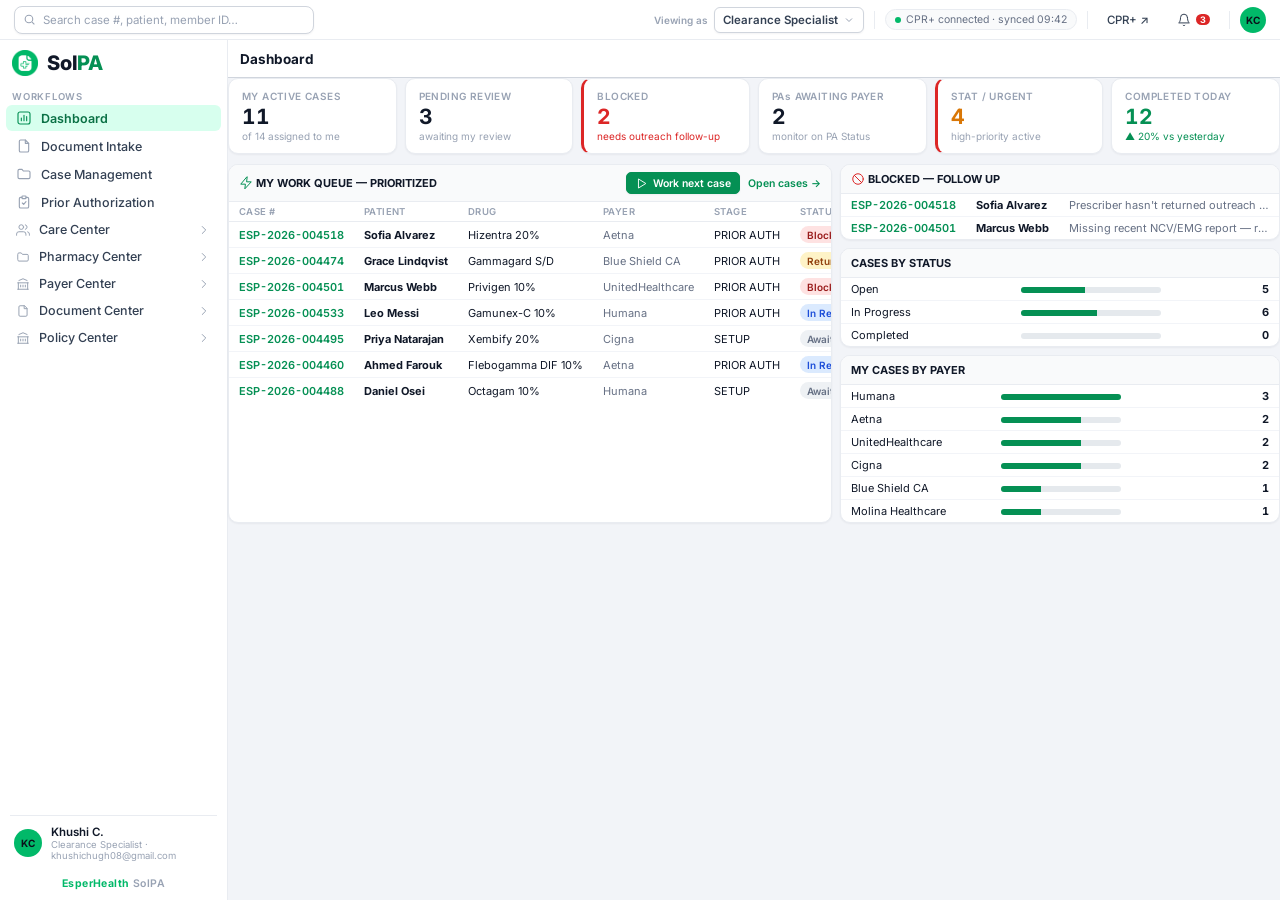
<file: index.html>
<!DOCTYPE html>
<html lang="en">
<head>
<meta charset="UTF-8" />
<meta http-equiv="refresh" content="0; url=modules/dashboard/dashboard.html" />
<title>SolPA</title>
</head>
<body>
  <p>Redirecting to <a href="modules/dashboard/dashboard.html">the dashboard</a>…</p>
</body>
</html>
</file>
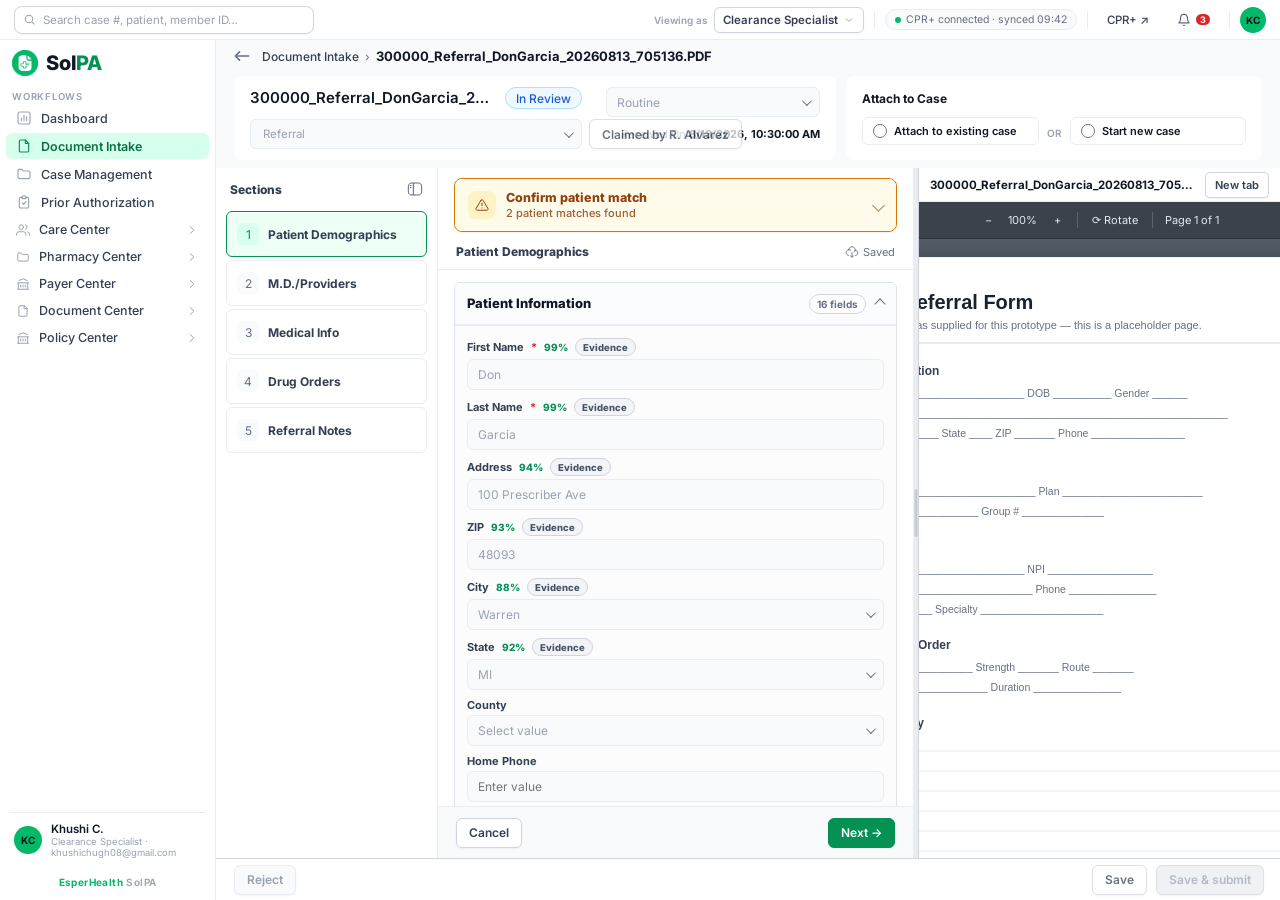
<file: document-detail.html>
<!DOCTYPE html>
<html lang="en">
<head>
<meta charset="UTF-8" />
<meta name="viewport" content="width=device-width, initial-scale=1.0" />
<title>Document Detail — SolPA by EsperHealth</title>
<link rel="preconnect" href="https://fonts.googleapis.com" />
<link rel="preconnect" href="https://fonts.gstatic.com" crossorigin />
<link href="https://fonts.googleapis.com/css2?family=Inter:wght@400;500;600;700;800&display=swap" rel="stylesheet" />
<link rel="stylesheet" href="css/v64-components.css" />
<link rel="stylesheet" href="css/tokens.css" />
<link rel="stylesheet" href="css/shell.css" />
<link rel="stylesheet" href="css/custom-select.css" />
<link rel="stylesheet" href="css/table.css" />
<link rel="stylesheet" href="css/left-section.css" />
<link rel="stylesheet" href="css/right-section.css" />
<link rel="stylesheet" href="css/forms.css" />
<link rel="stylesheet" href="css/document-detail.css" />
</head>
<body>
<div id="app">
  <div class="topbar">
    <div class="tb-gsearch">
      <svg class="ic" width="13" height="13" viewBox="0 0 24 24" fill="none" stroke="currentColor" stroke-width="2"><circle cx="11" cy="11" r="7"/><path d="M21 21l-4.3-4.3"/></svg>
      <input placeholder="Search case #, patient, member ID…" />
    </div>
    <div class="spacer"></div>
    <div class="viewing-as-wrap">
      <span class="viewing-as-label">Viewing as</span>
      <div class="viewing-as-dropdown">
        <button class="viewing-as-btn" id="viewingAsBtn" type="button">
          <span id="viewingAsText">Clearance Specialist</span>
          <svg width="12" height="12" viewBox="0 0 24 24" fill="none" stroke="currentColor" stroke-width="2"><path d="M6 9l6 6 6-6"/></svg>
        </button>
        <div class="viewing-as-menu" id="viewingAsMenu">
          <div class="viewing-as-item" data-role="clerk">
            <span data-ic="user"></span>
            Data Entry Clerk
          </div>
          <div class="viewing-as-item active" data-role="spec">
            <span data-ic="clipcheck"></span>
            Clearance Specialist
          </div>
          <div class="viewing-as-item" data-role="itadmin">
            <span data-ic="gear"></span>
            IT Admin
          </div>
          <div class="viewing-as-item" data-role="superadmin">
            <span data-ic="shield"></span>
            Super Admin
          </div>
          <div class="viewing-as-item" data-role="pam">
            <span data-ic="eye"></span>
            Patient Access Manager
          </div>
        </div>
      </div>
    </div>
    <div class="tb-sep"></div>
    <span class="syncpill"><span class="dotg"></span> CPR+ connected · synced 09:42</span>
    <div class="tb-sep"></div>
    <a class="tb-link" onclick="toast('Opening CPR+ in new window (simulated)')">CPR+ ↗</a>
    <a class="tb-link" title="Notifications" onclick="toast('3 unread notifications')"><span data-ic="bell"></span> <span style="font-size:9px;background:#DC2626;color:#fff;border-radius:7px;padding:0 4px;font-weight:700">3</span></a>
    <div class="tb-sep"></div>
    <div class="tb-avatar">KC</div>
  </div>

  <div class="frame">
    <aside class="sidenav" id="sidenav">
      <div class="sn-logo">
        <img class="sn-mark" src="assets/images/solpa_mark.png" alt="" /><span class="sn-wordmark"><span class="sol">Sol</span><span class="pa">PA</span></span>
      </div>
<div class="grp">Workflows</div>
      <a class="nav-item" data-view="dashboard" href="modules/dashboard/dashboard.html">
        <span data-ic="dash"></span><span class="t">Dashboard</span>
      </a>
      <a class="nav-item" data-view="intake" href="intake-requests.html">
        <span data-ic="file"></span><span class="t">Document Intake</span>
      </a>
      <a class="nav-item" data-view="cases" href="modules/case-management/case-management.html">
        <span data-ic="folder"></span><span class="t">Case Management</span>
      </a>
      <a class="nav-item" data-view="priorauth" href="modules/prior-authorization/prior-authorization.html">
        <span data-ic="clipcheck"></span><span class="t">Prior Authorization</span>
      </a>
<div class="nav-sub-h" data-sub="care"><span data-ic="users"></span><span class="t">Care Center</span><span class="chev" data-ic="chevdn"></span></div>
<div class="nav-sub-items" data-sub-items="care">
      <a class="nav-item" data-view="patients" href="modules/patients/patients.html">
        <span data-ic="user"></span><span class="t">Patients</span>
      </a>
      <a class="nav-item" data-view="contacts" href="modules/contacts/contacts.html">
        <span data-ic="users"></span><span class="t">Contacts</span>
      </a>
      <a class="nav-item" data-view="medications" href="modules/stub/stub.html?title=Medications&group=Care%20Center&view=medications">
        <span data-ic="clip"></span><span class="t">Medications</span>
      </a>
      <a class="nav-item" data-view="medicalinfo" href="modules/stub/stub.html?title=Medical%20Info&group=Care%20Center&view=medicalinfo">
        <span data-ic="file-text"></span><span class="t">Medical Info</span>
      </a>
      <a class="nav-item" data-view="diagnosis" href="modules/stub/stub.html?title=Diagnosis&group=Care%20Center&view=diagnosis">
        <span data-ic="clipcheck"></span><span class="t">Diagnosis</span>
      </a>
      <a class="nav-item" data-view="insurance" href="modules/stub/stub.html?title=Insurance&group=Care%20Center&view=insurance">
        <span data-ic="shield"></span><span class="t">Insurance</span>
      </a>
      <a class="nav-item" data-view="providers" href="modules/stub/stub.html?title=Providers&group=Care%20Center&view=providers">
        <span data-ic="users"></span><span class="t">Providers</span>
      </a>
</div>
<div class="nav-sub-h" data-sub="pharmacy"><span data-ic="folder"></span><span class="t">Pharmacy Center</span><span class="chev" data-ic="chevdn"></span></div>
<div class="nav-sub-items" data-sub-items="pharmacy">
      <a class="nav-item" data-view="phcases" href="modules/stub/stub.html?title=Cases&group=Pharmacy%20Center&view=phcases">
        <span data-ic="folder"></span><span class="t">Cases</span>
      </a>
      <a class="nav-item" data-view="prescriptions" href="modules/stub/stub.html?title=Prescriptions&group=Pharmacy%20Center&view=prescriptions">
        <span data-ic="file-text"></span><span class="t">Prescriptions</span>
      </a>
      <a class="nav-item" data-view="drugs" href="modules/stub/stub.html?title=Drugs&group=Pharmacy%20Center&view=drugs">
        <span data-ic="clip"></span><span class="t">Drugs</span>
      </a>
      <a class="nav-item" data-view="therapies" href="modules/stub/stub.html?title=Therapies&group=Pharmacy%20Center&view=therapies">
        <span data-ic="zap"></span><span class="t">Therapies</span>
      </a>
      <a class="nav-item" data-view="pa" href="modules/stub/stub.html?title=PA%20Requests&group=Pharmacy%20Center&view=pa">
        <span data-ic="clipcheck"></span><span class="t">PA Requests</span>
      </a>
      <a class="nav-item" data-view="appeals" href="modules/stub/stub.html?title=Appeals&group=Pharmacy%20Center&view=appeals">
        <span data-ic="send"></span><span class="t">Appeals</span>
      </a>
</div>
<div class="nav-sub-h" data-sub="payer"><span data-ic="bank"></span><span class="t">Payer Center</span><span class="chev" data-ic="chevdn"></span></div>
<div class="nav-sub-items" data-sub-items="payer">
      <a class="nav-item" data-view="payers" href="modules/stub/stub.html?title=Payers&group=Payer%20Center&view=payers">
        <span data-ic="bank"></span><span class="t">Payers</span>
      </a>
      <a class="nav-item" data-view="clearinghouses" href="modules/stub/stub.html?title=Clearing%20Houses&group=Payer%20Center&view=clearinghouses">
        <span data-ic="link"></span><span class="t">Clearing Houses</span>
      </a>
</div>
<div class="nav-sub-h" data-sub="doc"><span data-ic="file"></span><span class="t">Document Center</span><span class="chev" data-ic="chevdn"></span></div>
<div class="nav-sub-items" data-sub-items="doc">
      <a class="nav-item" data-view="documents" href="modules/stub/stub.html?title=Documents&group=Document%20Center&view=documents">
        <span data-ic="file"></span><span class="t">Documents</span>
      </a>
      <a class="nav-item" data-view="forms" href="modules/forms/forms.html">
        <span data-ic="file-text"></span><span class="t">Forms</span>
      </a>
</div>
<div class="nav-sub-h" data-sub="policy"><span data-ic="bank"></span><span class="t">Policy Center</span><span class="chev" data-ic="chevdn"></span></div>
<div class="nav-sub-items" data-sub-items="policy">
      <a class="nav-item" data-view="policies" href="modules/stub/stub.html?title=Policies&group=Policy%20Center&view=policies">
        <span data-ic="file-text"></span><span class="t">Policies</span>
      </a>
      <a class="nav-item" data-view="policyrules" href="modules/stub/stub.html?title=Policy%20Rules&group=Policy%20Center&view=policyrules">
        <span data-ic="clipcheck"></span><span class="t">Policy Rules</span>
      </a>
</div>
<div class="nav-sub-h" data-sub="agentlogs"><span data-ic="dots"></span><span class="t">Agent Logs</span><span class="chev" data-ic="chevdn"></span></div>
<div class="nav-sub-items" data-sub-items="agentlogs">
      <a class="nav-item" data-view="precog" href="modules/stub/stub.html?title=Precog&group=Agent%20Logs&view=precog">
        <span data-ic="eye"></span><span class="t">Precog</span>
      </a>
      <a class="nav-item" data-view="fabrix" href="modules/stub/stub.html?title=Fabrix&group=Agent%20Logs&view=fabrix">
        <span data-ic="settings"></span><span class="t">Fabrix</span>
      </a>
      <a class="nav-item" data-view="agents" href="modules/stub/stub.html?title=Agents&group=Agent%20Logs&view=agents">
        <span data-ic="zap"></span><span class="t">Agents</span>
      </a>
</div>
<div class="nav-sub-h" data-sub="config"><span data-ic="gear"></span><span class="t">Configurations</span><span class="chev" data-ic="chevdn"></span></div>
<div class="nav-sub-items" data-sub-items="config">
      <a class="nav-item" data-view="chconfig" href="modules/stub/stub.html?title=Clearing%20House%20Config&group=Configurations&view=chconfig">
        <span data-ic="link"></span><span class="t">Clearing House Config</span>
      </a>
      <a class="nav-item" data-view="payerconfig" href="modules/stub/stub.html?title=Payer%20Config&group=Configurations&view=payerconfig">
        <span data-ic="bank"></span><span class="t">Payer Config</span>
      </a>
</div>
<div class="nav-sub-h" data-sub="access"><span data-ic="shield"></span><span class="t">Access Control</span><span class="chev" data-ic="chevdn"></span></div>
<div class="nav-sub-items" data-sub-items="access">
      <a class="nav-item" data-view="users" href="modules/users/users.html">
        <span data-ic="users"></span><span class="t">Users</span>
      </a>
      <a class="nav-item" data-view="roles" href="modules/roles/roles.html">
        <span data-ic="user"></span><span class="t">Roles</span>
      </a>
      <a class="nav-item" data-view="permissions" href="modules/stub/stub.html?title=Permissions&group=Access%20Control&view=permissions">
        <span data-ic="clipcheck"></span><span class="t">Permissions</span>
      </a>
      <a class="nav-item" data-view="positions" href="modules/stub/stub.html?title=Positions&group=Access%20Control&view=positions">
        <span data-ic="folder"></span><span class="t">Positions</span>
      </a>
</div>
      <div class="flexfill"></div>
      <div class="sn-user" id="snUser">
        <div class="avatar" id="snAvatar">KC</div>
        <div><div class="un" id="snName">Khushi C.</div><div class="ur" id="snRole">Clearance Specialist · khushichugh08@gmail.com</div></div>
      </div>
      <div class="foot"><b>EsperHealth</b> SolPA</div>
    </aside>

    <div class="main">
      <section class="document-detail-page">
        <header class="crumb-bar">
          <button class="back-btn" id="crumbBackBtn" aria-label="Back to intake">
            <img src="assets/icons/arrow-left-02-sharp.svg" width="20" height="20" alt="" />
          </button>
          <nav class="crumbs" aria-label="Breadcrumb">
            <button type="button" id="backBtn">Document Intake</button>
            <span>&rsaquo;</span>
            <strong id="crumbDocName"></strong>
          </nav>
        </header>

        <section class="summary-band">
          <article class="summary-card document-card">
            <div class="doc-main">
              <div class="doc-head">
                <h2 id="docName"></h2>
                <span class="ui-badge status-badge" id="statusBadge"></span>
              </div>
              <div class="doc-row">
                <div class="doc-type-select" id="docTypeSelect"></div>
                <button type="button" class="btn" id="claimBtn" style="display:none"></button>
              </div>
            </div>
            <div class="doc-side">
              <div class="routine-select" id="prioritySelect"></div>
              <div class="doc-meta"><span class="meta-item">Received On <strong id="receivedAt"></strong></span></div>
            </div>
          </article>

          <article class="summary-card attach-card" id="attachCard"></article>
        </section>

        <div class="reclassify-banner" id="readOnlyBanner" style="display:none;margin:0 20px 10px"></div>

        <main class="review-workspace">
          <aside class="section-rail" id="sectionRail">
            <div class="section-rail-inner">
              <div class="sr-header-row"><h2>Sections</h2>
                <button class="sr-collapse-btn" id="railCollapseBtn" aria-label="Toggle sidebar">
                  <img src="assets/icons/sidebar-left.svg" width="16" height="16" alt="" />
                </button>
              </div>
              <div id="sectionItems"></div>
            </div>
          </aside>

          <div class="form-column">
            <div class="match-region" id="matchRegion"></div>

            <section class="form-panel">
              <div class="form-head">
                <h3 id="formSectionTitle"></h3>
                <button type="button" class="add-drug-btn" id="addDrugBtn" style="display:none">+ Add Drug</button>
                <button type="button" class="add-drug-btn" id="addProviderBtn" style="display:none">Add Provider</button>
                <span class="saved"><img src="assets/icons/cloud-download.svg" width="14" height="14" alt="" /> Saved</span>
              </div>
              <form class="dynamic-form" id="dynamicForm" onsubmit="return false"></form>
            </section>

            <div class="section-actions">
              <button class="btn" type="button" id="cancelBtn">Cancel</button>
              <span class="section-actions-spacer"></span>
              <button class="btn primary" type="button" id="nextBtn">Next →</button>
            </div>
          </div>

          <div class="preview-resizer" title="Drag to resize panels"></div>

          <aside class="preview-panel-wrap">
            <div class="preview-panel">
              <div class="preview-bar"><strong id="previewDocName">Document preview</strong>
                <button class="btn xs" type="button" onclick="toast('Opening in new tab (simulated)')">New tab</button>
              </div>
              <div class="preview-body">
                <div class="pdf-toolbar">
                  <button type="button" id="zoomOutBtn">−</button>
                  <span class="pv-page-label" id="zoomLabel">100%</span>
                  <button type="button" id="zoomInBtn">+</button>
                  <span class="pv-sep"></span>
                  <button type="button" id="rotateBtn">⟳ Rotate</button>
                  <span class="pv-sep"></span>
                  <span class="pv-page-label">Page 1 of 1</span>
                </div>
                <div class="pdf-canvas-wrap">
                  <div class="pdf-page" id="pdfPage">
                    <img src="assets/images/document-preview-placeholder.svg" alt="Document preview placeholder" />
                    <div class="pdf-evidence-highlight" id="pdfHighlight" style="display:none"></div>
                  </div>
                </div>
              </div>
            </div>
          </aside>
        </main>

        <footer class="action-bar">
          <button class="btn danger" type="button" id="rejectOpenBtn">Reject</button>
          <span></span>
          <button class="btn" type="button" id="saveDraftBtn">Save</button>
          <button class="btn primary submit-btn" type="button" id="saveSubmitBtn">Save &amp; submit</button>
        </footer>

        <!-- Reclassify (Update Document Type) modal -->
        <div class="reclassify-overlay" id="reclassifyOverlay" style="display:none">
          <div class="reclassify-modal" role="dialog" aria-modal="true">
            <div class="reclassify-head"><h3>Update Document Type</h3>
              <button type="button" class="reclassify-close" id="reclassifyCloseBtn" aria-label="Close">&times;</button>
            </div>
            <div class="reclassify-body">
              <div class="reclassify-banner">Changing from <b id="reclassifyFrom"></b> → <b id="reclassifyTo"></b></div>
              <div class="reclassify-field"><label>Reason <span class="req">*</span></label><div id="reclassifyReasonSelect"></div></div>
              <div class="reclassify-field"><label>Notes <span class="req">*</span></label><textarea rows="3" placeholder="Describe why this document is being reclassified…"></textarea></div>
            </div>
            <div class="reclassify-foot">
              <button class="btn" type="button" id="reclassifyCancelBtn">Cancel</button>
              <button class="btn primary" type="button" id="reclassifyConfirmBtn">Save</button>
            </div>
          </div>
        </div>

        <!-- Reject modal -->
        <div class="reclassify-overlay" id="rejectOverlay" style="display:none">
          <div class="reclassify-modal" role="dialog" aria-modal="true">
            <div class="reclassify-head"><h3>Reject</h3>
              <button type="button" class="reclassify-close" id="rejectCloseBtn" aria-label="Close">&times;</button>
            </div>
            <div class="reclassify-body">
              <p class="reject-lead"><b id="rejectDocName"></b> will be moved to the Rejected list. It stays in the system and can be reverted anytime.</p>
              <div class="reclassify-field"><label>Reason <span class="req">*</span></label><div id="rejectReasonSelect"></div></div>
              <div class="reclassify-field"><label>Note</label><textarea rows="3" placeholder="Optional note…"></textarea></div>
            </div>
            <div class="reclassify-foot">
              <button class="btn" type="button" id="rejectCancelBtn">Cancel</button>
              <button class="btn danger reject-confirm-btn" type="button" id="rejectConfirmBtn">Reject</button>
            </div>
          </div>
        </div>

        <!-- Save & submit confirmation — informational only, shows the patient's MRN -->
        <div class="reclassify-overlay" id="submitConfirmOverlay" style="display:none">
          <div class="reclassify-modal" role="dialog" aria-modal="true">
            <div class="reclassify-head"><h3>Submitted</h3>
              <button type="button" class="reclassify-close" id="submitConfirmCloseBtn" aria-label="Close">&times;</button>
            </div>
            <div class="reclassify-body">
              <p class="reject-lead">Submitted successfully. Patient MRN for reference:</p>
              <div class="reclassify-field"><div class="patient-view-value" id="submitConfirmMrn" style="font-weight:700;letter-spacing:.3px"></div></div>
            </div>
            <div class="reclassify-foot">
              <span></span>
              <button class="btn primary" type="button" id="submitConfirmDoneBtn">Done</button>
            </div>
          </div>
        </div>

        <!-- Claim-gate modal (shown when an unclaimed doc's fields are clicked) -->
        <div class="reclassify-overlay" id="claimGateOverlay" style="display:none">
          <div class="reclassify-modal" role="dialog" aria-modal="true">
            <div class="reclassify-head"><h3>Claim Document</h3>
              <button type="button" class="reclassify-close" id="claimGateCloseBtn" aria-label="Close">&times;</button>
            </div>
            <div class="reclassify-body">
              <p class="reject-lead">This document is unclaimed. Claim it to start editing — it'll be assigned to you and locked to other clerks until you finish.</p>
            </div>
            <div class="reclassify-foot">
              <button class="btn" type="button" id="claimGateCancelBtn">Cancel</button>
              <button class="btn primary" type="button" id="claimGateConfirmBtn">Claim &amp; Edit</button>
            </div>
          </div>
        </div>

        <!-- Unclaim (Patient Access Manager) modal -->
        <div class="reclassify-overlay" id="unclaimOverlay" style="display:none">
          <div class="reclassify-modal" role="dialog" aria-modal="true">
            <div class="reclassify-head"><h3>Unclaim Document</h3>
              <button type="button" class="reclassify-close" id="unclaimCloseBtn" aria-label="Close">&times;</button>
            </div>
            <div class="reclassify-body">
              <p class="reject-lead">This document is currently claimed by <b id="unclaimOwnerName"></b>. Unclaiming it will return the status to <b>Pending Review</b> and make it available for another Data Entry Clerk to claim.</p>
            </div>
            <div class="reclassify-foot">
              <button class="btn" type="button" id="unclaimCancelBtn">Cancel</button>
              <button class="btn danger" type="button" id="unclaimConfirmBtn">Unclaim</button>
            </div>
          </div>
        </div>

        <!-- Contacts Management / Referral Source lookup popup -->
        <div class="reclassify-overlay" id="contactsOverlay" style="display:none">
          <div class="reclassify-modal wide" role="dialog" aria-modal="true">
            <div class="reclassify-head">
              <div style="display:flex;align-items:center;gap:10px;min-width:0">
                <button type="button" class="contacts-back-icon-btn" id="contactsBackIconBtn" aria-label="Back to list" style="display:none">
                  <svg width="16" height="16" viewBox="0 0 24 24" fill="none" stroke="currentColor" stroke-width="2" stroke-linecap="round" stroke-linejoin="round"><path d="M19 12H5M12 19l-7-7 7-7"/></svg>
                </button>
                <h3 id="contactsModalTitle">Referral Source</h3>
              </div>
              <button type="button" class="reclassify-close" id="contactsCloseBtn" aria-label="Close">&times;</button>
            </div>
            <div class="reclassify-body" id="contactsModalBody"></div>
            <div class="reclassify-foot" id="contactsModalFoot" style="display:none"></div>
          </div>
        </div>

        <!-- Delete contact confirm -->
        <div class="reclassify-overlay" id="deleteContactOverlay" style="display:none">
          <div class="reclassify-modal" role="dialog" aria-modal="true">
            <div class="reclassify-head"><h3>Delete Contact</h3>
              <button type="button" class="reclassify-close" id="deleteContactCloseBtn" aria-label="Close">&times;</button>
            </div>
            <div class="reclassify-body">
              <p class="reject-lead">Delete <b id="deleteContactName"></b>? This cannot be undone.</p>
            </div>
            <div class="reclassify-foot">
              <button class="btn" type="button" id="deleteContactCancelBtn">Cancel</button>
              <button class="btn danger" type="button" id="deleteContactConfirmBtn">Delete</button>
            </div>
          </div>
        </div>

        <!-- Attach-to-case side panel -->
        <div class="side-panel-overlay" id="sidePanelOverlay" style="display:none">
          <div class="side-panel" role="dialog" aria-modal="true">
            <div class="sp-header">
              <div class="sp-title-row"><strong>Attach to Case</strong><span class="ui-badge theme-gray sp-count-badge" id="spCount"></span></div>
              <button type="button" class="sp-close" id="sidePanelCloseBtn" aria-label="Close">&times;</button>
            </div>
            <div class="sp-body" id="sidePanelBody"></div>
            <div class="sp-foot">
              <button class="btn" type="button" id="sidePanelStartNewBtn">Start new case</button>
              <div class="sp-foot-right">
                <button class="btn" type="button" id="sidePanelCancelBtn">Cancel</button>
                <button class="btn primary" type="button" id="sidePanelAttachBtn" disabled>Attach</button>
              </div>
            </div>
          </div>
        </div>
      </section>
    </div>
  </div>
</div>

<script src="js/custom-select.js"></script>
<script src="js/icons.js"></script>
<script src="js/shell.js"></script>
<script src="js/claims.js"></script>
<script src="js/audit.js"></script>
<script src="data/dummy-documents.js"></script>
<script src="data/intake-form-schema.js"></script>
<script src="data/contacts.js"></script>
<script src="data/providers-data.js"></script>
<script src="js/document-detail.js"></script>

<div class="reclassify-overlay" id="providerSearchOverlay" style="display:none">
  <div class="reclassify-modal wide" role="dialog" aria-modal="true">
    <div class="reclassify-head">
      <div style="display:flex;align-items:center;gap:10px;min-width:0">
        <button type="button" class="contacts-back-icon-btn" id="providerSearchBackBtn" aria-label="Back to list" style="display:none">
          <svg width="16" height="16" viewBox="0 0 24 24" fill="none" stroke="currentColor" stroke-width="2" stroke-linecap="round" stroke-linejoin="round"><path d="M19 12H5M12 19l-7-7 7-7"/></svg>
        </button>
        <h3 id="providerSearchTitle">Find Provider</h3>
      </div>
      <button type="button" class="reclassify-close" id="providerSearchCloseBtn" aria-label="Close">&times;</button>
    </div>
    <div class="reclassify-body" id="providerSearchBody"></div>
    <div class="reclassify-foot" id="providerSearchFoot" style="display:none"></div>
  </div>
</div>
</body>
</html>
</file>
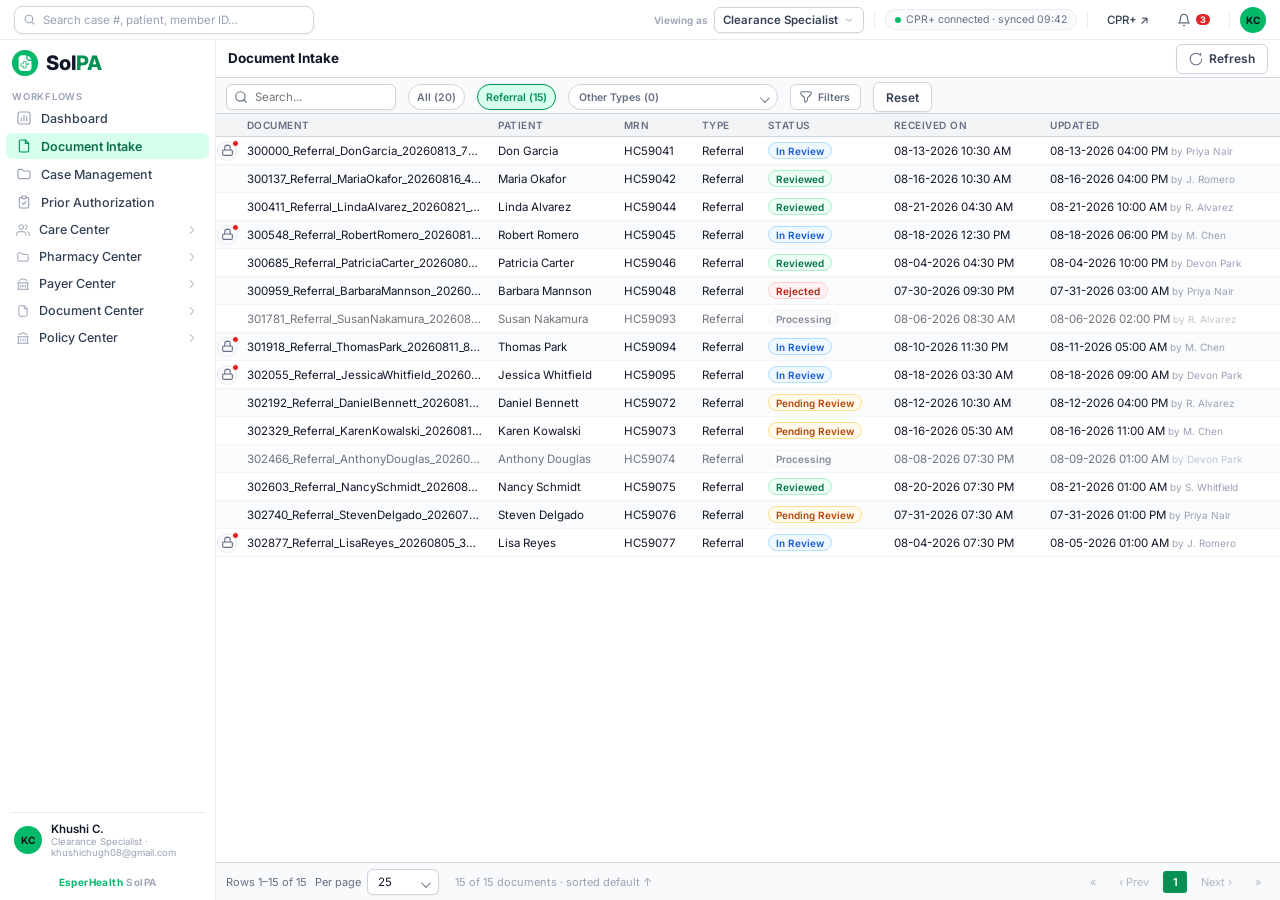
<file: intake-requests.html>
<!DOCTYPE html>
<html lang="en">
<head>
<meta charset="UTF-8" />
<meta name="viewport" content="width=device-width, initial-scale=1.0" />
<title>Document Intake — SolPA by EsperHealth</title>
<link rel="preconnect" href="https://fonts.googleapis.com" />
<link rel="preconnect" href="https://fonts.gstatic.com" crossorigin />
<link href="https://fonts.googleapis.com/css2?family=Inter:wght@400;500;600;700;800&display=swap" rel="stylesheet" />
<link rel="stylesheet" href="css/v64-components.css" />
<link rel="stylesheet" href="css/tokens.css" />
<link rel="stylesheet" href="css/shell.css" />
<link rel="stylesheet" href="css/custom-select.css" />
<link rel="stylesheet" href="css/table.css" />
</head>
<body>
<div id="app">
  <div class="topbar">
    <div class="tb-gsearch">
      <svg class="ic" width="13" height="13" viewBox="0 0 24 24" fill="none" stroke="currentColor" stroke-width="2"><circle cx="11" cy="11" r="7"/><path d="M21 21l-4.3-4.3"/></svg>
      <input placeholder="Search case #, patient, member ID…" />
    </div>
    <div class="spacer"></div>
    <div class="viewing-as-wrap">
      <span class="viewing-as-label">Viewing as</span>
      <div class="viewing-as-dropdown">
        <button class="viewing-as-btn" id="viewingAsBtn" type="button">
          <span id="viewingAsText">Clearance Specialist</span>
          <svg width="12" height="12" viewBox="0 0 24 24" fill="none" stroke="currentColor" stroke-width="2"><path d="M6 9l6 6 6-6"/></svg>
        </button>
        <div class="viewing-as-menu" id="viewingAsMenu">
          <div class="viewing-as-item" data-role="clerk">
            <span data-ic="user"></span>
            Data Entry Clerk
          </div>
          <div class="viewing-as-item active" data-role="spec">
            <span data-ic="clipcheck"></span>
            Clearance Specialist
          </div>
          <div class="viewing-as-item" data-role="itadmin">
            <span data-ic="gear"></span>
            IT Admin
          </div>
          <div class="viewing-as-item" data-role="superadmin">
            <span data-ic="shield"></span>
            Super Admin
          </div>
          <div class="viewing-as-item" data-role="pam">
            <span data-ic="eye"></span>
            Patient Access Manager
          </div>
        </div>
      </div>
    </div>
    <div class="tb-sep"></div>
    <span class="syncpill"><span class="dotg"></span> CPR+ connected · synced 09:42</span>
    <div class="tb-sep"></div>
    <a class="tb-link" onclick="toast('Opening CPR+ in new window (simulated)')">CPR+ ↗</a>
    <a class="tb-link" title="Notifications" onclick="toast('3 unread notifications')"><span data-ic="bell"></span> <span style="font-size:9px;background:#DC2626;color:#fff;border-radius:7px;padding:0 4px;font-weight:700">3</span></a>
    <div class="tb-sep"></div>
    <div class="tb-avatar">KC</div>
  </div>

  <div class="frame">
    <aside class="sidenav" id="sidenav">
      <div class="sn-logo">
        <img class="sn-mark" src="assets/images/solpa_mark.png" alt="" /><span class="sn-wordmark"><span class="sol">Sol</span><span class="pa">PA</span></span>
      </div>
<div class="grp">Workflows</div>
      <a class="nav-item" data-view="dashboard" href="modules/dashboard/dashboard.html">
        <span data-ic="dash"></span><span class="t">Dashboard</span>
      </a>
      <a class="nav-item" data-view="intake" href="intake-requests.html">
        <span data-ic="file"></span><span class="t">Document Intake</span>
      </a>
      <a class="nav-item" data-view="cases" href="modules/case-management/case-management.html">
        <span data-ic="folder"></span><span class="t">Case Management</span>
      </a>
      <a class="nav-item" data-view="priorauth" href="modules/prior-authorization/prior-authorization.html">
        <span data-ic="clipcheck"></span><span class="t">Prior Authorization</span>
      </a>
<div class="nav-sub-h" data-sub="care"><span data-ic="users"></span><span class="t">Care Center</span><span class="chev" data-ic="chevdn"></span></div>
<div class="nav-sub-items" data-sub-items="care">
      <a class="nav-item" data-view="patients" href="modules/patients/patients.html">
        <span data-ic="user"></span><span class="t">Patients</span>
      </a>
      <a class="nav-item" data-view="contacts" href="modules/contacts/contacts.html">
        <span data-ic="users"></span><span class="t">Contacts</span>
      </a>
      <a class="nav-item" data-view="medications" href="modules/stub/stub.html?title=Medications&group=Care%20Center&view=medications">
        <span data-ic="clip"></span><span class="t">Medications</span>
      </a>
      <a class="nav-item" data-view="medicalinfo" href="modules/stub/stub.html?title=Medical%20Info&group=Care%20Center&view=medicalinfo">
        <span data-ic="file-text"></span><span class="t">Medical Info</span>
      </a>
      <a class="nav-item" data-view="diagnosis" href="modules/stub/stub.html?title=Diagnosis&group=Care%20Center&view=diagnosis">
        <span data-ic="clipcheck"></span><span class="t">Diagnosis</span>
      </a>
      <a class="nav-item" data-view="insurance" href="modules/stub/stub.html?title=Insurance&group=Care%20Center&view=insurance">
        <span data-ic="shield"></span><span class="t">Insurance</span>
      </a>
      <a class="nav-item" data-view="providers" href="modules/stub/stub.html?title=Providers&group=Care%20Center&view=providers">
        <span data-ic="users"></span><span class="t">Providers</span>
      </a>
</div>
<div class="nav-sub-h" data-sub="pharmacy"><span data-ic="folder"></span><span class="t">Pharmacy Center</span><span class="chev" data-ic="chevdn"></span></div>
<div class="nav-sub-items" data-sub-items="pharmacy">
      <a class="nav-item" data-view="phcases" href="modules/stub/stub.html?title=Cases&group=Pharmacy%20Center&view=phcases">
        <span data-ic="folder"></span><span class="t">Cases</span>
      </a>
      <a class="nav-item" data-view="prescriptions" href="modules/stub/stub.html?title=Prescriptions&group=Pharmacy%20Center&view=prescriptions">
        <span data-ic="file-text"></span><span class="t">Prescriptions</span>
      </a>
      <a class="nav-item" data-view="drugs" href="modules/stub/stub.html?title=Drugs&group=Pharmacy%20Center&view=drugs">
        <span data-ic="clip"></span><span class="t">Drugs</span>
      </a>
      <a class="nav-item" data-view="therapies" href="modules/stub/stub.html?title=Therapies&group=Pharmacy%20Center&view=therapies">
        <span data-ic="zap"></span><span class="t">Therapies</span>
      </a>
      <a class="nav-item" data-view="pa" href="modules/stub/stub.html?title=PA%20Requests&group=Pharmacy%20Center&view=pa">
        <span data-ic="clipcheck"></span><span class="t">PA Requests</span>
      </a>
      <a class="nav-item" data-view="appeals" href="modules/stub/stub.html?title=Appeals&group=Pharmacy%20Center&view=appeals">
        <span data-ic="send"></span><span class="t">Appeals</span>
      </a>
</div>
<div class="nav-sub-h" data-sub="payer"><span data-ic="bank"></span><span class="t">Payer Center</span><span class="chev" data-ic="chevdn"></span></div>
<div class="nav-sub-items" data-sub-items="payer">
      <a class="nav-item" data-view="payers" href="modules/stub/stub.html?title=Payers&group=Payer%20Center&view=payers">
        <span data-ic="bank"></span><span class="t">Payers</span>
      </a>
      <a class="nav-item" data-view="clearinghouses" href="modules/stub/stub.html?title=Clearing%20Houses&group=Payer%20Center&view=clearinghouses">
        <span data-ic="link"></span><span class="t">Clearing Houses</span>
      </a>
</div>
<div class="nav-sub-h" data-sub="doc"><span data-ic="file"></span><span class="t">Document Center</span><span class="chev" data-ic="chevdn"></span></div>
<div class="nav-sub-items" data-sub-items="doc">
      <a class="nav-item" data-view="documents" href="modules/stub/stub.html?title=Documents&group=Document%20Center&view=documents">
        <span data-ic="file"></span><span class="t">Documents</span>
      </a>
      <a class="nav-item" data-view="forms" href="modules/forms/forms.html">
        <span data-ic="file-text"></span><span class="t">Forms</span>
      </a>
</div>
<div class="nav-sub-h" data-sub="policy"><span data-ic="bank"></span><span class="t">Policy Center</span><span class="chev" data-ic="chevdn"></span></div>
<div class="nav-sub-items" data-sub-items="policy">
      <a class="nav-item" data-view="policies" href="modules/stub/stub.html?title=Policies&group=Policy%20Center&view=policies">
        <span data-ic="file-text"></span><span class="t">Policies</span>
      </a>
      <a class="nav-item" data-view="policyrules" href="modules/stub/stub.html?title=Policy%20Rules&group=Policy%20Center&view=policyrules">
        <span data-ic="clipcheck"></span><span class="t">Policy Rules</span>
      </a>
</div>
<div class="nav-sub-h" data-sub="agentlogs"><span data-ic="dots"></span><span class="t">Agent Logs</span><span class="chev" data-ic="chevdn"></span></div>
<div class="nav-sub-items" data-sub-items="agentlogs">
      <a class="nav-item" data-view="precog" href="modules/stub/stub.html?title=Precog&group=Agent%20Logs&view=precog">
        <span data-ic="eye"></span><span class="t">Precog</span>
      </a>
      <a class="nav-item" data-view="fabrix" href="modules/stub/stub.html?title=Fabrix&group=Agent%20Logs&view=fabrix">
        <span data-ic="settings"></span><span class="t">Fabrix</span>
      </a>
      <a class="nav-item" data-view="agents" href="modules/stub/stub.html?title=Agents&group=Agent%20Logs&view=agents">
        <span data-ic="zap"></span><span class="t">Agents</span>
      </a>
</div>
<div class="nav-sub-h" data-sub="config"><span data-ic="gear"></span><span class="t">Configurations</span><span class="chev" data-ic="chevdn"></span></div>
<div class="nav-sub-items" data-sub-items="config">
      <a class="nav-item" data-view="chconfig" href="modules/stub/stub.html?title=Clearing%20House%20Config&group=Configurations&view=chconfig">
        <span data-ic="link"></span><span class="t">Clearing House Config</span>
      </a>
      <a class="nav-item" data-view="payerconfig" href="modules/stub/stub.html?title=Payer%20Config&group=Configurations&view=payerconfig">
        <span data-ic="bank"></span><span class="t">Payer Config</span>
      </a>
</div>
<div class="nav-sub-h" data-sub="access"><span data-ic="shield"></span><span class="t">Access Control</span><span class="chev" data-ic="chevdn"></span></div>
<div class="nav-sub-items" data-sub-items="access">
      <a class="nav-item" data-view="users" href="modules/users/users.html">
        <span data-ic="users"></span><span class="t">Users</span>
      </a>
      <a class="nav-item" data-view="roles" href="modules/roles/roles.html">
        <span data-ic="user"></span><span class="t">Roles</span>
      </a>
      <a class="nav-item" data-view="permissions" href="modules/stub/stub.html?title=Permissions&group=Access%20Control&view=permissions">
        <span data-ic="clipcheck"></span><span class="t">Permissions</span>
      </a>
      <a class="nav-item" data-view="positions" href="modules/stub/stub.html?title=Positions&group=Access%20Control&view=positions">
        <span data-ic="folder"></span><span class="t">Positions</span>
      </a>
</div>
      <div class="flexfill"></div>
      <div class="sn-user" id="snUser">
        <div class="avatar" id="snAvatar">KC</div>
        <div><div class="un" id="snName">Khushi C.</div><div class="ur" id="snRole">Clearance Specialist · khushichugh08@gmail.com</div></div>
      </div>
      <div class="foot"><b>EsperHealth</b> SolPA</div>
    </aside>

    <div class="main">
      <section class="dynamic-table-shell">
        <header class="pagehead">
          <h1>Document Intake</h1>
          <div class="spacer"></div>
          <button class="btn" id="refreshBtn" type="button">
            <img src="assets/icons/refresh.svg" alt="" width="14" height="14" /> Refresh
          </button>
        </header>

        <div class="toolbar">
          <div class="search-wrap">
            <img class="search-icon" src="assets/icons/search-md.svg" alt="" />
            <input class="tb-input" id="searchInput" type="search" placeholder="Search..." />
          </div>
          <div class="chips">
            <button class="chip" type="button" id="chipAll">All (0)</button>
            <button class="chip" type="button" id="chipRef">Referral (0)</button>
          </div>
          <div class="other-type-select" id="otherTypeWrap">
            <div id="otherTypeSelect"></div>
          </div>
          <button class="filter-btn" type="button" id="filterBtn">
            <img src="assets/icons/filter 1.svg" alt="" width="14" height="14" />
            Filters
            <span class="fcnt" id="filterCount" style="display:none">0</span>
          </button>
          <button class="btn" type="button" id="resetBtn">Reset</button>
          <div class="spacer"></div>
        </div>

        <div class="filter-panel" id="filterPanel" style="display:none">
          <span class="filter-label">Filter by</span>
          <input class="tb-input filter-input patient-filter" id="patientFilterInput" type="search" placeholder="Patient name..." />
          <div class="filter-input status-filter" id="statusSelect"></div>
          <div class="filter-input doc-age-filter" id="ageSelect"></div>
          <div class="doc-age-custom" id="docAgeCustom" style="display:none">
            <input class="tb-input doc-age-date" id="docAgeStart" type="date" aria-label="Document age start date" />
            <span class="doc-age-sep">–</span>
            <input class="tb-input doc-age-date" id="docAgeEnd" type="date" aria-label="Document age end date" />
          </div>
        </div>

        <div class="gridwrap">
          <table class="grid" id="gridTable">
            <thead>
              <tr>
                <th style="max-width:32px"></th>
                <th style="max-width:280px">DOCUMENT</th>
                <th style="max-width:160px">PATIENT</th>
                <th style="max-width:110px">MRN</th>
                <th style="max-width:190px">TYPE</th>
                <th style="max-width:160px">STATUS</th>
                <th style="max-width:130px">RECEIVED ON</th>
                <th style="max-width:170px">UPDATED</th>
              </tr>
            </thead>
            <tbody id="gridBody"></tbody>
          </table>
          <div class="empty" id="gridEmpty" style="display:none">
            <img class="empty-illustration" src="assets/icons/no-data.svg" alt="" />
            <span class="empty-text">No intake documents found</span>
          </div>
        </div>

        <footer class="pager">
          <span id="rowsLabel">Rows 0 of 0</span>
          <label>
            Per page
            <div class="page-size" id="pageSizeSelect"></div>
          </label>
          <span id="metaText" style="margin-left:8px;color:var(--t4)"></span>
          <div class="spacer"></div>
          <button class="pg" type="button" id="pgFirst">«</button>
          <button class="pg" type="button" id="pgPrev">‹ Prev</button>
          <div id="pagerNumbers" style="display:flex;gap:2px"></div>
          <button class="pg" type="button" id="pgNext">Next ›</button>
          <button class="pg" type="button" id="pgLast">»</button>
        </footer>
      </section>
    </div>
  </div>
</div>

<script src="js/custom-select.js"></script>
<script src="js/icons.js"></script>
<script src="js/shell.js"></script>
<script src="js/claims.js"></script>
<script src="js/audit.js"></script>
<script src="data/dummy-documents.js"></script>
<script src="js/intake-requests.js"></script>
</body>
</html>
</file>
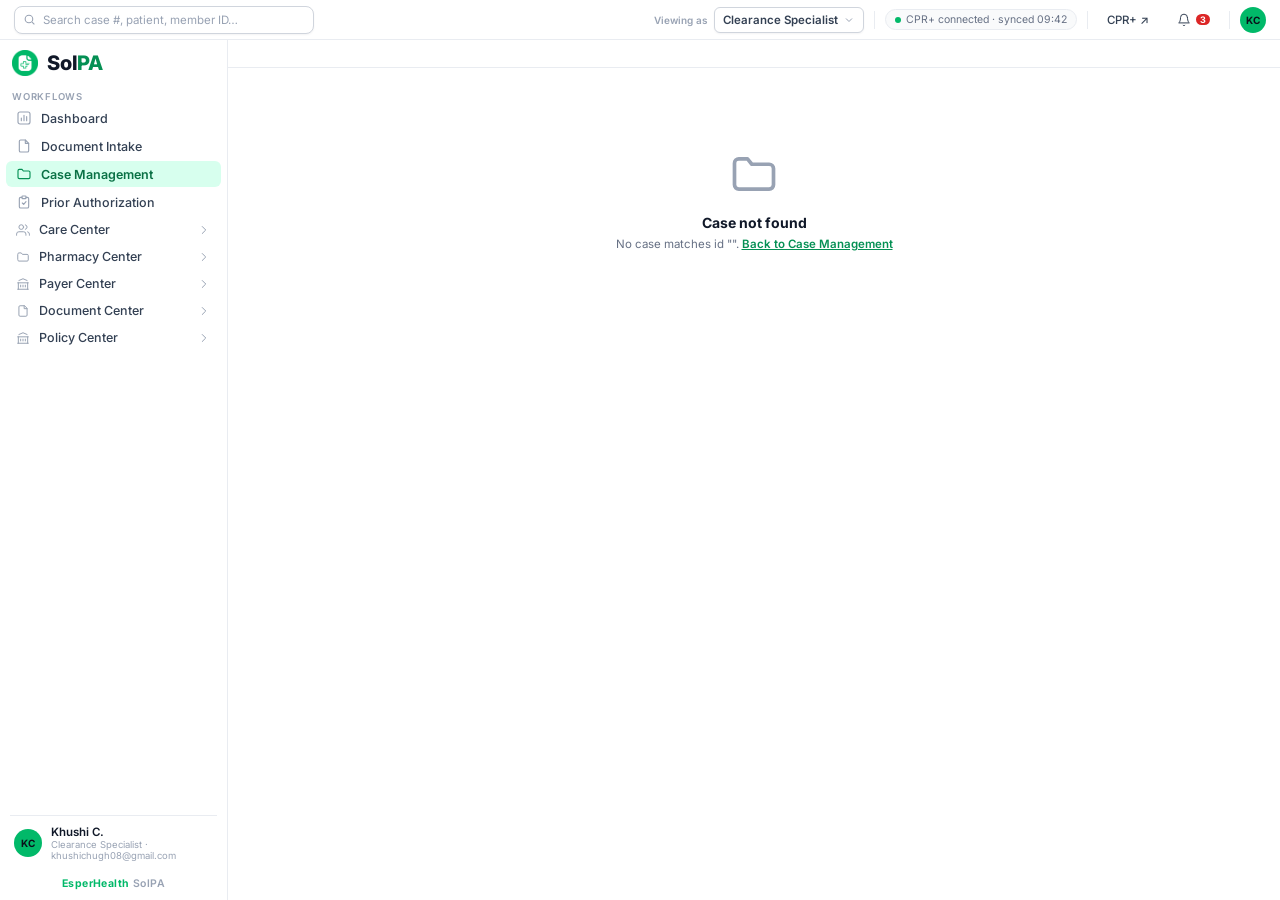
<file: modules/case-management/case-detail.html>
<!DOCTYPE html>
<html lang="en">
<head>
<meta charset="UTF-8" />
<meta name="viewport" content="width=device-width, initial-scale=1.0" />
<title>Case Detail</title>
<link rel="preconnect" href="https://fonts.googleapis.com" />
<link rel="preconnect" href="https://fonts.gstatic.com" crossorigin />
<link href="https://fonts.googleapis.com/css2?family=Inter:wght@400;500;600;700;800&display=swap" rel="stylesheet" />
<link rel="stylesheet" href="../../css/tokens.css" />
<link rel="stylesheet" href="../../css/shell.css" />
<link rel="stylesheet" href="../../css/v64-components.css" />
<link rel="stylesheet" href="../../css/custom-select.css" />
<link rel="stylesheet" href="../../css/right-section.css" />
<link rel="stylesheet" href="case-detail.css" />
</head>
<body>
<div id="app">
  <div class="topbar">
    <div class="tb-gsearch">
      <svg class="ic" width="13" height="13" viewBox="0 0 24 24" fill="none" stroke="currentColor" stroke-width="2"><circle cx="11" cy="11" r="7"/><path d="M21 21l-4.3-4.3"/></svg>
      <input placeholder="Search case #, patient, member ID…" />
    </div>
    <div class="spacer"></div>
    <div class="viewing-as-wrap">
      <span class="viewing-as-label">Viewing as</span>
      <div class="viewing-as-dropdown">
        <button class="viewing-as-btn" id="viewingAsBtn" type="button">
          <span id="viewingAsText">Clearance Specialist</span>
          <svg width="12" height="12" viewBox="0 0 24 24" fill="none" stroke="currentColor" stroke-width="2"><path d="M6 9l6 6 6-6"/></svg>
        </button>
        <div class="viewing-as-menu" id="viewingAsMenu">
          <div class="viewing-as-item" data-role="clerk">
            <span data-ic="user"></span>
            Data Entry Clerk
          </div>
          <div class="viewing-as-item active" data-role="spec">
            <span data-ic="clipcheck"></span>
            Clearance Specialist
          </div>
          <div class="viewing-as-item" data-role="itadmin">
            <span data-ic="gear"></span>
            IT Admin
          </div>
          <div class="viewing-as-item" data-role="superadmin">
            <span data-ic="shield"></span>
            Super Admin
          </div>
          <div class="viewing-as-item" data-role="pam">
            <span data-ic="eye"></span>
            Patient Access Manager
          </div>
        </div>
      </div>
    </div>
    <div class="tb-sep"></div>
    <span class="syncpill"><span class="dotg"></span> CPR+ connected · synced 09:42</span>
    <div class="tb-sep"></div>
    <a class="tb-link" onclick="toast('Opening CPR+ in new window (simulated)')">CPR+ ↗</a>
    <a class="tb-link" title="Notifications" onclick="toast('3 unread notifications')"><span data-ic="bell"></span> <span style="font-size:9px;background:#DC2626;color:#fff;border-radius:7px;padding:0 4px;font-weight:700">3</span></a>
    <div class="tb-sep"></div>
    <div class="tb-avatar">KC</div>
  </div>

  <div class="frame">
    <aside class="sidenav" id="sidenav">
      <div class="sn-logo">
        <img class="sn-mark" src="../../assets/images/solpa_mark.png" alt="" /><span class="sn-wordmark"><span class="sol">Sol</span><span class="pa">PA</span></span>
      </div>
      <div class="grp">Workflows</div>
      <a class="nav-item" data-view="dashboard" href="../../modules/dashboard/dashboard.html">
        <span data-ic="dash"></span><span class="t">Dashboard</span>
      </a>
      <a class="nav-item" data-view="intake" href="../../intake-requests.html">
        <span data-ic="file"></span><span class="t">Document Intake</span>
      </a>
      <a class="nav-item" data-view="cases" href="../../modules/case-management/case-management.html">
        <span data-ic="folder"></span><span class="t">Case Management</span>
      </a>
      <a class="nav-item" data-view="priorauth" href="../../modules/prior-authorization/prior-authorization.html">
        <span data-ic="clipcheck"></span><span class="t">Prior Authorization</span>
      </a>
<div class="nav-sub-h" data-sub="care"><span data-ic="users"></span><span class="t">Care Center</span><span class="chev" data-ic="chevdn"></span></div>
<div class="nav-sub-items" data-sub-items="care">
      <a class="nav-item" data-view="patients" href="../../modules/patients/patients.html">
        <span data-ic="user"></span><span class="t">Patients</span>
      </a>
      <a class="nav-item" data-view="contacts" href="../../modules/contacts/contacts.html">
        <span data-ic="users"></span><span class="t">Contacts</span>
      </a>
      <a class="nav-item" data-view="medications" href="../../modules/stub/stub.html?title=Medications&group=Care%20Center&view=medications">
        <span data-ic="clip"></span><span class="t">Medications</span>
      </a>
      <a class="nav-item" data-view="medicalinfo" href="../../modules/stub/stub.html?title=Medical%20Info&group=Care%20Center&view=medicalinfo">
        <span data-ic="file-text"></span><span class="t">Medical Info</span>
      </a>
      <a class="nav-item" data-view="diagnosis" href="../../modules/stub/stub.html?title=Diagnosis&group=Care%20Center&view=diagnosis">
        <span data-ic="clipcheck"></span><span class="t">Diagnosis</span>
      </a>
      <a class="nav-item" data-view="insurance" href="../../modules/stub/stub.html?title=Insurance&group=Care%20Center&view=insurance">
        <span data-ic="shield"></span><span class="t">Insurance</span>
      </a>
      <a class="nav-item" data-view="providers" href="../../modules/stub/stub.html?title=Providers&group=Care%20Center&view=providers">
        <span data-ic="users"></span><span class="t">Providers</span>
      </a>
</div>
<div class="nav-sub-h" data-sub="pharmacy"><span data-ic="folder"></span><span class="t">Pharmacy Center</span><span class="chev" data-ic="chevdn"></span></div>
<div class="nav-sub-items" data-sub-items="pharmacy">
      <a class="nav-item" data-view="phcases" href="../../modules/stub/stub.html?title=Cases&group=Pharmacy%20Center&view=phcases">
        <span data-ic="folder"></span><span class="t">Cases</span>
      </a>
      <a class="nav-item" data-view="prescriptions" href="../../modules/stub/stub.html?title=Prescriptions&group=Pharmacy%20Center&view=prescriptions">
        <span data-ic="file-text"></span><span class="t">Prescriptions</span>
      </a>
      <a class="nav-item" data-view="drugs" href="../../modules/stub/stub.html?title=Drugs&group=Pharmacy%20Center&view=drugs">
        <span data-ic="clip"></span><span class="t">Drugs</span>
      </a>
      <a class="nav-item" data-view="therapies" href="../../modules/stub/stub.html?title=Therapies&group=Pharmacy%20Center&view=therapies">
        <span data-ic="zap"></span><span class="t">Therapies</span>
      </a>
      <a class="nav-item" data-view="pa" href="../../modules/stub/stub.html?title=PA%20Requests&group=Pharmacy%20Center&view=pa">
        <span data-ic="clipcheck"></span><span class="t">PA Requests</span>
      </a>
      <a class="nav-item" data-view="appeals" href="../../modules/stub/stub.html?title=Appeals&group=Pharmacy%20Center&view=appeals">
        <span data-ic="send"></span><span class="t">Appeals</span>
      </a>
</div>
<div class="nav-sub-h" data-sub="payer"><span data-ic="bank"></span><span class="t">Payer Center</span><span class="chev" data-ic="chevdn"></span></div>
<div class="nav-sub-items" data-sub-items="payer">
      <a class="nav-item" data-view="payers" href="../../modules/stub/stub.html?title=Payers&group=Payer%20Center&view=payers">
        <span data-ic="bank"></span><span class="t">Payers</span>
      </a>
      <a class="nav-item" data-view="clearinghouses" href="../../modules/stub/stub.html?title=Clearing%20Houses&group=Payer%20Center&view=clearinghouses">
        <span data-ic="link"></span><span class="t">Clearing Houses</span>
      </a>
</div>
<div class="nav-sub-h" data-sub="doc"><span data-ic="file"></span><span class="t">Document Center</span><span class="chev" data-ic="chevdn"></span></div>
<div class="nav-sub-items" data-sub-items="doc">
      <a class="nav-item" data-view="documents" href="../../modules/stub/stub.html?title=Documents&group=Document%20Center&view=documents">
        <span data-ic="file"></span><span class="t">Documents</span>
      </a>
      <a class="nav-item" data-view="forms" href="../../modules/forms/forms.html">
        <span data-ic="file-text"></span><span class="t">Forms</span>
      </a>
</div>
<div class="nav-sub-h" data-sub="policy"><span data-ic="bank"></span><span class="t">Policy Center</span><span class="chev" data-ic="chevdn"></span></div>
<div class="nav-sub-items" data-sub-items="policy">
      <a class="nav-item" data-view="policies" href="../../modules/stub/stub.html?title=Policies&group=Policy%20Center&view=policies">
        <span data-ic="file-text"></span><span class="t">Policies</span>
      </a>
      <a class="nav-item" data-view="policyrules" href="../../modules/stub/stub.html?title=Policy%20Rules&group=Policy%20Center&view=policyrules">
        <span data-ic="clipcheck"></span><span class="t">Policy Rules</span>
      </a>
</div>
<div class="nav-sub-h" data-sub="agentlogs"><span data-ic="dots"></span><span class="t">Agent Logs</span><span class="chev" data-ic="chevdn"></span></div>
<div class="nav-sub-items" data-sub-items="agentlogs">
      <a class="nav-item" data-view="precog" href="../../modules/stub/stub.html?title=Precog&group=Agent%20Logs&view=precog">
        <span data-ic="eye"></span><span class="t">Precog</span>
      </a>
      <a class="nav-item" data-view="fabrix" href="../../modules/stub/stub.html?title=Fabrix&group=Agent%20Logs&view=fabrix">
        <span data-ic="settings"></span><span class="t">Fabrix</span>
      </a>
      <a class="nav-item" data-view="agents" href="../../modules/stub/stub.html?title=Agents&group=Agent%20Logs&view=agents">
        <span data-ic="zap"></span><span class="t">Agents</span>
      </a>
</div>
<div class="nav-sub-h" data-sub="config"><span data-ic="gear"></span><span class="t">Configurations</span><span class="chev" data-ic="chevdn"></span></div>
<div class="nav-sub-items" data-sub-items="config">
      <a class="nav-item" data-view="chconfig" href="../../modules/stub/stub.html?title=Clearing%20House%20Config&group=Configurations&view=chconfig">
        <span data-ic="link"></span><span class="t">Clearing House Config</span>
      </a>
      <a class="nav-item" data-view="payerconfig" href="../../modules/stub/stub.html?title=Payer%20Config&group=Configurations&view=payerconfig">
        <span data-ic="bank"></span><span class="t">Payer Config</span>
      </a>
</div>
<div class="nav-sub-h" data-sub="access"><span data-ic="shield"></span><span class="t">Access Control</span><span class="chev" data-ic="chevdn"></span></div>
<div class="nav-sub-items" data-sub-items="access">
      <a class="nav-item" data-view="users" href="../../modules/users/users.html">
        <span data-ic="users"></span><span class="t">Users</span>
      </a>
      <a class="nav-item" data-view="roles" href="../../modules/roles/roles.html">
        <span data-ic="user"></span><span class="t">Roles</span>
      </a>
      <a class="nav-item" data-view="permissions" href="../../modules/stub/stub.html?title=Permissions&group=Access%20Control&view=permissions">
        <span data-ic="clipcheck"></span><span class="t">Permissions</span>
      </a>
      <a class="nav-item" data-view="positions" href="../../modules/stub/stub.html?title=Positions&group=Access%20Control&view=positions">
        <span data-ic="folder"></span><span class="t">Positions</span>
      </a>
</div>
      <div class="flexfill"></div>
      <div class="sn-user" id="snUser">
        <div class="avatar" id="snAvatar">KC</div>
        <div><div class="un" id="snName">Khushi C.</div><div class="ur" id="snRole">Clearance Specialist · khushichugh08@gmail.com</div></div>
      </div>
      <div class="foot"><b>EsperHealth</b> SolPA</div>
    </aside>

    <div class="main cd-main">
      <div id="cdCrumb"></div>
      <div id="cdBanner"></div>
      <div class="dt-tabs" id="dtTabs"></div>
      <div class="dt-body" id="dtBody"></div>
    </div>
  </div>
</div>

<div class="overlay" id="ovl"><div class="modal" id="modalBox"></div></div>

<script src="../../js/icons.js"></script>
<script src="../../js/custom-select.js"></script>
<script src="../../js/v64-helpers.js"></script>
<script src="../../js/shell.js"></script>
<script src="../../js/audit.js"></script>
<script src="../../data/cases-data.js"></script>
<script src="case-detail.js"></script>
</body>
</html>
</file>
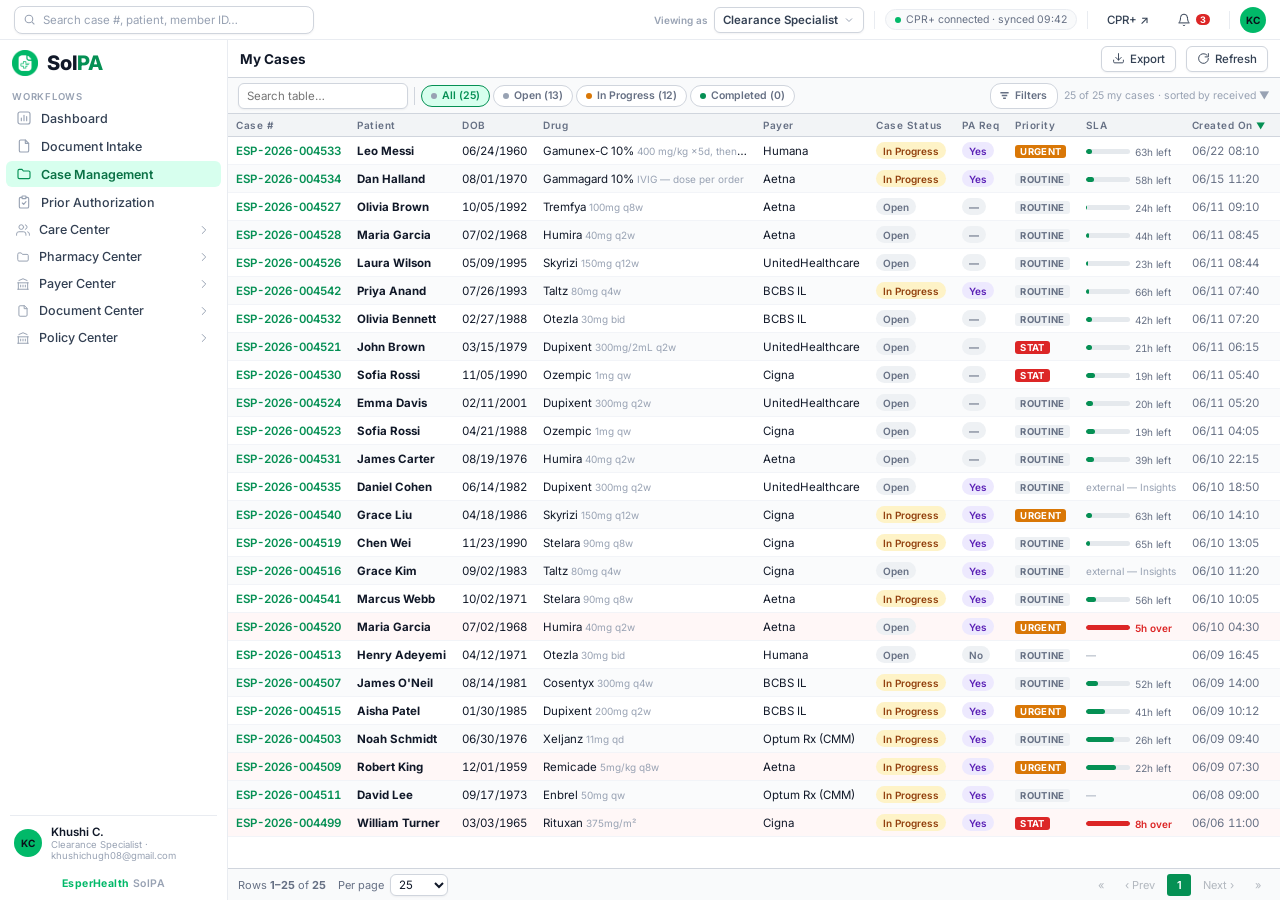
<file: modules/case-management/case-management.html>
<!DOCTYPE html>
<html lang="en">
<head>
<meta charset="UTF-8" />
<meta name="viewport" content="width=device-width, initial-scale=1.0" />
<title>Case Management</title>
<link rel="preconnect" href="https://fonts.googleapis.com" />
<link rel="preconnect" href="https://fonts.gstatic.com" crossorigin />
<link href="https://fonts.googleapis.com/css2?family=Inter:wght@400;500;600;700;800&display=swap" rel="stylesheet" />
<link rel="stylesheet" href="../../css/tokens.css" />
<link rel="stylesheet" href="../../css/shell.css" />
<link rel="stylesheet" href="../../css/v64-components.css" />
<link rel="stylesheet" href="case-management.css" />
</head>
<body>
<div id="app">
  <div class="topbar">
    <div class="tb-gsearch">
      <svg class="ic" width="13" height="13" viewBox="0 0 24 24" fill="none" stroke="currentColor" stroke-width="2"><circle cx="11" cy="11" r="7"/><path d="M21 21l-4.3-4.3"/></svg>
      <input placeholder="Search case #, patient, member ID…" />
    </div>
    <div class="spacer"></div>
    <div class="viewing-as-wrap">
      <span class="viewing-as-label">Viewing as</span>
      <div class="viewing-as-dropdown">
        <button class="viewing-as-btn" id="viewingAsBtn" type="button">
          <span id="viewingAsText">Clearance Specialist</span>
          <svg width="12" height="12" viewBox="0 0 24 24" fill="none" stroke="currentColor" stroke-width="2"><path d="M6 9l6 6 6-6"/></svg>
        </button>
        <div class="viewing-as-menu" id="viewingAsMenu">
          <div class="viewing-as-item" data-role="clerk">
            <span data-ic="user"></span>
            Data Entry Clerk
          </div>
          <div class="viewing-as-item active" data-role="spec">
            <span data-ic="clipcheck"></span>
            Clearance Specialist
          </div>
          <div class="viewing-as-item" data-role="itadmin">
            <span data-ic="gear"></span>
            IT Admin
          </div>
          <div class="viewing-as-item" data-role="superadmin">
            <span data-ic="shield"></span>
            Super Admin
          </div>
          <div class="viewing-as-item" data-role="pam">
            <span data-ic="eye"></span>
            Patient Access Manager
          </div>
        </div>
      </div>
    </div>
    <div class="tb-sep"></div>
    <span class="syncpill"><span class="dotg"></span> CPR+ connected · synced 09:42</span>
    <div class="tb-sep"></div>
    <a class="tb-link" onclick="toast('Opening CPR+ in new window (simulated)')">CPR+ ↗</a>
    <a class="tb-link" title="Notifications" onclick="toast('3 unread notifications')"><span data-ic="bell"></span> <span style="font-size:9px;background:#DC2626;color:#fff;border-radius:7px;padding:0 4px;font-weight:700">3</span></a>
    <div class="tb-sep"></div>
    <div class="tb-avatar">KC</div>
  </div>

  <div class="frame">
    <aside class="sidenav" id="sidenav">
      <div class="sn-logo">
        <img class="sn-mark" src="../../assets/images/solpa_mark.png" alt="" /><span class="sn-wordmark"><span class="sol">Sol</span><span class="pa">PA</span></span>
      </div>
      <div class="grp">Workflows</div>
      <a class="nav-item" data-view="dashboard" href="../../modules/dashboard/dashboard.html">
        <span data-ic="dash"></span><span class="t">Dashboard</span>
      </a>
      <a class="nav-item" data-view="intake" href="../../intake-requests.html">
        <span data-ic="file"></span><span class="t">Document Intake</span>
      </a>
      <a class="nav-item" data-view="cases" href="../../modules/case-management/case-management.html">
        <span data-ic="folder"></span><span class="t">Case Management</span>
      </a>
      <a class="nav-item" data-view="priorauth" href="../../modules/prior-authorization/prior-authorization.html">
        <span data-ic="clipcheck"></span><span class="t">Prior Authorization</span>
      </a>
<div class="nav-sub-h" data-sub="care"><span data-ic="users"></span><span class="t">Care Center</span><span class="chev" data-ic="chevdn"></span></div>
<div class="nav-sub-items" data-sub-items="care">
      <a class="nav-item" data-view="patients" href="../../modules/patients/patients.html">
        <span data-ic="user"></span><span class="t">Patients</span>
      </a>
      <a class="nav-item" data-view="contacts" href="../../modules/contacts/contacts.html">
        <span data-ic="users"></span><span class="t">Contacts</span>
      </a>
      <a class="nav-item" data-view="medications" href="../../modules/stub/stub.html?title=Medications&group=Care%20Center&view=medications">
        <span data-ic="clip"></span><span class="t">Medications</span>
      </a>
      <a class="nav-item" data-view="medicalinfo" href="../../modules/stub/stub.html?title=Medical%20Info&group=Care%20Center&view=medicalinfo">
        <span data-ic="file-text"></span><span class="t">Medical Info</span>
      </a>
      <a class="nav-item" data-view="diagnosis" href="../../modules/stub/stub.html?title=Diagnosis&group=Care%20Center&view=diagnosis">
        <span data-ic="clipcheck"></span><span class="t">Diagnosis</span>
      </a>
      <a class="nav-item" data-view="insurance" href="../../modules/stub/stub.html?title=Insurance&group=Care%20Center&view=insurance">
        <span data-ic="shield"></span><span class="t">Insurance</span>
      </a>
      <a class="nav-item" data-view="providers" href="../../modules/stub/stub.html?title=Providers&group=Care%20Center&view=providers">
        <span data-ic="users"></span><span class="t">Providers</span>
      </a>
</div>
<div class="nav-sub-h" data-sub="pharmacy"><span data-ic="folder"></span><span class="t">Pharmacy Center</span><span class="chev" data-ic="chevdn"></span></div>
<div class="nav-sub-items" data-sub-items="pharmacy">
      <a class="nav-item" data-view="phcases" href="../../modules/stub/stub.html?title=Cases&group=Pharmacy%20Center&view=phcases">
        <span data-ic="folder"></span><span class="t">Cases</span>
      </a>
      <a class="nav-item" data-view="prescriptions" href="../../modules/stub/stub.html?title=Prescriptions&group=Pharmacy%20Center&view=prescriptions">
        <span data-ic="file-text"></span><span class="t">Prescriptions</span>
      </a>
      <a class="nav-item" data-view="drugs" href="../../modules/stub/stub.html?title=Drugs&group=Pharmacy%20Center&view=drugs">
        <span data-ic="clip"></span><span class="t">Drugs</span>
      </a>
      <a class="nav-item" data-view="therapies" href="../../modules/stub/stub.html?title=Therapies&group=Pharmacy%20Center&view=therapies">
        <span data-ic="zap"></span><span class="t">Therapies</span>
      </a>
      <a class="nav-item" data-view="pa" href="../../modules/stub/stub.html?title=PA%20Requests&group=Pharmacy%20Center&view=pa">
        <span data-ic="clipcheck"></span><span class="t">PA Requests</span>
      </a>
      <a class="nav-item" data-view="appeals" href="../../modules/stub/stub.html?title=Appeals&group=Pharmacy%20Center&view=appeals">
        <span data-ic="send"></span><span class="t">Appeals</span>
      </a>
</div>
<div class="nav-sub-h" data-sub="payer"><span data-ic="bank"></span><span class="t">Payer Center</span><span class="chev" data-ic="chevdn"></span></div>
<div class="nav-sub-items" data-sub-items="payer">
      <a class="nav-item" data-view="payers" href="../../modules/stub/stub.html?title=Payers&group=Payer%20Center&view=payers">
        <span data-ic="bank"></span><span class="t">Payers</span>
      </a>
      <a class="nav-item" data-view="clearinghouses" href="../../modules/stub/stub.html?title=Clearing%20Houses&group=Payer%20Center&view=clearinghouses">
        <span data-ic="link"></span><span class="t">Clearing Houses</span>
      </a>
</div>
<div class="nav-sub-h" data-sub="doc"><span data-ic="file"></span><span class="t">Document Center</span><span class="chev" data-ic="chevdn"></span></div>
<div class="nav-sub-items" data-sub-items="doc">
      <a class="nav-item" data-view="documents" href="../../modules/stub/stub.html?title=Documents&group=Document%20Center&view=documents">
        <span data-ic="file"></span><span class="t">Documents</span>
      </a>
      <a class="nav-item" data-view="forms" href="../../modules/forms/forms.html">
        <span data-ic="file-text"></span><span class="t">Forms</span>
      </a>
</div>
<div class="nav-sub-h" data-sub="policy"><span data-ic="bank"></span><span class="t">Policy Center</span><span class="chev" data-ic="chevdn"></span></div>
<div class="nav-sub-items" data-sub-items="policy">
      <a class="nav-item" data-view="policies" href="../../modules/stub/stub.html?title=Policies&group=Policy%20Center&view=policies">
        <span data-ic="file-text"></span><span class="t">Policies</span>
      </a>
      <a class="nav-item" data-view="policyrules" href="../../modules/stub/stub.html?title=Policy%20Rules&group=Policy%20Center&view=policyrules">
        <span data-ic="clipcheck"></span><span class="t">Policy Rules</span>
      </a>
</div>
<div class="nav-sub-h" data-sub="agentlogs"><span data-ic="dots"></span><span class="t">Agent Logs</span><span class="chev" data-ic="chevdn"></span></div>
<div class="nav-sub-items" data-sub-items="agentlogs">
      <a class="nav-item" data-view="precog" href="../../modules/stub/stub.html?title=Precog&group=Agent%20Logs&view=precog">
        <span data-ic="eye"></span><span class="t">Precog</span>
      </a>
      <a class="nav-item" data-view="fabrix" href="../../modules/stub/stub.html?title=Fabrix&group=Agent%20Logs&view=fabrix">
        <span data-ic="settings"></span><span class="t">Fabrix</span>
      </a>
      <a class="nav-item" data-view="agents" href="../../modules/stub/stub.html?title=Agents&group=Agent%20Logs&view=agents">
        <span data-ic="zap"></span><span class="t">Agents</span>
      </a>
</div>
<div class="nav-sub-h" data-sub="config"><span data-ic="gear"></span><span class="t">Configurations</span><span class="chev" data-ic="chevdn"></span></div>
<div class="nav-sub-items" data-sub-items="config">
      <a class="nav-item" data-view="chconfig" href="../../modules/stub/stub.html?title=Clearing%20House%20Config&group=Configurations&view=chconfig">
        <span data-ic="link"></span><span class="t">Clearing House Config</span>
      </a>
      <a class="nav-item" data-view="payerconfig" href="../../modules/stub/stub.html?title=Payer%20Config&group=Configurations&view=payerconfig">
        <span data-ic="bank"></span><span class="t">Payer Config</span>
      </a>
</div>
<div class="nav-sub-h" data-sub="access"><span data-ic="shield"></span><span class="t">Access Control</span><span class="chev" data-ic="chevdn"></span></div>
<div class="nav-sub-items" data-sub-items="access">
      <a class="nav-item" data-view="users" href="../../modules/users/users.html">
        <span data-ic="users"></span><span class="t">Users</span>
      </a>
      <a class="nav-item" data-view="roles" href="../../modules/roles/roles.html">
        <span data-ic="user"></span><span class="t">Roles</span>
      </a>
      <a class="nav-item" data-view="permissions" href="../../modules/stub/stub.html?title=Permissions&group=Access%20Control&view=permissions">
        <span data-ic="clipcheck"></span><span class="t">Permissions</span>
      </a>
      <a class="nav-item" data-view="positions" href="../../modules/stub/stub.html?title=Positions&group=Access%20Control&view=positions">
        <span data-ic="folder"></span><span class="t">Positions</span>
      </a>
</div>
      <div class="flexfill"></div>
      <div class="sn-user" id="snUser">
        <div class="avatar" id="snAvatar">KC</div>
        <div><div class="un" id="snName">Khushi C.</div><div class="ur" id="snRole">Clearance Specialist · khushichugh08@gmail.com</div></div>
      </div>
      <div class="foot"><b>EsperHealth</b> SolPA</div>
    </aside>

    <div class="main">
      <div class="pagehead"><h1>My Cases</h1><div class="spacer"></div>
          <button class="btn" onclick="toast('Exported current view to cases_20260822.csv')"><span data-ic="download"></span> Export</button>
          <button class="btn" onclick="renderCases();toast('Queue refreshed from CPR+')"><span data-ic="refresh"></span> Refresh</button>
        </div>
        <div class="toolbar">
          <input class="tb-input" id="fSearch" placeholder="Search table…" style="width:170px" oninput="page=1;renderCases()">
          <div class="tb-sep2"></div>
          <span id="statusChips"></span>
          <div class="spacer"></div>
          <button class="filter-btn" id="casesFilterBtn" onclick="toggleCasesFilters()">
            <svg width="11" height="11" viewBox="0 0 16 16" fill="none" stroke="currentColor" stroke-width="2.2"><path d="M2 4h12M4 8h8M6 12h4"/></svg>
            Filters
            <span class="fcnt" id="casesFilterCount" style="display:none">0</span>
          </button>
          <span class="tb-meta" id="rowMeta"></span>
        </div>
        <!-- Cases filter bar -->
        <div class="filter-panel" id="casesFilterPanel">
          <span style="font-size:10px;font-weight:700;color:var(--t4);letter-spacing:.05em;text-transform:uppercase;white-space:nowrap;flex:none">Filter by</span>
          <input class="tb-input" id="cff_patient" placeholder="Patient name…" style="width:140px" oninput="page=1;renderCases()">
          <select class="tb-input" id="cff_drug" style="width:150px" onchange="page=1;renderCases()">
            <option value="">Drug: All</option>
            <option>Cosentyx</option><option>Humira</option><option>Dupixent</option><option>Enbrel</option><option>Stelara</option><option>Otezla</option>
          </select>
          <select class="tb-input" id="cff_payer" style="width:150px" onchange="page=1;renderCases()">
            <option value="">Payer: All</option>
            <option>BCBS IL</option><option>United Healthcare</option><option>Aetna</option><option>Cigna</option><option>Humana</option><option>Medicaid IL</option>
          </select>
          <select class="tb-input" id="cff_prio" style="width:120px" onchange="page=1;renderCases()">
            <option value="">Priority: All</option>
            <option value="STAT">STAT</option><option value="URGENT">URGENT</option><option value="ROUTINE">ROUTINE</option>
          </select>
          <select class="tb-input" id="cff_pareq" style="width:120px" onchange="page=1;renderCases()">
            <option value="">PA Req: All</option>
            <option value="yes">Yes</option><option value="no">No</option><option value="null">Not set</option>
          </select>
          <input class="tb-input" id="cff_recv" placeholder="Received (e.g. 06/11)…" style="width:170px" oninput="page=1;renderCases()">
          <select class="tb-input" id="cff_status" style="width:170px" onchange="page=1;renderCases()">
            <option value="">Status: All</option>
            <option>Pending Review</option><option value="Review In Progress">In Review</option>
            <option>Awaiting BV (Insights)</option>
            <option>PA Submitted</option><option value="Complete — no PA">Completed — No PA</option><option>Blocked</option>
          </select>
          <button class="btn xs" onclick="clearCasesFilters()">Clear</button>
        </div>
        <div class="gridwrap" id="casesWrap">
          <table class="grid" id="casesGrid"><thead></thead><tbody></tbody></table>
        </div>
        <div class="pager" id="pager"></div>
      </div>
    </div>
  </div>
</div>

<div class="overlay" id="ovl"><div class="modal" id="modalBox"></div></div>

<script src="../../js/icons.js"></script>
<script src="../../js/v64-helpers.js"></script>
<script src="../../js/shell.js"></script>
<script src="../../js/audit.js"></script>
<script src="../../data/cases-data.js"></script>
<script src="case-management.js"></script>
</body>
</html>
</file>
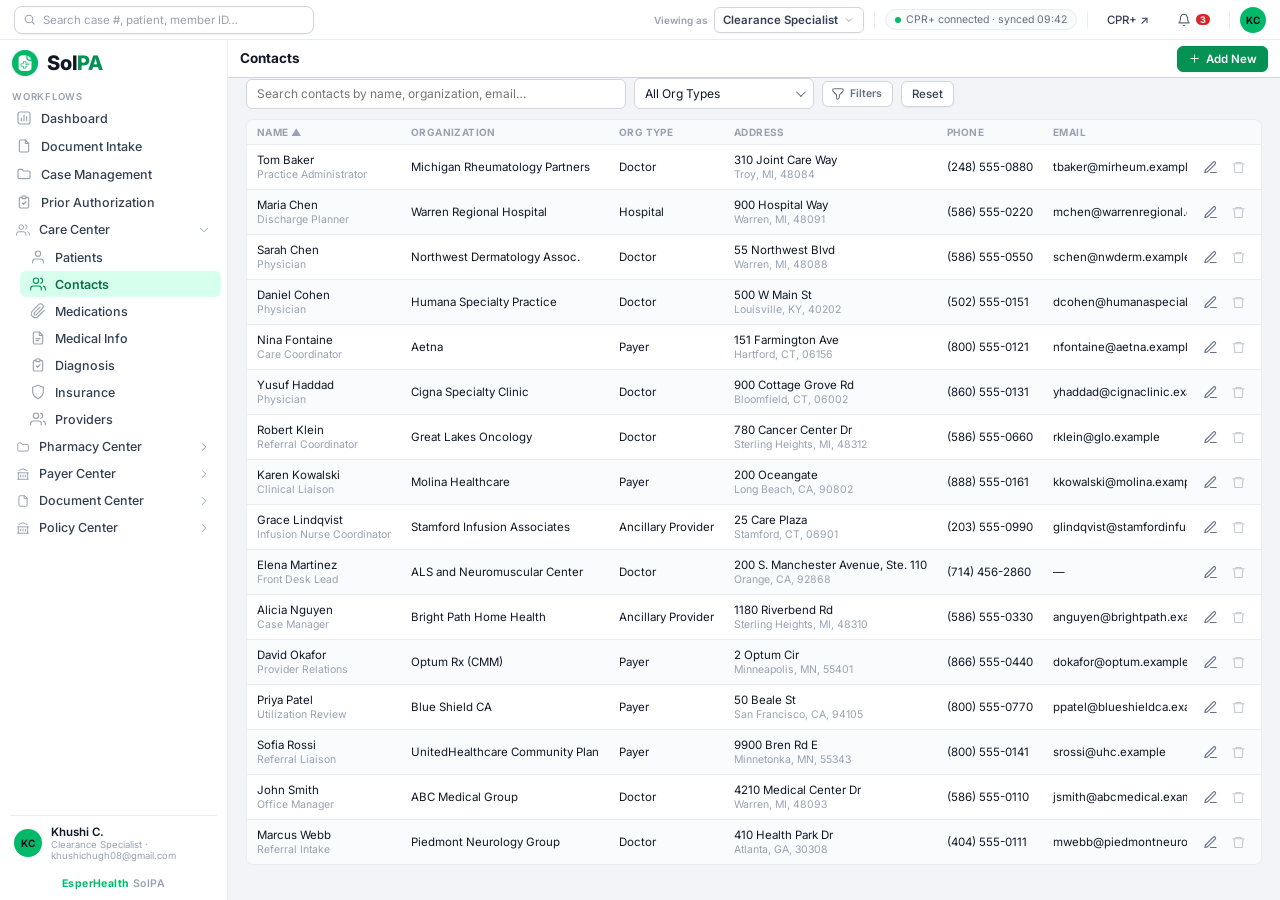
<file: modules/contacts/contacts.html>
<!DOCTYPE html>
<html lang="en">
<head>
<meta charset="UTF-8" />
<meta name="viewport" content="width=device-width, initial-scale=1.0" />
<title>Contacts</title>
<link rel="preconnect" href="https://fonts.googleapis.com" />
<link rel="preconnect" href="https://fonts.gstatic.com" crossorigin />
<link href="https://fonts.googleapis.com/css2?family=Inter:wght@400;500;600;700;800&display=swap" rel="stylesheet" />
<link rel="stylesheet" href="../../css/tokens.css" />
<link rel="stylesheet" href="../../css/shell.css" />
<link rel="stylesheet" href="../../css/v64-components.css" />
<link rel="stylesheet" href="../../css/custom-select.css" />
<link rel="stylesheet" href="../../css/table.css" />
<link rel="stylesheet" href="../../css/document-detail.css" />
</head>
<body>
<div id="app">
  <div class="topbar">
    <div class="tb-gsearch">
      <svg class="ic" width="13" height="13" viewBox="0 0 24 24" fill="none" stroke="currentColor" stroke-width="2"><circle cx="11" cy="11" r="7"/><path d="M21 21l-4.3-4.3"/></svg>
      <input placeholder="Search case #, patient, member ID…" />
    </div>
    <div class="spacer"></div>
    <div class="viewing-as-wrap">
      <span class="viewing-as-label">Viewing as</span>
      <div class="viewing-as-dropdown">
        <button class="viewing-as-btn" id="viewingAsBtn" type="button">
          <span id="viewingAsText">Clearance Specialist</span>
          <svg width="12" height="12" viewBox="0 0 24 24" fill="none" stroke="currentColor" stroke-width="2"><path d="M6 9l6 6 6-6"/></svg>
        </button>
        <div class="viewing-as-menu" id="viewingAsMenu">
          <div class="viewing-as-item" data-role="clerk">
            <span data-ic="user"></span>
            Data Entry Clerk
          </div>
          <div class="viewing-as-item active" data-role="spec">
            <span data-ic="clipcheck"></span>
            Clearance Specialist
          </div>
          <div class="viewing-as-item" data-role="itadmin">
            <span data-ic="gear"></span>
            IT Admin
          </div>
          <div class="viewing-as-item" data-role="superadmin">
            <span data-ic="shield"></span>
            Super Admin
          </div>
          <div class="viewing-as-item" data-role="pam">
            <span data-ic="eye"></span>
            Patient Access Manager
          </div>
        </div>
      </div>
    </div>
    <div class="tb-sep"></div>
    <span class="syncpill"><span class="dotg"></span> CPR+ connected · synced 09:42</span>
    <div class="tb-sep"></div>
    <a class="tb-link" onclick="toast('Opening CPR+ in new window (simulated)')">CPR+ ↗</a>
    <a class="tb-link" title="Notifications" onclick="toast('3 unread notifications')"><span data-ic="bell"></span> <span style="font-size:9px;background:#DC2626;color:#fff;border-radius:7px;padding:0 4px;font-weight:700">3</span></a>
    <div class="tb-sep"></div>
    <div class="tb-avatar">KC</div>
  </div>

  <div class="frame">
    <aside class="sidenav" id="sidenav">
      <div class="sn-logo">
        <img class="sn-mark" src="../../assets/images/solpa_mark.png" alt="" /><span class="sn-wordmark"><span class="sol">Sol</span><span class="pa">PA</span></span>
      </div>
      <div class="grp">Workflows</div>
      <a class="nav-item" data-view="dashboard" href="../../modules/dashboard/dashboard.html">
        <span data-ic="dash"></span><span class="t">Dashboard</span>
      </a>
      <a class="nav-item" data-view="intake" href="../../intake-requests.html">
        <span data-ic="file"></span><span class="t">Document Intake</span>
      </a>
      <a class="nav-item" data-view="cases" href="../../modules/case-management/case-management.html">
        <span data-ic="folder"></span><span class="t">Case Management</span>
      </a>
      <a class="nav-item" data-view="priorauth" href="../../modules/prior-authorization/prior-authorization.html">
        <span data-ic="clipcheck"></span><span class="t">Prior Authorization</span>
      </a>
<div class="nav-sub-h" data-sub="care"><span data-ic="users"></span><span class="t">Care Center</span><span class="chev" data-ic="chevdn"></span></div>
<div class="nav-sub-items" data-sub-items="care">
      <a class="nav-item" data-view="patients" href="../../modules/patients/patients.html">
        <span data-ic="user"></span><span class="t">Patients</span>
      </a>
      <a class="nav-item" data-view="contacts" href="../../modules/contacts/contacts.html">
        <span data-ic="users"></span><span class="t">Contacts</span>
      </a>
      <a class="nav-item" data-view="medications" href="../../modules/stub/stub.html?title=Medications&group=Care%20Center&view=medications">
        <span data-ic="clip"></span><span class="t">Medications</span>
      </a>
      <a class="nav-item" data-view="medicalinfo" href="../../modules/stub/stub.html?title=Medical%20Info&group=Care%20Center&view=medicalinfo">
        <span data-ic="file-text"></span><span class="t">Medical Info</span>
      </a>
      <a class="nav-item" data-view="diagnosis" href="../../modules/stub/stub.html?title=Diagnosis&group=Care%20Center&view=diagnosis">
        <span data-ic="clipcheck"></span><span class="t">Diagnosis</span>
      </a>
      <a class="nav-item" data-view="insurance" href="../../modules/stub/stub.html?title=Insurance&group=Care%20Center&view=insurance">
        <span data-ic="shield"></span><span class="t">Insurance</span>
      </a>
      <a class="nav-item" data-view="providers" href="../../modules/stub/stub.html?title=Providers&group=Care%20Center&view=providers">
        <span data-ic="users"></span><span class="t">Providers</span>
      </a>
</div>
<div class="nav-sub-h" data-sub="pharmacy"><span data-ic="folder"></span><span class="t">Pharmacy Center</span><span class="chev" data-ic="chevdn"></span></div>
<div class="nav-sub-items" data-sub-items="pharmacy">
      <a class="nav-item" data-view="phcases" href="../../modules/stub/stub.html?title=Cases&group=Pharmacy%20Center&view=phcases">
        <span data-ic="folder"></span><span class="t">Cases</span>
      </a>
      <a class="nav-item" data-view="prescriptions" href="../../modules/stub/stub.html?title=Prescriptions&group=Pharmacy%20Center&view=prescriptions">
        <span data-ic="file-text"></span><span class="t">Prescriptions</span>
      </a>
      <a class="nav-item" data-view="drugs" href="../../modules/stub/stub.html?title=Drugs&group=Pharmacy%20Center&view=drugs">
        <span data-ic="clip"></span><span class="t">Drugs</span>
      </a>
      <a class="nav-item" data-view="therapies" href="../../modules/stub/stub.html?title=Therapies&group=Pharmacy%20Center&view=therapies">
        <span data-ic="zap"></span><span class="t">Therapies</span>
      </a>
      <a class="nav-item" data-view="pa" href="../../modules/stub/stub.html?title=PA%20Requests&group=Pharmacy%20Center&view=pa">
        <span data-ic="clipcheck"></span><span class="t">PA Requests</span>
      </a>
      <a class="nav-item" data-view="appeals" href="../../modules/stub/stub.html?title=Appeals&group=Pharmacy%20Center&view=appeals">
        <span data-ic="send"></span><span class="t">Appeals</span>
      </a>
</div>
<div class="nav-sub-h" data-sub="payer"><span data-ic="bank"></span><span class="t">Payer Center</span><span class="chev" data-ic="chevdn"></span></div>
<div class="nav-sub-items" data-sub-items="payer">
      <a class="nav-item" data-view="payers" href="../../modules/stub/stub.html?title=Payers&group=Payer%20Center&view=payers">
        <span data-ic="bank"></span><span class="t">Payers</span>
      </a>
      <a class="nav-item" data-view="clearinghouses" href="../../modules/stub/stub.html?title=Clearing%20Houses&group=Payer%20Center&view=clearinghouses">
        <span data-ic="link"></span><span class="t">Clearing Houses</span>
      </a>
</div>
<div class="nav-sub-h" data-sub="doc"><span data-ic="file"></span><span class="t">Document Center</span><span class="chev" data-ic="chevdn"></span></div>
<div class="nav-sub-items" data-sub-items="doc">
      <a class="nav-item" data-view="documents" href="../../modules/stub/stub.html?title=Documents&group=Document%20Center&view=documents">
        <span data-ic="file"></span><span class="t">Documents</span>
      </a>
      <a class="nav-item" data-view="forms" href="../../modules/forms/forms.html">
        <span data-ic="file-text"></span><span class="t">Forms</span>
      </a>
</div>
<div class="nav-sub-h" data-sub="policy"><span data-ic="bank"></span><span class="t">Policy Center</span><span class="chev" data-ic="chevdn"></span></div>
<div class="nav-sub-items" data-sub-items="policy">
      <a class="nav-item" data-view="policies" href="../../modules/stub/stub.html?title=Policies&group=Policy%20Center&view=policies">
        <span data-ic="file-text"></span><span class="t">Policies</span>
      </a>
      <a class="nav-item" data-view="policyrules" href="../../modules/stub/stub.html?title=Policy%20Rules&group=Policy%20Center&view=policyrules">
        <span data-ic="clipcheck"></span><span class="t">Policy Rules</span>
      </a>
</div>
<div class="nav-sub-h" data-sub="agentlogs"><span data-ic="dots"></span><span class="t">Agent Logs</span><span class="chev" data-ic="chevdn"></span></div>
<div class="nav-sub-items" data-sub-items="agentlogs">
      <a class="nav-item" data-view="precog" href="../../modules/stub/stub.html?title=Precog&group=Agent%20Logs&view=precog">
        <span data-ic="eye"></span><span class="t">Precog</span>
      </a>
      <a class="nav-item" data-view="fabrix" href="../../modules/stub/stub.html?title=Fabrix&group=Agent%20Logs&view=fabrix">
        <span data-ic="settings"></span><span class="t">Fabrix</span>
      </a>
      <a class="nav-item" data-view="agents" href="../../modules/stub/stub.html?title=Agents&group=Agent%20Logs&view=agents">
        <span data-ic="zap"></span><span class="t">Agents</span>
      </a>
</div>
<div class="nav-sub-h" data-sub="config"><span data-ic="gear"></span><span class="t">Configurations</span><span class="chev" data-ic="chevdn"></span></div>
<div class="nav-sub-items" data-sub-items="config">
      <a class="nav-item" data-view="chconfig" href="../../modules/stub/stub.html?title=Clearing%20House%20Config&group=Configurations&view=chconfig">
        <span data-ic="link"></span><span class="t">Clearing House Config</span>
      </a>
      <a class="nav-item" data-view="payerconfig" href="../../modules/stub/stub.html?title=Payer%20Config&group=Configurations&view=payerconfig">
        <span data-ic="bank"></span><span class="t">Payer Config</span>
      </a>
</div>
<div class="nav-sub-h" data-sub="access"><span data-ic="shield"></span><span class="t">Access Control</span><span class="chev" data-ic="chevdn"></span></div>
<div class="nav-sub-items" data-sub-items="access">
      <a class="nav-item" data-view="users" href="../../modules/users/users.html">
        <span data-ic="users"></span><span class="t">Users</span>
      </a>
      <a class="nav-item" data-view="roles" href="../../modules/roles/roles.html">
        <span data-ic="user"></span><span class="t">Roles</span>
      </a>
      <a class="nav-item" data-view="permissions" href="../../modules/stub/stub.html?title=Permissions&group=Access%20Control&view=permissions">
        <span data-ic="clipcheck"></span><span class="t">Permissions</span>
      </a>
      <a class="nav-item" data-view="positions" href="../../modules/stub/stub.html?title=Positions&group=Access%20Control&view=positions">
        <span data-ic="folder"></span><span class="t">Positions</span>
      </a>
</div>
      <div class="flexfill"></div>
      <div class="sn-user" id="snUser">
        <div class="avatar" id="snAvatar">KC</div>
        <div><div class="un" id="snName">Khushi C.</div><div class="ur" id="snRole">Clearance Specialist · khushichugh08@gmail.com</div></div>
      </div>
      <div class="foot"><b>EsperHealth</b> SolPA</div>
    </aside>

    <div class="main">
      <div class="pagehead">
        <h1>Contacts</h1>
        <div class="spacer"></div>
        <button class="btn primary" id="contactsAddNewBtn" type="button"><span data-ic="plus"></span> Add New</button>
      </div>
      <div id="contactsPageBody" style="padding:0 18px 18px;overflow:auto"></div>
    </div>
  </div>
</div>

<!-- View contact (read-only) -->
<div class="reclassify-overlay" id="contactViewOverlay" style="display:none">
  <div class="reclassify-modal wide" role="dialog" aria-modal="true">
    <div class="reclassify-head">
      <h3 id="contactViewTitle">Contact</h3>
      <button type="button" class="reclassify-close" id="contactViewCloseBtn" aria-label="Close">&times;</button>
    </div>
    <div class="reclassify-body" id="contactViewBody"></div>
    <div class="reclassify-foot">
      <button class="btn" type="button" onclick="ContactEditor.closeView()">Close</button>
      <button class="btn primary" type="button" id="contactViewEditBtn"><span data-ic="edit"></span> Edit</button>
    </div>
  </div>
</div>

<!-- Add/Edit contact modal -->
<div class="reclassify-overlay" id="contactFormOverlay" style="display:none">
  <div class="reclassify-modal wide" role="dialog" aria-modal="true">
    <div class="reclassify-head">
      <h3 id="contactFormTitle">Add New Contact</h3>
      <button type="button" class="reclassify-close" id="contactFormCloseBtn" aria-label="Close">&times;</button>
    </div>
    <div class="reclassify-body" id="contactFormBody"></div>
    <div class="reclassify-foot" id="contactFormFoot"></div>
  </div>
</div>

<!-- Delete contact confirm -->
<div class="reclassify-overlay" id="deleteContactOverlay" style="display:none">
  <div class="reclassify-modal" role="dialog" aria-modal="true">
    <div class="reclassify-head"><h3>Delete Contact</h3>
      <button type="button" class="reclassify-close" id="deleteContactCloseBtn" aria-label="Close">&times;</button>
    </div>
    <div class="reclassify-body">
      <p class="reject-lead">Delete <b id="deleteContactName"></b>? This cannot be undone.</p>
    </div>
    <div class="reclassify-foot">
      <button class="btn" type="button" id="deleteContactCancelBtn">Cancel</button>
      <button class="btn danger" type="button" id="deleteContactConfirmBtn">Delete</button>
    </div>
  </div>
</div>

<script src="../../js/custom-select.js"></script>
<script src="../../js/icons.js"></script>
<script src="../../js/shell.js"></script>
<script src="../../js/audit.js"></script>
<script src="../../data/contacts.js"></script>
<script src="contacts.js"></script>
</body>
</html>
</file>
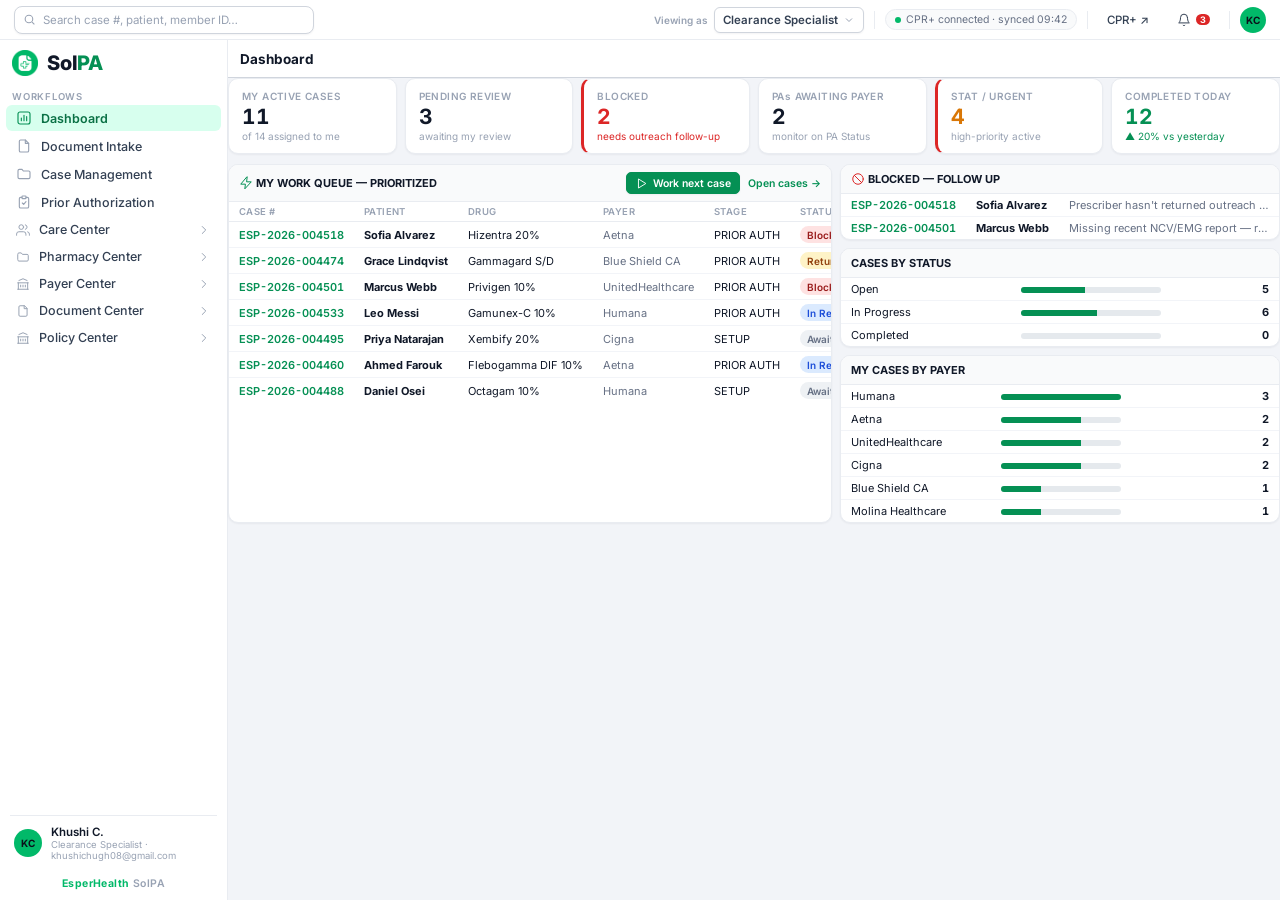
<file: modules/dashboard/dashboard.html>
<!DOCTYPE html>
<html lang="en">
<head>
<meta charset="UTF-8" />
<meta name="viewport" content="width=device-width, initial-scale=1.0" />
<title>Dashboard — SolPA by EsperHealth</title>
<link rel="preconnect" href="https://fonts.googleapis.com" />
<link rel="preconnect" href="https://fonts.gstatic.com" crossorigin />
<link href="https://fonts.googleapis.com/css2?family=Inter:wght@400;500;600;700;800&display=swap" rel="stylesheet" />
<link rel="stylesheet" href="../../css/tokens.css" />
<link rel="stylesheet" href="../../css/shell.css" />
<link rel="stylesheet" href="../../css/v64-components.css" />
<link rel="stylesheet" href="dashboard.css" />
</head>
<body>
<div id="app">
  <div class="topbar">
    <div class="tb-gsearch">
      <svg class="ic" width="13" height="13" viewBox="0 0 24 24" fill="none" stroke="currentColor" stroke-width="2"><circle cx="11" cy="11" r="7"/><path d="M21 21l-4.3-4.3"/></svg>
      <input placeholder="Search case #, patient, member ID…" />
    </div>
    <div class="spacer"></div>
    <div class="viewing-as-wrap">
      <span class="viewing-as-label">Viewing as</span>
      <div class="viewing-as-dropdown">
        <button class="viewing-as-btn" id="viewingAsBtn" type="button">
          <span id="viewingAsText">Clearance Specialist</span>
          <svg width="12" height="12" viewBox="0 0 24 24" fill="none" stroke="currentColor" stroke-width="2"><path d="M6 9l6 6 6-6"/></svg>
        </button>
        <div class="viewing-as-menu" id="viewingAsMenu">
          <div class="viewing-as-item" data-role="clerk">
            <span data-ic="user"></span>
            Data Entry Clerk
          </div>
          <div class="viewing-as-item active" data-role="spec">
            <span data-ic="clipcheck"></span>
            Clearance Specialist
          </div>
          <div class="viewing-as-item" data-role="itadmin">
            <span data-ic="gear"></span>
            IT Admin
          </div>
          <div class="viewing-as-item" data-role="superadmin">
            <span data-ic="shield"></span>
            Super Admin
          </div>
          <div class="viewing-as-item" data-role="pam">
            <span data-ic="eye"></span>
            Patient Access Manager
          </div>
        </div>
      </div>
    </div>
    <div class="tb-sep"></div>
    <span class="syncpill"><span class="dotg"></span> CPR+ connected · synced 09:42</span>
    <div class="tb-sep"></div>
    <a class="tb-link" onclick="toast('Opening CPR+ in new window (simulated)')">CPR+ ↗</a>
    <a class="tb-link" title="Notifications" onclick="toast('3 unread notifications')"><span data-ic="bell"></span> <span style="font-size:9px;background:#DC2626;color:#fff;border-radius:7px;padding:0 4px;font-weight:700">3</span></a>
    <div class="tb-sep"></div>
    <div class="tb-avatar">KC</div>
  </div>

  <div class="frame">
    <aside class="sidenav" id="sidenav">
      <div class="sn-logo">
        <img class="sn-mark" src="../../assets/images/solpa_mark.png" alt="" /><span class="sn-wordmark"><span class="sol">Sol</span><span class="pa">PA</span></span>
      </div>
      <div class="grp">Workflows</div>
      <a class="nav-item" data-view="dashboard" href="../../modules/dashboard/dashboard.html">
        <span data-ic="dash"></span><span class="t">Dashboard</span>
      </a>
      <a class="nav-item" data-view="intake" href="../../intake-requests.html">
        <span data-ic="file"></span><span class="t">Document Intake</span>
      </a>
      <a class="nav-item" data-view="cases" href="../../modules/case-management/case-management.html">
        <span data-ic="folder"></span><span class="t">Case Management</span>
      </a>
      <a class="nav-item" data-view="priorauth" href="../../modules/prior-authorization/prior-authorization.html">
        <span data-ic="clipcheck"></span><span class="t">Prior Authorization</span>
      </a>
<div class="nav-sub-h" data-sub="care"><span data-ic="users"></span><span class="t">Care Center</span><span class="chev" data-ic="chevdn"></span></div>
<div class="nav-sub-items" data-sub-items="care">
      <a class="nav-item" data-view="patients" href="../../modules/patients/patients.html">
        <span data-ic="user"></span><span class="t">Patients</span>
      </a>
      <a class="nav-item" data-view="contacts" href="../../modules/contacts/contacts.html">
        <span data-ic="users"></span><span class="t">Contacts</span>
      </a>
      <a class="nav-item" data-view="medications" href="../../modules/stub/stub.html?title=Medications&group=Care%20Center&view=medications">
        <span data-ic="clip"></span><span class="t">Medications</span>
      </a>
      <a class="nav-item" data-view="medicalinfo" href="../../modules/stub/stub.html?title=Medical%20Info&group=Care%20Center&view=medicalinfo">
        <span data-ic="file-text"></span><span class="t">Medical Info</span>
      </a>
      <a class="nav-item" data-view="diagnosis" href="../../modules/stub/stub.html?title=Diagnosis&group=Care%20Center&view=diagnosis">
        <span data-ic="clipcheck"></span><span class="t">Diagnosis</span>
      </a>
      <a class="nav-item" data-view="insurance" href="../../modules/stub/stub.html?title=Insurance&group=Care%20Center&view=insurance">
        <span data-ic="shield"></span><span class="t">Insurance</span>
      </a>
      <a class="nav-item" data-view="providers" href="../../modules/stub/stub.html?title=Providers&group=Care%20Center&view=providers">
        <span data-ic="users"></span><span class="t">Providers</span>
      </a>
</div>
<div class="nav-sub-h" data-sub="pharmacy"><span data-ic="folder"></span><span class="t">Pharmacy Center</span><span class="chev" data-ic="chevdn"></span></div>
<div class="nav-sub-items" data-sub-items="pharmacy">
      <a class="nav-item" data-view="phcases" href="../../modules/stub/stub.html?title=Cases&group=Pharmacy%20Center&view=phcases">
        <span data-ic="folder"></span><span class="t">Cases</span>
      </a>
      <a class="nav-item" data-view="prescriptions" href="../../modules/stub/stub.html?title=Prescriptions&group=Pharmacy%20Center&view=prescriptions">
        <span data-ic="file-text"></span><span class="t">Prescriptions</span>
      </a>
      <a class="nav-item" data-view="drugs" href="../../modules/stub/stub.html?title=Drugs&group=Pharmacy%20Center&view=drugs">
        <span data-ic="clip"></span><span class="t">Drugs</span>
      </a>
      <a class="nav-item" data-view="therapies" href="../../modules/stub/stub.html?title=Therapies&group=Pharmacy%20Center&view=therapies">
        <span data-ic="zap"></span><span class="t">Therapies</span>
      </a>
      <a class="nav-item" data-view="pa" href="../../modules/stub/stub.html?title=PA%20Requests&group=Pharmacy%20Center&view=pa">
        <span data-ic="clipcheck"></span><span class="t">PA Requests</span>
      </a>
      <a class="nav-item" data-view="appeals" href="../../modules/stub/stub.html?title=Appeals&group=Pharmacy%20Center&view=appeals">
        <span data-ic="send"></span><span class="t">Appeals</span>
      </a>
</div>
<div class="nav-sub-h" data-sub="payer"><span data-ic="bank"></span><span class="t">Payer Center</span><span class="chev" data-ic="chevdn"></span></div>
<div class="nav-sub-items" data-sub-items="payer">
      <a class="nav-item" data-view="payers" href="../../modules/stub/stub.html?title=Payers&group=Payer%20Center&view=payers">
        <span data-ic="bank"></span><span class="t">Payers</span>
      </a>
      <a class="nav-item" data-view="clearinghouses" href="../../modules/stub/stub.html?title=Clearing%20Houses&group=Payer%20Center&view=clearinghouses">
        <span data-ic="link"></span><span class="t">Clearing Houses</span>
      </a>
</div>
<div class="nav-sub-h" data-sub="doc"><span data-ic="file"></span><span class="t">Document Center</span><span class="chev" data-ic="chevdn"></span></div>
<div class="nav-sub-items" data-sub-items="doc">
      <a class="nav-item" data-view="documents" href="../../modules/stub/stub.html?title=Documents&group=Document%20Center&view=documents">
        <span data-ic="file"></span><span class="t">Documents</span>
      </a>
      <a class="nav-item" data-view="forms" href="../../modules/forms/forms.html">
        <span data-ic="file-text"></span><span class="t">Forms</span>
      </a>
</div>
<div class="nav-sub-h" data-sub="policy"><span data-ic="bank"></span><span class="t">Policy Center</span><span class="chev" data-ic="chevdn"></span></div>
<div class="nav-sub-items" data-sub-items="policy">
      <a class="nav-item" data-view="policies" href="../../modules/stub/stub.html?title=Policies&group=Policy%20Center&view=policies">
        <span data-ic="file-text"></span><span class="t">Policies</span>
      </a>
      <a class="nav-item" data-view="policyrules" href="../../modules/stub/stub.html?title=Policy%20Rules&group=Policy%20Center&view=policyrules">
        <span data-ic="clipcheck"></span><span class="t">Policy Rules</span>
      </a>
</div>
<div class="nav-sub-h" data-sub="agentlogs"><span data-ic="dots"></span><span class="t">Agent Logs</span><span class="chev" data-ic="chevdn"></span></div>
<div class="nav-sub-items" data-sub-items="agentlogs">
      <a class="nav-item" data-view="precog" href="../../modules/stub/stub.html?title=Precog&group=Agent%20Logs&view=precog">
        <span data-ic="eye"></span><span class="t">Precog</span>
      </a>
      <a class="nav-item" data-view="fabrix" href="../../modules/stub/stub.html?title=Fabrix&group=Agent%20Logs&view=fabrix">
        <span data-ic="settings"></span><span class="t">Fabrix</span>
      </a>
      <a class="nav-item" data-view="agents" href="../../modules/stub/stub.html?title=Agents&group=Agent%20Logs&view=agents">
        <span data-ic="zap"></span><span class="t">Agents</span>
      </a>
</div>
<div class="nav-sub-h" data-sub="config"><span data-ic="gear"></span><span class="t">Configurations</span><span class="chev" data-ic="chevdn"></span></div>
<div class="nav-sub-items" data-sub-items="config">
      <a class="nav-item" data-view="chconfig" href="../../modules/stub/stub.html?title=Clearing%20House%20Config&group=Configurations&view=chconfig">
        <span data-ic="link"></span><span class="t">Clearing House Config</span>
      </a>
      <a class="nav-item" data-view="payerconfig" href="../../modules/stub/stub.html?title=Payer%20Config&group=Configurations&view=payerconfig">
        <span data-ic="bank"></span><span class="t">Payer Config</span>
      </a>
</div>
<div class="nav-sub-h" data-sub="access"><span data-ic="shield"></span><span class="t">Access Control</span><span class="chev" data-ic="chevdn"></span></div>
<div class="nav-sub-items" data-sub-items="access">
      <a class="nav-item" data-view="users" href="../../modules/users/users.html">
        <span data-ic="users"></span><span class="t">Users</span>
      </a>
      <a class="nav-item" data-view="roles" href="../../modules/roles/roles.html">
        <span data-ic="user"></span><span class="t">Roles</span>
      </a>
      <a class="nav-item" data-view="permissions" href="../../modules/stub/stub.html?title=Permissions&group=Access%20Control&view=permissions">
        <span data-ic="clipcheck"></span><span class="t">Permissions</span>
      </a>
      <a class="nav-item" data-view="positions" href="../../modules/stub/stub.html?title=Positions&group=Access%20Control&view=positions">
        <span data-ic="folder"></span><span class="t">Positions</span>
      </a>
</div>
      <div class="flexfill"></div>
      <div class="sn-user" id="snUser">
        <div class="avatar" id="snAvatar">KC</div>
        <div><div class="un" id="snName">Khushi C.</div><div class="ur" id="snRole">Clearance Specialist · khushichugh08@gmail.com</div></div>
      </div>
      <div class="foot"><b>EsperHealth</b> SolPA</div>
    </aside>

    <div class="main">
      <div class="pagehead">
        <h1>Dashboard</h1>
        <div class="spacer"></div>
      </div>
      <div id="dashBody"></div>
    </div>
  </div>
</div>

<script src="../../js/icons.js"></script>
<script src="../../js/v64-helpers.js"></script>
<script src="../../js/shell.js"></script>
<script src="../../data/dashboard-data.js"></script>
<script src="dashboard.js"></script>
</body>
</html>
</file>
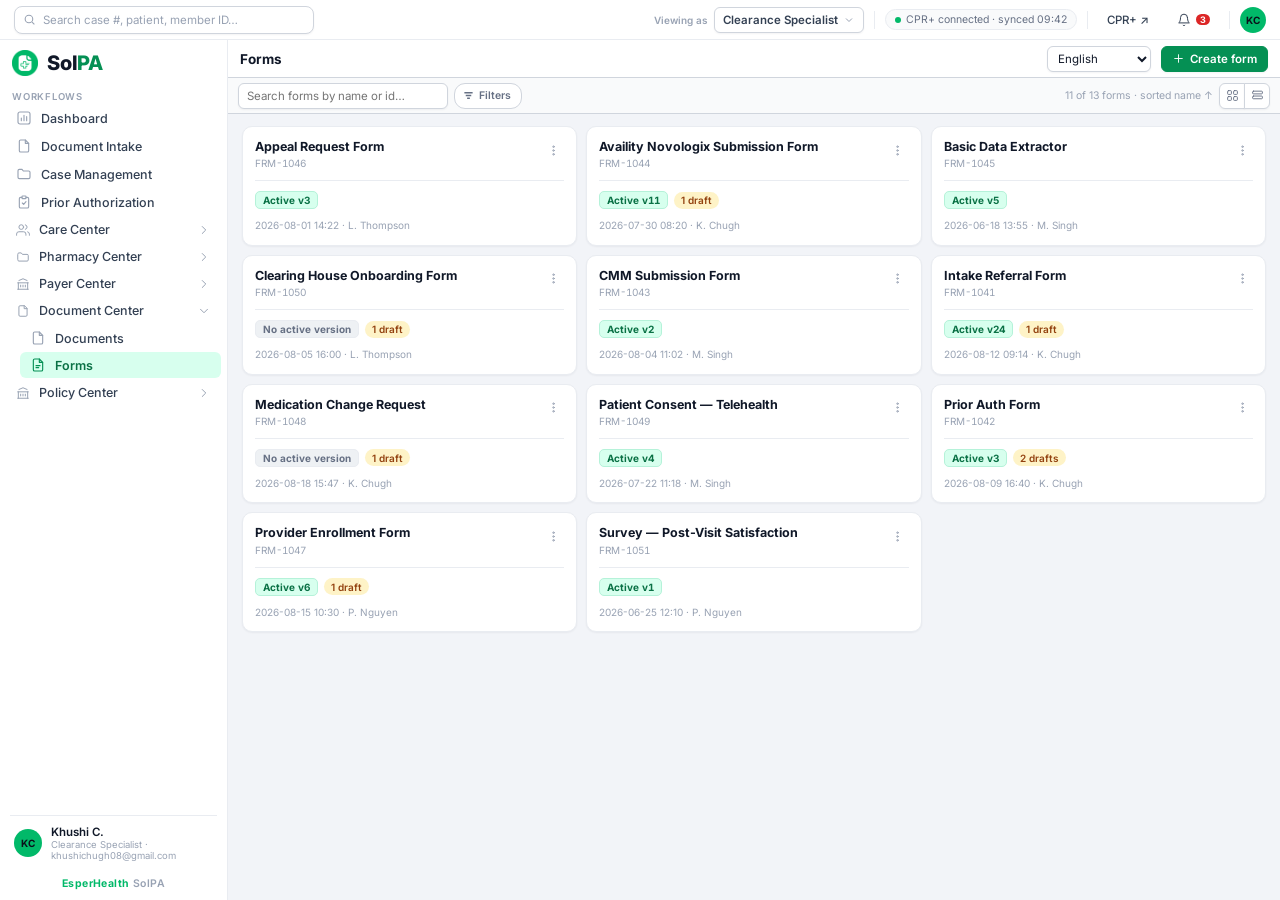
<file: modules/forms/forms-detail.html>
<!DOCTYPE html>
<html lang="en">
<head>
<meta charset="UTF-8" />
<meta name="viewport" content="width=device-width, initial-scale=1.0" />
<title>Form Detail</title>
<link rel="preconnect" href="https://fonts.googleapis.com" />
<link rel="preconnect" href="https://fonts.gstatic.com" crossorigin />
<link href="https://fonts.googleapis.com/css2?family=Inter:wght@400;500;600;700;800&display=swap" rel="stylesheet" />
<link rel="stylesheet" href="../../css/tokens.css" />
<link rel="stylesheet" href="../../css/shell.css" />
<link rel="stylesheet" href="../../css/v64-components.css" />
<link rel="stylesheet" href="forms.css" />
<link rel="stylesheet" href="forms-detail.css" />
</head>
<body>
<div id="app">
  <div class="topbar">
    <div class="tb-gsearch">
      <svg class="ic" width="13" height="13" viewBox="0 0 24 24" fill="none" stroke="currentColor" stroke-width="2"><circle cx="11" cy="11" r="7"/><path d="M21 21l-4.3-4.3"/></svg>
      <input placeholder="Search case #, patient, member ID…" />
    </div>
    <div class="spacer"></div>
    <div class="viewing-as-wrap">
      <span class="viewing-as-label">Viewing as</span>
      <div class="viewing-as-dropdown">
        <button class="viewing-as-btn" id="viewingAsBtn" type="button">
          <span id="viewingAsText">Clearance Specialist</span>
          <svg width="12" height="12" viewBox="0 0 24 24" fill="none" stroke="currentColor" stroke-width="2"><path d="M6 9l6 6 6-6"/></svg>
        </button>
        <div class="viewing-as-menu" id="viewingAsMenu">
          <div class="viewing-as-item" data-role="clerk">
            <span data-ic="user"></span>
            Data Entry Clerk
          </div>
          <div class="viewing-as-item active" data-role="spec">
            <span data-ic="clipcheck"></span>
            Clearance Specialist
          </div>
          <div class="viewing-as-item" data-role="itadmin">
            <span data-ic="gear"></span>
            IT Admin
          </div>
          <div class="viewing-as-item" data-role="superadmin">
            <span data-ic="shield"></span>
            Super Admin
          </div>
          <div class="viewing-as-item" data-role="pam">
            <span data-ic="eye"></span>
            Patient Access Manager
          </div>
        </div>
      </div>
    </div>
    <div class="tb-sep"></div>
    <span class="syncpill"><span class="dotg"></span> CPR+ connected · synced 09:42</span>
    <div class="tb-sep"></div>
    <a class="tb-link" onclick="toast('Opening CPR+ in new window (simulated)')">CPR+ ↗</a>
    <a class="tb-link" title="Notifications" onclick="toast('3 unread notifications')"><span data-ic="bell"></span> <span style="font-size:9px;background:#DC2626;color:#fff;border-radius:7px;padding:0 4px;font-weight:700">3</span></a>
    <div class="tb-sep"></div>
    <div class="tb-avatar">KC</div>
  </div>

  <div class="frame">
    <aside class="sidenav" id="sidenav">
      <div class="sn-logo">
        <img class="sn-mark" src="../../assets/images/solpa_mark.png" alt="" /><span class="sn-wordmark"><span class="sol">Sol</span><span class="pa">PA</span></span>
      </div>
      <div class="grp">Workflows</div>
      <a class="nav-item" data-view="dashboard" href="../../modules/dashboard/dashboard.html">
        <span data-ic="dash"></span><span class="t">Dashboard</span>
      </a>
      <a class="nav-item" data-view="intake" href="../../intake-requests.html">
        <span data-ic="file"></span><span class="t">Document Intake</span>
      </a>
      <a class="nav-item" data-view="cases" href="../../modules/case-management/case-management.html">
        <span data-ic="folder"></span><span class="t">Case Management</span>
      </a>
      <a class="nav-item" data-view="priorauth" href="../../modules/prior-authorization/prior-authorization.html">
        <span data-ic="clipcheck"></span><span class="t">Prior Authorization</span>
      </a>
<div class="nav-sub-h" data-sub="care"><span data-ic="users"></span><span class="t">Care Center</span><span class="chev" data-ic="chevdn"></span></div>
<div class="nav-sub-items" data-sub-items="care">
      <a class="nav-item" data-view="patients" href="../../modules/patients/patients.html">
        <span data-ic="user"></span><span class="t">Patients</span>
      </a>
      <a class="nav-item" data-view="contacts" href="../../modules/contacts/contacts.html">
        <span data-ic="users"></span><span class="t">Contacts</span>
      </a>
      <a class="nav-item" data-view="medications" href="../../modules/stub/stub.html?title=Medications&group=Care%20Center&view=medications">
        <span data-ic="clip"></span><span class="t">Medications</span>
      </a>
      <a class="nav-item" data-view="medicalinfo" href="../../modules/stub/stub.html?title=Medical%20Info&group=Care%20Center&view=medicalinfo">
        <span data-ic="file-text"></span><span class="t">Medical Info</span>
      </a>
      <a class="nav-item" data-view="diagnosis" href="../../modules/stub/stub.html?title=Diagnosis&group=Care%20Center&view=diagnosis">
        <span data-ic="clipcheck"></span><span class="t">Diagnosis</span>
      </a>
      <a class="nav-item" data-view="insurance" href="../../modules/stub/stub.html?title=Insurance&group=Care%20Center&view=insurance">
        <span data-ic="shield"></span><span class="t">Insurance</span>
      </a>
      <a class="nav-item" data-view="providers" href="../../modules/stub/stub.html?title=Providers&group=Care%20Center&view=providers">
        <span data-ic="users"></span><span class="t">Providers</span>
      </a>
</div>
<div class="nav-sub-h" data-sub="pharmacy"><span data-ic="folder"></span><span class="t">Pharmacy Center</span><span class="chev" data-ic="chevdn"></span></div>
<div class="nav-sub-items" data-sub-items="pharmacy">
      <a class="nav-item" data-view="phcases" href="../../modules/stub/stub.html?title=Cases&group=Pharmacy%20Center&view=phcases">
        <span data-ic="folder"></span><span class="t">Cases</span>
      </a>
      <a class="nav-item" data-view="prescriptions" href="../../modules/stub/stub.html?title=Prescriptions&group=Pharmacy%20Center&view=prescriptions">
        <span data-ic="file-text"></span><span class="t">Prescriptions</span>
      </a>
      <a class="nav-item" data-view="drugs" href="../../modules/stub/stub.html?title=Drugs&group=Pharmacy%20Center&view=drugs">
        <span data-ic="clip"></span><span class="t">Drugs</span>
      </a>
      <a class="nav-item" data-view="therapies" href="../../modules/stub/stub.html?title=Therapies&group=Pharmacy%20Center&view=therapies">
        <span data-ic="zap"></span><span class="t">Therapies</span>
      </a>
      <a class="nav-item" data-view="pa" href="../../modules/stub/stub.html?title=PA%20Requests&group=Pharmacy%20Center&view=pa">
        <span data-ic="clipcheck"></span><span class="t">PA Requests</span>
      </a>
      <a class="nav-item" data-view="appeals" href="../../modules/stub/stub.html?title=Appeals&group=Pharmacy%20Center&view=appeals">
        <span data-ic="send"></span><span class="t">Appeals</span>
      </a>
</div>
<div class="nav-sub-h" data-sub="payer"><span data-ic="bank"></span><span class="t">Payer Center</span><span class="chev" data-ic="chevdn"></span></div>
<div class="nav-sub-items" data-sub-items="payer">
      <a class="nav-item" data-view="payers" href="../../modules/stub/stub.html?title=Payers&group=Payer%20Center&view=payers">
        <span data-ic="bank"></span><span class="t">Payers</span>
      </a>
      <a class="nav-item" data-view="clearinghouses" href="../../modules/stub/stub.html?title=Clearing%20Houses&group=Payer%20Center&view=clearinghouses">
        <span data-ic="link"></span><span class="t">Clearing Houses</span>
      </a>
</div>
<div class="nav-sub-h" data-sub="doc"><span data-ic="file"></span><span class="t">Document Center</span><span class="chev" data-ic="chevdn"></span></div>
<div class="nav-sub-items" data-sub-items="doc">
      <a class="nav-item" data-view="documents" href="../../modules/stub/stub.html?title=Documents&group=Document%20Center&view=documents">
        <span data-ic="file"></span><span class="t">Documents</span>
      </a>
      <a class="nav-item" data-view="forms" href="../../modules/forms/forms.html">
        <span data-ic="file-text"></span><span class="t">Forms</span>
      </a>
</div>
<div class="nav-sub-h" data-sub="policy"><span data-ic="bank"></span><span class="t">Policy Center</span><span class="chev" data-ic="chevdn"></span></div>
<div class="nav-sub-items" data-sub-items="policy">
      <a class="nav-item" data-view="policies" href="../../modules/stub/stub.html?title=Policies&group=Policy%20Center&view=policies">
        <span data-ic="file-text"></span><span class="t">Policies</span>
      </a>
      <a class="nav-item" data-view="policyrules" href="../../modules/stub/stub.html?title=Policy%20Rules&group=Policy%20Center&view=policyrules">
        <span data-ic="clipcheck"></span><span class="t">Policy Rules</span>
      </a>
</div>
<div class="nav-sub-h" data-sub="agentlogs"><span data-ic="dots"></span><span class="t">Agent Logs</span><span class="chev" data-ic="chevdn"></span></div>
<div class="nav-sub-items" data-sub-items="agentlogs">
      <a class="nav-item" data-view="precog" href="../../modules/stub/stub.html?title=Precog&group=Agent%20Logs&view=precog">
        <span data-ic="eye"></span><span class="t">Precog</span>
      </a>
      <a class="nav-item" data-view="fabrix" href="../../modules/stub/stub.html?title=Fabrix&group=Agent%20Logs&view=fabrix">
        <span data-ic="settings"></span><span class="t">Fabrix</span>
      </a>
      <a class="nav-item" data-view="agents" href="../../modules/stub/stub.html?title=Agents&group=Agent%20Logs&view=agents">
        <span data-ic="zap"></span><span class="t">Agents</span>
      </a>
</div>
<div class="nav-sub-h" data-sub="config"><span data-ic="gear"></span><span class="t">Configurations</span><span class="chev" data-ic="chevdn"></span></div>
<div class="nav-sub-items" data-sub-items="config">
      <a class="nav-item" data-view="chconfig" href="../../modules/stub/stub.html?title=Clearing%20House%20Config&group=Configurations&view=chconfig">
        <span data-ic="link"></span><span class="t">Clearing House Config</span>
      </a>
      <a class="nav-item" data-view="payerconfig" href="../../modules/stub/stub.html?title=Payer%20Config&group=Configurations&view=payerconfig">
        <span data-ic="bank"></span><span class="t">Payer Config</span>
      </a>
</div>
<div class="nav-sub-h" data-sub="access"><span data-ic="shield"></span><span class="t">Access Control</span><span class="chev" data-ic="chevdn"></span></div>
<div class="nav-sub-items" data-sub-items="access">
      <a class="nav-item" data-view="users" href="../../modules/users/users.html">
        <span data-ic="users"></span><span class="t">Users</span>
      </a>
      <a class="nav-item" data-view="roles" href="../../modules/roles/roles.html">
        <span data-ic="user"></span><span class="t">Roles</span>
      </a>
      <a class="nav-item" data-view="permissions" href="../../modules/stub/stub.html?title=Permissions&group=Access%20Control&view=permissions">
        <span data-ic="clipcheck"></span><span class="t">Permissions</span>
      </a>
      <a class="nav-item" data-view="positions" href="../../modules/stub/stub.html?title=Positions&group=Access%20Control&view=positions">
        <span data-ic="folder"></span><span class="t">Positions</span>
      </a>
</div>
      <div class="flexfill"></div>
      <div class="sn-user" id="snUser">
        <div class="avatar" id="snAvatar">KC</div>
        <div><div class="un" id="snName">Khushi C.</div><div class="ur" id="snRole">Clearance Specialist · khushichugh08@gmail.com</div></div>
      </div>
      <div class="foot"><b>EsperHealth</b> SolPA</div>
    </aside>

    <div class="main" id="fbRoot"></div>
  </div>
</div>

<div class="overlay" id="ovl"><div class="modal" id="modalBox"></div></div>

<script src="../../js/icons.js"></script>
<script src="../../js/v64-helpers.js"></script>
<script src="../../js/shell.js"></script>
<script src="../../js/audit.js"></script>
<script src="../../data/forms-data.js"></script>
<script src="forms-detail.js"></script>
</body>
</html>
</file>
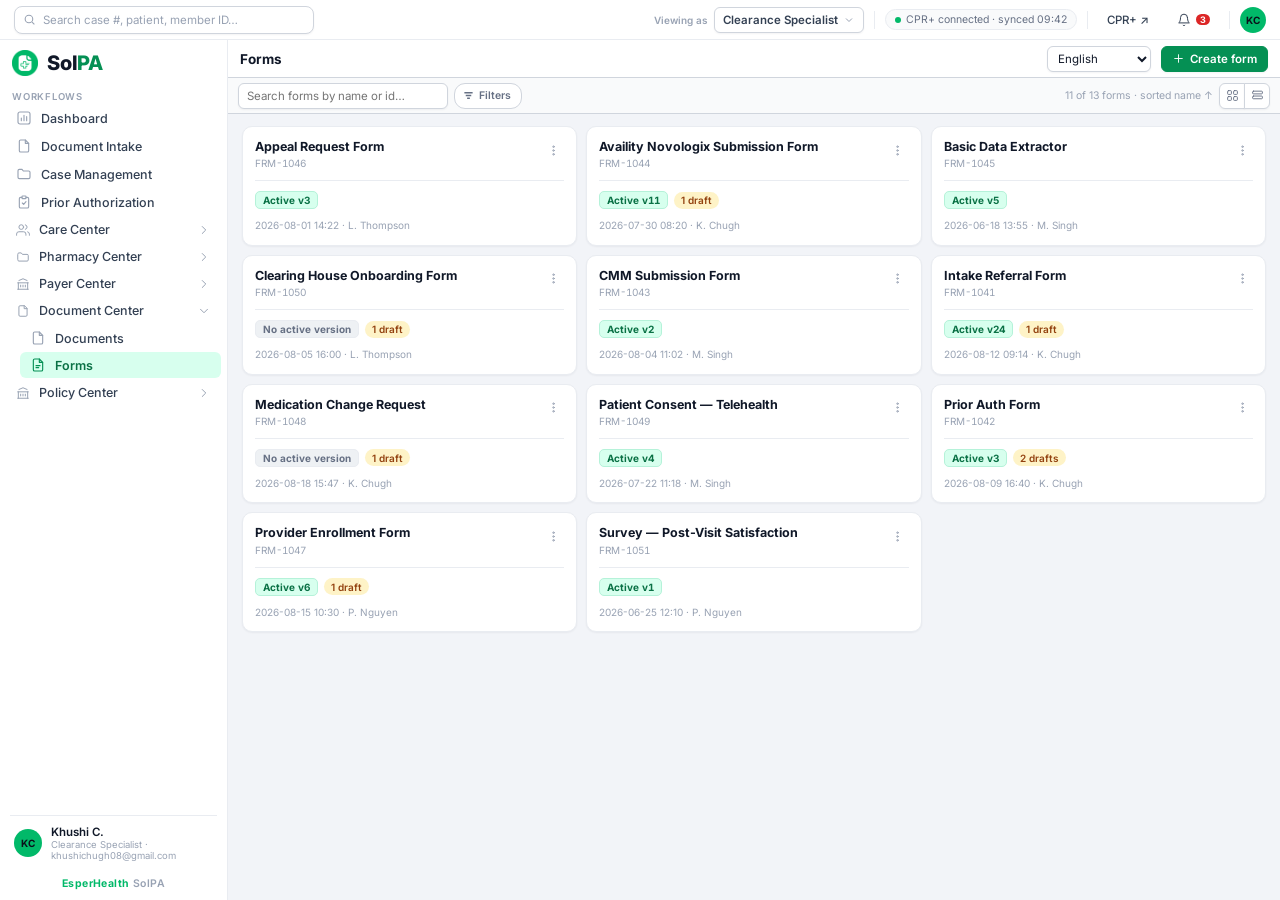
<file: modules/forms/forms.html>
<!DOCTYPE html>
<html lang="en">
<head>
<meta charset="UTF-8" />
<meta name="viewport" content="width=device-width, initial-scale=1.0" />
<title>Forms</title>
<link rel="preconnect" href="https://fonts.googleapis.com" />
<link rel="preconnect" href="https://fonts.gstatic.com" crossorigin />
<link href="https://fonts.googleapis.com/css2?family=Inter:wght@400;500;600;700;800&display=swap" rel="stylesheet" />
<link rel="stylesheet" href="../../css/tokens.css" />
<link rel="stylesheet" href="../../css/shell.css" />
<link rel="stylesheet" href="../../css/v64-components.css" />
<link rel="stylesheet" href="forms.css" />
</head>
<body>
<div id="app">
  <div class="topbar">
    <div class="tb-gsearch">
      <svg class="ic" width="13" height="13" viewBox="0 0 24 24" fill="none" stroke="currentColor" stroke-width="2"><circle cx="11" cy="11" r="7"/><path d="M21 21l-4.3-4.3"/></svg>
      <input placeholder="Search case #, patient, member ID…" />
    </div>
    <div class="spacer"></div>
    <div class="viewing-as-wrap">
      <span class="viewing-as-label">Viewing as</span>
      <div class="viewing-as-dropdown">
        <button class="viewing-as-btn" id="viewingAsBtn" type="button">
          <span id="viewingAsText">Clearance Specialist</span>
          <svg width="12" height="12" viewBox="0 0 24 24" fill="none" stroke="currentColor" stroke-width="2"><path d="M6 9l6 6 6-6"/></svg>
        </button>
        <div class="viewing-as-menu" id="viewingAsMenu">
          <div class="viewing-as-item" data-role="clerk">
            <span data-ic="user"></span>
            Data Entry Clerk
          </div>
          <div class="viewing-as-item active" data-role="spec">
            <span data-ic="clipcheck"></span>
            Clearance Specialist
          </div>
          <div class="viewing-as-item" data-role="itadmin">
            <span data-ic="gear"></span>
            IT Admin
          </div>
          <div class="viewing-as-item" data-role="superadmin">
            <span data-ic="shield"></span>
            Super Admin
          </div>
          <div class="viewing-as-item" data-role="pam">
            <span data-ic="eye"></span>
            Patient Access Manager
          </div>
        </div>
      </div>
    </div>
    <div class="tb-sep"></div>
    <span class="syncpill"><span class="dotg"></span> CPR+ connected · synced 09:42</span>
    <div class="tb-sep"></div>
    <a class="tb-link" onclick="toast('Opening CPR+ in new window (simulated)')">CPR+ ↗</a>
    <a class="tb-link" title="Notifications" onclick="toast('3 unread notifications')"><span data-ic="bell"></span> <span style="font-size:9px;background:#DC2626;color:#fff;border-radius:7px;padding:0 4px;font-weight:700">3</span></a>
    <div class="tb-sep"></div>
    <div class="tb-avatar">KC</div>
  </div>

  <div class="frame">
    <aside class="sidenav" id="sidenav">
      <div class="sn-logo">
        <img class="sn-mark" src="../../assets/images/solpa_mark.png" alt="" /><span class="sn-wordmark"><span class="sol">Sol</span><span class="pa">PA</span></span>
      </div>
      <div class="grp">Workflows</div>
      <a class="nav-item" data-view="dashboard" href="../../modules/dashboard/dashboard.html">
        <span data-ic="dash"></span><span class="t">Dashboard</span>
      </a>
      <a class="nav-item" data-view="intake" href="../../intake-requests.html">
        <span data-ic="file"></span><span class="t">Document Intake</span>
      </a>
      <a class="nav-item" data-view="cases" href="../../modules/case-management/case-management.html">
        <span data-ic="folder"></span><span class="t">Case Management</span>
      </a>
      <a class="nav-item" data-view="priorauth" href="../../modules/prior-authorization/prior-authorization.html">
        <span data-ic="clipcheck"></span><span class="t">Prior Authorization</span>
      </a>
<div class="nav-sub-h" data-sub="care"><span data-ic="users"></span><span class="t">Care Center</span><span class="chev" data-ic="chevdn"></span></div>
<div class="nav-sub-items" data-sub-items="care">
      <a class="nav-item" data-view="patients" href="../../modules/patients/patients.html">
        <span data-ic="user"></span><span class="t">Patients</span>
      </a>
      <a class="nav-item" data-view="contacts" href="../../modules/contacts/contacts.html">
        <span data-ic="users"></span><span class="t">Contacts</span>
      </a>
      <a class="nav-item" data-view="medications" href="../../modules/stub/stub.html?title=Medications&group=Care%20Center&view=medications">
        <span data-ic="clip"></span><span class="t">Medications</span>
      </a>
      <a class="nav-item" data-view="medicalinfo" href="../../modules/stub/stub.html?title=Medical%20Info&group=Care%20Center&view=medicalinfo">
        <span data-ic="file-text"></span><span class="t">Medical Info</span>
      </a>
      <a class="nav-item" data-view="diagnosis" href="../../modules/stub/stub.html?title=Diagnosis&group=Care%20Center&view=diagnosis">
        <span data-ic="clipcheck"></span><span class="t">Diagnosis</span>
      </a>
      <a class="nav-item" data-view="insurance" href="../../modules/stub/stub.html?title=Insurance&group=Care%20Center&view=insurance">
        <span data-ic="shield"></span><span class="t">Insurance</span>
      </a>
      <a class="nav-item" data-view="providers" href="../../modules/stub/stub.html?title=Providers&group=Care%20Center&view=providers">
        <span data-ic="users"></span><span class="t">Providers</span>
      </a>
</div>
<div class="nav-sub-h" data-sub="pharmacy"><span data-ic="folder"></span><span class="t">Pharmacy Center</span><span class="chev" data-ic="chevdn"></span></div>
<div class="nav-sub-items" data-sub-items="pharmacy">
      <a class="nav-item" data-view="phcases" href="../../modules/stub/stub.html?title=Cases&group=Pharmacy%20Center&view=phcases">
        <span data-ic="folder"></span><span class="t">Cases</span>
      </a>
      <a class="nav-item" data-view="prescriptions" href="../../modules/stub/stub.html?title=Prescriptions&group=Pharmacy%20Center&view=prescriptions">
        <span data-ic="file-text"></span><span class="t">Prescriptions</span>
      </a>
      <a class="nav-item" data-view="drugs" href="../../modules/stub/stub.html?title=Drugs&group=Pharmacy%20Center&view=drugs">
        <span data-ic="clip"></span><span class="t">Drugs</span>
      </a>
      <a class="nav-item" data-view="therapies" href="../../modules/stub/stub.html?title=Therapies&group=Pharmacy%20Center&view=therapies">
        <span data-ic="zap"></span><span class="t">Therapies</span>
      </a>
      <a class="nav-item" data-view="pa" href="../../modules/stub/stub.html?title=PA%20Requests&group=Pharmacy%20Center&view=pa">
        <span data-ic="clipcheck"></span><span class="t">PA Requests</span>
      </a>
      <a class="nav-item" data-view="appeals" href="../../modules/stub/stub.html?title=Appeals&group=Pharmacy%20Center&view=appeals">
        <span data-ic="send"></span><span class="t">Appeals</span>
      </a>
</div>
<div class="nav-sub-h" data-sub="payer"><span data-ic="bank"></span><span class="t">Payer Center</span><span class="chev" data-ic="chevdn"></span></div>
<div class="nav-sub-items" data-sub-items="payer">
      <a class="nav-item" data-view="payers" href="../../modules/stub/stub.html?title=Payers&group=Payer%20Center&view=payers">
        <span data-ic="bank"></span><span class="t">Payers</span>
      </a>
      <a class="nav-item" data-view="clearinghouses" href="../../modules/stub/stub.html?title=Clearing%20Houses&group=Payer%20Center&view=clearinghouses">
        <span data-ic="link"></span><span class="t">Clearing Houses</span>
      </a>
</div>
<div class="nav-sub-h" data-sub="doc"><span data-ic="file"></span><span class="t">Document Center</span><span class="chev" data-ic="chevdn"></span></div>
<div class="nav-sub-items" data-sub-items="doc">
      <a class="nav-item" data-view="documents" href="../../modules/stub/stub.html?title=Documents&group=Document%20Center&view=documents">
        <span data-ic="file"></span><span class="t">Documents</span>
      </a>
      <a class="nav-item" data-view="forms" href="../../modules/forms/forms.html">
        <span data-ic="file-text"></span><span class="t">Forms</span>
      </a>
</div>
<div class="nav-sub-h" data-sub="policy"><span data-ic="bank"></span><span class="t">Policy Center</span><span class="chev" data-ic="chevdn"></span></div>
<div class="nav-sub-items" data-sub-items="policy">
      <a class="nav-item" data-view="policies" href="../../modules/stub/stub.html?title=Policies&group=Policy%20Center&view=policies">
        <span data-ic="file-text"></span><span class="t">Policies</span>
      </a>
      <a class="nav-item" data-view="policyrules" href="../../modules/stub/stub.html?title=Policy%20Rules&group=Policy%20Center&view=policyrules">
        <span data-ic="clipcheck"></span><span class="t">Policy Rules</span>
      </a>
</div>
<div class="nav-sub-h" data-sub="agentlogs"><span data-ic="dots"></span><span class="t">Agent Logs</span><span class="chev" data-ic="chevdn"></span></div>
<div class="nav-sub-items" data-sub-items="agentlogs">
      <a class="nav-item" data-view="precog" href="../../modules/stub/stub.html?title=Precog&group=Agent%20Logs&view=precog">
        <span data-ic="eye"></span><span class="t">Precog</span>
      </a>
      <a class="nav-item" data-view="fabrix" href="../../modules/stub/stub.html?title=Fabrix&group=Agent%20Logs&view=fabrix">
        <span data-ic="settings"></span><span class="t">Fabrix</span>
      </a>
      <a class="nav-item" data-view="agents" href="../../modules/stub/stub.html?title=Agents&group=Agent%20Logs&view=agents">
        <span data-ic="zap"></span><span class="t">Agents</span>
      </a>
</div>
<div class="nav-sub-h" data-sub="config"><span data-ic="gear"></span><span class="t">Configurations</span><span class="chev" data-ic="chevdn"></span></div>
<div class="nav-sub-items" data-sub-items="config">
      <a class="nav-item" data-view="chconfig" href="../../modules/stub/stub.html?title=Clearing%20House%20Config&group=Configurations&view=chconfig">
        <span data-ic="link"></span><span class="t">Clearing House Config</span>
      </a>
      <a class="nav-item" data-view="payerconfig" href="../../modules/stub/stub.html?title=Payer%20Config&group=Configurations&view=payerconfig">
        <span data-ic="bank"></span><span class="t">Payer Config</span>
      </a>
</div>
<div class="nav-sub-h" data-sub="access"><span data-ic="shield"></span><span class="t">Access Control</span><span class="chev" data-ic="chevdn"></span></div>
<div class="nav-sub-items" data-sub-items="access">
      <a class="nav-item" data-view="users" href="../../modules/users/users.html">
        <span data-ic="users"></span><span class="t">Users</span>
      </a>
      <a class="nav-item" data-view="roles" href="../../modules/roles/roles.html">
        <span data-ic="user"></span><span class="t">Roles</span>
      </a>
      <a class="nav-item" data-view="permissions" href="../../modules/stub/stub.html?title=Permissions&group=Access%20Control&view=permissions">
        <span data-ic="clipcheck"></span><span class="t">Permissions</span>
      </a>
      <a class="nav-item" data-view="positions" href="../../modules/stub/stub.html?title=Positions&group=Access%20Control&view=positions">
        <span data-ic="folder"></span><span class="t">Positions</span>
      </a>
</div>
      <div class="flexfill"></div>
      <div class="sn-user" id="snUser">
        <div class="avatar" id="snAvatar">KC</div>
        <div><div class="un" id="snName">Khushi C.</div><div class="ur" id="snRole">Clearance Specialist · khushichugh08@gmail.com</div></div>
      </div>
      <div class="foot"><b>EsperHealth</b> SolPA</div>
    </aside>

    <div class="main" id="fbRoot"></div>
  </div>
</div>

<div class="overlay" id="ovl"><div class="modal" id="modalBox"></div></div>

<script src="../../js/icons.js"></script>
<script src="../../js/v64-helpers.js"></script>
<script src="../../js/shell.js"></script>
<script src="../../js/audit.js"></script>
<script src="../../data/forms-data.js"></script>
<script src="forms.js"></script>
</body>
</html>
</file>
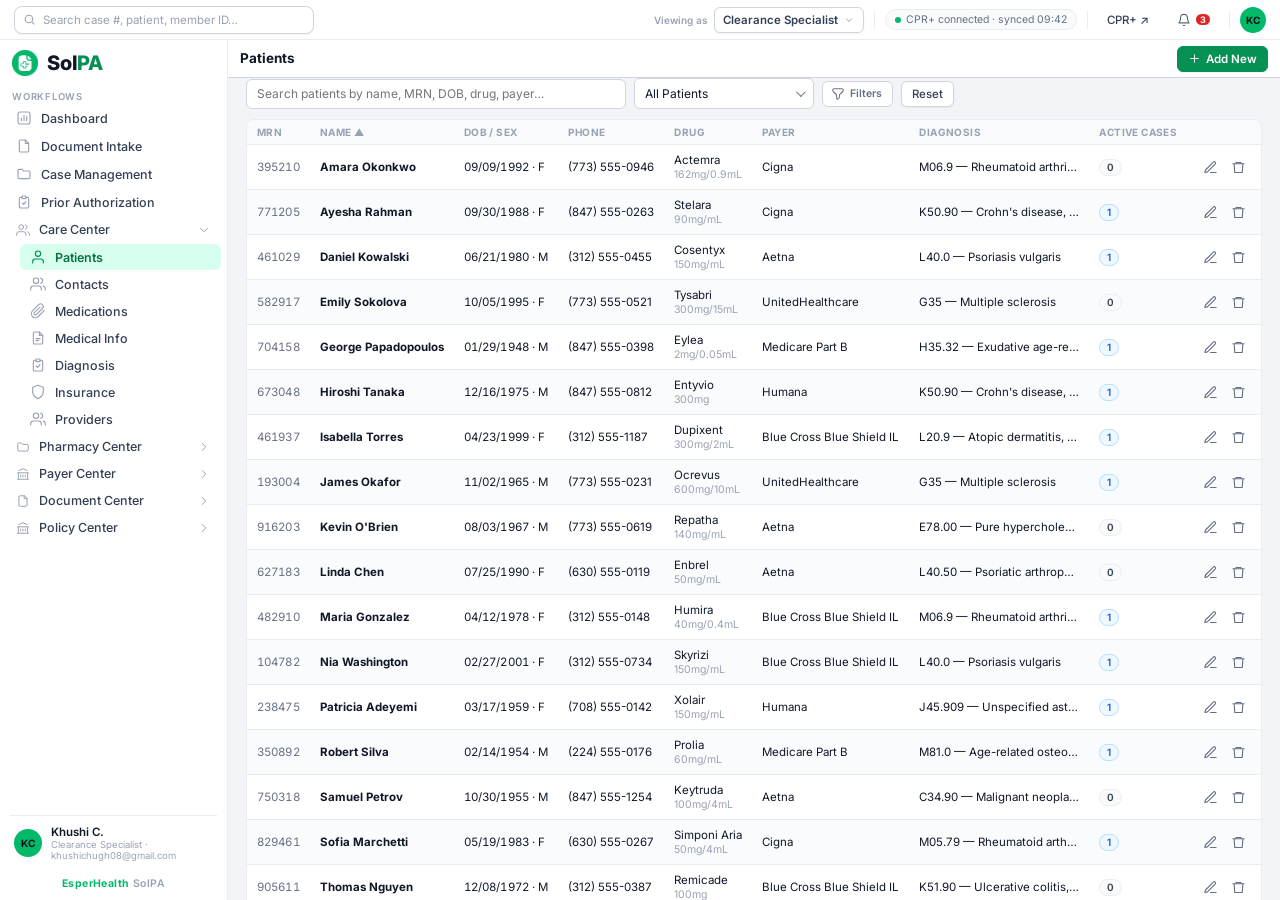
<file: modules/patients/patients.html>
<!DOCTYPE html>
<html lang="en">
<head>
<meta charset="UTF-8" />
<meta name="viewport" content="width=device-width, initial-scale=1.0" />
<title>Patients</title>
<link rel="preconnect" href="https://fonts.googleapis.com" />
<link rel="preconnect" href="https://fonts.gstatic.com" crossorigin />
<link href="https://fonts.googleapis.com/css2?family=Inter:wght@400;500;600;700;800&display=swap" rel="stylesheet" />
<link rel="stylesheet" href="../../css/tokens.css" />
<link rel="stylesheet" href="../../css/shell.css" />
<link rel="stylesheet" href="../../css/v64-components.css" />
<link rel="stylesheet" href="../../css/custom-select.css" />
<link rel="stylesheet" href="../../css/table.css" />
<link rel="stylesheet" href="../../css/document-detail.css" />
</head>
<body>
<div id="app">
  <div class="topbar">
    <div class="tb-gsearch">
      <svg class="ic" width="13" height="13" viewBox="0 0 24 24" fill="none" stroke="currentColor" stroke-width="2"><circle cx="11" cy="11" r="7"/><path d="M21 21l-4.3-4.3"/></svg>
      <input placeholder="Search case #, patient, member ID…" />
    </div>
    <div class="spacer"></div>
    <div class="viewing-as-wrap">
      <span class="viewing-as-label">Viewing as</span>
      <div class="viewing-as-dropdown">
        <button class="viewing-as-btn" id="viewingAsBtn" type="button">
          <span id="viewingAsText">Clearance Specialist</span>
          <svg width="12" height="12" viewBox="0 0 24 24" fill="none" stroke="currentColor" stroke-width="2"><path d="M6 9l6 6 6-6"/></svg>
        </button>
        <div class="viewing-as-menu" id="viewingAsMenu">
          <div class="viewing-as-item" data-role="clerk">
            <span data-ic="user"></span>
            Data Entry Clerk
          </div>
          <div class="viewing-as-item active" data-role="spec">
            <span data-ic="clipcheck"></span>
            Clearance Specialist
          </div>
          <div class="viewing-as-item" data-role="itadmin">
            <span data-ic="gear"></span>
            IT Admin
          </div>
          <div class="viewing-as-item" data-role="superadmin">
            <span data-ic="shield"></span>
            Super Admin
          </div>
          <div class="viewing-as-item" data-role="pam">
            <span data-ic="eye"></span>
            Patient Access Manager
          </div>
        </div>
      </div>
    </div>
    <div class="tb-sep"></div>
    <span class="syncpill"><span class="dotg"></span> CPR+ connected · synced 09:42</span>
    <div class="tb-sep"></div>
    <a class="tb-link" onclick="toast('Opening CPR+ in new window (simulated)')">CPR+ ↗</a>
    <a class="tb-link" title="Notifications" onclick="toast('3 unread notifications')"><span data-ic="bell"></span> <span style="font-size:9px;background:#DC2626;color:#fff;border-radius:7px;padding:0 4px;font-weight:700">3</span></a>
    <div class="tb-sep"></div>
    <div class="tb-avatar">KC</div>
  </div>

  <div class="frame">
    <aside class="sidenav" id="sidenav">
      <div class="sn-logo">
        <img class="sn-mark" src="../../assets/images/solpa_mark.png" alt="" /><span class="sn-wordmark"><span class="sol">Sol</span><span class="pa">PA</span></span>
      </div>
      <div class="grp">Workflows</div>
      <a class="nav-item" data-view="dashboard" href="../../modules/dashboard/dashboard.html">
        <span data-ic="dash"></span><span class="t">Dashboard</span>
      </a>
      <a class="nav-item" data-view="intake" href="../../intake-requests.html">
        <span data-ic="file"></span><span class="t">Document Intake</span>
      </a>
      <a class="nav-item" data-view="cases" href="../../modules/case-management/case-management.html">
        <span data-ic="folder"></span><span class="t">Case Management</span>
      </a>
      <a class="nav-item" data-view="priorauth" href="../../modules/prior-authorization/prior-authorization.html">
        <span data-ic="clipcheck"></span><span class="t">Prior Authorization</span>
      </a>
<div class="nav-sub-h" data-sub="care"><span data-ic="users"></span><span class="t">Care Center</span><span class="chev" data-ic="chevdn"></span></div>
<div class="nav-sub-items" data-sub-items="care">
      <a class="nav-item" data-view="patients" href="../../modules/patients/patients.html">
        <span data-ic="user"></span><span class="t">Patients</span>
      </a>
      <a class="nav-item" data-view="contacts" href="../../modules/contacts/contacts.html">
        <span data-ic="users"></span><span class="t">Contacts</span>
      </a>
      <a class="nav-item" data-view="medications" href="../../modules/stub/stub.html?title=Medications&group=Care%20Center&view=medications">
        <span data-ic="clip"></span><span class="t">Medications</span>
      </a>
      <a class="nav-item" data-view="medicalinfo" href="../../modules/stub/stub.html?title=Medical%20Info&group=Care%20Center&view=medicalinfo">
        <span data-ic="file-text"></span><span class="t">Medical Info</span>
      </a>
      <a class="nav-item" data-view="diagnosis" href="../../modules/stub/stub.html?title=Diagnosis&group=Care%20Center&view=diagnosis">
        <span data-ic="clipcheck"></span><span class="t">Diagnosis</span>
      </a>
      <a class="nav-item" data-view="insurance" href="../../modules/stub/stub.html?title=Insurance&group=Care%20Center&view=insurance">
        <span data-ic="shield"></span><span class="t">Insurance</span>
      </a>
      <a class="nav-item" data-view="providers" href="../../modules/stub/stub.html?title=Providers&group=Care%20Center&view=providers">
        <span data-ic="users"></span><span class="t">Providers</span>
      </a>
</div>
<div class="nav-sub-h" data-sub="pharmacy"><span data-ic="folder"></span><span class="t">Pharmacy Center</span><span class="chev" data-ic="chevdn"></span></div>
<div class="nav-sub-items" data-sub-items="pharmacy">
      <a class="nav-item" data-view="phcases" href="../../modules/stub/stub.html?title=Cases&group=Pharmacy%20Center&view=phcases">
        <span data-ic="folder"></span><span class="t">Cases</span>
      </a>
      <a class="nav-item" data-view="prescriptions" href="../../modules/stub/stub.html?title=Prescriptions&group=Pharmacy%20Center&view=prescriptions">
        <span data-ic="file-text"></span><span class="t">Prescriptions</span>
      </a>
      <a class="nav-item" data-view="drugs" href="../../modules/stub/stub.html?title=Drugs&group=Pharmacy%20Center&view=drugs">
        <span data-ic="clip"></span><span class="t">Drugs</span>
      </a>
      <a class="nav-item" data-view="therapies" href="../../modules/stub/stub.html?title=Therapies&group=Pharmacy%20Center&view=therapies">
        <span data-ic="zap"></span><span class="t">Therapies</span>
      </a>
      <a class="nav-item" data-view="pa" href="../../modules/stub/stub.html?title=PA%20Requests&group=Pharmacy%20Center&view=pa">
        <span data-ic="clipcheck"></span><span class="t">PA Requests</span>
      </a>
      <a class="nav-item" data-view="appeals" href="../../modules/stub/stub.html?title=Appeals&group=Pharmacy%20Center&view=appeals">
        <span data-ic="send"></span><span class="t">Appeals</span>
      </a>
</div>
<div class="nav-sub-h" data-sub="payer"><span data-ic="bank"></span><span class="t">Payer Center</span><span class="chev" data-ic="chevdn"></span></div>
<div class="nav-sub-items" data-sub-items="payer">
      <a class="nav-item" data-view="payers" href="../../modules/stub/stub.html?title=Payers&group=Payer%20Center&view=payers">
        <span data-ic="bank"></span><span class="t">Payers</span>
      </a>
      <a class="nav-item" data-view="clearinghouses" href="../../modules/stub/stub.html?title=Clearing%20Houses&group=Payer%20Center&view=clearinghouses">
        <span data-ic="link"></span><span class="t">Clearing Houses</span>
      </a>
</div>
<div class="nav-sub-h" data-sub="doc"><span data-ic="file"></span><span class="t">Document Center</span><span class="chev" data-ic="chevdn"></span></div>
<div class="nav-sub-items" data-sub-items="doc">
      <a class="nav-item" data-view="documents" href="../../modules/stub/stub.html?title=Documents&group=Document%20Center&view=documents">
        <span data-ic="file"></span><span class="t">Documents</span>
      </a>
      <a class="nav-item" data-view="forms" href="../../modules/forms/forms.html">
        <span data-ic="file-text"></span><span class="t">Forms</span>
      </a>
</div>
<div class="nav-sub-h" data-sub="policy"><span data-ic="bank"></span><span class="t">Policy Center</span><span class="chev" data-ic="chevdn"></span></div>
<div class="nav-sub-items" data-sub-items="policy">
      <a class="nav-item" data-view="policies" href="../../modules/stub/stub.html?title=Policies&group=Policy%20Center&view=policies">
        <span data-ic="file-text"></span><span class="t">Policies</span>
      </a>
      <a class="nav-item" data-view="policyrules" href="../../modules/stub/stub.html?title=Policy%20Rules&group=Policy%20Center&view=policyrules">
        <span data-ic="clipcheck"></span><span class="t">Policy Rules</span>
      </a>
</div>
<div class="nav-sub-h" data-sub="agentlogs"><span data-ic="dots"></span><span class="t">Agent Logs</span><span class="chev" data-ic="chevdn"></span></div>
<div class="nav-sub-items" data-sub-items="agentlogs">
      <a class="nav-item" data-view="precog" href="../../modules/stub/stub.html?title=Precog&group=Agent%20Logs&view=precog">
        <span data-ic="eye"></span><span class="t">Precog</span>
      </a>
      <a class="nav-item" data-view="fabrix" href="../../modules/stub/stub.html?title=Fabrix&group=Agent%20Logs&view=fabrix">
        <span data-ic="settings"></span><span class="t">Fabrix</span>
      </a>
      <a class="nav-item" data-view="agents" href="../../modules/stub/stub.html?title=Agents&group=Agent%20Logs&view=agents">
        <span data-ic="zap"></span><span class="t">Agents</span>
      </a>
</div>
<div class="nav-sub-h" data-sub="config"><span data-ic="gear"></span><span class="t">Configurations</span><span class="chev" data-ic="chevdn"></span></div>
<div class="nav-sub-items" data-sub-items="config">
      <a class="nav-item" data-view="chconfig" href="../../modules/stub/stub.html?title=Clearing%20House%20Config&group=Configurations&view=chconfig">
        <span data-ic="link"></span><span class="t">Clearing House Config</span>
      </a>
      <a class="nav-item" data-view="payerconfig" href="../../modules/stub/stub.html?title=Payer%20Config&group=Configurations&view=payerconfig">
        <span data-ic="bank"></span><span class="t">Payer Config</span>
      </a>
</div>
<div class="nav-sub-h" data-sub="access"><span data-ic="shield"></span><span class="t">Access Control</span><span class="chev" data-ic="chevdn"></span></div>
<div class="nav-sub-items" data-sub-items="access">
      <a class="nav-item" data-view="users" href="../../modules/users/users.html">
        <span data-ic="users"></span><span class="t">Users</span>
      </a>
      <a class="nav-item" data-view="roles" href="../../modules/roles/roles.html">
        <span data-ic="user"></span><span class="t">Roles</span>
      </a>
      <a class="nav-item" data-view="permissions" href="../../modules/stub/stub.html?title=Permissions&group=Access%20Control&view=permissions">
        <span data-ic="clipcheck"></span><span class="t">Permissions</span>
      </a>
      <a class="nav-item" data-view="positions" href="../../modules/stub/stub.html?title=Positions&group=Access%20Control&view=positions">
        <span data-ic="folder"></span><span class="t">Positions</span>
      </a>
</div>
      <div class="flexfill"></div>
      <div class="sn-user" id="snUser">
        <div class="avatar" id="snAvatar">KC</div>
        <div><div class="un" id="snName">Khushi C.</div><div class="ur" id="snRole">Clearance Specialist · khushichugh08@gmail.com</div></div>
      </div>
      <div class="foot"><b>EsperHealth</b> SolPA</div>
    </aside>

    <div class="main">
      <div class="pagehead">
        <h1>Patients</h1>
        <div class="spacer"></div>
        <button class="btn primary" id="patientsAddNewBtn" type="button"><span data-ic="plus"></span> Add New</button>
      </div>
      <div id="patientsPageBody" style="padding:0 18px 18px;overflow:auto"></div>
    </div>
  </div>
</div>

<!-- View patient (read-only) + linked Contacts/Providers/Cases -->
<div class="reclassify-overlay" id="patientViewOverlay" style="display:none">
  <div class="reclassify-modal wide" role="dialog" aria-modal="true">
    <div class="reclassify-head">
      <h3 id="patientViewTitle">Patient</h3>
      <button type="button" class="reclassify-close" id="patientViewCloseBtn" aria-label="Close">&times;</button>
    </div>
    <div class="reclassify-body" id="patientViewBody"></div>
    <div class="reclassify-foot">
      <button class="btn" type="button" id="patientViewCloseBtn2">Close</button>
      <button class="btn primary" type="button" id="patientViewEditBtn"><span data-ic="edit"></span> Edit</button>
    </div>
  </div>
</div>

<!-- Add/Edit patient modal -->
<div class="reclassify-overlay" id="patientFormOverlay" style="display:none">
  <div class="reclassify-modal wide" role="dialog" aria-modal="true">
    <div class="reclassify-head">
      <h3 id="patientFormTitle">Add New Patient</h3>
      <button type="button" class="reclassify-close" id="patientFormCloseBtn" aria-label="Close">&times;</button>
    </div>
    <div class="reclassify-body" id="patientFormBody"></div>
    <div class="reclassify-foot" id="patientFormFoot"></div>
  </div>
</div>

<!-- Delete patient confirm -->
<div class="reclassify-overlay" id="deletePatientOverlay" style="display:none">
  <div class="reclassify-modal" role="dialog" aria-modal="true">
    <div class="reclassify-head"><h3>Delete Patient</h3>
      <button type="button" class="reclassify-close" id="deletePatientCloseBtn" aria-label="Close">&times;</button>
    </div>
    <div class="reclassify-body">
      <p class="reject-lead">Delete <b id="deletePatientName"></b>? This cannot be undone.</p>
    </div>
    <div class="reclassify-foot">
      <button class="btn" type="button" id="deletePatientCancelBtn">Cancel</button>
      <button class="btn danger" type="button" id="deletePatientConfirmBtn">Delete</button>
    </div>
  </div>
</div>

<!-- Add/Edit provider modal (lightweight — flat provider record, no nested
     License Info/Contacts subsections like Document Detail's richer form) -->
<div class="reclassify-overlay" id="providerFormOverlay" style="display:none">
  <div class="reclassify-modal wide" role="dialog" aria-modal="true">
    <div class="reclassify-head">
      <h3 id="providerFormTitle">Add New Provider</h3>
      <button type="button" class="reclassify-close" id="providerFormCloseBtn" aria-label="Close">&times;</button>
    </div>
    <div class="reclassify-body" id="providerFormBody"></div>
    <div class="reclassify-foot" id="providerFormFoot"></div>
  </div>
</div>

<!-- Link existing contact to this patient -->
<div class="reclassify-overlay" id="linkContactOverlay" style="display:none">
  <div class="reclassify-modal wide" role="dialog" aria-modal="true">
    <div class="reclassify-head">
      <h3>Link Contact</h3>
      <button type="button" class="reclassify-close" id="linkContactCloseBtn" aria-label="Close">&times;</button>
    </div>
    <div class="reclassify-body" id="linkContactBody"></div>
  </div>
</div>

<!-- Link existing provider to this patient -->
<div class="reclassify-overlay" id="linkProviderOverlay" style="display:none">
  <div class="reclassify-modal wide" role="dialog" aria-modal="true">
    <div class="reclassify-head">
      <h3>Link Provider</h3>
      <button type="button" class="reclassify-close" id="linkProviderCloseBtn" aria-label="Close">&times;</button>
    </div>
    <div class="reclassify-body" id="linkProviderBody"></div>
  </div>
</div>

<!-- Contacts module's own View/Add/Edit/Delete modals — reused as-is so a
     linked contact opens the exact same modal Contacts itself uses. -->
<div class="reclassify-overlay" id="contactViewOverlay" style="display:none">
  <div class="reclassify-modal wide" role="dialog" aria-modal="true">
    <div class="reclassify-head">
      <h3 id="contactViewTitle">Contact</h3>
      <button type="button" class="reclassify-close" id="contactViewCloseBtn" aria-label="Close">&times;</button>
    </div>
    <div class="reclassify-body" id="contactViewBody"></div>
    <div class="reclassify-foot">
      <button class="btn" type="button" onclick="ContactEditor.closeView()">Close</button>
      <button class="btn primary" type="button" id="contactViewEditBtn"><span data-ic="edit"></span> Edit</button>
    </div>
  </div>
</div>
<div class="reclassify-overlay" id="contactFormOverlay" style="display:none">
  <div class="reclassify-modal wide" role="dialog" aria-modal="true">
    <div class="reclassify-head">
      <h3 id="contactFormTitle">Add New Contact</h3>
      <button type="button" class="reclassify-close" id="contactFormCloseBtn" aria-label="Close">&times;</button>
    </div>
    <div class="reclassify-body" id="contactFormBody"></div>
    <div class="reclassify-foot" id="contactFormFoot"></div>
  </div>
</div>
<div class="reclassify-overlay" id="deleteContactOverlay" style="display:none">
  <div class="reclassify-modal" role="dialog" aria-modal="true">
    <div class="reclassify-head"><h3>Delete Contact</h3>
      <button type="button" class="reclassify-close" id="deleteContactCloseBtn" aria-label="Close">&times;</button>
    </div>
    <div class="reclassify-body">
      <p class="reject-lead">Delete <b id="deleteContactName"></b>? This cannot be undone.</p>
    </div>
    <div class="reclassify-foot">
      <button class="btn" type="button" id="deleteContactCancelBtn">Cancel</button>
      <button class="btn danger" type="button" id="deleteContactConfirmBtn">Delete</button>
    </div>
  </div>
</div>

<script src="../../js/custom-select.js"></script>
<script src="../../js/icons.js"></script>
<script src="../../js/shell.js"></script>
<script src="../../js/audit.js"></script>
<script src="../../data/contacts.js"></script>
<script src="../../data/providers-data.js"></script>
<script src="../contacts/contacts.js"></script>
<script src="../../data/patients-data.js"></script>
<script src="patients.js"></script>
</body>
</html>
</file>
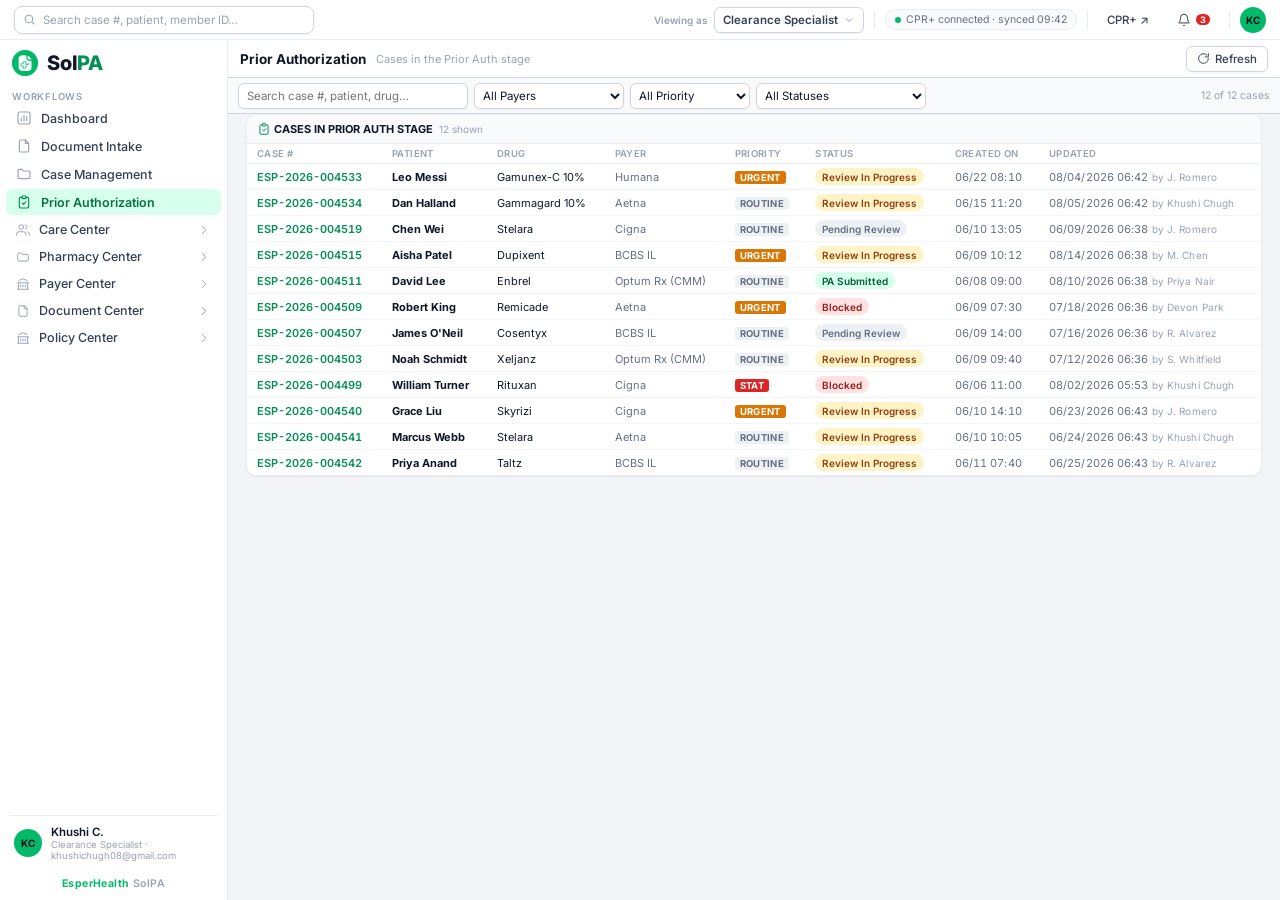
<file: modules/prior-authorization/prior-authorization.html>
<!DOCTYPE html>
<html lang="en">
<head>
<meta charset="UTF-8" />
<meta name="viewport" content="width=device-width, initial-scale=1.0" />
<title>Prior Authorization — SolPA by EsperHealth</title>
<link rel="preconnect" href="https://fonts.googleapis.com" />
<link rel="preconnect" href="https://fonts.gstatic.com" crossorigin />
<link href="https://fonts.googleapis.com/css2?family=Inter:wght@400;500;600;700;800&display=swap" rel="stylesheet" />
<link rel="stylesheet" href="../../css/tokens.css" />
<link rel="stylesheet" href="../../css/shell.css" />
<link rel="stylesheet" href="../../css/v64-components.css" />
<link rel="stylesheet" href="prior-authorization.css" />
</head>
<body>
<div id="app">
  <div class="topbar">
    <div class="tb-gsearch">
      <svg class="ic" width="13" height="13" viewBox="0 0 24 24" fill="none" stroke="currentColor" stroke-width="2"><circle cx="11" cy="11" r="7"/><path d="M21 21l-4.3-4.3"/></svg>
      <input placeholder="Search case #, patient, member ID…" />
    </div>
    <div class="spacer"></div>
    <div class="viewing-as-wrap">
      <span class="viewing-as-label">Viewing as</span>
      <div class="viewing-as-dropdown">
        <button class="viewing-as-btn" id="viewingAsBtn" type="button">
          <span id="viewingAsText">Clearance Specialist</span>
          <svg width="12" height="12" viewBox="0 0 24 24" fill="none" stroke="currentColor" stroke-width="2"><path d="M6 9l6 6 6-6"/></svg>
        </button>
        <div class="viewing-as-menu" id="viewingAsMenu">
          <div class="viewing-as-item" data-role="clerk">
            <span data-ic="user"></span>
            Data Entry Clerk
          </div>
          <div class="viewing-as-item active" data-role="spec">
            <span data-ic="clipcheck"></span>
            Clearance Specialist
          </div>
          <div class="viewing-as-item" data-role="itadmin">
            <span data-ic="gear"></span>
            IT Admin
          </div>
          <div class="viewing-as-item" data-role="superadmin">
            <span data-ic="shield"></span>
            Super Admin
          </div>
          <div class="viewing-as-item" data-role="pam">
            <span data-ic="eye"></span>
            Patient Access Manager
          </div>
        </div>
      </div>
    </div>
    <div class="tb-sep"></div>
    <span class="syncpill"><span class="dotg"></span> CPR+ connected · synced 09:42</span>
    <div class="tb-sep"></div>
    <a class="tb-link" onclick="toast('Opening CPR+ in new window (simulated)')">CPR+ ↗</a>
    <a class="tb-link" title="Notifications" onclick="toast('3 unread notifications')"><span data-ic="bell"></span> <span style="font-size:9px;background:#DC2626;color:#fff;border-radius:7px;padding:0 4px;font-weight:700">3</span></a>
    <div class="tb-sep"></div>
    <div class="tb-avatar">KC</div>
  </div>

  <div class="frame">
    <aside class="sidenav" id="sidenav">
      <div class="sn-logo">
        <img class="sn-mark" src="../../assets/images/solpa_mark.png" alt="" /><span class="sn-wordmark"><span class="sol">Sol</span><span class="pa">PA</span></span>
      </div>
      <div class="grp">Workflows</div>
      <a class="nav-item" data-view="dashboard" href="../../modules/dashboard/dashboard.html">
        <span data-ic="dash"></span><span class="t">Dashboard</span>
      </a>
      <a class="nav-item" data-view="intake" href="../../intake-requests.html">
        <span data-ic="file"></span><span class="t">Document Intake</span>
      </a>
      <a class="nav-item" data-view="cases" href="../../modules/case-management/case-management.html">
        <span data-ic="folder"></span><span class="t">Case Management</span>
      </a>
      <a class="nav-item" data-view="priorauth" href="../../modules/prior-authorization/prior-authorization.html">
        <span data-ic="clipcheck"></span><span class="t">Prior Authorization</span>
      </a>
<div class="nav-sub-h" data-sub="care"><span data-ic="users"></span><span class="t">Care Center</span><span class="chev" data-ic="chevdn"></span></div>
<div class="nav-sub-items" data-sub-items="care">
      <a class="nav-item" data-view="patients" href="../../modules/patients/patients.html">
        <span data-ic="user"></span><span class="t">Patients</span>
      </a>
      <a class="nav-item" data-view="contacts" href="../../modules/contacts/contacts.html">
        <span data-ic="users"></span><span class="t">Contacts</span>
      </a>
      <a class="nav-item" data-view="medications" href="../../modules/stub/stub.html?title=Medications&group=Care%20Center&view=medications">
        <span data-ic="clip"></span><span class="t">Medications</span>
      </a>
      <a class="nav-item" data-view="medicalinfo" href="../../modules/stub/stub.html?title=Medical%20Info&group=Care%20Center&view=medicalinfo">
        <span data-ic="file-text"></span><span class="t">Medical Info</span>
      </a>
      <a class="nav-item" data-view="diagnosis" href="../../modules/stub/stub.html?title=Diagnosis&group=Care%20Center&view=diagnosis">
        <span data-ic="clipcheck"></span><span class="t">Diagnosis</span>
      </a>
      <a class="nav-item" data-view="insurance" href="../../modules/stub/stub.html?title=Insurance&group=Care%20Center&view=insurance">
        <span data-ic="shield"></span><span class="t">Insurance</span>
      </a>
      <a class="nav-item" data-view="providers" href="../../modules/stub/stub.html?title=Providers&group=Care%20Center&view=providers">
        <span data-ic="users"></span><span class="t">Providers</span>
      </a>
</div>
<div class="nav-sub-h" data-sub="pharmacy"><span data-ic="folder"></span><span class="t">Pharmacy Center</span><span class="chev" data-ic="chevdn"></span></div>
<div class="nav-sub-items" data-sub-items="pharmacy">
      <a class="nav-item" data-view="phcases" href="../../modules/stub/stub.html?title=Cases&group=Pharmacy%20Center&view=phcases">
        <span data-ic="folder"></span><span class="t">Cases</span>
      </a>
      <a class="nav-item" data-view="prescriptions" href="../../modules/stub/stub.html?title=Prescriptions&group=Pharmacy%20Center&view=prescriptions">
        <span data-ic="file-text"></span><span class="t">Prescriptions</span>
      </a>
      <a class="nav-item" data-view="drugs" href="../../modules/stub/stub.html?title=Drugs&group=Pharmacy%20Center&view=drugs">
        <span data-ic="clip"></span><span class="t">Drugs</span>
      </a>
      <a class="nav-item" data-view="therapies" href="../../modules/stub/stub.html?title=Therapies&group=Pharmacy%20Center&view=therapies">
        <span data-ic="zap"></span><span class="t">Therapies</span>
      </a>
      <a class="nav-item" data-view="pa" href="../../modules/stub/stub.html?title=PA%20Requests&group=Pharmacy%20Center&view=pa">
        <span data-ic="clipcheck"></span><span class="t">PA Requests</span>
      </a>
      <a class="nav-item" data-view="appeals" href="../../modules/stub/stub.html?title=Appeals&group=Pharmacy%20Center&view=appeals">
        <span data-ic="send"></span><span class="t">Appeals</span>
      </a>
</div>
<div class="nav-sub-h" data-sub="payer"><span data-ic="bank"></span><span class="t">Payer Center</span><span class="chev" data-ic="chevdn"></span></div>
<div class="nav-sub-items" data-sub-items="payer">
      <a class="nav-item" data-view="payers" href="../../modules/stub/stub.html?title=Payers&group=Payer%20Center&view=payers">
        <span data-ic="bank"></span><span class="t">Payers</span>
      </a>
      <a class="nav-item" data-view="clearinghouses" href="../../modules/stub/stub.html?title=Clearing%20Houses&group=Payer%20Center&view=clearinghouses">
        <span data-ic="link"></span><span class="t">Clearing Houses</span>
      </a>
</div>
<div class="nav-sub-h" data-sub="doc"><span data-ic="file"></span><span class="t">Document Center</span><span class="chev" data-ic="chevdn"></span></div>
<div class="nav-sub-items" data-sub-items="doc">
      <a class="nav-item" data-view="documents" href="../../modules/stub/stub.html?title=Documents&group=Document%20Center&view=documents">
        <span data-ic="file"></span><span class="t">Documents</span>
      </a>
      <a class="nav-item" data-view="forms" href="../../modules/forms/forms.html">
        <span data-ic="file-text"></span><span class="t">Forms</span>
      </a>
</div>
<div class="nav-sub-h" data-sub="policy"><span data-ic="bank"></span><span class="t">Policy Center</span><span class="chev" data-ic="chevdn"></span></div>
<div class="nav-sub-items" data-sub-items="policy">
      <a class="nav-item" data-view="policies" href="../../modules/stub/stub.html?title=Policies&group=Policy%20Center&view=policies">
        <span data-ic="file-text"></span><span class="t">Policies</span>
      </a>
      <a class="nav-item" data-view="policyrules" href="../../modules/stub/stub.html?title=Policy%20Rules&group=Policy%20Center&view=policyrules">
        <span data-ic="clipcheck"></span><span class="t">Policy Rules</span>
      </a>
</div>
<div class="nav-sub-h" data-sub="agentlogs"><span data-ic="dots"></span><span class="t">Agent Logs</span><span class="chev" data-ic="chevdn"></span></div>
<div class="nav-sub-items" data-sub-items="agentlogs">
      <a class="nav-item" data-view="precog" href="../../modules/stub/stub.html?title=Precog&group=Agent%20Logs&view=precog">
        <span data-ic="eye"></span><span class="t">Precog</span>
      </a>
      <a class="nav-item" data-view="fabrix" href="../../modules/stub/stub.html?title=Fabrix&group=Agent%20Logs&view=fabrix">
        <span data-ic="settings"></span><span class="t">Fabrix</span>
      </a>
      <a class="nav-item" data-view="agents" href="../../modules/stub/stub.html?title=Agents&group=Agent%20Logs&view=agents">
        <span data-ic="zap"></span><span class="t">Agents</span>
      </a>
</div>
<div class="nav-sub-h" data-sub="config"><span data-ic="gear"></span><span class="t">Configurations</span><span class="chev" data-ic="chevdn"></span></div>
<div class="nav-sub-items" data-sub-items="config">
      <a class="nav-item" data-view="chconfig" href="../../modules/stub/stub.html?title=Clearing%20House%20Config&group=Configurations&view=chconfig">
        <span data-ic="link"></span><span class="t">Clearing House Config</span>
      </a>
      <a class="nav-item" data-view="payerconfig" href="../../modules/stub/stub.html?title=Payer%20Config&group=Configurations&view=payerconfig">
        <span data-ic="bank"></span><span class="t">Payer Config</span>
      </a>
</div>
<div class="nav-sub-h" data-sub="access"><span data-ic="shield"></span><span class="t">Access Control</span><span class="chev" data-ic="chevdn"></span></div>
<div class="nav-sub-items" data-sub-items="access">
      <a class="nav-item" data-view="users" href="../../modules/users/users.html">
        <span data-ic="users"></span><span class="t">Users</span>
      </a>
      <a class="nav-item" data-view="roles" href="../../modules/roles/roles.html">
        <span data-ic="user"></span><span class="t">Roles</span>
      </a>
      <a class="nav-item" data-view="permissions" href="../../modules/stub/stub.html?title=Permissions&group=Access%20Control&view=permissions">
        <span data-ic="clipcheck"></span><span class="t">Permissions</span>
      </a>
      <a class="nav-item" data-view="positions" href="../../modules/stub/stub.html?title=Positions&group=Access%20Control&view=positions">
        <span data-ic="folder"></span><span class="t">Positions</span>
      </a>
</div>
      <div class="flexfill"></div>
      <div class="sn-user" id="snUser">
        <div class="avatar" id="snAvatar">KC</div>
        <div><div class="un" id="snName">Khushi C.</div><div class="ur" id="snRole">Clearance Specialist · khushichugh08@gmail.com</div></div>
      </div>
      <div class="foot"><b>EsperHealth</b> SolPA</div>
    </aside>

    <div class="main">
      <div class="pagehead">
        <h1>Prior Authorization</h1>
        <span class="crumb">Cases in the Prior Auth stage</span>
        <div class="spacer"></div>
        <button class="btn" onclick="renderPriorAuth();toast('Refreshed')"><span data-ic="refresh"></span> Refresh</button>
      </div>
      <div class="toolbar">
        <input class="tb-input" id="paf_search" placeholder="Search case #, patient, drug…" style="width:230px" oninput="renderPriorAuth()">
        <select class="tb-input" id="paf_payer" style="width:150px" onchange="renderPriorAuth()">
          <option value="">All Payers</option>
          <option>Aetna</option><option>BCBS IL</option><option>Cigna</option><option>Humana</option><option>Optum Rx (CMM)</option><option>UnitedHealthcare</option>
        </select>
        <select class="tb-input" id="paf_prio" style="width:120px" onchange="renderPriorAuth()">
          <option value="">All Priority</option><option>STAT</option><option>URGENT</option><option>ROUTINE</option>
        </select>
        <select class="tb-input" id="paf_status" style="width:170px" onchange="renderPriorAuth()">
          <option value="">All Statuses</option>
        </select>
        <a class="tb-clear" id="paf_clear" onclick="clearPriorAuthFilters()" style="display:none;font-size:11px;color:var(--teal);font-weight:600;cursor:pointer">Clear</a>
        <div class="spacer"></div>
        <span class="tb-meta" id="paMetaCnt"></span>
      </div>
      <div style="padding:0 18px 18px" id="priorAuthBody"></div>
    </div>
  </div>
</div>

<script src="../../js/icons.js"></script>
<script src="../../js/v64-helpers.js"></script>
<script src="../../js/shell.js"></script>
<script src="../../js/audit.js"></script>
<script src="../../data/prior-authorization-data.js"></script>
<script src="prior-authorization.js"></script>
</body>
</html>
</file>
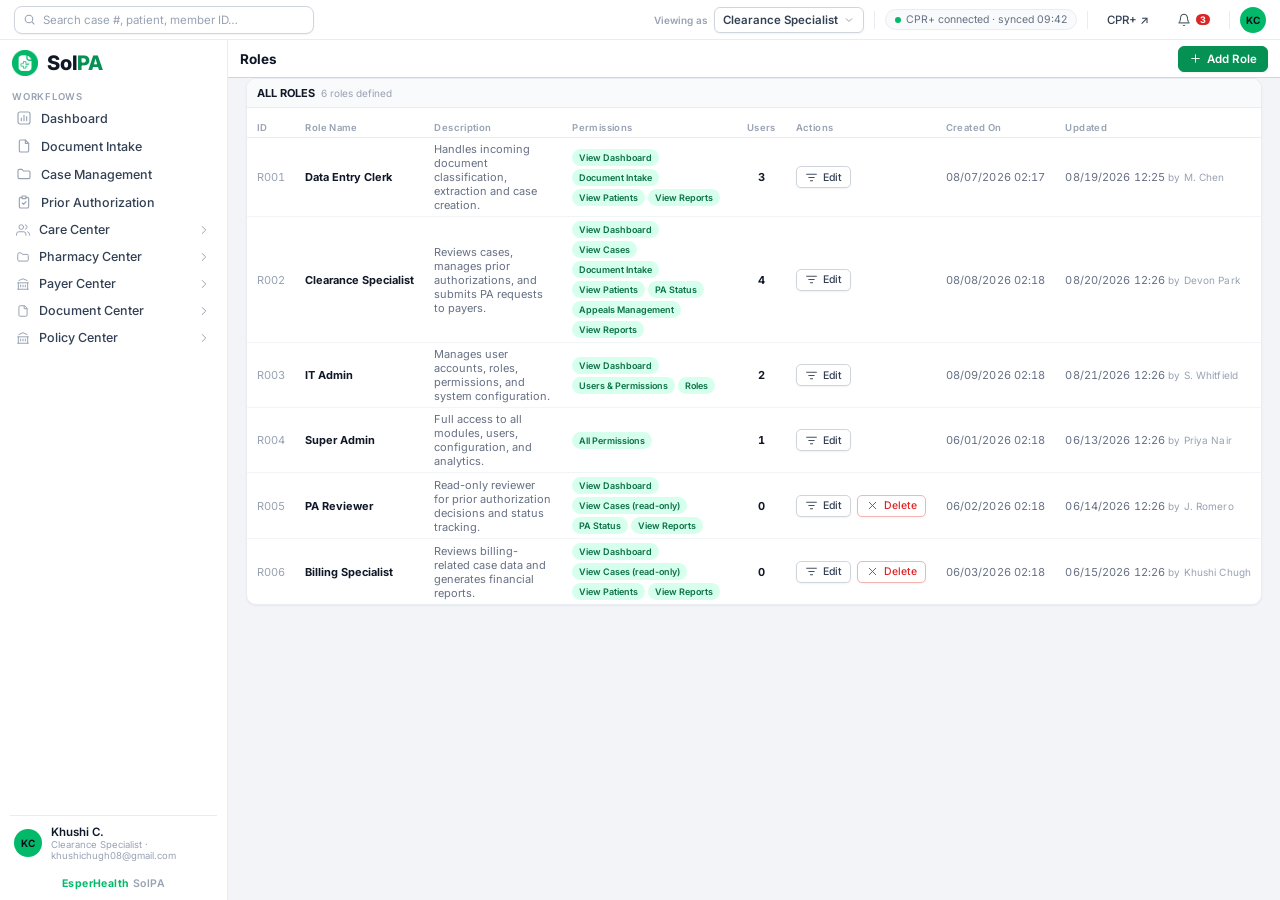
<file: modules/roles/roles.html>
<!DOCTYPE html>
<html lang="en">
<head>
<meta charset="UTF-8" />
<meta name="viewport" content="width=device-width, initial-scale=1.0" />
<title>Roles</title>
<link rel="preconnect" href="https://fonts.googleapis.com" />
<link rel="preconnect" href="https://fonts.gstatic.com" crossorigin />
<link href="https://fonts.googleapis.com/css2?family=Inter:wght@400;500;600;700;800&display=swap" rel="stylesheet" />
<link rel="stylesheet" href="../../css/tokens.css" />
<link rel="stylesheet" href="../../css/shell.css" />
<link rel="stylesheet" href="../../css/v64-components.css" />
<link rel="stylesheet" href="roles.css" />
</head>
<body>
<div id="app">
  <div class="topbar">
    <div class="tb-gsearch">
      <svg class="ic" width="13" height="13" viewBox="0 0 24 24" fill="none" stroke="currentColor" stroke-width="2"><circle cx="11" cy="11" r="7"/><path d="M21 21l-4.3-4.3"/></svg>
      <input placeholder="Search case #, patient, member ID…" />
    </div>
    <div class="spacer"></div>
    <div class="viewing-as-wrap">
      <span class="viewing-as-label">Viewing as</span>
      <div class="viewing-as-dropdown">
        <button class="viewing-as-btn" id="viewingAsBtn" type="button">
          <span id="viewingAsText">Clearance Specialist</span>
          <svg width="12" height="12" viewBox="0 0 24 24" fill="none" stroke="currentColor" stroke-width="2"><path d="M6 9l6 6 6-6"/></svg>
        </button>
        <div class="viewing-as-menu" id="viewingAsMenu">
          <div class="viewing-as-item" data-role="clerk">
            <span data-ic="user"></span>
            Data Entry Clerk
          </div>
          <div class="viewing-as-item active" data-role="spec">
            <span data-ic="clipcheck"></span>
            Clearance Specialist
          </div>
          <div class="viewing-as-item" data-role="itadmin">
            <span data-ic="gear"></span>
            IT Admin
          </div>
          <div class="viewing-as-item" data-role="superadmin">
            <span data-ic="shield"></span>
            Super Admin
          </div>
          <div class="viewing-as-item" data-role="pam">
            <span data-ic="eye"></span>
            Patient Access Manager
          </div>
        </div>
      </div>
    </div>
    <div class="tb-sep"></div>
    <span class="syncpill"><span class="dotg"></span> CPR+ connected · synced 09:42</span>
    <div class="tb-sep"></div>
    <a class="tb-link" onclick="toast('Opening CPR+ in new window (simulated)')">CPR+ ↗</a>
    <a class="tb-link" title="Notifications" onclick="toast('3 unread notifications')"><span data-ic="bell"></span> <span style="font-size:9px;background:#DC2626;color:#fff;border-radius:7px;padding:0 4px;font-weight:700">3</span></a>
    <div class="tb-sep"></div>
    <div class="tb-avatar">KC</div>
  </div>

  <div class="frame">
    <aside class="sidenav" id="sidenav">
      <div class="sn-logo">
        <img class="sn-mark" src="../../assets/images/solpa_mark.png" alt="" /><span class="sn-wordmark"><span class="sol">Sol</span><span class="pa">PA</span></span>
      </div>
      <div class="grp">Workflows</div>
      <a class="nav-item" data-view="dashboard" href="../../modules/dashboard/dashboard.html">
        <span data-ic="dash"></span><span class="t">Dashboard</span>
      </a>
      <a class="nav-item" data-view="intake" href="../../intake-requests.html">
        <span data-ic="file"></span><span class="t">Document Intake</span>
      </a>
      <a class="nav-item" data-view="cases" href="../../modules/case-management/case-management.html">
        <span data-ic="folder"></span><span class="t">Case Management</span>
      </a>
      <a class="nav-item" data-view="priorauth" href="../../modules/prior-authorization/prior-authorization.html">
        <span data-ic="clipcheck"></span><span class="t">Prior Authorization</span>
      </a>
<div class="nav-sub-h" data-sub="care"><span data-ic="users"></span><span class="t">Care Center</span><span class="chev" data-ic="chevdn"></span></div>
<div class="nav-sub-items" data-sub-items="care">
      <a class="nav-item" data-view="patients" href="../../modules/patients/patients.html">
        <span data-ic="user"></span><span class="t">Patients</span>
      </a>
      <a class="nav-item" data-view="contacts" href="../../modules/contacts/contacts.html">
        <span data-ic="users"></span><span class="t">Contacts</span>
      </a>
      <a class="nav-item" data-view="medications" href="../../modules/stub/stub.html?title=Medications&group=Care%20Center&view=medications">
        <span data-ic="clip"></span><span class="t">Medications</span>
      </a>
      <a class="nav-item" data-view="medicalinfo" href="../../modules/stub/stub.html?title=Medical%20Info&group=Care%20Center&view=medicalinfo">
        <span data-ic="file-text"></span><span class="t">Medical Info</span>
      </a>
      <a class="nav-item" data-view="diagnosis" href="../../modules/stub/stub.html?title=Diagnosis&group=Care%20Center&view=diagnosis">
        <span data-ic="clipcheck"></span><span class="t">Diagnosis</span>
      </a>
      <a class="nav-item" data-view="insurance" href="../../modules/stub/stub.html?title=Insurance&group=Care%20Center&view=insurance">
        <span data-ic="shield"></span><span class="t">Insurance</span>
      </a>
      <a class="nav-item" data-view="providers" href="../../modules/stub/stub.html?title=Providers&group=Care%20Center&view=providers">
        <span data-ic="users"></span><span class="t">Providers</span>
      </a>
</div>
<div class="nav-sub-h" data-sub="pharmacy"><span data-ic="folder"></span><span class="t">Pharmacy Center</span><span class="chev" data-ic="chevdn"></span></div>
<div class="nav-sub-items" data-sub-items="pharmacy">
      <a class="nav-item" data-view="phcases" href="../../modules/stub/stub.html?title=Cases&group=Pharmacy%20Center&view=phcases">
        <span data-ic="folder"></span><span class="t">Cases</span>
      </a>
      <a class="nav-item" data-view="prescriptions" href="../../modules/stub/stub.html?title=Prescriptions&group=Pharmacy%20Center&view=prescriptions">
        <span data-ic="file-text"></span><span class="t">Prescriptions</span>
      </a>
      <a class="nav-item" data-view="drugs" href="../../modules/stub/stub.html?title=Drugs&group=Pharmacy%20Center&view=drugs">
        <span data-ic="clip"></span><span class="t">Drugs</span>
      </a>
      <a class="nav-item" data-view="therapies" href="../../modules/stub/stub.html?title=Therapies&group=Pharmacy%20Center&view=therapies">
        <span data-ic="zap"></span><span class="t">Therapies</span>
      </a>
      <a class="nav-item" data-view="pa" href="../../modules/stub/stub.html?title=PA%20Requests&group=Pharmacy%20Center&view=pa">
        <span data-ic="clipcheck"></span><span class="t">PA Requests</span>
      </a>
      <a class="nav-item" data-view="appeals" href="../../modules/stub/stub.html?title=Appeals&group=Pharmacy%20Center&view=appeals">
        <span data-ic="send"></span><span class="t">Appeals</span>
      </a>
</div>
<div class="nav-sub-h" data-sub="payer"><span data-ic="bank"></span><span class="t">Payer Center</span><span class="chev" data-ic="chevdn"></span></div>
<div class="nav-sub-items" data-sub-items="payer">
      <a class="nav-item" data-view="payers" href="../../modules/stub/stub.html?title=Payers&group=Payer%20Center&view=payers">
        <span data-ic="bank"></span><span class="t">Payers</span>
      </a>
      <a class="nav-item" data-view="clearinghouses" href="../../modules/stub/stub.html?title=Clearing%20Houses&group=Payer%20Center&view=clearinghouses">
        <span data-ic="link"></span><span class="t">Clearing Houses</span>
      </a>
</div>
<div class="nav-sub-h" data-sub="doc"><span data-ic="file"></span><span class="t">Document Center</span><span class="chev" data-ic="chevdn"></span></div>
<div class="nav-sub-items" data-sub-items="doc">
      <a class="nav-item" data-view="documents" href="../../modules/stub/stub.html?title=Documents&group=Document%20Center&view=documents">
        <span data-ic="file"></span><span class="t">Documents</span>
      </a>
      <a class="nav-item" data-view="forms" href="../../modules/forms/forms.html">
        <span data-ic="file-text"></span><span class="t">Forms</span>
      </a>
</div>
<div class="nav-sub-h" data-sub="policy"><span data-ic="bank"></span><span class="t">Policy Center</span><span class="chev" data-ic="chevdn"></span></div>
<div class="nav-sub-items" data-sub-items="policy">
      <a class="nav-item" data-view="policies" href="../../modules/stub/stub.html?title=Policies&group=Policy%20Center&view=policies">
        <span data-ic="file-text"></span><span class="t">Policies</span>
      </a>
      <a class="nav-item" data-view="policyrules" href="../../modules/stub/stub.html?title=Policy%20Rules&group=Policy%20Center&view=policyrules">
        <span data-ic="clipcheck"></span><span class="t">Policy Rules</span>
      </a>
</div>
<div class="nav-sub-h" data-sub="agentlogs"><span data-ic="dots"></span><span class="t">Agent Logs</span><span class="chev" data-ic="chevdn"></span></div>
<div class="nav-sub-items" data-sub-items="agentlogs">
      <a class="nav-item" data-view="precog" href="../../modules/stub/stub.html?title=Precog&group=Agent%20Logs&view=precog">
        <span data-ic="eye"></span><span class="t">Precog</span>
      </a>
      <a class="nav-item" data-view="fabrix" href="../../modules/stub/stub.html?title=Fabrix&group=Agent%20Logs&view=fabrix">
        <span data-ic="settings"></span><span class="t">Fabrix</span>
      </a>
      <a class="nav-item" data-view="agents" href="../../modules/stub/stub.html?title=Agents&group=Agent%20Logs&view=agents">
        <span data-ic="zap"></span><span class="t">Agents</span>
      </a>
</div>
<div class="nav-sub-h" data-sub="config"><span data-ic="gear"></span><span class="t">Configurations</span><span class="chev" data-ic="chevdn"></span></div>
<div class="nav-sub-items" data-sub-items="config">
      <a class="nav-item" data-view="chconfig" href="../../modules/stub/stub.html?title=Clearing%20House%20Config&group=Configurations&view=chconfig">
        <span data-ic="link"></span><span class="t">Clearing House Config</span>
      </a>
      <a class="nav-item" data-view="payerconfig" href="../../modules/stub/stub.html?title=Payer%20Config&group=Configurations&view=payerconfig">
        <span data-ic="bank"></span><span class="t">Payer Config</span>
      </a>
</div>
<div class="nav-sub-h" data-sub="access"><span data-ic="shield"></span><span class="t">Access Control</span><span class="chev" data-ic="chevdn"></span></div>
<div class="nav-sub-items" data-sub-items="access">
      <a class="nav-item" data-view="users" href="../../modules/users/users.html">
        <span data-ic="users"></span><span class="t">Users</span>
      </a>
      <a class="nav-item" data-view="roles" href="../../modules/roles/roles.html">
        <span data-ic="user"></span><span class="t">Roles</span>
      </a>
      <a class="nav-item" data-view="permissions" href="../../modules/stub/stub.html?title=Permissions&group=Access%20Control&view=permissions">
        <span data-ic="clipcheck"></span><span class="t">Permissions</span>
      </a>
      <a class="nav-item" data-view="positions" href="../../modules/stub/stub.html?title=Positions&group=Access%20Control&view=positions">
        <span data-ic="folder"></span><span class="t">Positions</span>
      </a>
</div>
      <div class="flexfill"></div>
      <div class="sn-user" id="snUser">
        <div class="avatar" id="snAvatar">KC</div>
        <div><div class="un" id="snName">Khushi C.</div><div class="ur" id="snRole">Clearance Specialist · khushichugh08@gmail.com</div></div>
      </div>
      <div class="foot"><b>EsperHealth</b> SolPA</div>
    </aside>

    <div class="main">
      <div class="pagehead">
        <h1>Roles</h1>
        <div class="spacer"></div>
        <button class="btn primary" onclick="openAddRoleModal()"><span data-ic="plus"></span> Add Role</button>
      </div>
      <div id="rolesBody" style="padding:0 18px 18px;overflow:auto"></div>
    </div>
  </div>
</div>

<div class="overlay" id="ovl"><div class="modal" id="modalBox"></div></div>

<script src="../../js/icons.js"></script>
<script src="../../js/v64-helpers.js"></script>
<script src="../../js/shell.js"></script>
<script src="../../js/audit.js"></script>
<script src="../../data/roles-data.js"></script>
<script src="roles.js"></script>
</body>
</html>
</file>
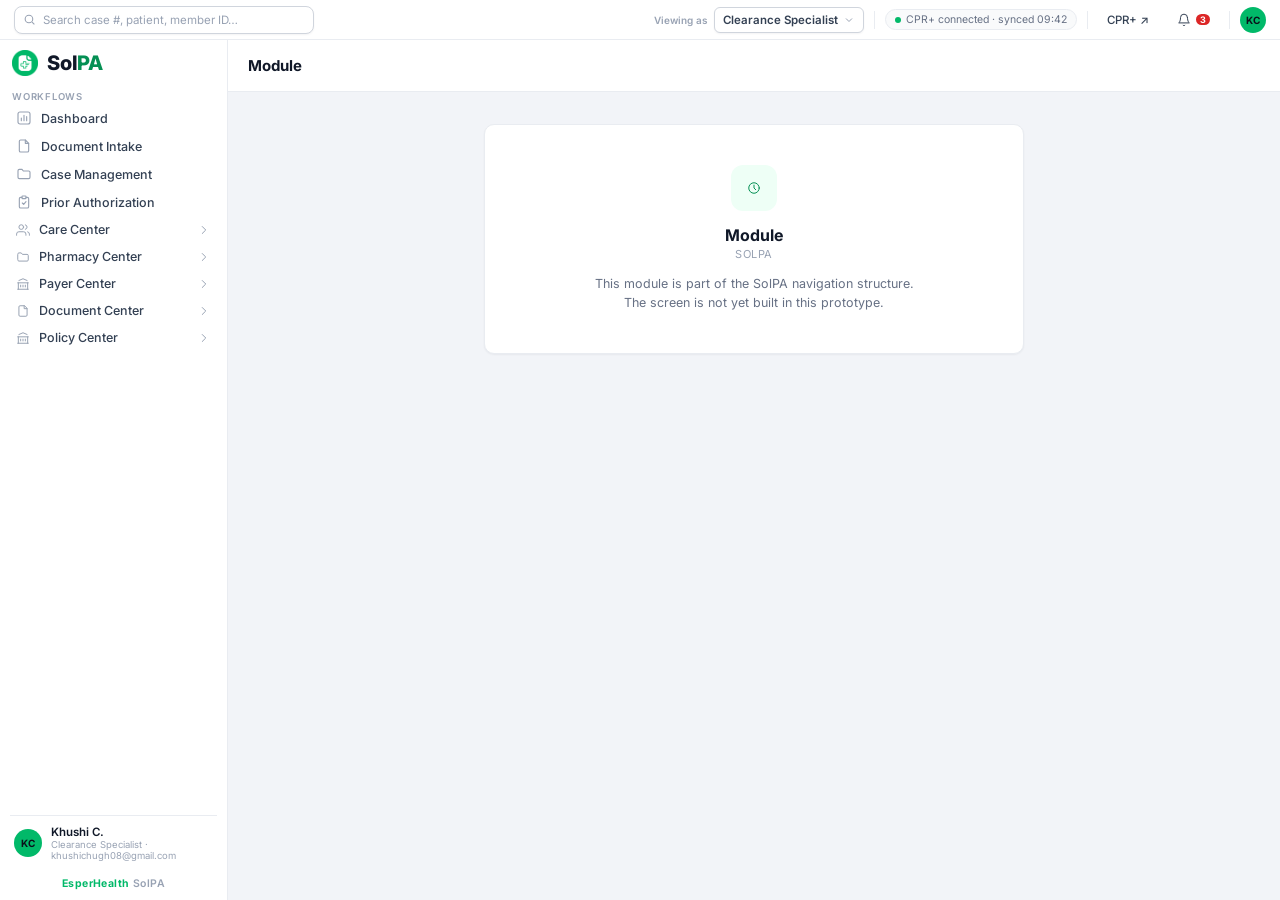
<file: modules/stub/stub.html>
<!DOCTYPE html>
<html lang="en">
<head>
<meta charset="UTF-8" />
<meta name="viewport" content="width=device-width, initial-scale=1.0" />
<title>SolPA by EsperHealth</title>
<link rel="preconnect" href="https://fonts.googleapis.com" />
<link rel="preconnect" href="https://fonts.gstatic.com" crossorigin />
<link href="https://fonts.googleapis.com/css2?family=Inter:wght@400;500;600;700;800&display=swap" rel="stylesheet" />
<link rel="stylesheet" href="../../css/tokens.css" />
<link rel="stylesheet" href="../../css/shell.css" />
<link rel="stylesheet" href="../../css/v64-components.css" />
<link rel="stylesheet" href="stub.css" />
</head>
<body>
<div id="app">
  <div class="topbar">
    <div class="tb-gsearch">
      <svg class="ic" width="13" height="13" viewBox="0 0 24 24" fill="none" stroke="currentColor" stroke-width="2"><circle cx="11" cy="11" r="7"/><path d="M21 21l-4.3-4.3"/></svg>
      <input placeholder="Search case #, patient, member ID…" />
    </div>
    <div class="spacer"></div>
    <div class="viewing-as-wrap">
      <span class="viewing-as-label">Viewing as</span>
      <div class="viewing-as-dropdown">
        <button class="viewing-as-btn" id="viewingAsBtn" type="button">
          <span id="viewingAsText">Clearance Specialist</span>
          <svg width="12" height="12" viewBox="0 0 24 24" fill="none" stroke="currentColor" stroke-width="2"><path d="M6 9l6 6 6-6"/></svg>
        </button>
        <div class="viewing-as-menu" id="viewingAsMenu">
          <div class="viewing-as-item" data-role="clerk">
            <span data-ic="user"></span>
            Data Entry Clerk
          </div>
          <div class="viewing-as-item active" data-role="spec">
            <span data-ic="clipcheck"></span>
            Clearance Specialist
          </div>
          <div class="viewing-as-item" data-role="itadmin">
            <span data-ic="gear"></span>
            IT Admin
          </div>
          <div class="viewing-as-item" data-role="superadmin">
            <span data-ic="shield"></span>
            Super Admin
          </div>
          <div class="viewing-as-item" data-role="pam">
            <span data-ic="eye"></span>
            Patient Access Manager
          </div>
        </div>
      </div>
    </div>
    <div class="tb-sep"></div>
    <span class="syncpill"><span class="dotg"></span> CPR+ connected · synced 09:42</span>
    <div class="tb-sep"></div>
    <a class="tb-link" onclick="toast('Opening CPR+ in new window (simulated)')">CPR+ ↗</a>
    <a class="tb-link" title="Notifications" onclick="toast('3 unread notifications')"><span data-ic="bell"></span> <span style="font-size:9px;background:#DC2626;color:#fff;border-radius:7px;padding:0 4px;font-weight:700">3</span></a>
    <div class="tb-sep"></div>
    <div class="tb-avatar">KC</div>
  </div>

  <div class="frame">
    <aside class="sidenav" id="sidenav">
      <div class="sn-logo">
        <img class="sn-mark" src="../../assets/images/solpa_mark.png" alt="" /><span class="sn-wordmark"><span class="sol">Sol</span><span class="pa">PA</span></span>
      </div>
      <div class="grp">Workflows</div>
      <a class="nav-item" data-view="dashboard" href="../../modules/dashboard/dashboard.html">
        <span data-ic="dash"></span><span class="t">Dashboard</span>
      </a>
      <a class="nav-item" data-view="intake" href="../../intake-requests.html">
        <span data-ic="file"></span><span class="t">Document Intake</span>
      </a>
      <a class="nav-item" data-view="cases" href="../../modules/case-management/case-management.html">
        <span data-ic="folder"></span><span class="t">Case Management</span>
      </a>
      <a class="nav-item" data-view="priorauth" href="../../modules/prior-authorization/prior-authorization.html">
        <span data-ic="clipcheck"></span><span class="t">Prior Authorization</span>
      </a>
<div class="nav-sub-h" data-sub="care"><span data-ic="users"></span><span class="t">Care Center</span><span class="chev" data-ic="chevdn"></span></div>
<div class="nav-sub-items" data-sub-items="care">
      <a class="nav-item" data-view="patients" href="../../modules/patients/patients.html">
        <span data-ic="user"></span><span class="t">Patients</span>
      </a>
      <a class="nav-item" data-view="contacts" href="../../modules/contacts/contacts.html">
        <span data-ic="users"></span><span class="t">Contacts</span>
      </a>
      <a class="nav-item" data-view="medications" href="../../modules/stub/stub.html?title=Medications&group=Care%20Center&view=medications">
        <span data-ic="clip"></span><span class="t">Medications</span>
      </a>
      <a class="nav-item" data-view="medicalinfo" href="../../modules/stub/stub.html?title=Medical%20Info&group=Care%20Center&view=medicalinfo">
        <span data-ic="file-text"></span><span class="t">Medical Info</span>
      </a>
      <a class="nav-item" data-view="diagnosis" href="../../modules/stub/stub.html?title=Diagnosis&group=Care%20Center&view=diagnosis">
        <span data-ic="clipcheck"></span><span class="t">Diagnosis</span>
      </a>
      <a class="nav-item" data-view="insurance" href="../../modules/stub/stub.html?title=Insurance&group=Care%20Center&view=insurance">
        <span data-ic="shield"></span><span class="t">Insurance</span>
      </a>
      <a class="nav-item" data-view="providers" href="../../modules/stub/stub.html?title=Providers&group=Care%20Center&view=providers">
        <span data-ic="users"></span><span class="t">Providers</span>
      </a>
</div>
<div class="nav-sub-h" data-sub="pharmacy"><span data-ic="folder"></span><span class="t">Pharmacy Center</span><span class="chev" data-ic="chevdn"></span></div>
<div class="nav-sub-items" data-sub-items="pharmacy">
      <a class="nav-item" data-view="phcases" href="../../modules/stub/stub.html?title=Cases&group=Pharmacy%20Center&view=phcases">
        <span data-ic="folder"></span><span class="t">Cases</span>
      </a>
      <a class="nav-item" data-view="prescriptions" href="../../modules/stub/stub.html?title=Prescriptions&group=Pharmacy%20Center&view=prescriptions">
        <span data-ic="file-text"></span><span class="t">Prescriptions</span>
      </a>
      <a class="nav-item" data-view="drugs" href="../../modules/stub/stub.html?title=Drugs&group=Pharmacy%20Center&view=drugs">
        <span data-ic="clip"></span><span class="t">Drugs</span>
      </a>
      <a class="nav-item" data-view="therapies" href="../../modules/stub/stub.html?title=Therapies&group=Pharmacy%20Center&view=therapies">
        <span data-ic="zap"></span><span class="t">Therapies</span>
      </a>
      <a class="nav-item" data-view="pa" href="../../modules/stub/stub.html?title=PA%20Requests&group=Pharmacy%20Center&view=pa">
        <span data-ic="clipcheck"></span><span class="t">PA Requests</span>
      </a>
      <a class="nav-item" data-view="appeals" href="../../modules/stub/stub.html?title=Appeals&group=Pharmacy%20Center&view=appeals">
        <span data-ic="send"></span><span class="t">Appeals</span>
      </a>
</div>
<div class="nav-sub-h" data-sub="payer"><span data-ic="bank"></span><span class="t">Payer Center</span><span class="chev" data-ic="chevdn"></span></div>
<div class="nav-sub-items" data-sub-items="payer">
      <a class="nav-item" data-view="payers" href="../../modules/stub/stub.html?title=Payers&group=Payer%20Center&view=payers">
        <span data-ic="bank"></span><span class="t">Payers</span>
      </a>
      <a class="nav-item" data-view="clearinghouses" href="../../modules/stub/stub.html?title=Clearing%20Houses&group=Payer%20Center&view=clearinghouses">
        <span data-ic="link"></span><span class="t">Clearing Houses</span>
      </a>
</div>
<div class="nav-sub-h" data-sub="doc"><span data-ic="file"></span><span class="t">Document Center</span><span class="chev" data-ic="chevdn"></span></div>
<div class="nav-sub-items" data-sub-items="doc">
      <a class="nav-item" data-view="documents" href="../../modules/stub/stub.html?title=Documents&group=Document%20Center&view=documents">
        <span data-ic="file"></span><span class="t">Documents</span>
      </a>
      <a class="nav-item" data-view="forms" href="../../modules/forms/forms.html">
        <span data-ic="file-text"></span><span class="t">Forms</span>
      </a>
</div>
<div class="nav-sub-h" data-sub="policy"><span data-ic="bank"></span><span class="t">Policy Center</span><span class="chev" data-ic="chevdn"></span></div>
<div class="nav-sub-items" data-sub-items="policy">
      <a class="nav-item" data-view="policies" href="../../modules/stub/stub.html?title=Policies&group=Policy%20Center&view=policies">
        <span data-ic="file-text"></span><span class="t">Policies</span>
      </a>
      <a class="nav-item" data-view="policyrules" href="../../modules/stub/stub.html?title=Policy%20Rules&group=Policy%20Center&view=policyrules">
        <span data-ic="clipcheck"></span><span class="t">Policy Rules</span>
      </a>
</div>
<div class="nav-sub-h" data-sub="agentlogs"><span data-ic="dots"></span><span class="t">Agent Logs</span><span class="chev" data-ic="chevdn"></span></div>
<div class="nav-sub-items" data-sub-items="agentlogs">
      <a class="nav-item" data-view="precog" href="../../modules/stub/stub.html?title=Precog&group=Agent%20Logs&view=precog">
        <span data-ic="eye"></span><span class="t">Precog</span>
      </a>
      <a class="nav-item" data-view="fabrix" href="../../modules/stub/stub.html?title=Fabrix&group=Agent%20Logs&view=fabrix">
        <span data-ic="settings"></span><span class="t">Fabrix</span>
      </a>
      <a class="nav-item" data-view="agents" href="../../modules/stub/stub.html?title=Agents&group=Agent%20Logs&view=agents">
        <span data-ic="zap"></span><span class="t">Agents</span>
      </a>
</div>
<div class="nav-sub-h" data-sub="config"><span data-ic="gear"></span><span class="t">Configurations</span><span class="chev" data-ic="chevdn"></span></div>
<div class="nav-sub-items" data-sub-items="config">
      <a class="nav-item" data-view="chconfig" href="../../modules/stub/stub.html?title=Clearing%20House%20Config&group=Configurations&view=chconfig">
        <span data-ic="link"></span><span class="t">Clearing House Config</span>
      </a>
      <a class="nav-item" data-view="payerconfig" href="../../modules/stub/stub.html?title=Payer%20Config&group=Configurations&view=payerconfig">
        <span data-ic="bank"></span><span class="t">Payer Config</span>
      </a>
</div>
<div class="nav-sub-h" data-sub="access"><span data-ic="shield"></span><span class="t">Access Control</span><span class="chev" data-ic="chevdn"></span></div>
<div class="nav-sub-items" data-sub-items="access">
      <a class="nav-item" data-view="users" href="../../modules/users/users.html">
        <span data-ic="users"></span><span class="t">Users</span>
      </a>
      <a class="nav-item" data-view="roles" href="../../modules/roles/roles.html">
        <span data-ic="user"></span><span class="t">Roles</span>
      </a>
      <a class="nav-item" data-view="permissions" href="../../modules/stub/stub.html?title=Permissions&group=Access%20Control&view=permissions">
        <span data-ic="clipcheck"></span><span class="t">Permissions</span>
      </a>
      <a class="nav-item" data-view="positions" href="../../modules/stub/stub.html?title=Positions&group=Access%20Control&view=positions">
        <span data-ic="folder"></span><span class="t">Positions</span>
      </a>
</div>
      <div class="flexfill"></div>
      <div class="sn-user" id="snUser">
        <div class="avatar" id="snAvatar">KC</div>
        <div><div class="un" id="snName">Khushi C.</div><div class="ur" id="snRole">Clearance Specialist · khushichugh08@gmail.com</div></div>
      </div>
      <div class="foot"><b>EsperHealth</b> SolPA</div>
    </aside>

    <div class="main">
      <div class="pagehead">
        <h1 id="stubCrumb">Module</h1>
        <div class="spacer"></div>
      </div>
      <div id="stubBody"></div>
    </div>
  </div>
</div>

<script src="../../js/icons.js"></script>
<script src="../../js/shell.js"></script>
<script src="stub.js"></script>
</body>
</html>
</file>
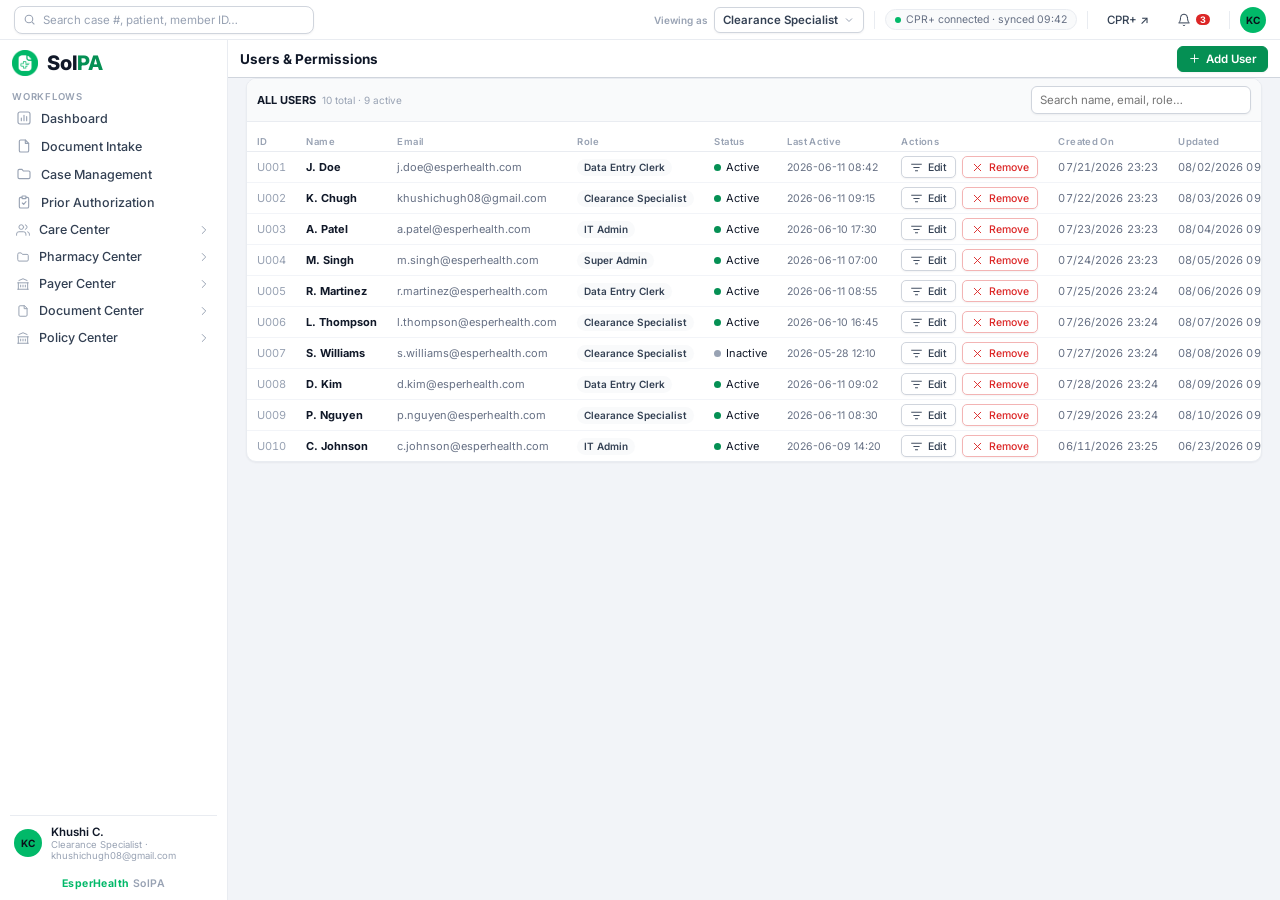
<file: modules/users/users.html>
<!DOCTYPE html>
<html lang="en">
<head>
<meta charset="UTF-8" />
<meta name="viewport" content="width=device-width, initial-scale=1.0" />
<title>Users &amp; Permissions</title>
<link rel="preconnect" href="https://fonts.googleapis.com" />
<link rel="preconnect" href="https://fonts.gstatic.com" crossorigin />
<link href="https://fonts.googleapis.com/css2?family=Inter:wght@400;500;600;700;800&display=swap" rel="stylesheet" />
<link rel="stylesheet" href="../../css/tokens.css" />
<link rel="stylesheet" href="../../css/shell.css" />
<link rel="stylesheet" href="../../css/v64-components.css" />
<link rel="stylesheet" href="users.css" />
</head>
<body>
<div id="app">
  <div class="topbar">
    <div class="tb-gsearch">
      <svg class="ic" width="13" height="13" viewBox="0 0 24 24" fill="none" stroke="currentColor" stroke-width="2"><circle cx="11" cy="11" r="7"/><path d="M21 21l-4.3-4.3"/></svg>
      <input placeholder="Search case #, patient, member ID…" />
    </div>
    <div class="spacer"></div>
    <div class="viewing-as-wrap">
      <span class="viewing-as-label">Viewing as</span>
      <div class="viewing-as-dropdown">
        <button class="viewing-as-btn" id="viewingAsBtn" type="button">
          <span id="viewingAsText">Clearance Specialist</span>
          <svg width="12" height="12" viewBox="0 0 24 24" fill="none" stroke="currentColor" stroke-width="2"><path d="M6 9l6 6 6-6"/></svg>
        </button>
        <div class="viewing-as-menu" id="viewingAsMenu">
          <div class="viewing-as-item" data-role="clerk">
            <span data-ic="user"></span>
            Data Entry Clerk
          </div>
          <div class="viewing-as-item active" data-role="spec">
            <span data-ic="clipcheck"></span>
            Clearance Specialist
          </div>
          <div class="viewing-as-item" data-role="itadmin">
            <span data-ic="gear"></span>
            IT Admin
          </div>
          <div class="viewing-as-item" data-role="superadmin">
            <span data-ic="shield"></span>
            Super Admin
          </div>
          <div class="viewing-as-item" data-role="pam">
            <span data-ic="eye"></span>
            Patient Access Manager
          </div>
        </div>
      </div>
    </div>
    <div class="tb-sep"></div>
    <span class="syncpill"><span class="dotg"></span> CPR+ connected · synced 09:42</span>
    <div class="tb-sep"></div>
    <a class="tb-link" onclick="toast('Opening CPR+ in new window (simulated)')">CPR+ ↗</a>
    <a class="tb-link" title="Notifications" onclick="toast('3 unread notifications')"><span data-ic="bell"></span> <span style="font-size:9px;background:#DC2626;color:#fff;border-radius:7px;padding:0 4px;font-weight:700">3</span></a>
    <div class="tb-sep"></div>
    <div class="tb-avatar">KC</div>
  </div>

  <div class="frame">
    <aside class="sidenav" id="sidenav">
      <div class="sn-logo">
        <img class="sn-mark" src="../../assets/images/solpa_mark.png" alt="" /><span class="sn-wordmark"><span class="sol">Sol</span><span class="pa">PA</span></span>
      </div>
      <div class="grp">Workflows</div>
      <a class="nav-item" data-view="dashboard" href="../../modules/dashboard/dashboard.html">
        <span data-ic="dash"></span><span class="t">Dashboard</span>
      </a>
      <a class="nav-item" data-view="intake" href="../../intake-requests.html">
        <span data-ic="file"></span><span class="t">Document Intake</span>
      </a>
      <a class="nav-item" data-view="cases" href="../../modules/case-management/case-management.html">
        <span data-ic="folder"></span><span class="t">Case Management</span>
      </a>
      <a class="nav-item" data-view="priorauth" href="../../modules/prior-authorization/prior-authorization.html">
        <span data-ic="clipcheck"></span><span class="t">Prior Authorization</span>
      </a>
<div class="nav-sub-h" data-sub="care"><span data-ic="users"></span><span class="t">Care Center</span><span class="chev" data-ic="chevdn"></span></div>
<div class="nav-sub-items" data-sub-items="care">
      <a class="nav-item" data-view="patients" href="../../modules/patients/patients.html">
        <span data-ic="user"></span><span class="t">Patients</span>
      </a>
      <a class="nav-item" data-view="contacts" href="../../modules/contacts/contacts.html">
        <span data-ic="users"></span><span class="t">Contacts</span>
      </a>
      <a class="nav-item" data-view="medications" href="../../modules/stub/stub.html?title=Medications&group=Care%20Center&view=medications">
        <span data-ic="clip"></span><span class="t">Medications</span>
      </a>
      <a class="nav-item" data-view="medicalinfo" href="../../modules/stub/stub.html?title=Medical%20Info&group=Care%20Center&view=medicalinfo">
        <span data-ic="file-text"></span><span class="t">Medical Info</span>
      </a>
      <a class="nav-item" data-view="diagnosis" href="../../modules/stub/stub.html?title=Diagnosis&group=Care%20Center&view=diagnosis">
        <span data-ic="clipcheck"></span><span class="t">Diagnosis</span>
      </a>
      <a class="nav-item" data-view="insurance" href="../../modules/stub/stub.html?title=Insurance&group=Care%20Center&view=insurance">
        <span data-ic="shield"></span><span class="t">Insurance</span>
      </a>
      <a class="nav-item" data-view="providers" href="../../modules/stub/stub.html?title=Providers&group=Care%20Center&view=providers">
        <span data-ic="users"></span><span class="t">Providers</span>
      </a>
</div>
<div class="nav-sub-h" data-sub="pharmacy"><span data-ic="folder"></span><span class="t">Pharmacy Center</span><span class="chev" data-ic="chevdn"></span></div>
<div class="nav-sub-items" data-sub-items="pharmacy">
      <a class="nav-item" data-view="phcases" href="../../modules/stub/stub.html?title=Cases&group=Pharmacy%20Center&view=phcases">
        <span data-ic="folder"></span><span class="t">Cases</span>
      </a>
      <a class="nav-item" data-view="prescriptions" href="../../modules/stub/stub.html?title=Prescriptions&group=Pharmacy%20Center&view=prescriptions">
        <span data-ic="file-text"></span><span class="t">Prescriptions</span>
      </a>
      <a class="nav-item" data-view="drugs" href="../../modules/stub/stub.html?title=Drugs&group=Pharmacy%20Center&view=drugs">
        <span data-ic="clip"></span><span class="t">Drugs</span>
      </a>
      <a class="nav-item" data-view="therapies" href="../../modules/stub/stub.html?title=Therapies&group=Pharmacy%20Center&view=therapies">
        <span data-ic="zap"></span><span class="t">Therapies</span>
      </a>
      <a class="nav-item" data-view="pa" href="../../modules/stub/stub.html?title=PA%20Requests&group=Pharmacy%20Center&view=pa">
        <span data-ic="clipcheck"></span><span class="t">PA Requests</span>
      </a>
      <a class="nav-item" data-view="appeals" href="../../modules/stub/stub.html?title=Appeals&group=Pharmacy%20Center&view=appeals">
        <span data-ic="send"></span><span class="t">Appeals</span>
      </a>
</div>
<div class="nav-sub-h" data-sub="payer"><span data-ic="bank"></span><span class="t">Payer Center</span><span class="chev" data-ic="chevdn"></span></div>
<div class="nav-sub-items" data-sub-items="payer">
      <a class="nav-item" data-view="payers" href="../../modules/stub/stub.html?title=Payers&group=Payer%20Center&view=payers">
        <span data-ic="bank"></span><span class="t">Payers</span>
      </a>
      <a class="nav-item" data-view="clearinghouses" href="../../modules/stub/stub.html?title=Clearing%20Houses&group=Payer%20Center&view=clearinghouses">
        <span data-ic="link"></span><span class="t">Clearing Houses</span>
      </a>
</div>
<div class="nav-sub-h" data-sub="doc"><span data-ic="file"></span><span class="t">Document Center</span><span class="chev" data-ic="chevdn"></span></div>
<div class="nav-sub-items" data-sub-items="doc">
      <a class="nav-item" data-view="documents" href="../../modules/stub/stub.html?title=Documents&group=Document%20Center&view=documents">
        <span data-ic="file"></span><span class="t">Documents</span>
      </a>
      <a class="nav-item" data-view="forms" href="../../modules/forms/forms.html">
        <span data-ic="file-text"></span><span class="t">Forms</span>
      </a>
</div>
<div class="nav-sub-h" data-sub="policy"><span data-ic="bank"></span><span class="t">Policy Center</span><span class="chev" data-ic="chevdn"></span></div>
<div class="nav-sub-items" data-sub-items="policy">
      <a class="nav-item" data-view="policies" href="../../modules/stub/stub.html?title=Policies&group=Policy%20Center&view=policies">
        <span data-ic="file-text"></span><span class="t">Policies</span>
      </a>
      <a class="nav-item" data-view="policyrules" href="../../modules/stub/stub.html?title=Policy%20Rules&group=Policy%20Center&view=policyrules">
        <span data-ic="clipcheck"></span><span class="t">Policy Rules</span>
      </a>
</div>
<div class="nav-sub-h" data-sub="agentlogs"><span data-ic="dots"></span><span class="t">Agent Logs</span><span class="chev" data-ic="chevdn"></span></div>
<div class="nav-sub-items" data-sub-items="agentlogs">
      <a class="nav-item" data-view="precog" href="../../modules/stub/stub.html?title=Precog&group=Agent%20Logs&view=precog">
        <span data-ic="eye"></span><span class="t">Precog</span>
      </a>
      <a class="nav-item" data-view="fabrix" href="../../modules/stub/stub.html?title=Fabrix&group=Agent%20Logs&view=fabrix">
        <span data-ic="settings"></span><span class="t">Fabrix</span>
      </a>
      <a class="nav-item" data-view="agents" href="../../modules/stub/stub.html?title=Agents&group=Agent%20Logs&view=agents">
        <span data-ic="zap"></span><span class="t">Agents</span>
      </a>
</div>
<div class="nav-sub-h" data-sub="config"><span data-ic="gear"></span><span class="t">Configurations</span><span class="chev" data-ic="chevdn"></span></div>
<div class="nav-sub-items" data-sub-items="config">
      <a class="nav-item" data-view="chconfig" href="../../modules/stub/stub.html?title=Clearing%20House%20Config&group=Configurations&view=chconfig">
        <span data-ic="link"></span><span class="t">Clearing House Config</span>
      </a>
      <a class="nav-item" data-view="payerconfig" href="../../modules/stub/stub.html?title=Payer%20Config&group=Configurations&view=payerconfig">
        <span data-ic="bank"></span><span class="t">Payer Config</span>
      </a>
</div>
<div class="nav-sub-h" data-sub="access"><span data-ic="shield"></span><span class="t">Access Control</span><span class="chev" data-ic="chevdn"></span></div>
<div class="nav-sub-items" data-sub-items="access">
      <a class="nav-item" data-view="users" href="../../modules/users/users.html">
        <span data-ic="users"></span><span class="t">Users</span>
      </a>
      <a class="nav-item" data-view="roles" href="../../modules/roles/roles.html">
        <span data-ic="user"></span><span class="t">Roles</span>
      </a>
      <a class="nav-item" data-view="permissions" href="../../modules/stub/stub.html?title=Permissions&group=Access%20Control&view=permissions">
        <span data-ic="clipcheck"></span><span class="t">Permissions</span>
      </a>
      <a class="nav-item" data-view="positions" href="../../modules/stub/stub.html?title=Positions&group=Access%20Control&view=positions">
        <span data-ic="folder"></span><span class="t">Positions</span>
      </a>
</div>
      <div class="flexfill"></div>
      <div class="sn-user" id="snUser">
        <div class="avatar" id="snAvatar">KC</div>
        <div><div class="un" id="snName">Khushi C.</div><div class="ur" id="snRole">Clearance Specialist · khushichugh08@gmail.com</div></div>
      </div>
      <div class="foot"><b>EsperHealth</b> SolPA</div>
    </aside>

    <div class="main">
      <div class="pagehead">
        <h1>Users &amp; Permissions</h1>
        <div class="spacer"></div>
        <button class="btn primary" onclick="openAddUserModal()"><span data-ic="plus"></span> Add User</button>
      </div>
      <div id="usersBody" style="padding:0 18px 18px;overflow:auto"></div>
    </div>
  </div>
</div>

<div class="overlay" id="ovl"><div class="modal" id="modalBox"></div></div>

<script src="../../js/icons.js"></script>
<script src="../../js/v64-helpers.js"></script>
<script src="../../js/shell.js"></script>
<script src="../../js/audit.js"></script>
<script src="../../data/users-data.js"></script>
<script src="users.js"></script>
</body>
</html>
</file>
<file: css/v64-components.css>
/* Shared v64 component vocabulary — copied wholesale from sirius_clearance_specialist_v64.html's
   single <style> block (lines 11-1384 of that file), since v64's CSS is one global stylesheet
   with no per-module split. Load AFTER css/tokens.css + css/shell.css (both already carry the
   same :root tokens and a tailored topbar/sidenav) and BEFORE any module-specific CSS file, so
   module CSS can override individual rules. Provides: .panel/.kpi/.bdg/.chip/.callout/.sla/
   .pip/.bp/.fset/.fld/.vsec/.dt-tabs/.overlay+.modal/.dr-ovl+.dr-panel/.filter-btn+.filter-panel/
   .pagehead/.tb-input/.vfld/nav-sub-h+nav-sub-items (collapsible nav sub-groups) and more —
   see v64 for the authoritative definition of any class used by a ported module screen. */

:root{
  /* Esper brand — Primary colours (green ramp) */
  --teal:#059054;        /* primary 700 — actions, active states */
  --teal-dark:#0A7145;   /* primary 800 */
  --teal-light:#0ADD81;  /* primary 500 */
  --teal-pale:#D7FFEE;   /* primary 100 — active bg */
  --teal-faint:#EEFFF6;  /* primary 50 */
  --green:#01B969;       /* primary 600 — logo mark */
  /* Esper brand — Neutral colours */
  --bg:#F2F4F8;          /* neutral 100 */
  --card:#FFFFFF;
  --border:#D0D5DD;      /* neutral 300 */
  --border-lt:#E9ECF1;   /* neutral 200 */
  --row-line:#F2F4F8;    /* neutral 100 */
  --t1:#101828;          /* neutral 900 */
  --t2:#334053;          /* neutral 700 */
  --t3:#667084;          /* neutral 500 */
  --t4:#98A2B3;          /* neutral 400 */
  --ink:#0B101A;         /* neutral 950 — top chrome */
  --ink2:#182230;        /* neutral 800 */
  --ok:#059054; --ok-bg:#D7FFEE; --ok-tx:#0B5C3B;
  --warn:#D97706; --warn-bg:#FEF3C7; --warn-tx:#92400E;
  --err:#DC2626; --err-bg:#FEE2E2; --err-tx:#991B1B;
  --info-bg:#D7FFEE;
  --chrome:#F9FAFB;      /* neutral 50 */
  --shadow-sm:0 1px 2px rgba(16,24,40,.05),0 1px 3px rgba(16,24,40,.08);
  --shadow-md:0 4px 12px rgba(16,24,40,.08);
  --ring:0 0 0 3px rgba(1,185,105,.18);
}
.btn,.nav-item,.chip,.kpi,.tb-input,.dt-tab,.vsec,.szbtn,.pg{transition:background .13s ease,border-color .13s ease,box-shadow .13s ease,color .13s ease}
.tb-input:focus,.vfld input:focus{box-shadow:var(--ring)}
*{margin:0;padding:0;box-sizing:border-box}
html,body{height:100%}
body{font-family:'Inter',system-ui,sans-serif;font-size:12px;color:var(--t1);background:var(--bg);overflow:hidden;-webkit-font-smoothing:antialiased}
button{font-family:inherit;cursor:pointer;transition:background .12s,border-color .12s,color .12s,box-shadow .12s}
input,select,textarea{font-family:inherit;transition:border-color .12s,box-shadow .12s}
input:focus,select:focus,textarea:focus{outline:none;border-color:var(--teal)!important;box-shadow:0 0 0 3px rgba(5,144,84,.12)}
button:focus-visible{outline:none;box-shadow:0 0 0 3px rgba(5,144,84,.18)}
:root{--shadow-xs:0 1px 2px rgba(16,24,40,.05);--shadow-sm:0 1px 3px rgba(16,24,40,.08),0 1px 2px rgba(16,24,40,.04)}
::-webkit-scrollbar{width:10px;height:10px}
::-webkit-scrollbar-thumb{background:#C4CCD3;border-radius:5px;border:2px solid #fff}
::-webkit-scrollbar-track{background:transparent}

/* ============ APP FRAME ============ */
#app{display:flex;flex-direction:column;height:100vh}
.topbar{height:40px;background:#fff;border-bottom:1px solid var(--border-lt);display:flex;align-items:center;gap:10px;padding:0 14px;flex:none;color:var(--t2)}
.topbar .ctx{font-size:12px;font-weight:600;color:var(--t1)}
.topbar .ctx span{color:var(--t4);font-weight:500}
.topbar .spacer{flex:1}
.tb-link{font-size:11.5px;color:var(--t2);font-weight:500;text-decoration:none;padding:4px 9px;border-radius:6px;display:flex;align-items:center;gap:5px;cursor:pointer}
.tb-link:hover{background:var(--chrome);color:var(--t1)}
.tb-sep{width:1px;height:18px;background:var(--border-lt)}
.syncpill{display:flex;align-items:center;gap:5px;font-size:10.5px;color:var(--t3);background:var(--chrome);border:1px solid var(--border-lt);border-radius:12px;padding:3px 9px}
.syncpill .dotg{width:6px;height:6px;border-radius:50%;background:var(--green)}
.avatar{width:26px;height:26px;border-radius:50%;background:var(--green);color:var(--ink);display:flex;align-items:center;justify-content:center;font-size:10px;font-weight:700;flex:none}

.frame{display:flex;flex:1;min-height:0}

/* ============ SIDE NAV — Esper brand guideline pattern ============ */
.sidenav{width:228px;background:var(--card);border-right:1px solid var(--border-lt);display:flex;flex-direction:column;flex:none}
.sn-logo{display:flex;align-items:center;gap:9px;padding:10px 12px 6px}
.sn-logo .mark{width:30px;height:30px;border-radius:8px;background:var(--green);display:flex;align-items:center;justify-content:center;font-weight:700;font-size:15px;color:#fff;box-shadow:var(--shadow-xs)}
.sn-logo .nm{font-weight:700;font-size:14.5px;color:var(--t1);line-height:1.1}
.sn-logo .sub{font-size:9.5px;color:var(--t4);font-weight:500}
.sn-logo .env{margin-left:auto;font-size:8.5px;font-weight:700;letter-spacing:.06em;color:var(--teal);background:var(--teal-pale);padding:2px 6px;border-radius:4px}
.gsearch{margin:0 12px 8px;position:relative}
.gsearch input{width:100%;height:30px;border:1px solid var(--border);background:#fff;border-radius:8px;color:var(--t1);font-size:11.5px;padding:0 8px 0 28px;box-shadow:var(--shadow-xs)}
.gsearch input::placeholder{color:var(--t4)}
.gsearch .ic{position:absolute;left:9px;top:8px;color:var(--t4)}
.sn-ws{margin:0 12px 6px}
.sn-ws select{width:100%;height:30px;border:1px solid var(--border);border-radius:8px;font-size:11.5px;color:var(--t2);background:#fff;padding:0 8px;box-shadow:var(--shadow-xs)}
.sidenav .grp{padding:9px 12px 2px;font-size:9.5px;font-weight:600;letter-spacing:.08em;color:var(--t4)}
.nav-item{display:flex;align-items:center;gap:9px;padding:5px 10px;margin:1px 6px;border-radius:6px;font-size:12.5px;font-weight:500;color:var(--t2);cursor:pointer;user-select:none;transition:background .12s,color .12s}
.nav-item svg{flex:none;color:var(--t4);transition:color .12s}
.nav-item:hover{background:var(--chrome);color:var(--t1)}
.nav-item.active{background:var(--teal-pale);color:var(--teal-dark);font-weight:600}
.nav-item.active svg{color:var(--teal)}
.nav-item .cnt{margin-left:auto;font-size:10px;font-weight:600;background:var(--chrome);border:1px solid var(--border-lt);color:var(--t3);border-radius:10px;padding:1px 7px}
.nav-item.active .cnt{background:#fff;border-color:#B5F2D9;color:var(--teal-dark)}
.nav-item .cnt.hot{background:var(--err-bg);color:var(--err-tx)}
/* collapsible sub-groups (Care Center, Pharmacy Center, etc.) — same type as nav items, chevron denotes a section */
.sidenav .nav-sub-h{display:flex;align-items:center;gap:9px;padding:5px 10px;margin:1px 6px;border-radius:6px;font-size:12.5px;font-weight:500;color:var(--t2);cursor:pointer;user-select:none;transition:background .12s}
.sidenav .nav-sub-h:hover{background:var(--chrome)}
.sidenav .nav-sub-h svg{flex:none;color:var(--t4)}
.sidenav .nav-sub-h .t{flex:1}
.sidenav .nav-sub-h .chev{margin-left:auto;color:var(--t4);transition:transform .15s;width:14px;height:14px}
.sidenav .nav-sub-h.collapsed .chev{transform:rotate(-90deg)}
.sidenav .nav-sub-items .nav-item{margin-left:20px}
.sidenav .flexfill{flex:1}
.sn-user{margin:8px 10px 10px;border-top:1px solid var(--border-lt);padding-top:10px;display:flex;align-items:center;gap:9px;padding-left:4px;padding-right:4px}
.sn-user .un{font-size:11.5px;font-weight:600;color:var(--t1);line-height:1.15}
.sn-user .ur{font-size:9.5px;color:var(--t4)}
.sn-user .lo{margin-left:auto;color:var(--t4);width:26px;height:26px;border:none;background:none;border-radius:6px;display:flex;align-items:center;justify-content:center}
.sn-user .lo:hover{background:var(--chrome);color:var(--t1)}

/* ============ MAIN ============ */
.main{flex:1;min-width:0;display:flex;flex-direction:column}
.view{display:none;flex:1;min-height:0;flex-direction:column}
.view.on{display:flex}

/* page header strip */
.pagehead{height:38px;background:var(--card);border-bottom:1px solid var(--border);display:flex;align-items:center;gap:10px;padding:0 12px;flex:none}
.pagehead h1{font-size:13.5px;font-weight:700}
.pagehead .crumb{font-size:11px;color:var(--t4)}
.pagehead .spacer{flex:1}

/* toolbar */
.toolbar{height:36px;background:var(--chrome);border-bottom:1px solid var(--border);display:flex;align-items:center;gap:6px;padding:0 10px;flex:none;flex-wrap:nowrap;overflow:hidden}
.tb-input{height:26px;border:1px solid var(--border);border-radius:6px;font-size:11.5px;padding:0 8px;background:#fff;outline:none;color:var(--t1);box-shadow:var(--shadow-xs)}
select.tb-input{padding:0 4px}
.btn{height:26px;border:1px solid var(--border);background:#fff;border-radius:6px;font-size:11.5px;font-weight:500;color:var(--t2);padding:0 10px;display:inline-flex;align-items:center;gap:5px;white-space:nowrap;box-shadow:var(--shadow-xs)}
.btn:hover{background:var(--chrome);border-color:#B8C0CC;color:var(--t1)}
.btn.primary{background:var(--teal);border-color:var(--teal);color:#fff;font-weight:600}
.btn.tertiary{background:transparent;border-color:transparent;color:var(--teal);box-shadow:none;font-weight:600}
.btn.tertiary:hover{background:var(--teal-faint)}
.btn.primary:hover{background:var(--teal-dark);border-color:var(--teal-dark)}
.btn.danger{color:var(--err);border-color:#F3B4B4}
.btn.danger:hover{background:#FEF5F5}
.btn.ok{color:var(--ok);border-color:#A7DCC8}
.btn:disabled{opacity:.45;cursor:default}
.btn.xs{height:22px;font-size:10.5px;padding:0 8px;border-radius:5px}
.tb-sep2{width:1px;height:18px;background:var(--border)}
.chip{height:22px;border-radius:11px;border:1px solid var(--border);background:#fff;font-size:10.5px;font-weight:600;color:var(--t3);padding:0 9px;display:inline-flex;align-items:center;gap:5px;cursor:pointer;white-space:nowrap}
.chip .dot{width:6px;height:6px;border-radius:50%}
.chip.on{border-color:var(--teal);background:var(--teal-pale);color:var(--teal)}
.toolbar .spacer{flex:1}
.tb-meta{font-size:10.5px;color:var(--t4);white-space:nowrap}
/* filter-panel (was filterbar — now a toggleable dropdown panel) */
.filter-panel{display:none;background:var(--chrome);border-bottom:1px solid var(--border);align-items:center;gap:8px;padding:7px 12px;flex:none;flex-wrap:wrap}
.filter-panel.open{display:flex}
.filter-btn{height:26px;border-radius:11px;border:1px solid var(--border);background:#fff;font-size:10.5px;font-weight:600;color:var(--t3);padding:0 10px 0 8px;display:inline-flex;align-items:center;gap:5px;cursor:pointer;white-space:nowrap;transition:border-color .12s,background .12s,color .12s}
.filter-btn:hover{border-color:#B8C0CC;background:var(--chrome)}
.filter-btn.active{border-color:var(--teal);background:var(--teal-pale);color:var(--teal)}
.filter-btn .fcnt{display:inline-flex;align-items:center;justify-content:center;min-width:15px;height:15px;border-radius:8px;background:var(--teal);color:#fff;font-size:9px;font-weight:700;padding:0 4px;margin-left:2px}
.pagebar{background:#fff;border-top:1px solid var(--border);display:flex;align-items:center;gap:4px;padding:6px 12px;flex:none;font-size:11px;color:var(--t3);min-height:36px}
.pagebar .spacer{flex:1}
/* back arrow button */
.ir-back-btn{width:28px;height:28px;border:none;border-radius:50%;background:none;display:inline-flex;align-items:center;justify-content:center;cursor:pointer;color:var(--teal);font-size:18px;flex:none;transition:color .12s,background .12s;padding:0}
.ir-back-btn:hover{color:var(--t1);background:var(--chrome)}

/* ============ GRID ============ */
.gridwrap{flex:1;min-height:80px;overflow:auto;background:#fff;position:relative}
table.grid{width:100%;border-collapse:collapse;font-size:11.5px}
table.grid thead th{position:sticky;top:0;background:#F2F4F6;border-bottom:1px solid var(--border);font-size:10px;font-weight:600;letter-spacing:.05em;color:var(--t3);text-align:left;padding:5px 8px;white-space:nowrap;cursor:pointer;user-select:none;z-index:2}
table.grid thead th:hover{background:#EAEDF0}
table.grid thead th .arr{color:var(--teal);font-size:9px}
table.grid tbody td{padding:0 8px;height:28px;border-bottom:1px solid var(--row-line);white-space:nowrap;overflow:hidden;text-overflow:ellipsis;max-width:220px}
table.grid tbody tr{cursor:pointer}
table.grid tbody tr:nth-child(even){background:#FAFBFC}
table.grid tbody tr:hover{background:#F1F5F6}
table.grid tbody tr.sel{background:var(--teal-pale);box-shadow:inset 3px 0 0 var(--teal)}
table.grid tbody tr.blocked-row{background:#FFF7F7}
table.grid tbody tr.blocked-row:hover{background:#FDEFEF}
table.grid tbody tr.blocked-row.sel{background:var(--teal-pale)}
.mono{font-variant-numeric:tabular-nums;letter-spacing:.01em}
.caseid{font-weight:600;color:var(--teal);font-variant-numeric:tabular-nums}
td .sub{color:var(--t4);font-size:10px}

/* badges */
.bdg{display:inline-flex;align-items:center;gap:4px;height:17px;padding:0 7px;border-radius:9px;font-size:10px;font-weight:600;white-space:nowrap}
/* No status dots anywhere in the app — the badge's fill/text color already
   carries the status, the dot was redundant. Hidden rather than stripped
   from every emitting call site (many files), so this one rule covers all
   of them at once. */
.bdg .d{display:none}
.stage-pill{display:inline-flex;align-items:center;height:19px;padding:0 9px;border-radius:6px;font-size:10.5px;font-weight:600;white-space:nowrap;background:#F8FAFC;border:1px solid var(--border);color:var(--t2)}
.bdg .d{width:5px;height:5px;border-radius:50%}
.bdg.ok{background:var(--ok-bg);color:var(--ok-tx)}.bdg.ok .d{background:var(--ok)}
.bdg.warn{background:var(--warn-bg);color:var(--warn-tx)}.bdg.warn .d{background:var(--warn)}
.bdg.err{background:var(--err-bg);color:var(--err-tx)}.bdg.err .d{background:var(--err)}
.bdg.info{background:var(--info-bg);color:var(--teal)}.bdg.info .d{background:var(--teal)}
.bdg.gray{background:#EEF1F4;color:var(--t3)}.bdg.gray .d{background:var(--t4)}
.bdg.purp{background:#EDE9FE;color:#5B21B6}.bdg.purp .d{background:#7C3AED}
.prio{font-size:9.5px;font-weight:700;letter-spacing:.04em;padding:1px 5px;border-radius:3px}
.prio.stat{background:var(--err);color:#fff}
.prio.urgent{background:var(--warn);color:#fff}
.prio.routine{background:#EEF1F4;color:var(--t3)}
.sla{display:inline-flex;align-items:center;gap:5px}
.sla .bar{width:44px;height:5px;border-radius:3px;background:#E5E9ED;overflow:hidden}
.sla .bar i{display:block;height:100%;border-radius:3px}
.sla.g .bar i{background:var(--ok)}.sla.a .bar i{background:var(--warn)}.sla.r .bar i{background:var(--err)}
.sla .t{font-size:10px;color:var(--t3);font-variant-numeric:tabular-nums}
.sla.r .t{color:var(--err);font-weight:600}

/* mini pipeline in grid */
.pip{display:inline-flex;align-items:center}
.pip .p{width:13px;height:13px;border-radius:50%;border:1.5px solid #CBD2D9;background:#fff;display:flex;align-items:center;justify-content:center;font-size:7.5px;font-weight:700;color:var(--t4)}
.pip .p.done{background:var(--teal);border-color:var(--teal);color:#fff}
.pip .p.act{border-color:var(--teal);color:var(--teal);box-shadow:0 0 0 2px var(--teal-pale)}
.pip .p.blk{border-color:var(--err);color:var(--err);background:var(--err-bg)}
.pip .p.wait{border-style:dashed;border-color:var(--t4);color:var(--t3);background:var(--chrome)}
.pip .p.skip{border-color:var(--border);color:var(--t4);background:var(--chrome)}
.pip .ln{width:9px;height:1.5px;background:#CBD2D9}
.pip .ln.done{background:var(--teal)}
.pip .ln.dashln{background:repeating-linear-gradient(90deg,#CBD2D9 0 2px,transparent 2px 4px)}
.pip .ln.done.dashln{background:repeating-linear-gradient(90deg,var(--teal) 0 2px,transparent 2px 4px)}
.bp.wait .c{border-style:dashed;border-color:var(--t4);color:var(--t3);background:var(--chrome)}
.bp.wait .t,.bp.wait .s{color:var(--t3)}

/* ============ SPLIT / DETAIL PANE ============ */
.split{flex:1;min-height:0;display:flex;flex-direction:column}
.detail{flex:none;height:46%;min-height:220px;border-top:1px solid var(--border);background:var(--card);display:flex;flex-direction:column;border-radius:14px 14px 0 0;box-shadow:0 -10px 32px rgba(16,24,40,.16)}
.detail .dt-head,.detail .casebanner{border-radius:14px 14px 0 0}
.detail.full{border-radius:0}
.detail.full .dt-head,.detail.full .casebanner{border-radius:0}
.detail.collapsed{height:48px;min-height:48px}
.detail.collapsed .dt-body,.detail.collapsed .dt-tabs,.detail.collapsed .cb-cols{display:none}
.dt-head{height:30px;background:var(--chrome);border-bottom:1px solid var(--border-lt);display:flex;align-items:center;gap:8px;padding:0 10px;flex:none}
.dt-head .cid{font-weight:700;color:var(--teal);font-size:12.5px}
.dt-head .nm{font-weight:600;font-size:12px}
.dt-head .meta{font-size:10.5px;color:var(--t4)}
.dt-head .spacer{flex:1}
.dt-tabs{height:28px;display:flex;align-items:flex-end;gap:2px;padding:0 8px;background:#fff;border-bottom:1px solid var(--border);flex:none}
.dt-tab{height:24px;padding:0 11px;font-size:11px;font-weight:600;color:var(--t3);background:transparent;border:none;border-bottom:2px solid transparent;display:flex;align-items:center;gap:5px}
.dt-tab:hover{color:var(--t1)}
.dt-tab.on{color:var(--teal);border-bottom-color:var(--teal)}
.dt-tab .n{font-size:9px;background:var(--chrome);border-radius:7px;padding:1px 5px;color:var(--t3)}
.dt-tab .n.warn{background:var(--warn-bg);color:var(--warn-tx)}
.ir-tabs{display:flex;flex-wrap:wrap;gap:6px;padding:10px 14px 8px;background:var(--chrome);border-bottom:1px solid var(--border-lt)}
.ir-tab{height:32px;padding:0 12px;font-size:11px;font-weight:700;color:var(--t3);background:transparent;border:none;border-bottom:2px solid transparent;display:inline-flex;align-items:center;gap:6px;cursor:pointer}
.ir-tab:hover{color:var(--t1)}
.ir-tab.on{color:var(--teal);border-bottom-color:var(--teal)}
.dt-body{flex:1;overflow:auto;background:#fff}
.dt-empty{height:100%;display:flex;align-items:center;justify-content:center;color:var(--t4);font-size:12px;gap:8px}

/* field grids (traditional fieldset look) */
.fset{border:1px solid var(--border-lt);border-radius:8px;margin:12px 14px;overflow:hidden;box-shadow:var(--shadow-xs);background:#fff}
.fset>legend, .fset .fset-t{font-size:10px;font-weight:700;letter-spacing:.06em;color:var(--t3);padding:5px 8px;background:var(--chrome);border-bottom:1px solid var(--border-lt);display:flex;align-items:center;gap:6px}
/* ── Overview accordion ── */
.ov-main{flex:0 0 65%;min-width:0;overflow-y:auto;padding:12px 14px;display:flex;flex-direction:column;gap:8px}
.ov-sidebar{flex:0 0 35%;border-left:1px solid var(--border-lt);overflow-y:auto;padding:12px 14px;display:flex;flex-direction:column;gap:10px}
.ov-acc{background:#fff;border:1px solid var(--border-lt);border-radius:9px;overflow:hidden;box-shadow:var(--shadow-xs)}
.ov-acc-hd{display:flex;align-items:center;gap:8px;padding:9px 14px;cursor:pointer;user-select:none;transition:background .12s}
.ov-acc-hd:hover{background:var(--chrome)}
.ov-acc-hd .ic16{flex:none}
.ov-acc-icon{display:flex;align-items:center;justify-content:center;width:22px;height:22px;border-radius:6px;flex:none}
.ov-acc-title{font-size:10.5px;font-weight:700;letter-spacing:.055em;color:var(--t1)}
.ov-acc-sub{font-size:9.5px;font-weight:400;color:var(--t4);margin-left:4px}
.ov-acc-chev{margin-left:auto;color:var(--t4);font-size:9px;transition:transform .18s;line-height:1}
.ov-acc-body{border-top:1px solid var(--border-lt);padding:10px 14px;background:#fff}
/* sidebar status card */
.ov-stat-card{background:#fff;border:1px solid var(--border-lt);border-radius:9px;overflow:hidden;box-shadow:var(--shadow-xs)}
.ov-stat-hd{font-size:9.5px;font-weight:700;letter-spacing:.06em;color:var(--t3);padding:7px 12px;background:var(--chrome);border-bottom:1px solid var(--border-lt);display:flex;align-items:center;gap:6px}
.ov-stat-body{padding:10px 12px}
.fset .fset-t .spacer{flex:1}
.fgrid{display:grid;grid-template-columns:repeat(auto-fill,minmax(150px,1fr));gap:0}
.fld{padding:5px 8px;border-right:1px solid var(--row-line);border-bottom:1px solid var(--row-line)}
.fld .l{font-size:9.5px;color:var(--t4);font-weight:600;letter-spacing:.03em;display:flex;gap:4px;align-items:center}
.fld .v{font-size:12px;color:var(--t1);font-weight:500;margin-top:1px;display:flex;align-items:center;gap:5px}
.fld .v input{border:1px solid transparent;background:transparent;font-size:12px;font-weight:500;width:100%;padding:1px 3px;border-radius:3px;outline:none}
.fld .v input:hover{border-color:var(--border)}
.fld .v input:focus{border-color:var(--teal);background:#fff}
.conf{font-size:9px;font-weight:700}
.conf.hi{color:var(--ok)}.conf.lo{color:var(--warn)}
.fld.warnfld{background:#FFFBEB}
.fld.warnfld .v{color:var(--warn-tx)}

/* checklist */
.cklist{margin:8px;border:1px solid var(--border-lt);border-radius:4px;overflow:hidden}
.ckrow{display:flex;align-items:center;gap:8px;padding:5px 10px;border-bottom:1px solid var(--row-line);font-size:11.5px}
.ckrow:last-child{border-bottom:none}
.ckrow .st{width:15px;height:15px;border-radius:50%;display:flex;align-items:center;justify-content:center;font-size:9px;font-weight:700;flex:none}
.ckrow.ok .st{background:var(--ok-bg);color:var(--ok)}
.ckrow.miss .st{background:var(--err-bg);color:var(--err)}
.ckrow.warn .st{background:var(--warn-bg);color:var(--warn)}
.ckrow .nm2{font-weight:600;width:190px;flex:none}
.ckrow .src{color:var(--t4);font-size:10.5px;flex:1;overflow:hidden;text-overflow:ellipsis;white-space:nowrap}
.ckrow.miss{background:#FFFAFA}

/* two-col layout inside tabs */
.dt-cols{display:flex;min-height:100%}
.dt-col{flex:1;min-width:0}
.dt-col+.dt-col{border-left:1px solid var(--border-lt)}

/* pipeline large */
.bigpipe{display:flex;align-items:center;gap:0;padding:10px 12px 2px}
.bp{display:flex;flex-direction:column;align-items:center;gap:3px;width:96px}
.bp .c{width:20px;height:20px;border-radius:50%;border:2px solid #CBD2D9;background:#fff;display:flex;align-items:center;justify-content:center;font-size:9.5px;font-weight:700;color:var(--t4)}
.bp.done .c{background:var(--teal);border-color:var(--teal);color:#fff}
.bp.act .c{border-color:var(--teal);color:var(--teal);box-shadow:0 0 0 3px var(--teal-pale)}
.bp.blk .c{border-color:var(--err);color:var(--err);background:var(--err-bg)}
.bp .t{font-size:9.5px;font-weight:600;color:var(--t4);text-align:center}
.bp.done .t,.bp.act .t{color:var(--teal)}
.bp.blk .t{color:var(--err)}
.bp .s{font-size:8.5px;color:var(--t4)}
.bpln{flex:none;width:34px;height:2px;background:#CBD2D9;margin:0 0 26px}
.bpln.done{background:var(--teal)}

/* doc viewer modal */
.overlay{position:fixed;inset:0;background:rgba(17,24,39,.45);display:none;align-items:center;justify-content:center;z-index:50}
.overlay.on{display:flex}
.modal{background:#fff;border-radius:6px;box-shadow:0 20px 60px rgba(0,0,0,.25);width:420px;max-width:92vw;display:flex;flex-direction:column;max-height:88vh}
.modal.brandm{width:418px;border-radius:12px;box-shadow:0 20px 60px rgba(16,24,40,.22)}
.modal.wide{width:880px}
.m-head{padding:10px 14px;border-bottom:1px solid var(--border-lt);display:flex;align-items:center;font-weight:700;font-size:13px}
.m-head .x{margin-left:auto;border:none;background:none;font-size:15px;color:var(--t3);width:24px;height:24px;border-radius:4px}
.m-head .x:hover{background:var(--chrome)}
.m-body{padding:14px;overflow:auto;font-size:12px;color:var(--t2);line-height:1.5}
.m-foot{padding:10px 14px;border-top:1px solid var(--border-lt);display:flex;justify-content:flex-end;gap:8px}
.faxdoc{background:#525B66;border-radius:4px;padding:18px;display:flex;justify-content:center}
.faxpage{background:#fff;width:300px;height:380px;border-radius:2px;box-shadow:0 4px 14px rgba(0,0,0,.3);padding:18px;position:relative}
.fl{height:7px;background:#D8DDE2;border-radius:2px;margin-bottom:7px}
.fl.w60{width:60%}.fl.w80{width:80%}.fl.w40{width:40%}.fl.w90{width:90%}
.fhl{border:1.5px dashed var(--warn);background:#FFF9C4;border-radius:2px;padding:4px;margin-bottom:7px;position:relative}
.fhl .tag{position:absolute;top:-8px;right:-6px;background:var(--teal);color:#fff;font-size:8px;font-weight:700;padding:1px 5px;border-radius:3px}
.fhl.warn .tag{background:var(--warn)}

/* dashboard */
.dash{flex:1;overflow:auto;padding:12px 14px}
.kpis{display:grid;grid-template-columns:repeat(auto-fit,minmax(150px,1fr));gap:8px;margin-bottom:10px}
.kpi{background:var(--card);border:1px solid var(--border-lt);border-radius:10px;padding:11px 13px;cursor:pointer;box-shadow:var(--shadow-xs);transition:border-color .12s,box-shadow .12s,transform .12s}
.kpi:hover{border-color:var(--teal);box-shadow:var(--shadow-sm);transform:translateY(-1px)}
.kpi .l{font-size:10px;font-weight:600;color:var(--t4);letter-spacing:.04em}
.kpi .v{font-size:21px;font-weight:700;margin-top:2px;font-variant-numeric:tabular-nums}
.kpi .s{font-size:10px;margin-top:1px}
.kpi .s.up{color:var(--ok)}.kpi .s.dn{color:var(--err)}.kpi .s.mu{color:var(--t4)}
.kpi.alert{border-left:3px solid var(--err)}
.dash-cols{display:grid;grid-template-columns:1.4fr 1fr;gap:8px}
.panel{background:var(--card);border:1px solid var(--border-lt);border-radius:10px;overflow:hidden;box-shadow:var(--shadow-xs)}
.panel .p-t{padding:7px 10px;font-size:11px;font-weight:700;border-bottom:1px solid var(--border-lt);display:flex;align-items:center;background:var(--chrome)}
.panel .p-t .spacer{flex:1}
.panel .p-t a{font-size:10.5px;color:var(--teal);font-weight:600;text-decoration:none;cursor:pointer}
table.mini{width:100%;border-collapse:collapse;font-size:11px}
table.mini th{font-size:9.5px;font-weight:600;color:var(--t4);text-align:left;padding:4px 10px;border-bottom:1px solid var(--border-lt);letter-spacing:.04em}
table.mini td{padding:4px 10px;border-bottom:1px solid var(--row-line);white-space:nowrap}
table.mini tr:last-child td{border-bottom:none}
table.mini tbody tr{cursor:pointer}
table.mini tbody tr:hover{background:var(--teal-faint)}

/* status bar */
.statusbar{height:22px;background:var(--chrome);border-top:1px solid var(--border);display:flex;align-items:center;gap:14px;padding:0 12px;font-size:10px;color:var(--t3);flex:none}
.statusbar .dotg{width:6px;height:6px;border-radius:50%;background:var(--ok);display:inline-block;margin-right:4px}
.statusbar .spacer{flex:1}
.kbd{border:1px solid var(--border);background:#fff;border-radius:3px;padding:0 4px;font-size:9px;color:var(--t3);font-family:inherit}

/* toast */
#toast{position:fixed;bottom:34px;right:16px;z-index:99;display:flex;flex-direction:column;gap:6px}
.toastmsg{background:#1F2937;color:#fff;font-size:11.5px;padding:8px 14px;border-radius:5px;box-shadow:0 6px 18px rgba(0,0,0,.25);display:flex;gap:8px;align-items:center;animation:tin .18s ease}
.toastmsg.ok{border-left:3px solid var(--green)}
@keyframes tin{from{transform:translateY(8px);opacity:0}to{transform:none;opacity:1}}

/* note list */
.notes{margin:8px;display:flex;flex-direction:column;gap:0;border:1px solid var(--border-lt);border-radius:4px;overflow:hidden}
.note{padding:6px 10px;border-bottom:1px solid var(--row-line);font-size:11.5px}
.note:last-child{border-bottom:none}
.note .h{display:flex;gap:8px;font-size:10px;color:var(--t4);margin-bottom:1px}
.note .h b{color:var(--t2)}
.audit .note .h .act{color:var(--teal);font-weight:600}

/* coverage table */
table.cov{width:100%;border-collapse:collapse;font-size:11.5px;margin:0}
table.cov th{font-size:9.5px;color:var(--t4);text-align:left;padding:4px 10px;background:var(--chrome);border-bottom:1px solid var(--border-lt)}
table.cov td{padding:4px 10px;border-bottom:1px solid var(--row-line)}
.accbar{width:90px;height:6px;background:#E5E9ED;border-radius:3px;display:inline-block;vertical-align:middle;margin-right:6px;overflow:hidden}
.accbar i{display:block;height:100%;background:var(--teal)}

.callout{margin:8px;border-radius:9px;padding:10px 12px;font-size:11.5px;display:flex;gap:11px;align-items:flex-start;background:#fff;border:1px solid var(--border-lt);color:var(--t2);box-shadow:var(--shadow-xs)}
.callout.warn,.callout.info,.callout.err,.callout.ok2{background:#fff}
.callout>span:first-child,.callout .cico{flex:none;width:28px;height:28px;border-radius:7px;display:inline-flex;align-items:center;justify-content:center}
.callout.warn>span:first-child,.callout.warn .cico{background:var(--warn-bg);color:var(--warn)}
.callout.info>span:first-child,.callout.info .cico{background:var(--info-bg);color:var(--teal)}
.callout.err>span:first-child,.callout.err .cico{background:var(--err-bg);color:var(--err)}
.callout.ok2>span:first-child,.callout.ok2 .cico{background:var(--ok-bg);color:var(--ok)}
.callout b{color:var(--t1)}
/* ===== PA Policy Auditor (v30) — reuses existing tokens only ===== */
.pa-tbl{width:100%;border-collapse:collapse;font-size:11.5px}
.pa-tbl th{font-size:9.5px;font-weight:700;letter-spacing:.05em;color:var(--t3);background:var(--chrome);border-bottom:1px solid var(--border-lt);padding:6px 8px;text-align:left;white-space:nowrap}
.pa-tbl td{padding:7px 8px;border-bottom:1px solid var(--row-line);vertical-align:middle}
.pa-tbl tr:last-child td{border-bottom:none}
.pa-tbl tr:hover td{background:#FBFCFD}
.pa-seq{width:34px;height:22px;border:1px solid var(--border);border-radius:5px;font-size:11px;text-align:center;color:var(--t1);padding:0 2px}
.pa-item-link{color:var(--teal);font-weight:600;cursor:pointer}
.pa-item-link:hover{text-decoration:underline}
.pa-item-off{color:var(--t3);font-weight:600}
.pa-portal{height:24px;border:1px solid var(--border);border-radius:5px;font-size:11px;padding:0 6px;background:#fff;color:var(--t1);max-width:132px}
.pa-portal:disabled{opacity:.45;cursor:not-allowed}
.ordrow{display:flex;align-items:center;gap:12px;padding:9px 10px;border:1px solid var(--border-lt);border-radius:7px;margin-bottom:7px;cursor:pointer;font-size:11.5px}
.ordrow:hover{background:var(--chrome)}
.ordrow input{flex:none}
.ordrow .oi{font-weight:600;color:var(--t1);flex:1}
.ordrow .om{color:var(--t3);font-size:10.5px}
.st4{height:24px;border:1px solid var(--border);border-radius:6px;font-size:11px;font-weight:600;padding:0 6px;background:#fff;cursor:pointer}
.st4-ok{color:var(--ok-tx);border-color:var(--ok)}
.st4-err{color:var(--err-tx);border-color:#F3B4B4}
.st4-warn{color:var(--warn-tx);border-color:#FCD34D}
.st4-gray{color:var(--t3)}
.respedit{width:100%;border:1px solid var(--border);border-radius:6px;font-size:11.5px;line-height:1.55;padding:7px 9px;resize:vertical;min-height:70px;color:var(--t1);font-family:inherit;margin:2px 0 4px}
.lnk{font-size:10.5px;color:var(--teal);font-weight:600;cursor:pointer;white-space:nowrap}
.lnk:hover{text-decoration:underline}
.lnk.mut{color:var(--t3)}
.lnk .ic16{width:12px;height:12px;vertical-align:-2px}
.rqmt{font-size:10px;font-weight:700;letter-spacing:.2px;white-space:nowrap;line-height:1.4}
.rqmt-req{color:var(--err)}
.rqmt-cond{color:var(--warn)}
.rqmt-sup{color:var(--t3)}
.acc-chev .ic16{width:13px;height:13px}
.vrail-div{font-size:9px;font-weight:800;letter-spacing:.5px;color:var(--t4);padding:12px 12px 2px;margin:6px 10px 0;border-top:1px solid var(--border-lt)}
.cbtn{height:20px;min-width:20px;border:1px solid var(--border);border-radius:6px;background:#fff;color:var(--t3);display:inline-flex;align-items:center;justify-content:center;gap:3px;cursor:pointer;padding:0 5px;flex:none;line-height:1}
.cbtn:hover{border-color:var(--teal);color:var(--teal)}
.cbtn.on{background:var(--teal-faint);border-color:var(--teal-pale);color:var(--teal-dark)}
.cbtn .ic16{width:13px;height:13px}
.cmt-callout{display:flex;gap:8px;align-items:flex-start;background:var(--teal-faint);border:1px solid var(--teal-pale);border-radius:8px;padding:8px 10px;margin-top:9px;font-size:11.5px;color:var(--t2);line-height:1.5}
.cmt-callout .ic16{color:var(--teal);flex:none;margin-top:1px;width:14px;height:14px}
.cmt-callout .cmt-h{font-size:9px;font-weight:800;letter-spacing:.4px;text-transform:uppercase;color:var(--teal-dark);margin-bottom:2px}
.cmt-edit{margin-top:9px;border-top:1px dashed var(--border-lt);padding-top:8px}
.pbb{border-left:3px solid var(--teal);background:#fafffe;padding:7px 11px;border-radius:0 8px 8px 0;margin:7px 0;font-size:11.5px;color:var(--t2);line-height:1.5;display:flex;gap:8px;align-items:flex-start}
.pbb.soleo{border-left-color:#6366F1;background:#fbfbff}
.pbb .pid{font-weight:800;color:var(--t1);white-space:nowrap}
.pbb .ptxt{flex:1}
.asec-h{font-size:11px;font-weight:800;letter-spacing:.4px;text-transform:uppercase;color:var(--t3);margin:14px 2px 6px;padding-top:2px}
.req-txt ul{margin:5px 0;padding-left:18px}.req-txt li{margin:2px 0}
.polhd{font-size:11px;font-weight:800;letter-spacing:.3px;color:var(--t2);margin:2px 0 6px;display:flex;align-items:center;gap:7px}
.asplit{display:flex;gap:14px;align-items:flex-start;padding:0 14px 4px}
.areport{flex:1;min-width:0}
.arail{width:280px;flex:none;position:sticky;top:6px;align-self:flex-start}
.arail-h{font-size:10px;font-weight:800;letter-spacing:.5px;color:var(--t3);padding:6px 4px 8px}
.arail-b{display:flex;flex-direction:column;gap:8px;max-height:calc(100vh - 210px);overflow-y:auto;padding:0 3px 8px}
.cmt-card{background:#fff;border:1px solid var(--border-lt);border-radius:10px;box-shadow:var(--shadow-xs);padding:9px 11px;font-size:11.5px}
.cmt-card.composing{border-color:var(--teal);box-shadow:0 0 0 2px var(--teal-faint)}
.cmt-anchor{font-size:9.5px;font-weight:700;color:var(--teal-dark);display:flex;align-items:center;gap:5px;cursor:pointer;margin-bottom:4px}
.cmt-anchor .ic16{width:12px;height:12px;flex:none}
.cmt-anchor span{overflow:hidden;text-overflow:ellipsis;white-space:nowrap}
.cmt-quote{font-size:10.5px;color:var(--t3);border-left:2px solid var(--teal-pale);padding-left:7px;margin:0 0 5px;font-style:italic;line-height:1.4}
.cmt-body{color:var(--t2);line-height:1.5;overflow-wrap:anywhere;word-break:break-word}
.cmt-meta{display:flex;align-items:center;gap:6px;margin-top:6px;font-size:9.5px;color:var(--t4)}
.cmt-empty{color:var(--t4);font-size:11px;text-align:center;padding:26px 12px;display:flex;flex-direction:column;align-items:center;gap:8px;line-height:1.5}
.cmt-empty .ic16{width:22px;height:22px;color:var(--border)}
.cmt-card .respedit{margin:2px 0 6px}
.cbadge{font-size:9.5px;font-weight:800;color:var(--teal-dark);line-height:1}
.sel-add{position:absolute;z-index:2000;background:var(--t1);color:#fff;border:none;border-radius:7px;font-size:11px;font-weight:600;padding:6px 10px;display:flex;align-items:center;gap:5px;cursor:pointer;box-shadow:0 3px 10px rgba(0,0,0,.28)}
.sel-add .ic16{width:12px;height:12px;color:#fff}
[data-anchor].hlanchor{box-shadow:0 0 0 2px var(--teal);border-radius:9px}
.subq{padding:10px 0;border-bottom:1px solid var(--row-line)}
.subq:last-child{border-bottom:none}
.subq-l{font-size:12px;font-weight:600;color:var(--t1);margin-bottom:7px;line-height:1.4}
.ynbtn{display:inline-flex;align-items:center;gap:7px;height:30px;padding:0 14px;border:1px solid var(--border);border-radius:7px;background:#fff;font-size:11.5px;font-weight:600;color:var(--t2);cursor:pointer}
.ynbtn .rd{width:13px;height:13px;border-radius:50%;border:2px solid var(--t4);display:inline-block}
.ynbtn.on{border-color:var(--teal);background:var(--teal-pale);color:var(--teal-dark)}
.ynbtn.on .rd{border-color:var(--teal);background:radial-gradient(circle,var(--teal) 40%,#fff 46%)}
.subin{width:100%;max-width:420px;height:30px;border:1px solid var(--border);border-radius:7px;font-size:11.5px;padding:0 10px;color:var(--t1)}
.lp-t{font-size:13px;font-weight:700;color:var(--t1);margin-top:14px}
.lp-s{font-size:11px;color:var(--t3);line-height:1.55;max-width:420px;margin:6px auto 0}
.lp-steps{margin-top:14px;display:flex;flex-direction:column;gap:6px;align-items:flex-start;text-align:left}
.lp-steps .stp{font-size:10.5px;color:var(--t3);display:flex;align-items:center;gap:7px}
.lp-steps .stp .dt{width:6px;height:6px;border-radius:50%;background:var(--teal)}
.rep-hd{background:#fff;border:1px solid var(--border-lt);border-radius:9px;box-shadow:var(--shadow-xs);padding:12px 14px;margin:0 0 12px}
.rep-hd h2{margin:0;font-size:15px;font-weight:700;color:var(--t1);line-height:1.3}
.rep-hd .sub{font-size:11px;color:var(--t3);margin-top:3px;line-height:1.45}
.rep-meta{display:flex;flex-wrap:wrap;gap:8px;margin-top:10px}
.rep-meta .m{background:var(--chrome);border:1px solid var(--border-lt);border-radius:6px;padding:4px 9px;font-size:10.5px;color:var(--t2)}
.rep-meta .m b{display:block;font-size:9px;font-weight:700;letter-spacing:.05em;color:var(--t4);margin-bottom:1px}
.req{border:1px solid var(--border-lt);border-radius:8px;background:#fff;box-shadow:var(--shadow-xs);margin:0 0 10px;overflow:hidden}
.req.decided-a{border-left:3px solid var(--ok)}
.req.decided-r{border-left:3px solid var(--err)}
.req-hd{display:flex;align-items:flex-start;gap:9px;padding:10px 12px;background:var(--chrome);border-bottom:1px solid var(--border-lt)}
.req-n{flex:none;font-size:11.5px;font-weight:800;color:var(--t2);white-space:nowrap;padding-top:1px}
.req-q{flex:1;font-size:12px;font-weight:600;color:var(--t1);line-height:1.4}
.req-bd{padding:10px 12px}
.req-lbl{font-size:9px;font-weight:700;letter-spacing:.06em;color:var(--t4);margin:0 0 3px}
.req-txt{font-size:11.5px;color:var(--t2);line-height:1.55;margin:0 0 9px}
.req-txt:last-child{margin-bottom:0}
.req-cite{font-size:10.5px;color:var(--t3);line-height:1.5}
.req-act{display:flex;align-items:center;gap:7px;flex-wrap:wrap;padding:8px 12px;border-top:1px solid var(--border-lt);background:#FCFDFD}
.req-done{font-size:10.5px;font-weight:600;display:inline-flex;align-items:center;gap:5px}
.req-done.a{color:var(--ok-tx)}.req-done.r{color:var(--err-tx)}
.req-ovr{background:#FFFBFB;border:1px solid #F3B4B4;border-radius:6px;padding:9px 10px;margin-top:8px}
.req-ovr .ttl{font-size:9px;font-weight:700;letter-spacing:.06em;color:var(--err-tx);margin-bottom:4px}
.req-ovr textarea{width:100%;border:1px solid var(--border);border-radius:5px;font-size:11.5px;padding:6px 8px;resize:vertical;min-height:46px;color:var(--t1);font-family:inherit;margin-bottom:6px}
.req-ovr label{display:block;font-size:9.5px;font-weight:700;letter-spacing:.04em;color:var(--t3);margin:0 0 3px}
.req-strike{text-decoration:line-through;opacity:.6}
.rdy{display:flex;gap:10px;flex-wrap:wrap;margin:10px 0 0}
.rdy .col{flex:1;min-width:220px;border:1px solid var(--border-lt);border-radius:8px;overflow:hidden;background:#fff}
.rdy .col .h{font-size:9px;font-weight:700;letter-spacing:.06em;padding:5px 9px;background:var(--chrome);border-bottom:1px solid var(--border-lt);color:var(--t3)}
.rdy .col .r{font-size:12.5px;font-weight:700;padding:8px 9px 2px}
.rdy .col .x{font-size:11px;color:var(--t3);line-height:1.5;padding:0 9px 9px}
.rdy .col .r.good{color:var(--ok-tx)}.rdy .col .r.bad{color:var(--err-tx)}
.rep-foot{display:flex;align-items:center;gap:9px;padding:11px 14px;border-top:1px solid var(--border-lt);background:#fff;position:sticky;bottom:0;box-shadow:0 -2px 8px rgba(16,24,40,.05)}
.scopenote{font-size:10px;color:var(--t4);line-height:1.55;padding:10px 2px 4px;border-top:1px dashed var(--border-lt);margin-top:12px}
.pa-pick{display:flex;align-items:center;gap:8px;margin:0 0 12px;flex-wrap:wrap}
.pa-pick select{height:28px;border:1px solid var(--border);border-radius:6px;font-size:11.5px;padding:0 8px;background:#fff;color:var(--t1);min-width:260px}
.gaprow{display:flex;align-items:flex-start;gap:8px;padding:8px 10px;border-bottom:1px solid var(--row-line);font-size:11.5px}
.gaprow:last-child{border-bottom:none}
.gaprow .gd{flex:none;width:6px;height:6px;border-radius:50%;margin-top:6px}
.gaprow .gt{flex:1;color:var(--t2);line-height:1.5}

.actionrow{display:flex;gap:6px;align-items:center;padding:8px;border-top:1px solid var(--border-lt);background:var(--chrome);position:sticky;bottom:0}
.actionrow .spacer{flex:1}
.lbl-flag{display:inline-flex;align-items:center;gap:6px;font-size:11.5px;font-weight:600;white-space:nowrap}
.lbl-flag input{accent-color:var(--teal)}
/* radios/checkboxes must never inherit full-width input sizing */
input[type="radio"],input[type="checkbox"]{width:14px!important;height:14px!important;accent-color:var(--teal);box-shadow:none!important;flex:none}
.bdg.blue{background:#DBEAFE;color:#1D4ED8}.bdg.blue .d{background:#3B82F6}
/* intake review modal */
.modal.xl{width:min(1280px,96vw);height:90vh;max-height:90vh}
.modal.xl .m-bodyflex{flex:1;display:flex;min-height:0;padding:0}

/* ===== Patient-match reconciliation popup — single screen (v27) =====
   Chrome (radius 12 / shadow) matches .modal.brandm so all popups are consistent. */
.modal.pm{width:min(1220px,96vw);height:min(740px,92vh);max-height:92vh;border-radius:12px;box-shadow:0 20px 60px rgba(16,24,40,.22)}
.modal.pm .m-head{padding:11px 16px}
.modal.pm .m-head .sub{font-size:10.5px;font-weight:500;color:var(--t3);margin-left:8px}
.modal.pm .m-bodyflex{flex:1;display:flex;min-height:0;padding:0}
.modal.pm .m-foot{align-items:center}
.pm-nm{font-size:12.5px;font-weight:700;color:var(--t1)}
.pm-mrn{font-size:10.5px;font-weight:700;color:var(--teal);font-variant-numeric:tabular-nums}
.pm-tag{font-size:10px;font-weight:600;color:var(--t3);white-space:nowrap}
/* left rail — candidate cards (multi-match only) */
.pm-rail{width:262px;flex:none;border-right:1px solid var(--border-lt);background:var(--chrome);display:flex;flex-direction:column;min-height:0}
.pm-rail-t{padding:10px 12px 6px;font-size:9.5px;font-weight:700;letter-spacing:.05em;text-transform:uppercase;color:var(--t3);display:flex;align-items:center;gap:6px}
.pm-rail-t .n{background:var(--teal-pale);color:var(--teal-dark);border-radius:9px;padding:0 7px;font-size:9.5px}
.pm-search{margin:0 10px 8px;position:relative}
.pm-search input{width:100%;height:28px;border:1px solid var(--border);border-radius:7px;padding:0 9px 0 28px;font-size:11.5px;outline:none;background:#fff;box-sizing:border-box}
.pm-search input:focus{border-color:var(--teal-light);box-shadow:var(--ring)}
.pm-search svg{position:absolute;left:9px;top:7.5px;width:13px;height:13px;color:var(--t4);pointer-events:none}
.pm-cands{flex:1;overflow:auto;padding:2px 10px 10px;display:flex;flex-direction:column;gap:6px}
.pm-cand{border:1px solid var(--border);border-radius:8px;padding:8px 10px;cursor:pointer;background:#fff;display:flex;flex-direction:column;gap:3px;transition:border-color .12s,box-shadow .12s,background .12s;text-align:left}
.pm-cand:hover{border-color:var(--teal-light)}
.pm-cand.sel{border-color:var(--teal);background:var(--teal-faint);box-shadow:0 0 0 2px var(--teal-pale)}
.pm-cand-top{display:flex;align-items:center;gap:7px}
.pm-cand-top .pm-nm{flex:1;min-width:0;overflow:hidden;text-overflow:ellipsis;white-space:nowrap;font-size:12px}
.pm-cand-sub{font-size:10px;color:var(--t3);display:flex;align-items:center;gap:5px;flex-wrap:wrap}
.pm-cand-sub .pm-mrn{font-size:10px}
.pm-none{padding:14px 4px;font-size:11px;color:var(--t4);text-align:center}
/* right side — summary strip + comparison */
.pm-main{flex:1;min-width:0;display:flex;flex-direction:column;min-height:0}
.pm-sum{display:flex;align-items:center;gap:10px;padding:9px 16px;border-bottom:1px solid var(--border-lt);background:#fff;flex:none}
.pm-sum .ic{flex:none;width:26px;height:26px;border-radius:7px;background:var(--teal-pale);color:var(--teal);display:inline-flex;align-items:center;justify-content:center}
.pm-sum .who{flex:1;min-width:0}
.pm-sum .who .l2{font-size:10.5px;color:var(--t3)}
.pm-legend{display:flex;align-items:center;gap:7px;font-size:10.5px;color:var(--t2);padding:7px 16px;background:#FFFBEB;border-bottom:1px solid var(--border-lt);flex:none}
.pm-legend .pm-dot{width:10px;height:10px;border-radius:3px;background:#FCD34D;border:1px solid #D97706;flex:none}
.pm-cmp-scroll{flex:1;overflow:auto;min-height:0}
.pm-cmp-head{display:grid;grid-template-columns:148px 1fr 1fr;gap:12px;padding:7px 16px;font-size:9.5px;font-weight:700;letter-spacing:.04em;text-transform:uppercase;color:var(--t3);border-bottom:1px solid var(--border-lt);position:sticky;top:0;background:#fff;z-index:1}
.pm-cmp-head svg{width:12px;height:12px;color:var(--teal);vertical-align:-2px}
.pm-grp{padding:6px 16px 4px;font-size:9.5px;font-weight:800;letter-spacing:.05em;text-transform:uppercase;color:var(--t3);background:var(--chrome);border-bottom:1px solid var(--border-lt);display:flex;align-items:center;gap:6px;position:sticky;top:29px;z-index:1}
.pm-grp .n{background:#FDE68A;color:#92400E;border-radius:9px;padding:0 7px;font-size:9.5px;font-weight:800}
.pm-grp.same .n{background:#E5E9ED;color:var(--t3)}
.pm-cmp{display:flex;flex-direction:column}
.pm-row{display:grid;grid-template-columns:148px 1fr 1fr;gap:12px;align-items:center;padding:3px 16px;border-bottom:1px solid var(--row-line);min-height:30px}
.pm-row.diff{background:#FFFBEB}
.pm-lbl{font-size:11px;font-weight:600;color:var(--t2);display:flex;align-items:center;gap:6px;flex-wrap:wrap}
.pm-chip{font-size:8.5px;font-weight:700;letter-spacing:.02em;color:#92400E;background:#FDE68A;padding:1px 5px;border-radius:7px}
.pm-ex{display:flex;align-items:center;gap:5px}
.pm-ex .pm-in{width:100%;height:26px;border:1px solid var(--border);border-radius:6px;padding:0 8px;font-size:11.5px;color:var(--t1);outline:none;background:#fff}
.pm-ex .pm-in:focus{border-color:var(--teal-light);box-shadow:var(--ring)}
.pm-row.diff .pm-in{border-color:#FCD34D;background:#fff}
.pm-use{flex:none;border:1px solid var(--border);background:#fff;color:var(--t3);width:22px;height:22px;border-radius:5px;cursor:pointer;display:inline-flex;align-items:center;justify-content:center;padding:0}
.pm-use:hover{border-color:var(--teal);color:var(--teal);background:var(--teal-faint)}
.pm-use svg{width:11px;height:11px}
.pm-old{font-size:11.5px;color:var(--t2);padding:0 4px;overflow-wrap:anywhere}
.pm-row.diff .pm-old{color:var(--t1);font-weight:600}
.pm-empty{color:var(--t4)}
/* ===== Patient Info value-source segmented toggle + updated-field cues ===== */
.pm-seg{display:inline-flex;border:1px solid var(--border);border-radius:7px;overflow:hidden;background:#fff}
.pm-seg button{border:none;background:#fff;height:24px;padding:0 10px;font-size:10.5px;font-weight:600;color:var(--t3);cursor:pointer;border-right:1px solid var(--border-lt);display:inline-flex;align-items:center;gap:5px;white-space:nowrap}
.pm-seg button:last-child{border-right:none}
.pm-seg button.on{background:var(--teal-pale);color:var(--teal-dark)}
.pm-seg button .d{width:6px;height:6px;border-radius:50%;background:var(--t4)}
.pm-seg button.on .d{background:var(--teal)}
/* Updated-field cue — blue "informational change" accent (green stays reserved for success) */
.irf.updfld input,.irf.updfld select{border-color:#93C5FD;background:#EFF6FF;box-shadow:inset 2px 0 0 #3B82F6}
.upd-chip{font-size:8.5px;font-weight:700;letter-spacing:.02em;color:#1D4ED8;background:#DBEAFE;padding:1px 6px;border-radius:7px;margin-left:5px;display:none}
.irf.updfld .upd-chip{display:inline-block}
/* smooth source-toggle: values swap in place with a brief blue wash, no re-render */
.irf input{transition:background-color .25s ease,border-color .25s ease,box-shadow .25s ease}
.valswap{animation:vswap .55s ease}
@keyframes vswap{0%{background:#DBEAFE}100%{}}

/* ===== v28 — inline patient-match accordion (replaces the reconciliation modal) ===== */
.pm-acc{border:1px solid var(--border);background:#fff;border-radius:9px;margin:10px 14px;box-shadow:var(--shadow-xs);overflow:hidden;flex:none}
/* patient linked — same selected-card treatment as .vsec.act in the Sections rail */
.pm-acc.linked{border-color:var(--teal);background:var(--teal-faint)}
.pm-acc.linked .pm-acc-h{background:transparent}
.pm-acc.linked .pm-acc-h .pico.ok{background:var(--teal-pale);color:var(--teal)}
.pm-acc.linked .pm-acc-h .tt .t1{color:var(--t1)}
.pm-acc.linked .pm-acc-h .tt .t2{color:var(--t3)}
.pm-acc.linked .pm-acc-h .chev{color:var(--t3)}
.pm-acc.linked .pm-acc-b{background:rgba(255,255,255,.7);border-top-color:#B5F2D9}
.pm-acc-h{display:flex;align-items:center;gap:10px;width:100%;background:#fff;border:none;padding:8px 12px;text-align:left;font-family:inherit;box-sizing:border-box}
button.pm-acc-h{cursor:pointer}
button.pm-acc-h:hover{background:var(--chrome)}
.pm-acc-h .pico{flex:none;width:24px;height:24px;border-radius:6px;display:inline-flex;align-items:center;justify-content:center}
.pm-acc-h .pico.warn{background:var(--warn-bg);color:var(--warn)}
.pm-acc-h .pico.ok{background:var(--ok-bg);color:var(--ok)}
.pm-acc-h .pico.info{background:#EAF1FE;color:#3B82F6}
.pm-acc-h .tt{flex:1;min-width:220px}
.pm-acc-h .tt .t1{font-size:12px;font-weight:700;color:var(--t1);line-height:1.25}
.pm-acc-h .tt .t2{font-size:10.5px;color:var(--t3);line-height:1.3;margin-top:1px}
.pm-acc-h .chev{flex:none;color:var(--t3);transition:transform .15s;font-size:14px}
.pm-acc-h .chev.up{transform:rotate(180deg)}
.pm-acc-acts{flex:none;display:flex;align-items:center;gap:8px;flex-wrap:wrap}
.pm-acc-b{border-top:1px solid var(--border-lt);background:var(--chrome);padding:8px 12px 10px}
.pm-acc-top{display:flex;align-items:center;gap:8px;margin-bottom:8px}
.pm-acc-top .pm-search{flex:1;max-width:320px;margin:0}
.pm-acc-list{display:grid;grid-template-columns:repeat(auto-fill,minmax(310px,1fr));gap:6px;max-height:236px;overflow:auto;padding-right:2px}
.pm-acc-row{display:flex;align-items:center;gap:8px;border:1px solid var(--border);border-radius:7px;background:#fff;padding:5px 10px;cursor:pointer;transition:border-color .12s,box-shadow .12s;min-width:0;min-height:30px;box-sizing:border-box}
.pm-acc-row:hover{border-color:var(--teal-light);box-shadow:0 0 0 2px var(--teal-pale)}
.pm-acc-row.sel{border-color:var(--teal);background:var(--teal-faint)}
.pm-acc-row .pm-nm{flex:1;min-width:60px;overflow:hidden;text-overflow:ellipsis;white-space:nowrap;font-size:12px}
.pm-acc-row .meta{font-size:10px;color:var(--t3);white-space:nowrap}
.pm-acc-row .dif{flex:none;font-size:9.5px;font-weight:700;color:#92400E;background:#FDE68A;border-radius:8px;padding:1px 6px;white-space:nowrap}
.pm-acc-row .sel-cta{flex:none;font-size:10px;font-weight:700;color:var(--teal);white-space:nowrap}
.pm-acc-new{display:inline-flex;align-items:center;gap:5px;flex:none;height:28px;border:1.5px dashed var(--border);border-radius:7px;background:#fff;padding:0 12px;cursor:pointer;font-size:10.5px;font-weight:700;color:var(--teal);font-family:inherit;white-space:nowrap}
.pm-acc-new:hover{border-color:var(--teal);background:var(--teal-faint)}
/* v28 — field-level cues: amber = differs from linked record · blue = manually edited */
.irf.pm-diff input{border-color:#FCD34D;background:#FFFBEB;box-shadow:inset 2px 0 0 #F59E0B}
.irf.pm-edited input{border-color:#93C5FD;background:#EFF6FF;box-shadow:inset 2px 0 0 #3B82F6}
.chip-diff{font-size:8.5px;font-weight:700;letter-spacing:.02em;color:#92400E;background:#FDE68A;padding:1px 6px;border-radius:7px;margin-left:5px}
.chip-edit{font-size:8.5px;font-weight:700;letter-spacing:.02em;color:#1D4ED8;background:#DBEAFE;padding:1px 6px;border-radius:7px;margin-left:5px;display:none}
.irf.pm-edited .chip-edit{display:inline-block}
.pm-src-row{display:flex;align-items:center;gap:6px;font-size:10px;color:var(--t3);margin-top:3px;line-height:1.3;min-height:15px}
.pm-src-row b{color:var(--t1);font-weight:600;overflow-wrap:anywhere}
.pm-src-row a{color:var(--teal);font-weight:700;cursor:pointer;white-space:nowrap;margin-left:auto}
.pm-src-row a:hover{text-decoration:underline}

/* ===== Intake Review — full page (replaces modal) ===== */
#view-intake-review{display:none;flex-direction:column;overflow:hidden}
#view-intake-review.on{display:flex}
.ir-page{display:flex;flex-direction:column;height:100%;min-height:0}
/* breadcrumb row */
.ir-crumb{display:flex;align-items:center;gap:10px;padding:7px 14px 6px;background:#fff;border-bottom:1px solid var(--border);flex:none}
.ir-bc{display:flex;align-items:center;gap:5px;font-size:12px}
.ir-bc a{color:var(--teal);cursor:pointer;font-weight:600}
.ir-bc a:hover{text-decoration:underline}
.ir-bc .sep{color:var(--t4);font-size:13px;margin:0 1px}
.ir-bc .cur{color:var(--t1);font-weight:700;max-width:360px;overflow:hidden;text-overflow:ellipsis;white-space:nowrap}
/* body / footer */
.ir-body{flex:1;min-height:0;display:flex;overflow:hidden}
.ir-foot{display:flex;align-items:center;gap:8px;padding:9px 14px;border-top:1px solid var(--border);background:#fff;flex:none}
/* horizontal drag divider between extracted-fields and preview */
.ir-divider{width:5px;flex:none;cursor:ew-resize;position:relative;background:var(--border-lt);transition:background .12s;z-index:11}
.ir-divider::after{content:"";position:absolute;left:50%;top:50%;transform:translate(-50%,-50%);width:3px;height:48px;border-radius:2px;background:#C4CCD3}
.ir-divider:hover,.ir-divider.drag{background:var(--teal-faint)}
.ir-divider:hover::after,.ir-divider.drag::after{background:var(--teal)}
body.ew-resizing{user-select:none}
body.ew-resizing *{cursor:ew-resize!important}
/* preview-in-tab notice (replaces the doc viewer when detached) */
.ir-tab-notice{display:none;flex-direction:column;align-items:center;justify-content:center;gap:10px;background:var(--chrome);border-left:1px solid var(--border-lt);padding:28px 20px;font-size:11.5px;color:var(--t3);text-align:center;flex:none;width:var(--ir-vdoc-w,360px);min-width:200px}
.ir-tab-notice.on{display:flex}
.ir-tab-notice .it-ico{font-size:32px;line-height:1;color:var(--t4);margin-bottom:4px}
.ir-tab-notice .it-lbl{font-size:11px;font-weight:700;color:var(--t2);max-width:200px;line-height:1.4}

/* ===== Intake queue — Others standalone filter dropdown ===== */
.oth-filter-sel{height:26px;border:1px solid var(--border);border-radius:11px;font-size:10.5px;font-weight:600;color:var(--t2);background:#fff;padding:0 22px 0 10px;cursor:pointer;outline:none;max-width:220px;appearance:none;-webkit-appearance:none;background-image:url("data:image/svg+xml,%3Csvg xmlns='http://www.w3.org/2000/svg' width='12' height='12' viewBox='0 0 24 24' fill='none' stroke='%236B7280' stroke-width='2.5'%3E%3Cpath d='M6 9l6 6 6-6'/%3E%3C/svg%3E");background-repeat:no-repeat;background-position:right 7px center;transition:border-color .1s,background-color .1s}
.oth-filter-sel:hover{border-color:#B8C0CC;background-color:var(--chrome)}
.oth-filter-sel.active{background-color:var(--teal-pale);border-color:var(--teal);color:var(--teal);background-image:url("data:image/svg+xml,%3Csvg xmlns='http://www.w3.org/2000/svg' width='12' height='12' viewBox='0 0 24 24' fill='none' stroke='%23009387' stroke-width='2.5'%3E%3Cpath d='M6 9l6 6 6-6'/%3E%3C/svg%3E")}
/* clickable intake row hover */
.grid tr.clickable{cursor:pointer}
.grid tr.clickable:hover td{background:var(--row-hover)!important}

/* ===== Intake Review — redesigned header band ===== */
.ir-header{background:#fff;border-bottom:2px solid var(--border);flex:none;padding:9px 14px}
.ir-hcols{display:grid;border:1px solid var(--border-lt);border-radius:8px;overflow:hidden;box-shadow:var(--shadow-xs)}
.ir-hcols.cols4{grid-template-columns:repeat(4,1fr)}
.ir-hcols.cols3{grid-template-columns:repeat(3,1fr)}
.ir-hcols.cols2{grid-template-columns:1.4fr 1fr}

/* ===== Intake header — document block ===== */
.ir-doc-top{display:flex;align-items:center;gap:8px;min-width:0}
.ir-doc-name{font-size:13px;font-weight:700;color:var(--t1);min-width:0;overflow:hidden;text-overflow:ellipsis;white-space:nowrap}
.ir-doc-size{font-size:10px;color:var(--t4);flex:none}
.ir-doc-row2{display:flex;align-items:center;gap:8px;margin-top:6px;min-width:0}
.ir-doc-recv{font-size:10px;color:var(--t3);white-space:nowrap}
.ir-dtype-sel{height:28px;border:1px solid var(--border);border-radius:6px;font-size:11.5px;font-weight:600;padding:0 8px;background:#fff;color:var(--t1);outline:none;min-width:0}
.ir-dtype-sel:focus{border-color:var(--teal-light);box-shadow:var(--ring)}

/* ===== Attach-to-case chooser + banner ===== */
.ir-attach-lbl{font-size:9px;font-weight:700;letter-spacing:.07em;color:var(--t4);text-transform:uppercase;display:flex;align-items:center;gap:6px;margin-bottom:6px}
.ir-attach-cnt{display:inline-flex;align-items:center;gap:4px;font-size:9px;font-weight:700;color:var(--teal);text-transform:none;letter-spacing:0}
.ir-attach-cnt .d{width:6px;height:6px;border-radius:50%;background:var(--teal)}
.ir-attach-opts{display:flex;align-items:stretch;gap:8px}
.ir-attach-opt{flex:1;display:flex;align-items:center;gap:8px;border:1px solid var(--border);border-radius:8px;padding:9px 11px;cursor:pointer;background:#fff;font-size:12px;font-weight:600;color:var(--t1);transition:border-color .12s,background .12s}
.ir-attach-opt:hover{border-color:var(--teal-light);background:var(--teal-faint)}
.ir-attach-opt .rd{width:15px;height:15px;border-radius:50%;border:2px solid var(--border);flex:none}
.ir-attach-or{display:flex;align-items:center;font-size:10px;font-weight:700;color:var(--t4)}
.ir-attach-banner{display:flex;align-items:center;gap:10px;border:1px solid #A7DCC8;background:var(--ok-bg);border-radius:8px;padding:10px 12px}
.ir-attach-banner.newcase{border-color:#B8E3E0;background:var(--teal-faint)}
.ir-attach-banner .cid{font-size:12.5px;font-weight:700;color:var(--teal);font-variant-numeric:tabular-nums}
.ir-attach-banner .meta{font-size:11px;color:var(--t2);margin-left:auto;white-space:nowrap}
.ir-attach-banner .rm{border:none;background:none;color:var(--err);cursor:pointer;width:26px;height:26px;border-radius:6px;display:inline-flex;align-items:center;justify-content:center;flex:none}
.ir-attach-banner .rm:hover{background:#FDECEC}
.ir-attach-banner .txt{font-size:11.5px;color:var(--t1)}
.ir-attach-banner .txt b{color:var(--teal-dark)}
.ir-attach-relink{font-size:11px;font-weight:700;color:var(--teal);cursor:pointer;white-space:nowrap;margin-left:auto}

/* ===== Attach-to-case right drawer ===== */
.dr-ovl{position:fixed;inset:0;background:rgba(17,24,39,.38);display:none;z-index:60}
.dr-ovl.on{display:block}
.dr-panel{position:absolute;top:0;right:0;height:100%;width:min(560px,94vw);background:#fff;box-shadow:-12px 0 40px rgba(16,24,40,.18);display:flex;flex-direction:column;transform:translateX(100%);transition:transform .18s ease}
.dr-ovl.on .dr-panel{transform:translateX(0)}
.dr-head{padding:14px 16px;border-bottom:1px solid var(--border-lt);display:flex;align-items:center;gap:8px}
.dr-head h3{font-size:14px;font-weight:700;color:var(--t1)}
.dr-head .cnt{display:inline-flex;align-items:center;gap:5px;font-size:11px;font-weight:700;color:var(--teal)}
.dr-head .cnt .d{width:7px;height:7px;border-radius:50%;background:var(--teal)}
.dr-head .x{margin-left:auto;border:none;background:none;font-size:17px;color:var(--t3);width:26px;height:26px;border-radius:5px;cursor:pointer}
.dr-head .x:hover{background:var(--chrome)}
.dr-search{padding:12px 16px 8px}
.dr-search input{width:100%;height:34px;border:1px solid var(--border);border-radius:8px;padding:0 12px;font-size:12.5px;outline:none;box-sizing:border-box}
.dr-search input:focus{border-color:var(--teal-light);box-shadow:var(--ring)}
.dr-tbl{flex:1;overflow:auto;padding:0 8px}
.dr-tbl table{width:100%;border-collapse:collapse}
.dr-tbl thead th{position:sticky;top:0;background:#fff;text-align:left;font-size:9.5px;font-weight:700;letter-spacing:.05em;text-transform:uppercase;color:var(--t3);padding:8px 10px;border-bottom:1px solid var(--border-lt)}
.dr-row{cursor:pointer;border-bottom:1px solid var(--border-lt)}
.dr-row:hover{background:var(--teal-faint)}
.dr-row.sel{background:var(--teal-faint);box-shadow:inset 3px 0 0 var(--teal)}
.dr-row td{padding:9px 10px;font-size:12px;color:var(--t1);vertical-align:middle}
.dr-row .rd{width:16px;height:16px;border-radius:50%;border:2px solid var(--border);display:inline-block;vertical-align:-3px}
.dr-row.sel .rd{border-color:var(--teal);box-shadow:inset 0 0 0 3px var(--teal)}
.dr-row .cid{font-weight:700;color:var(--teal);font-variant-numeric:tabular-nums}
.dr-row .mut{color:var(--t4)}
.dr-empty{padding:26px 12px;text-align:center;font-size:12px;color:var(--t4)}
.dr-foot{padding:12px 16px;border-top:1px solid var(--border-lt);display:flex;align-items:center;gap:8px}
.dr-foot .spacer{flex:1}
.ir-hcol{padding:9px 13px;border-right:1px solid var(--border-lt);display:flex;flex-direction:column;gap:4px;min-width:0;background:#fff}
.ir-hcol:last-child{border-right:none}
.ir-hcol-lbl{font-size:9px;font-weight:700;letter-spacing:.07em;color:var(--t4);text-transform:uppercase;display:flex;align-items:center;gap:5px;margin-bottom:1px}
.ir-hval{display:flex;align-items:center;gap:5px;min-width:0}
.ir-hval .trunc{overflow:hidden;text-overflow:ellipsis;white-space:nowrap;font-size:12.5px;font-weight:700;color:var(--t1)}
.ir-hval .sub{font-size:10.5px;color:var(--t3);white-space:nowrap}
.ir-hval .meta{font-size:10.5px;color:var(--t2)}
/* doc type select in header */
.ir-dtype-sel{height:24px;border:1px solid var(--border);border-radius:5px;font-size:11px;color:var(--t1);background:#fff;padding:0 6px;flex:1;min-width:0;max-width:100%;outline:none}
.ir-dtype-sel:focus{border-color:var(--teal-light);box-shadow:var(--ring)}
/* mini confidence bar */
.ir-confbar{height:4px;border-radius:2px;background:#E5E7EB;overflow:hidden;width:100%;margin-top:1px}
.ir-confbar i{display:block;height:100%;border-radius:2px}
/* inline case picker */
.ir-case-inp{height:22px;border:1px solid var(--border);border-radius:5px;font-size:10.5px;padding:0 7px;width:100%;background:#fff;color:var(--t1);outline:none}
.ir-case-inp:focus{border-color:var(--teal-light);box-shadow:var(--ring)}
.ir-case-rows{display:flex;flex-direction:column;overflow-y:auto;max-height:68px;gap:1px;margin-top:2px}
.ir-case-row{display:flex;align-items:center;gap:6px;padding:3px 5px;border-radius:4px;cursor:pointer;border:1px solid transparent;font-size:10.5px}
.ir-case-row:hover{background:var(--chrome)}
.ir-case-row.sel{background:var(--teal-faint);border-color:var(--teal-light)}
.ir-case-row .cid{font-weight:700;color:var(--teal);white-space:nowrap;font-size:10px}
.ir-case-row .cnm{flex:1;font-weight:600;overflow:hidden;text-overflow:ellipsis;white-space:nowrap}
.ir-case-row .cmeta{color:var(--t3);white-space:nowrap;font-size:9.5px}
/* priority select */
.ir-prio-sel{height:26px;border:1px solid var(--border);border-radius:6px;font-size:11.5px;font-weight:700;padding:0 8px;background:#fff;color:var(--t1);outline:none;width:100%;margin-top:2px}
.ir-prio-sel:focus{border-color:var(--teal-light);box-shadow:var(--ring)}
.irf .lr{display:flex;align-items:center;gap:5px;font-size:11px;font-weight:600;color:var(--t2);margin-bottom:3px}
.irf.warnfld input{border-color:#FCD34D;background:#FFFBEB}
/* edited-field highlight (applies app-wide) */
.irf.edited input,.vfld.edited input{border-color:#3B82F6!important;background:#F0F7FF!important}
.irf.edited .lr::after,.vfld.edited .lr::after{content:"edited";font-size:8.5px;font-weight:700;color:#1D4ED8;background:#DBEAFE;padding:1px 5px;border-radius:7px;margin-left:5px}
.irf .req{color:var(--err)}
.irf input,.irf select,.irf textarea{width:100%;height:28px;border:1px solid var(--border);border-radius:6px;padding:0 9px;font-size:12px;color:var(--t1);outline:none;background:#fff}
.irf textarea{height:52px;padding:6px 9px}
.irf input:focus,.irf select:focus,.irf textarea:focus{border-color:var(--teal-light);box-shadow:var(--ring)}
.cpgrp{display:flex;gap:0}
.cpgrp input{border-radius:6px 0 0 6px;border-right:none}
.cpgrp .tg{height:28px;border:1px solid var(--border);background:var(--chrome);font-size:11px;font-weight:600;color:var(--t3);padding:0 9px;cursor:pointer}
.cpgrp .tg.on{background:var(--teal-pale);color:var(--teal-dark);border-color:var(--teal-light)}
.cpgrp .tg:last-child{border-radius:0 6px 6px 0;border-left:none}

/* icon helper */
.ic16{width:14px;height:14px;flex:none;vertical-align:-2px}
.btn .ic16{width:13px;height:13px}

/* ===== drawer modes ===== */
.split{position:relative}
.detail.full{position:absolute;inset:0;height:auto;min-height:0;z-index:10;border-top:none;box-shadow:0 -4px 24px rgba(0,0,0,.12)}
/* drag-to-resize handle */
.dt-resize{height:7px;margin-top:-4px;cursor:ns-resize;flex:none;position:relative;z-index:11}
.dt-resize::after{content:"";position:absolute;left:50%;top:2px;transform:translateX(-50%);width:44px;height:3px;border-radius:2px;background:#C4CCD3}
.dt-resize:hover::after,.dt-resize.drag::after{background:var(--teal)}
.detail.full .dt-resize,.detail.collapsed .dt-resize{display:none}
body.resizing{user-select:none;cursor:ns-resize}
/* custom tooltip for pipeline pips */
[data-tip]{position:relative}
[data-tip]:hover::after{content:attr(data-tip);position:absolute;bottom:calc(100% + 6px);left:50%;transform:translateX(-50%);background:var(--ink2);color:#fff;font-size:10px;font-weight:600;padding:4px 8px;border-radius:4px;white-space:nowrap;z-index:40;pointer-events:none;box-shadow:0 4px 12px rgba(0,0,0,.25)}
[data-tip]:hover::before{content:"";position:absolute;bottom:calc(100% + 1px);left:50%;transform:translateX(-50%);border:5px solid transparent;border-top-color:var(--ink2);z-index:40;pointer-events:none}
/* external stage chip in big pipeline */
.bp-ext{display:flex;flex-direction:column;align-items:center;gap:3px;padding:0 2px}
.bp-ext .c{width:20px;height:20px;border-radius:50%;border:2px dashed var(--t4);background:var(--chrome);display:flex;align-items:center;justify-content:center;color:var(--t4)}
.bp-ext .t{font-size:9px;font-weight:600;color:var(--t4);text-align:center;max-width:90px;line-height:1.2}
.bpln.dash{background:none;border-top:2px dashed #C4CCD3}
/* jump-to-action bar */
.jumpbar{margin:8px;padding:7px 10px;border-radius:5px;background:var(--warn-bg);border:1px solid #FCD34D;display:flex;align-items:center;gap:8px;font-size:11.5px;color:var(--warn-tx)}
.jumpbar .spacer{flex:1}
.jumpbar.crit{background:var(--err-bg);border-color:#F3B4B4;color:var(--err-tx)}
.dt-head{height:38px}
.dt-head .cta-reason{font-size:10px;color:var(--t4);max-width:210px;text-align:right;line-height:1.25}
.szbtn{width:24px;height:24px;border:1px solid var(--border);background:#fff;border-radius:3px;display:inline-flex;align-items:center;justify-content:center;color:var(--t3)}
.szbtn:hover{background:var(--chrome);color:var(--t1)}
/* overflow menu */
.menuwrap{position:relative}
.menu{position:absolute;right:0;top:26px;background:#fff;border:1px solid var(--border);border-radius:5px;box-shadow:0 8px 24px rgba(0,0,0,.14);min-width:190px;z-index:60;display:none;padding:4px}
.menu.on{display:block}
.menu .mi{display:flex;align-items:center;gap:8px;padding:6px 9px;font-size:11.5px;color:var(--t2);border-radius:4px;cursor:pointer;white-space:nowrap}
.menu .mi:hover{background:var(--chrome)}
.menu .mi svg{color:var(--t4)}

/* ===== pager ===== */
.pager{height:32px;background:var(--chrome);border-top:1px solid var(--border);display:flex;align-items:center;gap:6px;padding:0 10px;flex:none;font-size:11px;color:var(--t3)}
.pager .pg{min-width:24px;height:22px;border:1px solid transparent;background:none;border-radius:3px;font-size:11px;color:var(--t2);padding:0 5px}
.pager .pg:hover{background:#fff;border-color:var(--border)}
.pager .pg.cur{background:var(--teal);color:#fff;font-weight:600}
.pager .pg:disabled{opacity:.35}
.pager .spacer{flex:1}

/* ===== verification workspace ===== */
.vsplit{display:flex;height:calc(100% - 12px);min-height:0;margin-top:12px}
.vrail{width:212px;flex:none;border-right:1px solid var(--border-lt);display:flex;flex-direction:column;background:#fff}
.vrail .vr-t{padding:10px 12px 6px;font-size:11.5px;font-weight:700}
.vsec{display:flex;align-items:center;gap:9px;margin:6px 10px;padding:9px 10px;border:1px solid var(--border-lt);border-radius:6px;cursor:pointer}
.vsec .num{width:22px;height:22px;border-radius:6px;background:var(--chrome);display:flex;align-items:center;justify-content:center;color:var(--t3);flex:none}
.vsec .vl{flex:1;min-width:0}
.vsec .vl .s1{font-size:9.5px;color:var(--t4)}
.vsec .vl .s2{font-size:11.5px;font-weight:600;color:var(--t2);line-height:1.2}
.vsec .stt{flex:none}
.vsec:hover{border-color:#C4CCD3}
.vsec.act{border-color:var(--teal);background:var(--teal-faint)}
.vsec.act .num{background:var(--teal-pale);color:var(--teal)}
.vsec.err{border-color:#F3B4B4}
.vsec.err.act{border-color:var(--err)}
.vaicard{margin:8px;padding:9px 10px;background:#FBFAFF;border:1px solid #E4E0F5;border-left:3px solid #6366F1;border-radius:6px;font-size:10.5px;color:var(--t2);line-height:1.45}
.vaicard b{display:flex;align-items:center;gap:5px;color:#4F46E5;font-size:10.5px;margin-bottom:3px}
/* confidence pill — colour coded: >86 high · 65–85 medium · <65 low */
.confb{display:inline-flex;align-items:center;gap:4px;height:16px;padding:0 7px;border-radius:9px;font-size:9.5px;font-weight:700;white-space:nowrap;flex:none}
.confb .d{width:5px;height:5px;border-radius:50%}
.confb.hi{background:var(--ok-bg);color:var(--ok-tx)}.confb.hi .d{background:var(--ok)}
.confb.med{background:var(--warn-bg);color:var(--warn-tx)}.confb.med .d{background:var(--warn)}
.confb.lo{background:var(--err-bg);color:var(--err-tx)}.confb.lo .d{background:var(--err)}
/* evidence chip — click to highlight source on the document */
.evchip{display:inline-flex;align-items:center;gap:3px;height:16px;font-size:9px;font-weight:600;color:#5B21B6;background:#F3F0FF;border:1px solid #DDD6FE;border-radius:9px;padding:0 7px;cursor:pointer;white-space:nowrap;flex:none}
.evchip:hover{background:#EDE9FE;border-color:#C4B5FD}
/* AI assessment card (replaces green callout) */
.aicard{background:#FBFAFF;border:1px solid #E4E0F5;border-left:3px solid #6366F1;border-radius:8px;overflow:hidden;margin:0 0 10px}
.aicard .ai-h{display:flex;align-items:center;gap:8px;padding:8px 12px;background:#F5F3FF;border-bottom:1px solid #E9E5F8;font-size:11px;font-weight:700;color:#4F46E5}
.aicard .ai-b{padding:9px 12px;font-size:11.5px;color:var(--t2);line-height:1.55}
.aicard .ai-src{padding:6px 12px;border-top:1px dashed #E4E0F5;font-size:10px;color:var(--t4);display:flex;gap:10px;align-items:center}
.vwarncard{margin:8px;padding:8px 10px;background:#FFF7F5;border:1px solid #F3B4B4;border-radius:6px;font-size:10.5px;color:var(--err-tx)}
.vmain{flex:1;min-width:320px;display:flex;flex-direction:column;background:#fff}
.vm-h{padding:9px 14px;border-bottom:1px solid var(--border-lt);display:flex;align-items:center;gap:8px;flex:none}
.vm-h h3{font-size:13px;font-weight:700}
.vm-h .sv{font-size:10.5px;color:var(--ok);display:flex;align-items:center;gap:3px}
.vfields{flex:1;overflow:auto;padding:12px 14px}
.vfgrid{display:grid;grid-template-columns:1fr 1fr;gap:14px 16px}
.vfld .lr{display:flex;align-items:center;gap:6px;font-size:11px;font-weight:600;color:var(--t2);margin-bottom:3px}
.vfld input,.vfld select{width:100%;height:28px;border:1px solid var(--border);border-radius:5px;padding:0 9px;font-size:12px;color:var(--t1);outline:none;background:#fff}
.vfld input:focus{border-color:var(--teal)}
.vfld.bad input{border-color:#F3B4B4;background:#FFFBFB}
.vfld .hint{font-size:9.5px;color:var(--t4);margin-top:2px}
.vico-ok{color:var(--ok)}.vico-bad{color:var(--err)}.vico-warn{color:var(--warn)}
.vact{flex:none;padding:9px 14px;border-top:1px solid var(--border-lt);background:var(--chrome);display:flex;align-items:center;gap:8px;position:sticky;bottom:0;z-index:5}
.vdoc{width:40%;min-width:260px;flex:none;border-left:1px solid var(--border-lt);display:flex;flex-direction:column;background:#fff}
.vdoc-tabs{display:flex;gap:2px;padding:6px 8px 0;border-bottom:1px solid var(--border-lt);flex:none;overflow-x:auto}
.vdt{padding:5px 10px;font-size:10.5px;font-weight:600;color:var(--t3);border:1px solid transparent;border-bottom:none;border-radius:5px 5px 0 0;background:none;white-space:nowrap}
.vdt.on{color:var(--teal);background:var(--teal-pale);border-color:var(--border-lt)}
.vdoc-bar{height:32px;display:flex;align-items:center;gap:6px;padding:0 10px;border-bottom:1px solid var(--border-lt);flex:none;font-size:10.5px;color:var(--t3)}
.vdoc-body{flex:1;overflow:auto;background:#525B66;display:flex;justify-content:center;padding:16px}
.vpage{background:#fff;width:340px;border-radius:2px;box-shadow:0 4px 16px rgba(0,0,0,.35);padding:20px;position:relative;height:fit-content;transform-origin:top center}
.redbox{position:absolute;border:2px solid var(--err);border-radius:3px;background:rgba(220,38,38,.05);pointer-events:none}
.redbox .rtag{position:absolute;top:-9px;left:6px;background:var(--err);color:#fff;font-size:8px;font-weight:700;padding:1px 6px;border-radius:3px;letter-spacing:.03em}

/* ===== v2: role switcher (segmented control) ===== */
.roleseg{display:inline-flex;background:var(--chrome);border:1px solid var(--border);border-radius:8px;padding:2px;gap:2px}
.roleseg button{height:24px;border:none;background:none;font-size:11px;font-weight:600;color:var(--t3);padding:0 10px;border-radius:6px;display:inline-flex;align-items:center;gap:5px;cursor:pointer}
.roleseg button.on{background:var(--teal);color:#fff;box-shadow:var(--shadow-xs)}
.roleseg button:not(.on):hover{background:#fff;color:var(--t1)}
.roleseg .ic16{width:13px;height:13px}

/* ===== v2: spinners & loading panes ===== */
.spin{width:15px;height:15px;border:2px solid var(--border);border-top-color:var(--teal);border-radius:50%;animation:spin .7s linear infinite;display:inline-block;vertical-align:-3px;flex:none}
.spin.big{width:32px;height:32px;border-width:3px}
@keyframes spin{to{transform:rotate(360deg)}}
.loadpane{position:absolute;inset:0;background:rgba(255,255,255,.82);backdrop-filter:blur(1px);display:flex;flex-direction:column;align-items:center;justify-content:center;gap:12px;z-index:30;text-align:center;padding:20px}
.loadpane .lp-t{font-size:13px;font-weight:700;color:var(--t1)}
.loadpane .lp-s{font-size:11px;color:var(--t3);max-width:320px;line-height:1.5}
.loadpane .lp-steps{margin-top:4px;font-size:10.5px;color:var(--t4);display:flex;flex-direction:column;gap:3px;align-items:flex-start}
.loadpane .lp-steps .stp{display:flex;align-items:center;gap:6px}
.loadpane .lp-steps .stp .dt{width:5px;height:5px;border-radius:50%;background:var(--teal)}
.aibar{height:4px;width:240px;background:var(--teal-faint);border-radius:3px;overflow:hidden}
.aibar i{display:block;height:100%;width:40%;background:var(--teal);border-radius:3px;animation:aibar 1.1s ease-in-out infinite}
@keyframes aibar{0%{margin-left:-40%}100%{margin-left:100%}}

/* ===== v2: AI extraction / reprocessing badges ===== */
.bdg.proc{background:#EDE9FE;color:#5B21B6}.bdg.proc .d{background:#7C3AED;animation:pulse 1s infinite}
.bdg.docreq{background:var(--warn-bg);color:var(--warn-tx)}.bdg.docreq .d{background:var(--warn)}
@keyframes pulse{50%{opacity:.35}}
.pip .p.proc{border-color:#7C3AED;color:#7C3AED;background:#EDE9FE}
.bp.proc .c{border-color:#7C3AED;color:#7C3AED;background:#EDE9FE}
.bp.proc .t{color:#5B21B6}

/* ===== v2: reclassify select & PA form-field table ===== */
.reclass{height:24px;border:1px solid var(--border);border-radius:5px;font-size:11px;color:var(--t1);background:#fff;padding:0 6px;max-width:170px}
.paform .ckrow.miss .btn,.paform .ckrow.warn .btn{flex:none}
.userrev{margin:0 0 10px;border:1px solid #DDD6FE;background:#FBFAFF;border-left:3px solid #6366F1;border-radius:8px;padding:9px 12px;font-size:11.5px;color:var(--t2);line-height:1.5}
.userrev b{color:#4F46E5}

/* ===== v2.1: full-width case-info banner (EHR-style) ===== */
.casebanner{background:#fff;border-bottom:1px solid var(--border);padding:7px 12px 9px;display:none;flex-direction:column;gap:7px;flex:none}
.casebanner.on{display:flex}
.cb-top{display:flex;align-items:center;gap:9px;flex-wrap:wrap}
.cb-avatar{width:30px;height:30px;border-radius:50%;background:var(--teal-pale);color:var(--teal-dark);display:flex;align-items:center;justify-content:center;font-size:11px;font-weight:700;flex:none}
.cb-id{font-weight:700;color:var(--teal);font-size:14px;font-variant-numeric:tabular-nums}
.cb-nm{font-weight:700;font-size:14px;color:var(--t1)}
.cb-sub{font-size:11px;color:var(--t4);white-space:nowrap}
.cb-actions{margin-left:auto;display:flex;align-items:center;gap:6px;flex-wrap:wrap;justify-content:flex-end}
.cb-actions .tb-sep2{height:18px}
.cb-quick{display:inline-flex;align-items:center;gap:6px;flex-wrap:wrap;justify-content:flex-end}
.detail.collapsed .cb-quick{display:none}
.detail.collapsed .cb-top{flex-wrap:nowrap}
.detail.collapsed .cb-sub{overflow:hidden;text-overflow:ellipsis}
.cb-cols{display:grid;grid-template-columns:1.2fr 1fr 1.15fr 1fr;border:1px solid var(--border-lt);border-radius:9px;overflow:hidden;background:#fff;box-shadow:var(--shadow-xs)}
.cb-cols.hidden{display:none}
/* pipeline column inside the cb-cols 4th column — horizontal stepper */
.cb-pipe-col{padding:6px 14px;display:flex;flex-direction:column;justify-content:center;min-width:0;border-left:1px solid var(--border-lt)}
.cb-pipe-col .cb-h{margin-bottom:6px}
.cb-pipe-col .bigpipe{flex-direction:row;align-items:flex-start;gap:0;padding:0;width:100%}
.cb-pipe-col .bp{flex-direction:column;align-items:center;gap:5px;width:auto;padding:0;flex:0 0 auto;min-width:60px}
.cb-pipe-col .bp .c{width:30px;height:30px;font-size:12px;font-weight:700;flex:none;border-width:2.5px;transition:all .2s}
.cb-pipe-col .bp.act .c{width:30px;height:30px;font-size:0;position:relative;border-width:2.5px;box-shadow:0 0 0 4px var(--teal-pale)}
.cb-pipe-col .bp.act .c::after{content:'';width:10px;height:10px;border-radius:50%;background:var(--teal);position:absolute;top:50%;left:50%;transform:translate(-50%,-50%)}
.cb-pipe-col .bp.done .c{width:30px;height:30px;font-size:13px}
.cb-pipe-col .bp .t{font-size:10px;font-weight:600;color:var(--t4);text-align:center;white-space:normal;max-width:70px;line-height:1.3;overflow:visible;text-overflow:unset}
.cb-pipe-col .bp.done .t{color:var(--t2)}
.cb-pipe-col .bp.act .t{color:var(--teal);font-weight:700}
.cb-pipe-col .bp.blk .t{color:var(--err)}
.cb-pipe-col .bp .s{display:block;font-size:8.5px;color:var(--t4);text-align:center;max-width:70px;line-height:1.25;margin-top:-2px}
.cb-pipe-col .bp.act .s{color:var(--teal)}
.cb-pipe-col .bpln{flex:1;height:2px;width:auto;margin:14px 0 0;border-radius:2px;min-width:8px}
.cb-pipe-col .bpln.dash{background:none;border-top:2px dashed #CBD2D9}
.detail.collapsed .cb-pipe-col{display:none}
.cb-col{padding:6px 11px;border-right:1px solid var(--border-lt);min-width:0}
.cb-col:last-child{border-right:none}
.cb-h{font-size:9px;font-weight:700;letter-spacing:.07em;color:var(--t4);margin-bottom:4px;display:flex;align-items:center;gap:5px;text-transform:uppercase}
.cb-h .ic16{width:12px;height:12px}
.cb-h.pt{color:var(--teal)}.cb-h.pr{color:#1D4ED8}.cb-h.in{color:#5B21B6}.cb-h.cl{color:var(--warn)}
.cb-r{display:flex;gap:6px;font-size:11px;line-height:1.55;min-width:0}
.cb-r .k{color:var(--t4);flex:none;min-width:54px}
.cb-r .v{color:var(--t1);font-weight:500;overflow:hidden;text-overflow:ellipsis;white-space:nowrap;min-width:0}
.cb-pill{display:inline-flex;align-items:center;gap:4px;font-size:10px;font-weight:600;border-radius:10px;padding:1px 7px;background:var(--chrome);border:1px solid var(--border-lt);color:var(--t2);max-width:100%;overflow:hidden}
.cb-pill .pn{width:5px;height:5px;border-radius:50%;flex:none}
.cb-pri{font-size:8px;font-weight:700;color:var(--t4);letter-spacing:.04em}
.cb-alg{color:var(--err-tx);font-weight:600}
.cb-collapse{border:1px solid var(--border);background:#fff;color:var(--t3);height:24px;padding:0 8px;border-radius:6px;display:inline-flex;align-items:center;gap:4px;font-size:10.5px;font-weight:600}
.cb-collapse:hover{background:var(--chrome);color:var(--t1)}
@media(max-width:1100px){.cb-cols{grid-template-columns:1fr 1fr 1fr}}
.foot{text-align:center;font-size:10.5px;font-weight:600;color:var(--t4);padding:6px 0 10px;letter-spacing:.04em}

/* ===== Viewing As dropdown ===== */
.viewing-as-wrap{display:flex;align-items:center;gap:6px}
.viewing-as-label{font-size:10px;color:var(--t4);font-weight:600;white-space:nowrap}
.viewing-as-dropdown{position:relative}
.viewing-as-btn{display:inline-flex;align-items:center;gap:5px;height:26px;border:1px solid var(--border);background:#fff;border-radius:6px;font-size:11.5px;font-weight:600;color:var(--t2);padding:0 8px;cursor:pointer;box-shadow:var(--shadow-xs);white-space:nowrap;transition:background .12s,border-color .12s}
.viewing-as-btn:hover{background:var(--chrome);border-color:#B8C0CC;color:var(--t1)}
.viewing-as-btn.open{border-color:var(--teal);background:var(--teal-faint)}
.viewing-as-menu{display:none;position:absolute;top:calc(100% + 4px);left:0;min-width:190px;background:#fff;border:1px solid var(--border);border-radius:7px;box-shadow:0 8px 24px rgba(16,24,40,.13);z-index:80;padding:4px;overflow:hidden}
.viewing-as-menu.open{display:block}
.viewing-as-item{display:flex;align-items:center;gap:8px;padding:7px 10px;font-size:12px;font-weight:500;color:var(--t2);border-radius:5px;cursor:pointer;white-space:nowrap;transition:background .1s}
.viewing-as-item:hover{background:var(--chrome);color:var(--t1)}
.viewing-as-item.active{background:var(--teal-pale);color:var(--teal-dark);font-weight:600}

/* ===== PA Extraction Agent card (redesigned) ===== */
.pa-agent-card{background:#fff;border:1px solid #E4E0F5;border-radius:10px;overflow:hidden;box-shadow:0 1px 4px rgba(99,102,241,.10),0 2px 8px rgba(16,24,40,.06)}
.pa-agent-hd{display:flex;align-items:center;gap:8px;padding:9px 12px;background:linear-gradient(135deg,#F5F3FF 0%,#EEF2FF 100%);border-bottom:1px solid #E4E0F5}
.pa-agent-icon{width:26px;height:26px;border-radius:7px;background:#6366F1;display:flex;align-items:center;justify-content:center;flex:none;color:#fff}
.pa-agent-icon .ic16{width:13px;height:13px;color:#fff}
.pa-agent-title{font-size:11.5px;font-weight:700;color:#3730A3;flex:1}
.pa-agent-conf{display:inline-flex;align-items:center;gap:5px;height:22px;padding:0 9px;border-radius:11px;font-size:11px;font-weight:700;border:1px solid rgba(0,0,0,.06)}
.pa-agent-dot{width:7px;height:7px;border-radius:50%;flex:none}
.pa-agent-body{padding:9px 12px 10px;font-size:11.5px;color:var(--t2);line-height:1.55}
.pa-agent-body b{color:var(--t1)}

/* ===== PA Extraction Agent — criteria list (detailed card) ===== */
.pa-crit-verdict{font-size:11.5px;padding:8px 12px;font-weight:500;color:var(--t2)}
.pa-crit-verdict.ok{background:#F0FDF6;border-bottom:1px solid #BBF7D0;color:var(--ok-tx)}
.pa-crit-verdict.warn{background:#FFFBEB;border-bottom:1px solid #FDE68A;color:var(--warn-tx)}
.pa-crit-verdict b{font-weight:700}
.pa-crit-list{padding:4px 0}
.pa-crit-row{display:flex;align-items:center;gap:8px;padding:5px 12px;border-bottom:1px solid var(--border-lt);font-size:11px}
.pa-crit-row:last-child{border-bottom:none}
.pa-crit-ic{flex:none;width:14px;height:14px;display:flex;align-items:center}
.pa-crit-nm{font-weight:600;color:var(--t1);flex:0 0 160px;white-space:nowrap;overflow:hidden;text-overflow:ellipsis}
.pa-crit-src{flex:1;color:var(--t3);font-size:10.5px;white-space:nowrap;overflow:hidden;text-overflow:ellipsis}
.pa-crit-warn{display:flex;align-items:center;gap:6px;padding:6px 12px;background:var(--warn-bg);color:var(--warn-tx);font-size:10.5px;font-weight:500;border-top:1px solid #FDE68A}
.pa-crit-warn .ic16{flex:none}

/* ===== PA Agent — inline prose summary card ===== */
.pa-sum-card{background:#fff;border:1px solid var(--border-lt);border-radius:10px;overflow:hidden;margin:0 0 14px;box-shadow:var(--shadow-xs)}
.pa-sum-hd{display:flex;align-items:center;gap:8px;padding:7px 12px;background:var(--chrome);border-bottom:1px solid var(--border-lt)}
.pa-sum-conf{display:inline-flex;align-items:center;gap:5px;height:20px;padding:0 9px;border-radius:10px;font-size:10.5px;font-weight:700;border:1px solid rgba(0,0,0,.06)}
.pa-sum-status{font-size:10.5px;font-weight:600;margin-left:auto}
.pa-sum-body{padding:9px 12px 10px;font-size:11.5px;color:var(--t2);line-height:1.65}
.pa-sum-body b{color:var(--t1)}
.pa-sum-warn{display:flex;align-items:flex-start;gap:6px;padding:6px 12px 8px;color:var(--warn-tx);font-size:10.5px;font-weight:500;border-top:1px solid #FDE68A;background:#FFFBEB}
.pa-sum-warn .ic16{flex:none;margin-top:1px}

/* ==========================================================================
   FORMS BUILDER  ·  generic, reusable form-building capability
   --------------------------------------------------------------------------
   Built only from Esper tokens in :root and existing Sirius primitives
   (.btn .bdg .chip .panel .menu .modal .overlay .grid .filter-panel
    .filter-btn .tb-input .ir-crumb .ir-back-btn .pagebar).
   Icons appear only on controls that carry no text label.
   Host branding is injected via FB_HOST — nothing here names a product.
   ========================================================================== */

/* ---- drag handle (icon-only control) -------------------------------------- */
.fb-grip{width:15px;height:18px;flex:none;display:flex;align-items:center;justify-content:center;color:var(--t4);cursor:grab;border-radius:4px}
.fb-grip:hover{background:var(--chrome);color:var(--t2)}
.fb-grip:active{cursor:grabbing}
.fb-grip svg{width:11px;height:11px}
.fb-muted{color:var(--t4);font-size:11px}
.fb-hint{color:var(--t4);font-size:10.5px;line-height:1.45}
.fb-sr{position:absolute;width:1px;height:1px;padding:0;margin:-1px;overflow:hidden;clip:rect(0,0,0,0);white-space:nowrap;border:0}

/* ---- page header language dropdown (present on every Forms screen) -------- */
.fb-lang{height:26px;border:1px solid var(--border);border-radius:6px;font-size:11.5px;padding:0 6px;background:#fff;color:var(--t1);box-shadow:var(--shadow-xs);min-width:104px}
.fb-lang:focus{outline:none;border-color:var(--teal);box-shadow:var(--ring)}

/* ==========================================================================
   1 · FORMS LIST
   ========================================================================== */
.fb-body{flex:1;overflow:auto;padding:12px 14px;background:var(--bg)}
.fb-cards{display:grid;grid-template-columns:repeat(auto-fill,minmax(272px,1fr));gap:9px}

/* card — assembled from .panel's shell tokens, no new visual language */
.fb-card{background:var(--card);border:1px solid var(--border-lt);border-radius:10px;box-shadow:var(--shadow-xs);
  display:flex;flex-direction:column;padding:12px;transition:border-color .12s,box-shadow .12s}
.fb-card:hover{border-color:var(--teal);box-shadow:var(--shadow-sm)}
.fb-card.arch{background:var(--chrome);opacity:.8}
.fb-card .ct{display:flex;align-items:flex-start;gap:8px}
.fb-card .cnm{font-size:12.5px;font-weight:700;color:var(--t1);line-height:1.3;cursor:pointer;flex:1;min-width:0}
.fb-card .cnm:hover{color:var(--teal-dark)}
.fb-card .cid{font-size:10px;color:var(--t4);margin-top:2px;font-variant-numeric:tabular-nums}
.fb-card .cvers{display:flex;align-items:center;gap:6px;margin-top:11px;padding-top:10px;border-top:1px solid var(--border-lt)}
.fb-card .cupd{font-size:10px;color:var(--t4);margin-top:9px;line-height:1.45}
.fb-vchip{display:inline-flex;align-items:center;height:18px;padding:0 7px;border-radius:5px;font-size:10px;font-weight:700;
  background:var(--teal-pale);color:var(--teal-dark);border:1px solid #B5F2D9;font-variant-numeric:tabular-nums}
.fb-vchip.none{background:#EEF1F4;color:var(--t3);border-color:var(--border-lt)}
.fb-kebab{width:22px;height:22px;border:none;background:none;border-radius:5px;color:var(--t4);
  display:flex;align-items:center;justify-content:center;flex:none}
.fb-kebab:hover{background:var(--chrome);color:var(--t1)}
.fb-kebab svg{width:13px;height:13px}

/* ---- empty states — same construction as paListArt / processArt ----------- */
.fb-zero{display:flex;flex-direction:column;align-items:center;justify-content:center;text-align:center;padding:46px 24px 56px}
.fb-zero .zt{font-size:14px;font-weight:700;color:var(--t1);margin-top:18px}
.fb-zero .zs{font-size:11.5px;color:var(--t3);line-height:1.6;max-width:390px;margin-top:6px}
.fb-zero .za{margin-top:15px;display:flex;gap:8px;justify-content:center}

/* ==========================================================================
   2 · FORM DETAIL — versions / settings / permissions
   ========================================================================== */
.fb-tabs{display:flex;gap:2px;border-bottom:1px solid var(--border);padding:0 14px;background:var(--card);flex:none}
.fb-tabs button{height:32px;border:none;background:none;font-size:12px;font-weight:600;color:var(--t3);padding:0 12px;
  border-bottom:2px solid transparent;margin-bottom:-1px}
.fb-tabs button:hover{color:var(--t1)}
.fb-tabs button.on{color:var(--teal-dark);border-bottom-color:var(--teal)}
.fb-tabs button:focus-visible{outline:none;box-shadow:var(--ring);border-radius:5px}

.fb-perm{width:100%;border-collapse:collapse;font-size:11.5px}
.fb-perm th{font-size:9.5px;font-weight:600;color:var(--t4);padding:6px 10px;border-bottom:1px solid var(--border-lt);letter-spacing:.05em;text-align:center}
.fb-perm th:first-child{text-align:left}
.fb-perm td{padding:6px 10px;border-bottom:1px solid var(--row-line);text-align:center}
.fb-perm td:first-child{text-align:left;font-weight:600;color:var(--t2)}
.fb-perm input[type=checkbox]{accent-color:var(--teal);width:14px;height:14px}

/* form rows — shared by settings and the properties rail */
.fb-row{display:flex;flex-direction:column;gap:4px;margin-bottom:10px}
.fb-row>label{font-size:11px;font-weight:600;color:var(--t2);display:flex;align-items:center;gap:5px}
.fb-row>label .req{color:var(--err)}
.fb-row input[type=text],.fb-row input[type=number],.fb-row select,.fb-row textarea{width:100%;height:28px;border:1px solid var(--border);
  border-radius:6px;font-size:11.5px;padding:0 8px;background:#fff;color:var(--t1);box-shadow:var(--shadow-xs)}
.fb-row textarea{height:58px;padding:6px 8px;resize:vertical;line-height:1.45}
.fb-2col{display:grid;grid-template-columns:1fr 1fr;gap:9px}
.fb-check{display:flex;align-items:center;gap:7px;font-size:11.5px;color:var(--t2);cursor:pointer;padding:3px 0}
.fb-check input{accent-color:var(--teal);width:14px;height:14px;flex:none}

/* locale chips */
.fb-locs{display:flex;flex-wrap:wrap;gap:5px}

/* CTA editor */
.fb-cta{border:1px solid var(--border-lt);border-radius:7px;background:var(--chrome);padding:8px;margin-bottom:6px}
.fb-cta .r{display:flex;align-items:center;gap:5px;margin-bottom:5px}
.fb-cta .r:last-child{margin-bottom:0}
.fb-cta input,.fb-cta select{height:26px;border:1px solid var(--border);border-radius:6px;font-size:11px;padding:0 6px;background:#fff;min-width:0}
.fb-cta input{flex:1}
.fb-cta select{flex:1}
.fb-cta .del{width:22px;height:22px;border:none;background:none;border-radius:5px;color:var(--t4);display:flex;align-items:center;justify-content:center;flex:none}
.fb-cta .del:hover{background:var(--err-bg);color:var(--err)}

/* layout picker */
.fb-optcards{display:grid;grid-template-columns:repeat(auto-fit,minmax(124px,1fr));gap:8px}
.fb-optcard{border:1px solid var(--border);border-radius:8px;padding:9px;cursor:pointer;background:#fff;text-align:left}
.fb-optcard:hover{border-color:#B8C0CC}
.fb-optcard.on{border-color:var(--teal);background:var(--teal-faint);box-shadow:var(--ring)}
.fb-optcard .oct{font-size:11.5px;font-weight:600;color:var(--t1);margin-top:6px}
.fb-mini{height:32px;border:1px solid var(--border-lt);border-radius:5px;background:var(--chrome);display:flex;overflow:hidden}
.fb-mini i{display:block;background:#DCE2E8}
.fb-mini.scroll{flex-direction:column;padding:4px;gap:3px}
.fb-mini.scroll i{height:5px;border-radius:2px}
.fb-mini.side i:first-child{width:24px;background:var(--teal-pale);border-right:1px solid var(--border-lt)}
.fb-mini.side i:last-child{flex:1;background:transparent}
.fb-mini.tabs{flex-direction:column}
.fb-mini.tabs i:first-child{height:9px;background:var(--teal-pale);border-bottom:1px solid var(--border-lt)}
.fb-mini.tabs i:last-child{flex:1;background:transparent}
.fb-mini.wiz{align-items:center;justify-content:center;gap:5px}
.fb-mini.wiz i{width:8px;height:8px;border-radius:50%}
.fb-mini.wiz i:first-child{background:var(--teal)}

/* ==========================================================================
   3 · BUILDER
   ========================================================================== */
#view-forms{overflow:hidden}
.fb-bench{height:42px;background:var(--card);border-bottom:1px solid var(--border);display:flex;align-items:center;gap:8px;padding:0 14px;flex:none}
.fb-bench .bnm{font-size:13px;font-weight:700;color:var(--t1);border:1px solid transparent;border-radius:6px;padding:3px 7px;
  max-width:300px;overflow:hidden;text-overflow:ellipsis;white-space:nowrap}
.fb-bench .bnm:hover{border-color:var(--border);background:var(--chrome)}
.fb-bench .bnm:focus{outline:none;border-color:var(--teal);background:#fff;box-shadow:var(--ring)}
.fb-bench .spacer{flex:1}
.fb-save{display:inline-flex;align-items:center;gap:5px;font-size:10.5px;color:var(--t4);white-space:nowrap}
.fb-save .d{width:6px;height:6px;border-radius:50%;background:var(--ok);flex:none}
.fb-save.dirty .d{background:var(--warn)}
.fb-icbtn{width:26px;height:26px;border:1px solid var(--border);background:#fff;border-radius:6px;color:var(--t3);
  display:inline-flex;align-items:center;justify-content:center;flex:none;box-shadow:var(--shadow-xs)}
.fb-icbtn:hover:not(:disabled){background:var(--chrome);color:var(--t1)}
.fb-icbtn:disabled{opacity:.4;cursor:default}
.fb-icbtn svg{width:13px;height:13px}

.fb-panes{flex:1;display:flex;min-height:0;background:var(--bg)}

/* left rail — outline only */
.fb-rail{width:232px;flex:none;background:var(--card);border-right:1px solid var(--border-lt);display:flex;flex-direction:column;min-height:0}
.fb-rail-h{padding:9px 12px;border-bottom:1px solid var(--border-lt);flex:none;background:var(--chrome);
  font-size:11px;font-weight:700;color:var(--t1);display:flex;align-items:center;gap:6px}
.fb-rail-h .n{margin-left:auto;font-size:10px;font-weight:500;color:var(--t4)}
.fb-rail-b{flex:1;overflow:auto;padding:7px 8px 14px}
.fb-ol-row{display:flex;align-items:center;gap:5px;padding:5px 6px;border-radius:6px;font-size:11.5px;color:var(--t2);
  cursor:pointer;width:100%;text-align:left;border:1px solid transparent;background:none;margin-bottom:1px}
.fb-ol-row:hover{background:var(--chrome)}
.fb-ol-row.on{background:var(--teal-pale);color:var(--teal-dark);font-weight:600}
.fb-ol-row:focus-visible{outline:none;box-shadow:var(--ring)}
.fb-ol-row.fld{padding-left:8px;margin-left:16px;font-size:11px;color:var(--t3)}
.fb-ol-row .n{overflow:hidden;text-overflow:ellipsis;white-space:nowrap;flex:1}
.fb-ol-row .c{font-size:9.5px;color:var(--t4);font-variant-numeric:tabular-nums}
.fb-ol-row.dragging{opacity:.4}
.fb-ol-row.ins-b{border-top-color:var(--teal)}
.fb-ol-row.ins-a{border-bottom-color:var(--teal)}
.fb-ol-sec{margin-bottom:4px}

/* add-element popover */
.fb-pop{position:absolute;z-index:70;background:#fff;border:1px solid var(--border);border-radius:9px;
  box-shadow:0 12px 32px rgba(16,24,40,.18);width:250px;display:none;overflow:hidden}
.fb-pop.on{display:block}
.fb-pop-s{padding:8px;border-bottom:1px solid var(--border-lt)}
.fb-pop-s input{width:100%;height:28px;border:1px solid var(--border);border-radius:6px;font-size:11.5px;padding:0 8px;background:#fff}
.fb-pop-s input:focus{outline:none;border-color:var(--teal);box-shadow:var(--ring)}
.fb-pop-l{max-height:328px;overflow:auto;padding:5px}
.fb-pop-g{font-size:9.5px;font-weight:700;letter-spacing:.07em;color:var(--t4);text-transform:uppercase;padding:7px 7px 3px}
.fb-pop-i{display:flex;align-items:center;gap:6px;width:100%;text-align:left;border:none;background:none;
  padding:6px 8px;border-radius:6px;font-size:11.5px;color:var(--t2);cursor:grab}
.fb-pop-i:hover{background:var(--teal-faint);color:var(--t1)}
.fb-pop-i:focus-visible{outline:none;box-shadow:var(--ring)}
.fb-pop-i .vc{margin-left:auto;font-size:9px;color:var(--t4)}
.fb-pop-i.dragging{opacity:.45}

/* canvas */
.fb-canvas{flex:1;min-width:0;overflow:auto;padding:14px 18px 60px;position:relative}
.fb-page{max-width:800px;margin:0 auto}
.fb-ctop{display:flex;align-items:center;gap:7px;margin-bottom:10px}
.fb-phead{background:var(--card);border:1px solid var(--border-lt);border-radius:10px;padding:13px 15px;margin-bottom:10px;box-shadow:var(--shadow-xs)}
.fb-phead .t{font-size:16px;font-weight:700;color:var(--t1);border:1px solid transparent;border-radius:6px;padding:2px 6px;margin:-2px -6px}
.fb-phead .d{font-size:12px;color:var(--t3);border:1px solid transparent;border-radius:6px;padding:2px 6px;margin:2px -6px 0;line-height:1.45}
.fb-phead .t:hover,.fb-phead .d:hover{border-color:var(--border-lt);background:var(--chrome)}
.fb-phead .t:focus,.fb-phead .d:focus{outline:none;border-color:var(--teal);background:#fff;box-shadow:var(--ring)}

.fb-sec{background:var(--card);border:1px solid var(--border-lt);border-radius:10px;margin-bottom:9px;box-shadow:var(--shadow-xs)}
.fb-sec.sel{border-color:var(--teal);box-shadow:var(--ring)}
.fb-sec.sub{margin-left:20px;border-left:3px solid var(--teal-pale)}
.fb-sec.ins-b{border-top:3px solid var(--teal)}
.fb-sec.ins-a{border-bottom:3px solid var(--teal)}
.fb-sec.drop-on{border-color:var(--teal);background:var(--teal-faint)}
.fb-sec-h{display:flex;align-items:flex-start;gap:7px;padding:10px 12px}
.fb-sec-h .chev{width:19px;height:19px;border:none;background:none;border-radius:5px;color:var(--t3);
  display:flex;align-items:center;justify-content:center;flex:none;transition:transform .15s}
.fb-sec-h .chev:hover{background:var(--chrome)}
.fb-sec.closed .fb-sec-h .chev{transform:rotate(-90deg)}
.fb-sec-h .tt{flex:1;min-width:0}
.fb-sec-h .tt .st{font-size:13px;font-weight:700;color:var(--t1)}
.fb-sec-h .tt .ss{font-size:11.5px;color:var(--t3);margin-top:2px}
.fb-sec-h .tt .ph{color:var(--t4);font-style:italic;font-weight:400}
.fb-sec-b{padding:0 12px 10px}
.fb-sec.closed .fb-sec-b,.fb-sec.closed .fb-secfoot{display:none}
.fb-secfoot{padding:0 12px 10px}
.fb-drop-empty{min-height:48px;border:1.5px dashed var(--border);border-radius:8px;display:flex;align-items:center;justify-content:center;
  color:var(--t4);font-size:11px;padding:13px;margin-bottom:9px}

.fb-fldrow{display:flex;gap:8px;flex-wrap:wrap}
.fb-fld{border:1px solid var(--border-lt);border-radius:8px;background:var(--chrome);padding:8px 10px;transition:border-color .12s,background .12s}
.fb-fld:hover{background:#fff;border-color:var(--border)}
.fb-fld.sel{border-color:var(--teal);background:#fff;box-shadow:var(--ring)}
.fb-fld.dragging{opacity:.4}
.fb-fld.ins-b{border-top:3px solid var(--teal)}
.fb-fld.ins-a{border-bottom:3px solid var(--teal)}
.fb-fld.c4{width:calc(33.333% - 6px)}
.fb-fld.c8{width:calc(66.666% - 3px)}
.fb-fld.c12{width:100%}
.fb-fld-h{display:flex;align-items:center;gap:6px;margin-bottom:6px}
.fb-fld-h .lb{font-size:11.5px;font-weight:600;color:var(--t1);overflow:hidden;text-overflow:ellipsis;white-space:nowrap}
.fb-fld-h .rq{color:var(--err);font-weight:700}
.fb-fld-h .spacer{flex:1}
.fb-fld .fhint{font-size:10.5px;color:var(--t4);margin-top:4px}
.fb-flag{display:inline-flex;align-items:center;height:15px;padding:0 5px;border-radius:4px;font-size:9px;font-weight:700}
.fb-flag.logic{background:#EDE9FE;color:#5B21B6}
.fb-flag.rule{background:var(--warn-bg);color:var(--warn-tx)}

/* inert control previews */
.fb-ctl{pointer-events:none;user-select:none}
.fb-ctl input,.fb-ctl select,.fb-ctl textarea{width:100%;height:28px;border:1px solid var(--border);border-radius:6px;font-size:11.5px;padding:0 8px;background:#fff;color:var(--t3)}
.fb-ctl textarea{height:50px;padding:6px 8px}
.fb-ctl .opt{display:flex;align-items:center;gap:6px;font-size:11.5px;color:var(--t2);padding:2px 0}
.fb-ctl .box{width:13px;height:13px;border:1.5px solid var(--border);border-radius:3px;flex:none;background:#fff}
.fb-ctl .box.rd{border-radius:50%}
.fb-ctl .cardopt{border:1px solid var(--border);border-radius:7px;padding:7px 9px;background:#fff;font-size:11px;color:var(--t2);display:inline-flex;align-items:center;gap:6px}
.fb-ctl .sw{width:29px;height:16px;border-radius:8px;background:var(--border);position:relative;flex:none}
.fb-ctl .sw:after{content:'';position:absolute;top:2px;left:2px;width:12px;height:12px;border-radius:50%;background:#fff}
.fb-ctl .drop{border:1.5px dashed var(--border);border-radius:7px;padding:13px;text-align:center;font-size:11px;color:var(--t4);background:#fff}
.fb-ctl .sig{border:1px solid var(--border);border-radius:7px;height:52px;background:#fff;display:flex;align-items:center;justify-content:center;color:var(--t4);font-size:11px}
.fb-ctl .rt{border:1px solid var(--border);border-radius:7px;background:#fff}
.fb-ctl .rt .tbx{padding:4px 7px;border-bottom:1px solid var(--border-lt);color:var(--t4);font-size:10.5px;font-weight:700}
.fb-ctl .rt .bd{height:44px}
.fb-ctl table.rtb{width:100%;border-collapse:collapse;background:#fff;border:1px solid var(--border);border-radius:7px;overflow:hidden;font-size:11px}
.fb-ctl table.rtb th{background:var(--chrome);font-size:9.5px;color:var(--t4);font-weight:600;padding:5px 8px;text-align:left;border-bottom:1px solid var(--border-lt)}
.fb-ctl table.rtb td{padding:5px 8px;border-bottom:1px solid var(--row-line);color:var(--t4)}
.fb-ctl .repg{border:1px dashed var(--border);border-radius:7px;padding:9px;background:#fff;font-size:10.5px;color:var(--t4)}
.fb-ctl .cal{border:1px solid var(--border);border-radius:7px;background:#fff;padding:7px;display:grid;grid-template-columns:repeat(7,1fr);gap:3px}
.fb-ctl .cal i{height:13px;border-radius:3px;background:var(--chrome);display:block}
.fb-ctl .summ{border:1px solid var(--border-lt);border-radius:7px;background:var(--teal-faint);padding:8px 10px;font-size:11px;color:var(--t3)}
.fb-ctl .divd{height:1px;background:var(--border);margin:5px 0}
.fb-ctl .instr{font-size:11.5px;color:var(--t3);line-height:1.5;background:#fff;border-left:3px solid var(--teal-pale);padding:6px 10px;border-radius:0 6px 6px 0}

/* right rail — properties */
.fb-insp{width:308px;flex:none;background:var(--card);border-left:1px solid var(--border-lt);display:flex;flex-direction:column;min-height:0}
.fb-insp-h{padding:9px 12px;border-bottom:1px solid var(--border-lt);flex:none;background:var(--chrome)}
.fb-insp-h .bc{font-size:9.5px;color:var(--t4)}
.fb-insp-h .ttl{font-size:12.5px;font-weight:700;color:var(--t1);margin-top:2px;display:flex;align-items:center;gap:7px}
.fb-insp-h .tp{font-size:9.5px;font-weight:700;color:var(--teal-dark);background:var(--teal-pale);border-radius:4px;padding:1px 6px}
.fb-insp-b{flex:1;overflow:auto}
.fb-acc{border-bottom:1px solid var(--border-lt)}
.fb-acc-h{width:100%;display:flex;align-items:center;gap:7px;padding:9px 12px;background:none;border:none;font-size:11.5px;font-weight:700;color:var(--t1);text-align:left}
.fb-acc-h:hover{background:var(--chrome)}
.fb-acc-h:focus-visible{outline:none;box-shadow:var(--ring)}
.fb-acc-h .chev{margin-left:auto;transition:transform .15s;color:var(--t4);display:flex}
.fb-acc.closed .fb-acc-h .chev{transform:rotate(-90deg)}
.fb-acc-h .n{display:inline-flex;align-items:center;justify-content:center;min-width:16px;height:16px;padding:0 4px;border-radius:8px;background:var(--teal-pale);color:var(--teal-dark);font-size:9px;font-weight:700}
.fb-acc-b{padding:2px 12px 12px}
.fb-acc.closed .fb-acc-b{display:none}
.fb-insp-f{flex:none;border-top:1px solid var(--border-lt);padding:8px 12px;display:flex;gap:6px;background:var(--chrome)}

.fb-optrow{display:flex;align-items:center;gap:5px;margin-bottom:5px}
.fb-optrow input{flex:1;height:26px;border:1px solid var(--border);border-radius:6px;font-size:11px;padding:0 7px;background:#fff;min-width:0}
.fb-optrow .del{width:22px;height:22px;border:none;background:none;border-radius:5px;color:var(--t4);display:flex;align-items:center;justify-content:center;flex:none}
.fb-optrow .del:hover{background:var(--err-bg);color:var(--err)}

.fb-rule{border:1px solid var(--border-lt);border-radius:7px;background:var(--chrome);padding:8px;margin-bottom:6px}
.fb-rule .rl{display:flex;align-items:center;gap:5px;margin-bottom:5px}
.fb-rule .rl:last-child{margin-bottom:0}
.fb-rule .rl select{flex:1;height:26px;border:1px solid var(--border);border-radius:6px;font-size:11px;padding:0 5px;background:#fff;min-width:0}
.fb-rule .rl input{flex:1;height:26px;border:1px solid var(--border);border-radius:6px;font-size:11px;padding:0 6px;background:#fff;min-width:0}
.fb-rule .rl .del{width:22px;height:22px;border:none;background:none;border-radius:5px;color:var(--t4);display:flex;align-items:center;justify-content:center;flex:none}
.fb-rule .rl .del:hover{background:var(--err-bg);color:var(--err)}
.fb-rule .lead{font-size:9.5px;font-weight:700;color:var(--t4);letter-spacing:.05em;width:30px;flex:none}
.fb-logicwrap{border:1px solid var(--border-lt);border-radius:8px;padding:9px;background:#fff}
.fb-anyall{display:flex;align-items:center;gap:7px;font-size:11px;color:var(--t3);margin-bottom:8px}
.fb-anyall select{height:24px;border:1px solid var(--border);border-radius:6px;font-size:11px;background:#fff;padding:0 5px}
.fb-plain{background:var(--teal-faint);border:1px solid #B5F2D9;border-radius:6px;padding:7px 9px;font-size:10.5px;color:var(--teal-dark);line-height:1.5;margin-top:7px}

/* ==========================================================================
   4 · PREVIEW
   ========================================================================== */
.fb-prev{position:fixed;inset:0;z-index:80;background:var(--bg);display:none;flex-direction:column}
.fb-prev.on{display:flex}
.fb-prevbar{height:40px;background:var(--ink);color:#fff;display:flex;align-items:center;gap:9px;padding:0 14px;flex:none}
.fb-prevbar .md{display:inline-flex;align-items:center;gap:6px;font-size:10.5px;font-weight:700;letter-spacing:.04em;background:rgba(255,255,255,.12);border-radius:11px;padding:3px 10px}
.fb-prevbar .md .d{width:6px;height:6px;border-radius:50%;background:var(--teal-light)}
.fb-prevbar .nm{font-size:12px;font-weight:600;color:#E9ECF1;overflow:hidden;text-overflow:ellipsis;white-space:nowrap}
.fb-prevbar .spacer{flex:1}
.fb-prevbar select{height:25px;border:1px solid rgba(255,255,255,.22);background:rgba(255,255,255,.1);color:#fff;border-radius:6px;font-size:11px;padding:0 6px}
.fb-prevbar select option{color:var(--t1)}
.fb-prevbar .pbtn{height:25px;border:1px solid rgba(255,255,255,.22);background:rgba(255,255,255,.08);color:#fff;border-radius:6px;font-size:11.5px;font-weight:600;padding:0 10px}
.fb-prevbar .pbtn:hover{background:rgba(255,255,255,.18)}
.fb-prevstage{flex:1;overflow:auto;padding:16px;display:flex;justify-content:center}
.fb-device{background:#fff;border:1px solid var(--border);border-radius:12px;box-shadow:var(--shadow-md);width:100%;max-width:920px;
  display:flex;flex-direction:column;overflow:hidden;height:fit-content}
.fb-device.tablet{max-width:768px}
.fb-device.mobile{max-width:390px}
.fb-fhead{padding:17px 21px;border-bottom:1px solid var(--border-lt)}
.fb-fhead .t{font-size:18px;font-weight:700;color:var(--t1)}
.fb-fhead .d{font-size:12.5px;color:var(--t3);margin-top:3px;line-height:1.5}
.fb-fbody{display:flex;min-height:0;flex:1}
.fb-fmain{flex:1;min-width:0;padding:17px 21px 21px;overflow:auto;min-height:210px}
.fb-fnav{width:190px;flex:none;border-right:1px solid var(--border-lt);padding:11px 9px;background:var(--chrome)}
.fb-fnav button{width:100%;text-align:left;border:none;background:none;border-radius:7px;padding:7px 10px;font-size:11.5px;font-weight:500;color:var(--t2);display:flex;align-items:center;gap:8px;margin-bottom:2px}
.fb-fnav button:hover{background:#fff;color:var(--t1)}
.fb-fnav button.on{background:var(--teal-pale);color:var(--teal-dark);font-weight:600}
.fb-fnav button .num{width:17px;height:17px;border-radius:50%;background:#fff;border:1px solid var(--border);font-size:9px;font-weight:700;display:flex;align-items:center;justify-content:center;flex:none;color:var(--t3)}
.fb-fnav button.on .num{background:var(--teal);border-color:var(--teal);color:#fff}
.fb-ftabs{display:flex;gap:2px;padding:0 21px;border-bottom:1px solid var(--border-lt);overflow-x:auto;flex:none}
.fb-ftabs button{height:35px;border:none;background:none;font-size:12px;font-weight:600;color:var(--t3);padding:0 13px;border-bottom:2px solid transparent;margin-bottom:-1px;white-space:nowrap}
.fb-ftabs button.on{color:var(--teal-dark);border-bottom-color:var(--teal)}
.fb-fsteps{display:flex;align-items:center;padding:13px 21px;border-bottom:1px solid var(--border-lt);overflow-x:auto;flex:none}
.fb-fstep{display:flex;align-items:center;gap:7px;font-size:11.5px;color:var(--t4);white-space:nowrap}
.fb-fstep .n{width:21px;height:21px;border-radius:50%;border:1.5px solid var(--border);display:flex;align-items:center;justify-content:center;font-size:10px;font-weight:700;flex:none}
.fb-fstep.on{color:var(--t1);font-weight:600}
.fb-fstep.on .n{background:var(--teal);border-color:var(--teal);color:#fff}
.fb-fstep.done .n{background:var(--teal-pale);border-color:var(--teal-pale);color:var(--teal-dark)}
.fb-fstepline{flex:1;min-width:18px;height:1.5px;background:var(--border);margin:0 9px}
.fb-fsec{margin-bottom:20px}
.fb-fsec .h{font-size:14px;font-weight:700;color:var(--t1)}
.fb-fsec .sub{font-size:12px;color:var(--t3);margin-top:2px}
.fb-fsec .rows{display:flex;flex-wrap:wrap;gap:11px;margin-top:11px}
.fb-ffld{display:flex;flex-direction:column;gap:4px;width:100%}
.fb-ffld.c4{width:calc(33.333% - 8px)}
.fb-ffld.c8{width:calc(66.666% - 4px)}
.fb-ffld.c12{width:100%}
.fb-device.mobile .fb-ffld{width:100%}
.fb-ffld>label{font-size:11.5px;font-weight:600;color:var(--t2)}
.fb-ffld>label .rq{color:var(--err)}
.fb-ffld input[type=text],.fb-ffld input[type=number],.fb-ffld input[type=date],.fb-ffld input[type=time],.fb-ffld select,.fb-ffld textarea{width:100%;height:31px;border:1px solid var(--border);border-radius:7px;font-size:12px;padding:0 9px;background:#fff;color:var(--t1)}
.fb-ffld textarea{height:72px;padding:7px 9px;resize:vertical}
.fb-ffld .hp{font-size:10.5px;color:var(--t4)}
.fb-ffld .er{font-size:10.5px;color:var(--err);font-weight:500}
.fb-ffld.invalid input,.fb-ffld.invalid select,.fb-ffld.invalid textarea{border-color:var(--err);box-shadow:0 0 0 3px rgba(220,38,38,.1)}
.fb-ffld.disabled{opacity:.55}
.fb-ffoot{padding:13px 21px;border-top:1px solid var(--border-lt);display:flex;align-items:center;gap:8px;background:var(--chrome)}
.fb-ffoot .spacer{flex:1}
.fb-trace{width:262px;flex:none;border-left:1px solid var(--border-lt);background:var(--chrome);padding:11px;overflow:auto;font-size:11px;color:var(--t3)}
.fb-trace h5{font-size:10px;font-weight:700;letter-spacing:.05em;color:var(--t4);text-transform:uppercase;margin-bottom:7px}
.fb-trace .tr{background:#fff;border:1px solid var(--border-lt);border-radius:6px;padding:7px 8px;margin-bottom:5px;line-height:1.45}
.fb-trace .tr .st{font-size:9.5px;font-weight:700}
.fb-trace .tr .st.hid{color:var(--err)}
.fb-trace .tr .st.shown{color:var(--ok)}

.fb-danger-note{background:var(--err-bg);border:1px solid #F3B4B4;border-radius:7px;padding:9px 11px;font-size:11.5px;color:var(--err-tx);line-height:1.5}
.fb-warn-note{background:var(--warn-bg);border:1px solid #FCD9A0;border-radius:7px;padding:9px 11px;font-size:11.5px;color:var(--warn-tx);line-height:1.5}
.fb-info-note{background:var(--teal-faint);border:1px solid #B5F2D9;border-radius:7px;padding:9px 11px;font-size:11.5px;color:var(--teal-dark);line-height:1.5}

@media (max-width:1180px){.fb-rail{width:198px}.fb-insp{width:270px}}

/* versions screen: grid on the left, configuration rail on the right */
.fb-split{flex:1;display:flex;min-height:0}
.fb-splitmain{flex:1;min-width:0;display:flex;flex-direction:column}
.fb-cfg{width:344px;flex:none;background:var(--card);border-left:1px solid var(--border-lt);display:flex;flex-direction:column;min-height:0}
.fb-cfg-h{padding:9px 12px;border-bottom:1px solid var(--border-lt);background:var(--chrome);font-size:11px;font-weight:700;color:var(--t1);flex:none}
.fb-cfg-b{flex:1;overflow:auto}
@media (max-width:1280px){.fb-cfg{width:300px}}


/* ===== Case detail · Overview (full-width PA grid + details drawer) ===== */
.dt-body.flat{overflow:hidden;display:flex;flex-direction:column}
.ov-split{flex:1;min-height:0;display:flex;overflow:hidden}
/* toggle lives in the tab strip, not in the PA panel */
.dt-side-btn{height:22px;align-self:center;margin:0 4px 2px 0;border:1px solid var(--border);background:#fff;border-radius:6px;
  font-size:10.5px;font-weight:600;color:var(--t3);padding:0 9px;display:inline-flex;align-items:center;gap:5px;white-space:nowrap;
  box-shadow:var(--shadow-xs);cursor:pointer}
.dt-side-btn:hover{background:var(--chrome);color:var(--t1);border-color:#B8C0CC}
.dt-side-btn.active{border-color:var(--teal);background:var(--teal-pale);color:var(--teal-dark)}
.dt-side-btn svg{width:12px;height:12px}
.ov-stack{flex:1;min-width:0;min-height:0;overflow-y:auto;padding:12px 14px;display:flex;flex-direction:column;gap:10px;background:var(--bg)}
.ov-stack .fset{margin:0!important}
/* case summary — inline column that shares width with the PA table, collapsed by default */
.ov-side{width:0;flex:none;overflow:hidden;background:var(--card);border-left:1px solid var(--border-lt);
  display:flex;flex-direction:column;min-height:0;transition:width .16s ease}
.ov-split.side-open .ov-side{width:336px}
.ov-side-h{display:flex;align-items:center;gap:6px;padding:9px 12px;border-bottom:1px solid var(--border-lt);flex:none;background:var(--chrome)}
.ov-side-h .t{font-size:11.5px;font-weight:700;color:var(--t1);white-space:nowrap}
.ov-side-b{flex:1;overflow:auto;padding:10px 12px;background:var(--bg);min-width:336px}
.ov-side-b .ov-acc{margin-bottom:8px}
.ov-side-b>.ov-stat-card{margin-bottom:14px}
@media (max-width:1400px){.ov-split.side-open .ov-side{width:300px}.ov-side-b{min-width:300px}}
/* PA grid — Document Intake table construction, relaxed row height for inline controls */
table.grid.pa-grid tbody td{height:auto;padding:6px 8px;white-space:nowrap;max-width:none}
table.grid.pa-grid tbody tr{cursor:default}
table.grid.pa-grid tbody tr:hover{background:#F1F5F6}
.pa-authid{font-variant-numeric:tabular-nums;font-weight:600;color:var(--t2)}
.pa-authid.none{color:var(--t4);font-weight:400}
</file>
<file: css/tokens.css>
/* Shared design tokens — lifted from app-smartdoc's own component styles
   (dynamic-table.component.scss, document-detail.component.scss) and kept
   consistent with the sirius_clearance_specialist_v64.html reference shell,
   which uses the same Esper brand ramp. */
:root {
  --teal: #059054;
  --teal-dark: #0a7145;
  --teal-light: #0add81;
  --teal-pale: #d7ffee;
  --teal-faint: #eefff6;
  --green: #01b969;

  --bg: #f2f4f8;
  --card: #ffffff;
  --border: #d0d5dd;
  --border-lt: #e9ecf1;
  --row-line: #f2f4f8;
  --t1: #101828;
  --t2: #334053;
  --t3: #667084;
  --t4: #98a2b3;
  --ink: #0b101a;
  --ink2: #182230;

  --ok: #059054;
  --ok-bg: #d7ffee;
  --ok-tx: #0b5c3b;
  --warn: #d97706;
  --warn-bg: #fef3c7;
  --warn-tx: #92400e;
  --err: #dc2626;
  --err-bg: #fee2e2;
  --err-tx: #991b1b;
  --chrome: #f9fafb;

  --shadow-xs: 0 1px 2px rgba(16, 24, 40, 0.05);
  --shadow-sm: 0 1px 3px rgba(16, 24, 40, 0.08), 0 1px 2px rgba(16, 24, 40, 0.04);
  --shadow-md: 0 4px 12px rgba(16, 24, 40, 0.08);
  --ring: 0 0 0 3px rgba(5, 144, 84, 0.12);
}

* { margin: 0; padding: 0; box-sizing: border-box; }
html, body { height: 100%; }
body {
  font-family: "Inter", system-ui, sans-serif;
  font-size: 12px;
  color: var(--t1);
  background: var(--bg);
  overflow: hidden;
  -webkit-font-smoothing: antialiased;
}
button { font-family: inherit; cursor: pointer; }
input, select, textarea { font-family: inherit; }
input:focus, select:focus, textarea:focus {
  outline: none;
  border-color: var(--teal) !important;
  box-shadow: var(--ring);
}
button:focus-visible { outline: none; box-shadow: 0 0 0 3px rgba(5, 144, 84, 0.18); }

::-webkit-scrollbar { width: 10px; height: 10px; }
::-webkit-scrollbar-thumb { background: #c4ccd3; border-radius: 5px; border: 2px solid #fff; }
::-webkit-scrollbar-track { background: transparent; }

/* Generic small building blocks reused across both screens */
.btn {
  height: 30px;
  border: 1px solid var(--border);
  border-radius: 6px;
  background: #ffffff;
  color: var(--t2);
  padding: 0 12px;
  font-size: 12px;
  font-weight: 600;
  cursor: pointer;
  display: inline-flex;
  align-items: center;
  gap: 6px;
  box-shadow: var(--shadow-xs);
}
.btn:hover { background: var(--chrome); color: var(--t1); }
.btn:disabled { cursor: not-allowed; opacity: 0.72; }
.btn.primary { border-color: var(--teal); background: var(--teal); color: #fff; }
.btn.primary:hover { border-color: var(--teal-dark); background: var(--teal-dark); }
.btn.primary:disabled { border-color: var(--border); background: var(--border-lt); color: var(--t4); }
.btn.danger { border-color: #f3b4b4; color: var(--err); }
.btn.danger:hover { background: #fef5f5; }
.btn.danger:disabled { border-color: var(--border-lt); background: var(--chrome); color: var(--t4); opacity: 1; }
.btn.outline-primary { border-color: var(--teal); background: #fff; color: var(--teal); }
.btn.outline-primary:hover { background: var(--teal-faint); }
.btn.xs { height: 26px; font-size: 11px; padding: 0 9px; }

.ui-badge {
  display: inline-flex;
  align-items: center;
  gap: 6px;
  flex: none;
  height: 22px;
  padding: 0 10px;
  border: 1px solid transparent;
  border-radius: 9999px;
  font-size: 12px;
  font-weight: 500;
  white-space: nowrap;
}
.ui-badge .dot { width: 7px; height: 7px; flex: none; border-radius: 50%; background: #17b26a; }
.ui-badge.theme-gray { color: #334053; background: #f9fafb; border-color: #e9ecf1; }
.ui-badge.theme-blue { color: #175cd3; background: #eff8ff; border-color: #b2ddff; }
.ui-badge.theme-success { color: #067647; background: #ecfdf3; border-color: #abefc6; }
.ui-badge.theme-error { color: #b42318; background: #fef3f2; border-color: #fecdca; }
.ui-badge.theme-warning { color: #b54708; background: #fffaeb; border-color: #fedf89; }
.ui-badge.theme-orange { color: #b93815; background: #fef6ee; border-color: #f9dbaf; }
.ui-badge.theme-purple { color: #5b21b6; background: #ede9fe; border-color: #ddd6fe; }

/* Toast (dummy save/submit/reject feedback) */
.toast-stack {
  position: fixed;
  right: 16px;
  bottom: 16px;
  z-index: 4000;
  display: flex;
  flex-direction: column;
  gap: 8px;
}
.toast {
  min-width: 220px;
  max-width: 340px;
  padding: 10px 14px;
  border-radius: 8px;
  background: #101828;
  color: #fff;
  font-size: 12px;
  font-weight: 500;
  box-shadow: var(--shadow-md);
  animation: toast-in 0.18s ease;
}
@keyframes toast-in { from { opacity: 0; transform: translateY(6px); } to { opacity: 1; transform: none; } }

/* Claimed-document indicator — a small icon + red dot inline with the
   document name in the Document Intake queue, with the claimant's name
   surfaced on hover via the shared [data-tip] tooltip pattern. Replaces the
   former dedicated "Claimed By" column. Chip uses the app's existing
   neutral-gray badge tones (same pair as .bdg.gray); the dot alone carries
   the red "restricted" signal, so it stays legible against the gray. */
.doc-claim-indicator {
  position: relative; display: inline-flex; flex: none; align-items: center; justify-content: center;
  width: 20px; height: 20px; border-radius: 50%;
  background: var(--chrome); border: 1px solid var(--border-lt); color: var(--t3); vertical-align: middle;
}
/* Dedicated lock column — first in the queue table, so the DOCUMENT column's
   filenames all start at the same x position whether or not a row is
   claimed, instead of the icon shifting inline text over per-row. */
.doc-lock-cell { text-align: center; padding-left: 0 !important; padding-right: 0 !important; }

/* Fixed-position tooltip (see initFixedTooltips in shell.js) — same look as
   the CSS-only [data-tip] tooltip, for elements clipped by an overflow:hidden
   ancestor where the pseudo-element approach can't escape the clip. */
.fixed-tooltip {
  position: fixed; z-index: 1200; background: var(--ink2); color: #fff; font-size: 10px; font-weight: 600;
  padding: 4px 8px; border-radius: 4px; white-space: nowrap; pointer-events: none; box-shadow: 0 4px 12px rgba(0,0,0,.25);
}
.doc-claim-dot { position: absolute; top: -2px; right: -3px; width: 7px; height: 7px; border-radius: 50%; background: var(--err); border: 1.5px solid #fff; }
</file>
<file: css/shell.css>
/* App shell (topbar + sidenav) — ported from sirius_clearance_specialist_v64.html's
   shell pattern (same structure/classes/behavior), since app-smartdoc's real
   navbar/sidebar come from a private component library not present in this repo.
   Colors/spacing tokens come from css/tokens.css (app-smartdoc's real values,
   which are identical to v64's anyway). */

#app { display: flex; flex-direction: column; height: 100vh; }

.topbar {
  height: 40px;
  background: #fff;
  border-bottom: 1px solid var(--border-lt);
  display: flex;
  align-items: center;
  gap: 10px;
  padding: 0 14px;
  flex: none;
  color: var(--t2);
}
.topbar .spacer { flex: 1; }
.tb-sep { width: 1px; height: 18px; background: var(--border-lt); }
.tb-link {
  font-size: 11.5px;
  color: var(--t2);
  font-weight: 500;
  text-decoration: none;
  padding: 4px 9px;
  border-radius: 6px;
  display: flex;
  align-items: center;
  gap: 5px;
  cursor: pointer;
  border: none;
  background: none;
}
.tb-link:hover { background: var(--chrome); color: var(--t1); }
.syncpill {
  display: flex;
  align-items: center;
  gap: 5px;
  font-size: 10.5px;
  color: var(--t3);
  background: var(--chrome);
  border: 1px solid var(--border-lt);
  border-radius: 12px;
  padding: 3px 9px;
}
.syncpill .dotg { width: 6px; height: 6px; border-radius: 50%; background: var(--green); }
.tb-gsearch { position: relative; width: 300px; }
.tb-gsearch input {
  width: 100%;
  height: 28px;
  border: 1px solid var(--border);
  background: #fff;
  border-radius: 8px;
  color: var(--t1);
  font-size: 11.5px;
  padding: 0 8px 0 28px;
  box-shadow: var(--shadow-xs);
}
.tb-gsearch input::placeholder { color: var(--t4); }
.tb-gsearch .ic { position: absolute; left: 9px; top: 7px; color: var(--t4); }
.tb-avatar {
  width: 26px; height: 26px; border-radius: 50%;
  background: var(--green); color: var(--ink);
  display: flex; align-items: center; justify-content: center;
  font-size: 10px; font-weight: 700; flex: none;
}

/* ---- Viewing as (role-switcher popover) ---- */
.viewing-as-wrap { display: flex; align-items: center; gap: 6px; }
.viewing-as-label { font-size: 10px; color: var(--t4); font-weight: 600; white-space: nowrap; }
.viewing-as-dropdown { position: relative; }
.viewing-as-btn {
  display: inline-flex; align-items: center; gap: 5px;
  height: 26px; border: 1px solid var(--border); background: #fff;
  border-radius: 6px; font-size: 11.5px; font-weight: 600; color: var(--t2);
  padding: 0 8px; cursor: pointer; box-shadow: var(--shadow-xs); white-space: nowrap;
}
.viewing-as-btn:hover { background: var(--chrome); border-color: #b8c0cc; color: var(--t1); }
.viewing-as-btn.open { border-color: var(--teal); background: var(--teal-faint); }
.viewing-as-btn svg { flex: none; color: var(--t4); }
.viewing-as-menu {
  display: none; position: absolute; top: calc(100% + 4px); left: 0;
  min-width: 190px; background: #fff; border: 1px solid var(--border);
  border-radius: 7px; box-shadow: 0 8px 24px rgba(16, 24, 40, .13);
  z-index: 80; padding: 4px; overflow: hidden;
}
.viewing-as-menu.open { display: block; }
.viewing-as-item {
  display: flex; align-items: center; gap: 8px; padding: 7px 10px;
  font-size: 12px; font-weight: 500; color: var(--t2); border-radius: 5px;
  cursor: pointer; white-space: nowrap;
}
.viewing-as-item:hover { background: var(--chrome); color: var(--t1); }
.viewing-as-item.active { background: var(--teal-pale); color: var(--teal-dark); font-weight: 600; }
.viewing-as-item svg { flex: none; color: var(--t4); }

.frame { display: flex; flex: 1; min-height: 0; }

/* ---- Side nav ---- */
.sidenav {
  width: 216px;
  background: var(--card);
  border-right: 1px solid var(--border-lt);
  display: flex;
  flex-direction: column;
  flex: none;
}
.sn-logo { display: flex; align-items: center; gap: 8px; padding: 10px 12px 6px; }
.sn-mark { height: 26px; width: 26px; flex: none; }
.sn-wordmark { font-size: 20px; font-weight: 800; line-height: 1; letter-spacing: -0.01em; }
.sn-wordmark .sol { color: var(--t1); }
.sn-wordmark .pa { color: var(--teal); }
.sidenav .grp { padding: 9px 12px 2px; font-size: 9.5px; font-weight: 600; letter-spacing: 0.08em; color: var(--t4); text-transform: uppercase; }
.nav-item {
  display: flex; align-items: center; gap: 9px;
  padding: 5px 10px; margin: 1px 6px; border-radius: 6px;
  font-size: 12.5px; font-weight: 500; color: var(--t2);
  cursor: pointer; user-select: none; text-decoration: none;
}
.nav-item svg, .nav-item img { flex: none; width: 16px; height: 16px; color: var(--t4); }
.nav-item:hover { background: var(--chrome); color: var(--t1); }
.nav-item.active { background: var(--teal-pale); color: var(--teal-dark); font-weight: 600; }
.nav-item.disabled { color: var(--t4); cursor: default; }
.nav-item.disabled:hover { background: transparent; color: var(--t4); }
.nav-item .soon {
  margin-left: auto; font-size: 9px; font-weight: 700; color: var(--t4);
  background: var(--chrome); border: 1px solid var(--border-lt);
  border-radius: 10px; padding: 1px 6px;
}
.sidenav .flexfill { flex: 1; }
.sn-user {
  margin: 8px 10px 10px; border-top: 1px solid var(--border-lt);
  padding-top: 10px; display: flex; align-items: center; gap: 9px;
  padding-left: 4px; padding-right: 4px;
}
.sn-user .avatar {
  width: 28px; height: 28px; border-radius: 50%; background: var(--green);
  color: var(--ink); display: flex; align-items: center; justify-content: center;
  font-size: 10px; font-weight: 700; flex: none;
}
.sn-user .un { font-size: 11.5px; font-weight: 600; color: var(--t1); line-height: 1.15; }
.sn-user .ur { font-size: 9.5px; color: var(--t4); }
.sn-user .lo {
  margin-left: auto; color: var(--t4); width: 26px; height: 26px;
  border: none; background: none; border-radius: 6px;
  display: flex; align-items: center; justify-content: center;
}
.sn-user .lo:hover { background: var(--chrome); color: var(--t1); }
.foot { padding: 8px 12px 12px; font-size: 10px; color: var(--t4); }
.foot b { color: var(--green); }

/* ---- Main content shell ---- */
.main { flex: 1; min-width: 0; min-height: 0; display: flex; flex-direction: column; }
</file>
<file: css/custom-select.css>
/* Ported from custom-select.component.scss (shared/components/custom-select) */
.search-select { position: relative; width: 100%; display: inline-block; }
.search-select-control { position: relative; width: 100%; }
.search-select-trigger {
  display: flex;
  align-items: center;
  /* A real CustomSelect trigger is an <input> — this rule is a no-op for it
     (no children to justify). The disabled dropdown-lookalike button some
     screens use (label + .select-chevron as direct children, no absolute-
     positioned .select-chevron-button) relies on this to pin its chevron to
     the right edge instead of it sitting immediately after the label text. */
  justify-content: space-between;
  width: 100%;
  height: 31px;
  padding: 0 30px 0 10px;
  border: 1px solid var(--border);
  border-radius: 6px;
  background: #ffffff;
  color: var(--t1);
  font: inherit;
  font-size: 12px;
  outline: none;
  text-align: left;
  overflow: hidden;
  text-overflow: ellipsis;
  white-space: nowrap;
  cursor: text;
}
.search-select-trigger::placeholder { color: #667085; opacity: 1; }
.search-select-trigger:disabled {
  background: #f9fafb; border-color: var(--border-lt); color: var(--t4);
  -webkit-text-fill-color: var(--t4); cursor: not-allowed;
}
.select-chevron-button {
  position: absolute; top: 0; right: 0;
  display: flex; align-items: center; justify-content: center;
  width: 30px; height: 31px; border: 0; background: transparent; cursor: pointer;
}
.select-chevron-button:disabled { cursor: not-allowed; }
.search-select.open .search-select-trigger:not(:disabled),
.search-select-trigger:focus:not(:disabled) {
  border-color: var(--teal); box-shadow: var(--ring);
}
.select-chevron {
  width: 7px; height: 7px;
  border-right: 1.5px solid #667085; border-bottom: 1.5px solid #667085;
  transform: rotate(45deg) translateY(-2px); flex: none;
}
.search-select.open .select-chevron { transform: rotate(225deg) translateY(-1px); }
.search-select-menu {
  /* Must beat .reclassify-overlay (3000) so dropdowns opened from inside a
     modal (e.g. Org Type in the Add/Edit Contact form) render above the
     modal's own backdrop/box instead of invisibly behind it — stays below
     the toast stack (4000) so a toast can still cover it if both show. */
  position: fixed; z-index: 3500;
  max-height: 224px; overflow: auto;
  border: 1px solid var(--border); border-radius: 6px;
  background: #ffffff; box-shadow: 0 8px 20px rgba(16, 24, 40, 0.14);
}
.search-select-option {
  display: block; width: 100%; min-height: 24px; padding: 6px 10px;
  border: 0; background: #ffffff; color: var(--t2);
  font: inherit; font-size: 12px; text-align: left; cursor: pointer;
}
.search-select-option.multiple { display: flex; align-items: center; gap: 8px; }
.option-checkbox {
  position: relative; flex: none; width: 14px; height: 14px;
  border: 1.5px solid var(--border); border-radius: 4px; background: #ffffff;
}
.option-checkbox.checked { border-color: var(--teal); background: var(--teal); }
.option-checkbox.checked::after {
  content: ""; position: absolute; top: 1px; left: 4px; width: 4px; height: 7px;
  border-right: 1.5px solid #fff; border-bottom: 1.5px solid #fff; transform: rotate(45deg);
}
.search-select-option:hover:not(:disabled), .search-select-option.selected {
  background: #ecfdf3; color: #05603a;
}
.search-select-option:disabled { color: var(--t4); cursor: not-allowed; }
.search-select-empty { padding: 9px 10px; color: #667085; font-size: 12px; }

/* Two-column option — for dropdowns where each entry carries two pieces of
   info (e.g. a contact's name plus their organization): primary bold on the
   left, secondary muted text right-aligned. Reusable wherever a dropdown's
   options need more than a single flat label. */
.search-select-option.two-col { display: flex; align-items: baseline; justify-content: space-between; gap: 10px; }
.ss-opt-primary { min-width: 0; overflow: hidden; text-overflow: ellipsis; white-space: nowrap; font-weight: 600; color: var(--t1); }
.ss-opt-secondary { flex: none; color: var(--t4); font-size: 11px; }

/* Secondary-button-styled option — for actions pinned atop a menu's option
   list (e.g. "+ Add new referral source"), visually set apart from the
   regular selectable rows below it. */
.search-select-option.search-select-option-action {
  margin: 4px; width: calc(100% - 8px);
  border: 1px solid var(--border); border-radius: 6px;
  background: #ffffff; color: var(--t2); font-weight: 600;
}
.search-select-option.search-select-option-action:hover:not(:disabled) {
  background: var(--chrome); color: var(--t1);
}
</file>
<file: css/table.css>
/* Ported from shared/layouts/dynamic-table/dynamic-table.component.scss */
.dynamic-table-shell {
  display: flex; flex: 1; min-width: 0; min-height: 0; flex-direction: column;
  background: var(--card); color: var(--t1);
  font-family: "Inter", system-ui, sans-serif; font-size: 11.5px;
}
.pagehead {
  height: 38px; background: var(--card); border-bottom: 1px solid var(--border);
  display: flex; align-items: center; gap: 10px; padding: 0 12px; flex: none;
}
.pagehead h1 { margin: 0; font-size: 13.5px; line-height: 13.5px; font-weight: 700; color: var(--t1); }
.spacer { flex: 1; }

.btn img.spinning { animation: dt-refresh-spin 0.8s linear infinite; }
@keyframes dt-refresh-spin { to { transform: rotate(360deg); } }

.toolbar {
  min-height: 36px; background: var(--chrome); border-bottom: 1px solid var(--border);
  display: flex; align-items: center; gap: 12px; padding: 4px 10px; flex: none; flex-wrap: wrap;
}
.tb-input {
  height: 26px; border: 1px solid var(--border); border-radius: 6px; font-size: 11.5px;
  padding: 0 8px; background: #fff; outline: none; color: var(--t1); box-shadow: var(--shadow-xs);
}
input.tb-input { width: 170px; }
.search-wrap { position: relative; display: inline-flex; align-items: center; }
.search-wrap .tb-input { padding: 0 8px 0 28px; }
.search-icon { position: absolute; left: 8px; width: 14px; height: 14px; pointer-events: none; }

.chips { display: flex; align-items: center; gap: 12px; min-width: 0; overflow: hidden; }
.chip {
  height: 26px; border-radius: 13px; border: 1px solid var(--border); background: #fff;
  font-size: 10.5px; font-weight: 600; color: var(--t3); padding: 0 8px;
  display: inline-flex; align-items: center; gap: 5px; cursor: pointer; white-space: nowrap;
}
.chip.on { border-color: var(--teal); background: var(--teal-pale); color: var(--teal); }

.other-type-select { max-width: 220px; }
.other-type-select .search-select-trigger {
  height: 26px; border-color: var(--border); border-radius: 13px; color: var(--t3);
  font-size: 10.5px; font-weight: 600;
}
.other-type-select.active .search-select-trigger {
  border-color: var(--teal); background-color: var(--teal-pale); color: var(--teal);
}

.filter-btn {
  height: 26px; border: 1px solid var(--border); border-radius: 6px; background: #fff;
  color: var(--t3); font-size: 10.5px; font-weight: 600; padding: 0 10px 0 8px;
  display: inline-flex; align-items: center; gap: 5px; white-space: nowrap; cursor: pointer;
}
.filter-btn:hover { border-color: #b8c0cc; background: var(--chrome); }
.filter-btn.active { border-color: var(--teal); background: var(--teal-pale); color: var(--teal); }
.fcnt {
  display: inline-flex; align-items: center; justify-content: center; min-width: 15px; height: 15px;
  border-radius: 8px; background: var(--teal); color: #fff; font-size: 9px; font-weight: 700; padding: 0 4px;
}

.filter-panel {
  min-height: 36px; border-bottom: 1px solid var(--border); background: var(--chrome);
  display: flex; align-items: center; gap: 8px; padding: 8px 12px 7px; flex: none; flex-wrap: wrap;
}
.filter-label {
  color: var(--t4); font-size: 10px; font-weight: 700; letter-spacing: 0.05em;
  text-transform: uppercase; white-space: nowrap;
}
.filter-input { box-shadow: none; }
.patient-filter { width: 150px; }
.status-filter { width: 150px; }
.doc-age-filter { width: 130px; }
.status-filter .search-select-trigger, .doc-age-filter .search-select-trigger { height: 26px; font-size: 11.5px; }
.doc-age-custom { display: inline-flex; align-items: center; gap: 6px; }
input.tb-input.doc-age-date { width: 140px; color: var(--t2); }
.doc-age-sep { color: var(--t4); font-size: 11px; }

/* A from/to date pair rendered as one bordered field (single control),
   rather than two separately-bordered inputs with a dash between them. */
.date-range-field {
  display: inline-flex; align-items: center; height: 26px; border: 1px solid var(--border);
  border-radius: 6px; background: #fff; box-shadow: var(--shadow-xs);
}
.date-range-field .doc-age-date {
  border: none; box-shadow: none; background: transparent; height: 24px; width: 112px;
  padding: 0 6px; font-size: 11.5px; color: var(--t2);
}
.date-range-field .doc-age-sep { padding: 0 2px; }

.gridwrap { flex: 1; min-height: 80px; overflow: auto; background: #fff; position: relative; }
table.grid { width: 100%; border-collapse: collapse; font-size: 11.5px; }
table.grid thead th {
  position: sticky; top: 0; background: #f2f4f6; border-bottom: 1px solid var(--border);
  font-size: 10px; font-weight: 600; letter-spacing: 0.05em; color: var(--t3);
  text-align: left; padding: 5px 8px; white-space: nowrap; z-index: 2;
}
table.grid tbody td {
  padding: 0 8px; height: 28px; border-bottom: 1px solid var(--row-line);
  white-space: nowrap; overflow: hidden; text-overflow: ellipsis; max-width: 220px; vertical-align: middle;
}
table.grid tbody tr:nth-child(even) { background: #fafbfc; }
table.grid tbody tr:hover { background: #f1f5f6; cursor: pointer; }
table.grid tbody tr:focus { outline: none; box-shadow: inset 0 0 0 2px var(--teal); }
table.grid tbody tr.muted { opacity: 0.65; }
table.grid tbody tr.disabled-row { cursor: default; opacity: 0.6; }
.doc-cell { display: inline-flex; align-items: center; gap: 5px; min-width: 0; max-width: 100%; }
.doc-cell-text { min-width: 0; overflow: hidden; text-overflow: ellipsis; white-space: nowrap; }
.muted-text { color: var(--t3); }

.bdg {
  display: inline-flex; align-items: center; gap: 4px; height: 17px; padding: 0 7px;
  border: 1px solid transparent; border-radius: 9px; font-size: 10px; font-weight: 600; white-space: nowrap;
}
.bdg.ok { color: #067647; background: #ecfdf3; border-color: #abefc6; }
.bdg.warn { color: #b54708; background: #fffaeb; border-color: #fedf89; }
.bdg.gray { color: #334053; background: #f9fafb; border-color: #e9ecf1; }
.bdg.purp { background: #ede9fe; color: #5b21b6; }
.bdg.info { color: #175cd3; background: #eff8ff; border-color: #b2ddff; }
.bdg.err { color: #b42318; background: #fef3f2; border-color: #fecdca; }

.loading, .empty {
  height: 100%; min-height: 160px; display: flex; align-items: center; justify-content: center;
  color: var(--t4); font-size: 12px; flex-direction: column; gap: 12px;
}
.table-spinner {
  width: 28px; height: 28px; border: 3px solid #e4e4e4; border-top-color: transparent;
  border-radius: 50%; animation: dt-table-spin 0.8s linear infinite;
}
@keyframes dt-table-spin { to { transform: rotate(360deg); } }
.empty-illustration { width: 136px; height: auto; }

.pager {
  height: 38px; background: var(--chrome); border-top: 1px solid var(--border);
  display: flex; align-items: center; gap: 8px; padding: 0 10px; flex: none; font-size: 11px; color: var(--t3);
}
.pager label { display: inline-flex; align-items: center; gap: 6px; }
.page-size { width: 72px; }
.page-size .search-select-trigger { height: 26px; border-color: var(--border); font-size: 11.5px; box-shadow: var(--shadow-xs); }
.pg {
  min-width: 24px; height: 22px; border: 1px solid transparent; background: none; border-radius: 3px;
  font-size: 11px; color: var(--t2); padding: 0 5px; cursor: pointer;
}
.pg:hover { background: #fff; border-color: var(--border); }
.pg.cur { background: var(--teal); color: #fff; font-weight: 600; }
.pg:disabled { opacity: 0.35; cursor: default; }

@media (max-width: 900px) {
  .toolbar { align-items: flex-start; }
}
</file>
<file: css/left-section.css>
/* Ported from esp-intake/components/left-section/left-section.component.scss */
.section-rail {
  display: flex; width: 222px; min-width: 222px; border-right: 1px solid var(--border-lt);
  background: #ffffff; transition: width 0.2s ease, min-width 0.2s ease; flex: none;
}
.section-rail.collapsed { width: 56px; min-width: 56px; }
.section-rail-inner { display: flex; width: 100%; min-height: 0; flex-direction: column; padding: 9px 10px 10px; }
.sr-header-row { display: flex; align-items: center; justify-content: space-between; margin-bottom: 7px; min-height: 24px; }
.section-rail.collapsed .sr-header-row { justify-content: center; }
.section-rail-inner h2 { margin: 0; padding: 0 4px; color: var(--t2); font-size: 12px; font-weight: 800; }
.section-rail.collapsed .section-rail-inner h2 { display: none; }
.sr-collapse-btn {
  background: transparent; border: none; cursor: pointer; display: flex; align-items: center;
  justify-content: center; padding: 4px; border-radius: 4px; color: var(--t3);
}
.sr-collapse-btn:hover { background: var(--chrome); }
.section-item {
  display: flex; align-items: center; gap: 9px; width: 100%; min-height: 46px; margin: 3px 0;
  border: 1px solid var(--border-lt); border-radius: 6px; background: #fff; padding: 7px 10px;
  color: var(--t2); text-align: left; cursor: pointer;
}
.section-item:hover { border-color: #c4ccd3; }
.section-item.active { border-color: var(--teal); background: #eefff6; }
.sr-number {
  display: inline-flex; align-items: center; justify-content: center; width: 22px; height: 22px;
  border-radius: 6px; background: #f9fafb; color: var(--t3); font-size: 12px; flex: none;
}
.section-item.active .sr-number { background: var(--teal-pale); color: var(--teal); }
.sr-title { min-width: 0; flex: 1; overflow: hidden; color: var(--t2); font-size: 12px; font-weight: 700; text-overflow: ellipsis; white-space: nowrap; }
.section-rail.collapsed .sr-title { display: none; }
</file>
<file: css/right-section.css>
/* Ported from esp-intake/components/right-section/right-section.component.scss.
   ngx-extended-pdf-viewer is replaced with a lightweight static placeholder
   (see assets/images/document-preview-placeholder.svg) plus a page/zoom/
   rotate toolbar that mimics the real viewer's chrome. */
.preview-panel-wrap {
  display: flex; width: 34%; min-width: 340px; max-width: 60%; min-height: 0;
  border-left: 1px solid var(--border); background: #fff; flex: none; position: relative;
}
.preview-panel { display: flex; width: 100%; min-height: 0; flex-direction: column; }
.preview-bar {
  display: flex; align-items: center; gap: 8px; height: 34px; border-bottom: 1px solid var(--border-lt);
  padding: 0 11px; color: var(--t3); font-size: 11px; flex: none;
}
.preview-bar strong { min-width: 0; flex: 1; overflow: hidden; color: var(--t1); font-size: 11.5px; font-weight: 700; text-overflow: ellipsis; white-space: nowrap; }

.preview-body { position: relative; flex: 1; min-height: 0; overflow: hidden; background: #525b66; display: flex; flex-direction: column; }
.pdf-toolbar {
  flex: none; display: flex; align-items: center; justify-content: center; gap: 4px;
  padding: 6px 10px; background: #3b4249; border-bottom: 1px solid #2b3136;
}
.pdf-toolbar button {
  height: 24px; min-width: 24px; padding: 0 6px; border: none; border-radius: 4px;
  background: transparent; color: #e5e7eb; font-size: 11px; cursor: pointer;
}
.pdf-toolbar button:hover { background: rgba(255,255,255,0.12); }
.pdf-toolbar span.pv-page-label { color: #e5e7eb; font-size: 11px; padding: 0 4px; white-space: nowrap; }
.pdf-toolbar .pv-sep { width: 1px; height: 16px; background: rgba(255,255,255,0.18); margin: 0 4px; }

.pdf-canvas-wrap { flex: 1 1 auto; min-height: 0; overflow: auto; display: flex; align-items: flex-start; justify-content: center; padding: 18px; }
.pdf-page {
  position: relative; background: #fff; box-shadow: 0 4px 18px rgba(0,0,0,0.35);
  transform-origin: top center; transition: transform 0.15s ease;
}
.pdf-page img { display: block; width: 620px; height: auto; }
.pdf-evidence-highlight {
  position: absolute; border: 2px solid #f59e0b; background: rgba(245, 158, 11, 0.22);
  border-radius: 2px; pointer-events: none; transition: opacity 0.15s ease;
}

.preview-state {
  position: absolute; inset: 0; display: flex; align-items: center; justify-content: center;
  flex-direction: column; gap: 5px; padding: 24px; color: #fff; text-align: center;
}
.preview-state strong { font-size: 13px; }
.preview-state span { max-width: 280px; color: #e5e7eb; font-size: 11.5px; }

.preview-resizer {
  position: relative; z-index: 11; width: 5px; flex: none; background: var(--border-lt); cursor: ew-resize;
}
.preview-resizer::after {
  content: ""; position: absolute; left: 50%; top: 50%; width: 3px; height: 48px; border-radius: 2px;
  background: #c4ccd3; transform: translate(-50%, -50%);
}
.preview-resizer:hover, .preview-resizer.drag { background: var(--teal-faint); }
.preview-resizer:hover::after, .preview-resizer.drag::after { background: var(--teal); }
</file>
<file: css/forms.css>
/* Ported from esp-intake/components/dynamic-form/dynamic-form.component.scss */
.dynamic-form {
  display: grid;
  grid-template-columns: repeat(auto-fill, minmax(230px, 1fr));
  grid-auto-rows: max-content;
  align-content: start; align-items: start; gap: 8px 16px;
  flex: 1 1 auto; width: 100%; box-sizing: border-box; padding: 12px 16px;
}
.field { min-width: 0; }
.field.wide { grid-column: 1 / -1; }

.subsection {
  display: grid; grid-column: 1 / -1; align-self: start; min-width: 0; overflow: hidden;
  border: 1px solid #dfe4ec; border-radius: 6px; background: #ffffff; box-shadow: 0 1px 2px rgba(16,24,40,0.04);
}
.subsection.nested { grid-column: 1 / -1; margin-top: 4px; border-color: #e4e8ef; }
.subsection.nested > .subsection-head { min-height: 38px; background: #f4f7fb; }
.subsection.nested > .subsection-head .subsection-title { font-size: 12px; font-weight: 700; }
.subsection-head {
  display: flex; align-items: center; gap: 10px; grid-column: 1 / -1; width: 100%; min-width: 0;
  min-height: 42px; padding: 9px 12px; border: 0; border-bottom: 1px solid #eaecf0; background: #fbfcfe;
  color: #101828; font: inherit; text-align: left; cursor: pointer;
}
.subsection-head:hover { background: #f8fafc; }
.subsection-copy { display: flex; flex-direction: column; gap: 2px; min-width: 0; flex: 1 1 auto; }
.subsection-title { min-width: 0; overflow: hidden; color: #101828; font-size: 13px; font-weight: 800; line-height: 1.2; text-overflow: ellipsis; white-space: nowrap; }
.subsection-description { min-width: 0; overflow: hidden; color: #667084; font-size: 11px; font-weight: 500; line-height: 1.3; text-overflow: ellipsis; white-space: nowrap; }
.subsection-count { flex: none; padding: 2px 7px; border: 1px solid #d0d5dd; border-radius: 999px; background: #fff; color: #667084; font-size: 10px; font-weight: 700; line-height: 1.4; }
.subsection-remove {
  flex: none; padding: 3px 10px; border: 1px solid #d0d5dd; border-radius: 6px; background: #fff; color: #667085;
  font-size: 11px; font-weight: 600; line-height: 1.4; cursor: pointer;
}
.subsection-remove:hover { background: #f2f4f7; color: #475467; border-color: #98a2b3; }
.subsection-chevron { width: 8px; height: 8px; border-right: 1.7px solid #667085; border-bottom: 1.7px solid #667085; transform: rotate(225deg); transition: transform 0.16s ease; flex: none; }
.subsection.collapsed .subsection-chevron { transform: rotate(45deg) translateY(-2px); }
.subsection-body {
  display: grid; grid-template-columns: repeat(auto-fill, minmax(230px, 1fr)); align-content: start;
  align-items: start; gap: 8px 16px; min-height: 72px; padding: 12px; min-width: 0; overflow: visible;
  border-top: 1px solid #eaecf0; background: #fcfcfd; box-sizing: border-box;
}
.subsection-body.untitled { border-top: 0; background: #ffffff; }
.subsection.collapsed .subsection-body { display: none; }

label { display: flex; align-items: center; justify-content: flex-start; gap: 7px; margin-bottom: 3px; color: #334053; font-size: 11px; font-weight: 700; }
.field > label > span { min-width: 0; flex: 0 1 auto; }
.field > label > em { color: #dc2626; font-style: normal; flex: none; }

.evidence-wrap { display: inline-flex; align-items: center; flex: none; }
.evidence-badge {
  display: inline-flex; align-items: center; justify-content: center; min-height: 18px; max-width: 120px;
  padding: 1px 7px; border: 1px solid #d0d5dd; border-radius: 999px; background: #f2f4f7; color: #475467;
  font: inherit; font-size: 9.5px; font-weight: 800; line-height: 1.2; cursor: pointer; white-space: nowrap;
}
.evidence-badge:hover, .evidence-badge.active { border-color: #98a2b3; background: #eaecf0; }
.evidence-badge:disabled { border-color: #e4e7ec; background: #f9fafb; color: #98a2b3; cursor: not-allowed; }
.evidence-menu {
  position: fixed; z-index: 1001; display: flex; flex-direction: column; width: min(310px, calc(100vw - 24px));
  max-height: 260px; overflow: auto; border: 1px solid #d0d5dd; border-radius: 7px; background: #fff;
  box-shadow: 0 12px 28px rgba(16,24,40,0.18);
}
.evidence-item { display: flex; flex-direction: column; gap: 3px; width: 100%; padding: 9px 10px; border: 0; border-bottom: 1px solid #eaecf0; background: #fff; color: #334053; font: inherit; text-align: left; cursor: pointer; }
.evidence-item:last-child { border-bottom: 0; }
.evidence-item:hover { background: #f8f5ff; }
.evidence-item-head { display: flex; align-items: center; justify-content: space-between; gap: 8px; min-width: 0; color: #101828; font-size: 11px; font-weight: 700; }
.evidence-item-head span { flex: none; color: #667084; font-size: 10px; font-weight: 700; }

.confidence { color: #059054; font-size: 10px; font-weight: 800; line-height: 1; flex: none; }
.confidence.low { color: #d97706; }

input, textarea, select { width: 100%; border: 1px solid #d0d5dd; border-radius: 6px; background: #fff; color: #101828; font: inherit; font-size: 12px; outline: none; }
input, select, .search-select-trigger { height: 31px; padding: 0 10px; }
.date-control { position: relative; width: 100%; }
.date-control > input[type="text"] { padding-right: 36px; }
.native-date-picker { position: absolute; right: 8px; top: 50%; width: 20px; height: 20px; padding: 0; opacity: 0; pointer-events: none; transform: translateY(-50%); }
.date-picker-button { position: absolute; right: 6px; top: 50%; display: inline-flex; align-items: center; justify-content: center; width: 24px; height: 24px; padding: 0; border: 0; border-radius: 5px; background: transparent; color: #667085; cursor: pointer; transform: translateY(-50%); }
.date-picker-button:hover { background: #f2f4f7; color: #344054; }

textarea { min-height: 80px; resize: vertical; padding: 8px 10px; }
input:focus, textarea:focus, select:focus, .search-select.open .search-select-trigger, .search-select-trigger:focus { border-color: #059054; box-shadow: 0 0 0 3px rgba(5,144,84,0.12); }
input[type="radio"], input[type="checkbox"] { width: 14px; height: 14px; padding: 0; accent-color: #059054; flex: none; }

.option-list { display: flex; flex-wrap: wrap; gap: 6px 14px; min-height: 31px; align-items: center; border: 1px solid #d0d5dd; border-radius: 6px; padding: 6px 9px; background: #fff; }
.option-item { display: inline-flex; align-items: center; justify-content: flex-start; gap: 6px; margin: 0; color: #334053; font-size: 12px; font-weight: 500; }
.boolean-check { display: flex; align-items: center; padding: 0; border: 0; background: transparent; }
.boolean-check .option-item { font-weight: 700; color: #334053; }
.attached-checks { display: flex; flex-wrap: wrap; align-items: center; gap: 5px 14px; margin-top: 6px; }
.attached-check { font-weight: 700; color: #334053; }

.pm-src-row { display: flex; align-items: center; gap: 6px; margin-top: 4px; font-size: 10px; line-height: 1.3; color: #667084; }
.pm-src-toggle { flex: none; margin-left: auto; width: auto; height: auto; padding: 0; border: none; background: transparent; color: #059054; font-weight: 700; font-size: 10px; white-space: nowrap; cursor: pointer; }
.pm-src-use { color: #101828; margin-right: 0.25em; }
.pm-src-toggle:not(:disabled):hover .pm-src-val { text-decoration: underline; }

.field.pm-diff input, .field.pm-diff .search-select-trigger { border-color: #fcd34d; background: #fffbeb; box-shadow: inset 2px 0 0 #f59e0b; }
.field.pm-edited input, .field.pm-edited .search-select-trigger { border-color: #93c5fd; background: #eff6ff; box-shadow: inset 2px 0 0 #3b82f6; }

.npi-field-wrap { position: relative; display: block; }
.npi-field-wrap .has-lookup { padding-right: 38px; }
.npi-lookup-btn { position: absolute; top: 50%; right: 8px; transform: translateY(-50%); display: inline-flex; align-items: center; justify-content: center; width: 26px; height: 26px; padding: 0; border: 0; border-radius: 6px; background: transparent; cursor: pointer; }
.npi-lookup-btn:hover { background: #f2f4f7; }
.npi-lookup-btn svg { width: 18px; height: 18px; display: block; }

/* Small icon affordance next to the Referral Source picker for opening the
 * full searchable popup (disambiguating similarly-named contacts) — sits
 * just left of CustomSelect's own chevron button rather than as an odd
 * button-shaped row inside the dropdown list. */
.referral-source-field-wrap { position: relative; }
.referral-source-field-wrap .search-select-trigger { padding-right: 56px; }
.referral-source-search-btn { position: absolute; top: 0; right: 28px; width: 24px; height: 31px; display: inline-flex; align-items: center; justify-content: center; padding: 0; border: 0; background: transparent; cursor: pointer; }
.referral-source-search-btn:hover { background: #f2f4f7; border-radius: 6px; }
.referral-source-search-btn svg { width: 14px; height: 14px; display: block; }
.npi-lookup-card, .drug-lookup-card {
  position: fixed; z-index: 1002; max-height: 260px; overflow: auto; padding: 4px; border: 1px solid #d0d5dd;
  border-radius: 8px; background: #fff; box-shadow: 0 8px 20px rgba(16,24,40,0.14);
}
.drug-lookup-card { max-height: 300px; overflow-x: auto; }
.npi-lookup-loading { padding: 12px 10px; color: #667085; font-size: 12px; }
.npi-lookup-row, .drug-lookup-row { display: flex; align-items: center; gap: 9px; width: 100%; padding: 9px 10px; border: 0; border-radius: 6px; background: #fff; color: #344053; font: inherit; font-size: 12px; text-align: left; cursor: pointer; }
.npi-lookup-row:hover, .npi-lookup-row.selected, .drug-lookup-row:hover, .drug-lookup-row.selected { background: #ecfdf3; }
.npi-row-text { min-width: 0; font-weight: 600; }
.npi-dot { display: inline-block; width: 3px; height: 3px; margin: 0 5px 2px; border-radius: 50%; background: #98a2b3; vertical-align: middle; }
.npi-radio { flex: none; width: 15px; height: 15px; border: 1.5px solid #d0d5dd; border-radius: 50%; background: #fff; }
.npi-radio.checked { border-color: #17b26a; background: radial-gradient(#fff 0 3px, #17b26a 4px); }
.npi-lookup-empty { display: flex; flex-direction: column; align-items: center; gap: 8px; padding: 18px 10px 20px; color: #667085; font-size: 12px; }
.drug-row-grid { display: grid; grid-template-columns: 220px 140px 100px; gap: 12px; flex: none; width: max-content; align-items: center; }
.drug-cell { min-width: 0; overflow: hidden; color: #475467; font-size: 12px; line-height: 1.35; text-overflow: ellipsis; white-space: nowrap; }
.drug-cell.brand, .drug-cell.item { color: #182230; font-weight: 600; }

.hint { margin-top: 2px; color: #98a2b3; font-size: 10px; }
.hint.error { color: #dc2626; }

.dynamic-form.readonly input, .dynamic-form.readonly textarea, .dynamic-form.readonly select,
.dynamic-form.readonly .search-select-trigger, .dynamic-form.readonly .option-list {
  background: #f9fafb; border-color: #e9ecf1; color: #98a2b3; cursor: not-allowed;
}
input:disabled, textarea:disabled, select:disabled, .search-select.disabled .search-select-trigger {
  background: #f9fafb; border-color: #e9ecf1; color: #98a2b3; cursor: not-allowed;
}

@media (max-width: 900px) {
  .dynamic-form, .subsection-body { grid-template-columns: minmax(0, 1fr); }
}

/* ===== Provider cards (ranked list, M.D./Providers section) ===== */
.provider-card {
  grid-column: 1 / -1; border: 1px solid #dfe4ec; border-radius: 6px; background: #fff;
  box-shadow: 0 1px 2px rgba(16,24,40,0.04); overflow: hidden;
  transition: box-shadow 0.15s ease, opacity 0.15s ease;
}
.provider-card.dragging { opacity: 0.45; box-shadow: 0 4px 12px rgba(16,24,40,0.18); }
.provider-card.drag-over { box-shadow: 0 0 0 2px #17b26a, 0 4px 12px rgba(16,24,40,0.1); }
.provider-card.collapsed > .provider-card-body { display: none; }

.provider-card-head {
  display: flex; align-items: center; gap: 8px; padding: 9px 12px;
  background: #fbfcfe; border-bottom: 1px solid #eaecf0; cursor: pointer;
  min-height: 42px;
}
.provider-card-head:hover { background: #f8fafc; }
.provider-drag {
  flex: none; width: 14px; height: 18px; cursor: grab;
  background: repeating-linear-gradient(to bottom, #d0d5dd 0 2px, transparent 2px 5px);
  border-radius: 2px;
}
.provider-drag:active { cursor: grabbing; }
.provider-seq { flex: none; min-width: 22px; color: #667085; font-size: 11px; font-weight: 800; }
.provider-card-title { flex: 1 1 auto; min-width: 0; overflow: hidden; text-overflow: ellipsis; white-space: nowrap; color: #101828; font-size: 13px; font-weight: 800; }
.provider-card-actions { flex: none; display: flex; align-items: center; gap: 6px; }
.provider-remove {
  padding: 3px 9px; border: 1px solid #d0d5dd; border-radius: 6px; background: #fff;
  color: #667085; font: inherit; font-size: 11px; font-weight: 600; cursor: pointer;
}
.provider-remove:not(:disabled):hover { background: #fff1f2; border-color: #fda4a4; color: #dc2626; }
.provider-remove:disabled { opacity: 0.5; cursor: not-allowed; }

.provider-origin {
  flex: none; padding: 2px 8px; border-radius: 999px; font-size: 10px; font-weight: 800; white-space: nowrap;
}
.origin-extracted { background: #ecfdf3; color: #027a48; border: 1px solid #a6f4c5; }
.origin-cpr       { background: #eff6ff; color: #1d4ed8; border: 1px solid #93c5fd; }
.origin-draft     { background: #fff7ed; color: #c2410c; border: 1px solid #fed7aa; }

.provider-card-body {
  display: grid; grid-template-columns: repeat(auto-fill, minmax(230px, 1fr));
  align-content: start; align-items: start; gap: 0; padding: 0 12px 12px; background: #fcfcfd;
}
.provider-shared-warning {
  grid-column: 1 / -1; display: flex; align-items: center; gap: 7px;
  margin: 10px 12px 0; padding: 8px 10px; border-radius: 6px;
  background: #fffbeb; border: 1px solid #fde68a; color: #92400e; font-size: 11px; font-weight: 600;
}
.provider-shared-warning::before { content: '⚠'; font-size: 13px; flex: none; }

.seq-readonly { background: #f2f4f7 !important; border-color: #e4e7ec !important; color: #667085 !important; cursor: default !important; font-weight: 700 !important; text-align: left !important; pointer-events: none; }
.provider-search-btn { display:inline-flex; align-items:center; justify-content:center; width:26px; height:26px; padding:0; border:1px solid #d0d5dd; border-radius:6px; background:#fff; color:#667085; cursor:pointer; flex:none; }
.provider-search-btn:not(:disabled):hover { background:#f2f4f7; border-color:#98a2b3; color:#344054; }
.provider-search-btn:disabled { opacity:0.5; cursor:not-allowed; }

/* Match-resolution subtitle under an extracted provider's name — a plain
 * label once a match/create choice is made, a live clickable prompt (opens
 * the search popup) while it's still unresolved. */
.provider-match-subtitle {
  display: inline-block; margin: 0; padding: 0; border: none; background: transparent;
  font: inherit; font-size: 11px; color: #667085; text-align: left; cursor: default;
}
.provider-match-subtitle-live { color: #059054; font-weight: 700; cursor: pointer; }
.provider-match-subtitle-live:not(:disabled):hover { text-decoration: underline; }
.provider-match-subtitle:disabled { cursor: not-allowed; }

/* Group headings inside the provider create form's 2-column grid (mirrors
 * Contacts' .contacts-field-grid) — separates Prescriber / Organization /
 * License Info / Contacts without introducing a new layout primitive. */
.provider-form-group-heading {
  padding-top: 12px; margin-top: 18px; border-top: 1px solid var(--border);
  font-size: 11px; font-weight: 800; letter-spacing: 0.04em; text-transform: uppercase; color: var(--t3);
}
.contacts-field-grid > .provider-form-group-heading:first-child { margin-top: 0; border-top: none; padding-top: 0; }
</file>
<file: css/document-detail.css>
/* Ported from esp-intake/pages/document-detail/document-detail.component.scss */
.document-detail-page { position: relative; display: flex; flex: 1; min-width: 0; min-height: 0; max-height: 100%; flex-direction: column; background: #f9fafb; overflow: hidden; }

.crumb-bar { height: 32px; background: #f9fafb; display: flex; align-items: center; gap: 8px; padding: 0 18px; flex: none; }
.back-btn { width: 24px; height: 24px; margin-left: -4px; border: none; border-radius: 50%; background: transparent; color: var(--t3); cursor: pointer; display: inline-flex; align-items: center; justify-content: center; }
.back-btn:hover { background: var(--chrome); color: var(--t1); }
.crumbs { display: flex; align-items: center; gap: 6px; min-width: 0; font-size: 12px; }
.crumbs button { border: none; background: transparent; color: #334053; font-weight: 500; font-size: 12px; cursor: pointer; }
.crumbs span { color: #667084 !important; }
.crumbs strong { overflow: hidden; color: var(--t1); font-weight: 700; font-size: 13px; text-overflow: ellipsis; white-space: nowrap; }

.summary-band { display: grid; grid-template-columns: minmax(0,1.45fr) minmax(0,1fr); align-items: stretch; background: #f9fafb; padding: 4px 18px 8px; gap: 10px; flex: none; }
.summary-card { border: none; border-radius: 8px; padding: 11px 16px; background: var(--card); min-width: 0; }
.doc-row { display: flex; align-items: center; gap: 7px; min-width: 0; }
.doc-type-select { flex: none; width: 420px; max-width: 100%; min-width: 0; }
.doc-type-select .search-select-trigger { height: 30px; padding: 0 12px; border-radius: 6px; font-size: 11.5px; }

.document-card { display: flex; align-items: flex-start; justify-content: space-between; gap: 24px; }
.doc-main { display: flex; flex: 1; min-width: 0; flex-direction: column; gap: 10px; }
.doc-head { display: flex; align-items: center; gap: 10px; min-width: 0; }
.doc-head h2 { margin: 0; overflow: hidden; color: var(--t1); font-size: 15px; font-weight: 600; line-height: 1.2; text-overflow: ellipsis; white-space: nowrap; }
.file-size { flex: none; color: var(--t3); font-size: 11px; font-weight: 600; white-space: nowrap; }
.status-badge { flex: none; }
.doc-side { display: flex; flex: none; flex-direction: column; align-items: flex-end; gap: 10px; }
.routine-select { min-width: 150px; }
.routine-select .search-select-trigger { height: 30px; border-radius: 6px; font-size: 12px; }
.doc-meta { display: flex; align-items: center; gap: 18px; color: var(--t3); font-size: 11px; white-space: nowrap; }
.doc-meta strong { color: var(--t1); font-weight: 700; }

.attach-card { display: flex; flex-direction: column; justify-content: flex-start; gap: 8px; min-width: 0; padding: 11px 16px; }
.attach-card.disabled { opacity: 0.6; filter: grayscale(0.5); pointer-events: none; }
.attach-head { display: flex; align-items: center; justify-content: space-between; gap: 10px; min-height: 22px; }
.attach-head-left { display: flex; align-items: center; gap: 10px; min-width: 0; }
.match-count-badge { height: 20px; padding: 0 8px; font-size: 11px; gap: 5px; }
.match-count-badge .dot { width: 6px; height: 6px; }
.attach-title { color: var(--t1); font-size: 12px; font-weight: 700; }
.link-btn { flex: none; border: 1px solid var(--border); border-radius: 6px; background: #fff; color: var(--t2); font-size: 11px; font-weight: 600; height: 28px; padding: 0 12px; cursor: pointer; }
.link-btn:hover { background: var(--chrome); color: var(--t1); }
.attach-choices { display: flex; align-items: center; gap: 8px; min-height: 30px; }
.attach-choice { display: flex; flex: 1; align-items: center; gap: 7px; min-width: 0; min-height: 28px; padding: 0 10px; border: 1px solid var(--border-lt); border-radius: 6px; color: var(--t1); font-size: 11px; font-weight: 600; cursor: pointer; }
.attach-choice:hover { border-color: #abefc6; background: #fbfffd; }
.attach-choice.sel { border-color: var(--green); background: var(--teal-faint); }
.attach-choice input[type="radio"] { width: 14px; height: 14px; flex: none; accent-color: var(--green); }
.attach-or { flex: none; color: var(--t4); font-size: 10px; font-weight: 600; }
.new-case-box { display: flex; align-items: center; min-height: 30px; padding: 0 10px; border-radius: 6px; background: #ecfdf3; color: var(--t2); font-size: 11px; font-weight: 500; }
.attached-wrap { display: flex; align-items: center; gap: 8px; min-width: 0; min-height: 30px; }
.attached-row { display: flex; flex: 1; align-items: center; gap: 8px; min-width: 0; min-height: 30px; padding: 0 10px; border: 1px solid var(--green); border-radius: 6px; background: #ecfdf3; }
.case-id { flex: none; color: var(--t1); font-size: 11px; font-weight: 700; white-space: nowrap; }
.case-meta { flex: 1; min-width: 0; overflow: hidden; color: var(--t3); font-size: 10px; text-align: right; white-space: nowrap; text-overflow: ellipsis; }
.detach-btn { display: inline-flex; flex: none; align-items: center; justify-content: center; width: 28px; height: 28px; padding: 0; border: none; border-radius: 6px; background: transparent; cursor: pointer; }
.detach-btn:hover { background: #fdecec; }
.detach-btn svg { width: 18px; height: 18px; }

.review-workspace { position: relative; display: flex; flex: 1; min-width: 0; min-height: 0; background: var(--card); }
.loading-pane { flex: 1; display: flex; flex-direction: column; align-items: center; justify-content: center; gap: 12px; color: var(--t4); font-size: 12px; font-weight: 600; }
.form-column { display: flex; flex: 1; min-width: 320px; min-height: 0; flex-direction: column; background: var(--card); }
.form-panel { display: flex; flex: 1; min-width: 0; min-height: 0; flex-direction: column; background: var(--card); overflow-y: auto; overflow-x: hidden; }

/* Entity match accordion */
.match-region { flex: none; padding: 10px 16px 2px; background: var(--card); }
.match-accordion { border: 1px solid #e4e7ec; border-radius: 8px; background: #fff; overflow: hidden; }
.match-head { display: flex; align-items: center; gap: 10px; min-width: 0; flex: 1 1 auto; width: 100%; padding: 10px 12px; border: 1px solid transparent; border-radius: 7px; background: transparent; cursor: pointer; text-align: left; box-sizing: border-box; }
/* Same treatment as a selected candidate row (.match-radio.sel) once a
   match is confirmed — the collapsed header reads as "one of the cards",
   not a plain button. */
.match-head.sel { border-color: #059054; background: #ecfdf3; box-shadow: inset 0 0 0 1px #059054; }
.match-ico { display: inline-flex; align-items: center; justify-content: center; width: 28px; height: 28px; flex: none; border-radius: 8px; background: #fef3c7; color: #b45309; }
.match-ico.sel { background: #d1fae5; color: #059054; }
.match-tt { display: flex; flex-direction: column; gap: 1px; min-width: 0; }
.match-t1 { color: #101828; font-size: 12.5px; font-weight: 800; line-height: 1.2; }
.match-t2 { color: #667084; font-size: 11px; font-weight: 500; line-height: 1.3; }
.match-chevron { margin-left: auto; width: 9px; height: 9px; border-right: 1.7px solid #98a2b3; border-bottom: 1.7px solid #98a2b3; transform: rotate(45deg); transition: transform 0.15s ease; flex: none; }
.match-accordion.open .match-chevron { transform: rotate(225deg) translate(2px,2px); }
.match-selected-summary { display: flex; align-items: center; justify-content: space-between; gap: 12px; min-width: 0; width: 100%; height: 32px; padding: 0 10px; border: none; border-radius: 8px; background: transparent; box-sizing: border-box; }
.match-selected-main { display: flex; align-items: baseline; flex-wrap: wrap; gap: 5px; min-width: 0; }
.match-selected-name { color: #101828; font-size: 12.5px; font-weight: 800; }
.match-selected-meta { color: #475467; font-size: 11px; font-weight: 500; }
.match-content { width: 100%; padding: 0 12px 12px; }
.match-radios { display: flex; flex-direction: column; gap: 8px; width: 100%; padding: 6px 0 2px; }
.match-radio { display: flex; align-items: center; gap: 10px; width: 100%; padding: 9px 12px; border: 1px solid #e4e7ec; border-radius: 8px; background: #fff; cursor: pointer; box-sizing: border-box; }
.match-radio:hover { border-color: #cbd2dc; background: #fbfcfe; }
.match-radio.sel { border-color: #059054; background: #ecfdf3; box-shadow: inset 0 0 0 1px #059054; }
.match-radio.create-new { padding: 6px 12px; border-style: dashed; }
.match-radio input[type="radio"] { width: 15px; height: 15px; margin: 0; flex: none; accent-color: #059054; }
.match-radio-main { display: flex; flex-direction: row; align-items: baseline; flex-wrap: wrap; gap: 5px; min-width: 0; flex: 1 1 auto; }
.match-radio-name { color: #101828; font-size: 12.5px; font-weight: 700; }
.match-radio-meta { color: #667084; font-size: 11px; }
.match-status-badge { display: inline-flex; flex: none; align-items: center; padding: 2px 8px; border: 1px solid transparent; border-radius: 999px; font-size: 10.5px; font-weight: 700; white-space: nowrap; }
.match-status-active { color: #067647; background: #ecfdf3; border-color: #abefc6; }
.match-status-inactive { color: #b42318; background: #fef3f2; border-color: #fecdca; }
.match-status-pending { color: #b54708; background: #fffaeb; border-color: #fedf89; }

/* Unconfirmed match — warm only the header so it reads as "needs review",
   not a resolved/confirmed state. The candidate list underneath stays on
   the plain card background so the warm tint doesn't bleed into it once
   expanded. Reuses --warn tokens already established elsewhere
   (.reclassify-banner, .callout.warn, .bdg.warn), just at a lighter tint. */
.match-accordion.alert { border-color: var(--warn); box-shadow: 0 1px 2px rgba(217,119,6,0.12); }
.match-head.alert { background: #fffbeb; border-color: transparent; box-shadow: none; }
.match-ico.alert { background: var(--warn-bg); color: var(--warn-tx); }
.match-accordion.alert .match-t1 { color: var(--warn-tx); }
.match-accordion.alert .match-t2 { color: var(--warn-tx); opacity: 0.85; }
.match-accordion.alert .match-chevron { border-color: var(--warn-tx); opacity: 0.7; }

.hover-tip { position: fixed; z-index: 2000; transform: translate(-50%,-100%); width: max-content; max-width: 250px; padding: 8px 12px; border-radius: 6px; background: #1a1a1a; color: #fff; font-size: 12px; font-weight: 500; line-height: 1.125rem; pointer-events: none; box-shadow: 0 4px 12px rgba(16,24,40,0.18); }

.form-head { height: 36px; border-bottom: 1px solid var(--border-lt); display: flex; align-items: center; gap: 8px; padding: 0 18px; flex: none; }
.form-head h3 { margin: 0; color: #334053; font-size: 12px; font-weight: 800; }
.add-drug-btn { display: inline-flex; align-items: center; gap: 4px; border: 1px solid var(--border-lt); border-radius: 6px; background: #fff; color: #334053; font-size: 11px; font-weight: 700; padding: 3px 8px; cursor: pointer; }
.add-drug-btn:hover { background: #f4f6f9; }
.saved { color: #667084; font-size: 11px; display: inline-flex; align-items: center; gap: 4px; margin-left: auto; }

.section-actions { display: flex; align-items: center; gap: 7px; min-height: 52px; border-top: 1px solid var(--border-lt); background: var(--chrome); padding: 8px 18px; flex: none; }
.section-actions-spacer { margin-left: auto; }

.action-bar { display: flex; align-items: center; gap: 9px; height: 42px; border-top: 1px solid var(--border); background: var(--card); padding: 0 16px 0 18px; flex: none; }
.action-bar > span { flex: 1; }
.submit-btn { display: inline-flex; align-items: center; gap: 7px; }
.submit-btn.locked:disabled { border-color: var(--border-lt); background: var(--chrome); color: var(--t4); }
.submit-spinner { width: 13px; height: 13px; border: 2px solid rgba(255,255,255,0.45); border-top-color: #fff; border-radius: 50%; animation: submit-spin 0.75s linear infinite; }
@keyframes submit-spin { to { transform: rotate(360deg); } }
.btn.revert-btn { border-color: var(--border); background: var(--border-lt); color: var(--t2); }

/* Modals */
.reclassify-overlay { position: fixed; inset: 0; z-index: 3000; display: flex; align-items: center; justify-content: center; padding: 24px; background: rgba(16,24,40,0.45); }
/* Contacts (and its own delete-confirm) can now be opened from inside the
   Add/Edit Provider modal — both share the base z-index and DOM order alone
   would put providerSearchOverlay on top, hiding the Create Contact form
   behind it. Bump these two above the shared 3000 so they always stack
   correctly regardless of which modal opened them from. */
#contactsOverlay, #deleteContactOverlay { z-index: 3010; }
.reclassify-modal { width: 100%; max-width: 440px; background: var(--card); border: 1px solid var(--border-lt); border-radius: 10px; box-shadow: 0 18px 48px rgba(16,24,40,0.24); overflow: hidden; }
/* Wide variant — same modal shell, sized for Contacts Management's
   search + list/form content instead of a short single-purpose form. */
.reclassify-modal.wide { max-width: 780px; }
.reclassify-modal.wide .reclassify-body { max-height: 68vh; overflow-y: auto; }
.reclassify-head { display: flex; align-items: center; justify-content: space-between; padding: 16px 24px; border-bottom: 1px solid var(--border-lt); }
.reclassify-head h3 { margin: 0; font-size: 14px; font-weight: 700; color: #334053; }
.reclassify-close { border: none; background: transparent; font-size: 20px; line-height: 1; color: var(--t3); cursor: pointer; }
.reclassify-close:hover { color: var(--t1); }
.reclassify-body { display: flex; flex-direction: column; gap: 12px; padding: 24px; }
.reclassify-banner { padding: 8px 10px; border: 1px solid var(--warn); border-radius: 6px; background: #fff7ed; font-size: 12px; color: #0b101a; }
.reject-lead { margin: 0; color: var(--t2); font-size: 12px; line-height: 1.5; }
.reject-lead b { color: var(--t1); }
.reclassify-field { display: flex; flex-direction: column; gap: 4px; }
.reclassify-field label { font-size: 11px; font-weight: 700; color: #334053; }
.reclassify-field .req { color: var(--err); }
.reclassify-field textarea { width: 100%; box-sizing: border-box; border: 1px solid var(--border); border-radius: 6px; padding: 6px 8px; font-size: 12px; resize: vertical; min-height: 60px; }
.reclassify-foot { display: flex; justify-content: flex-end; gap: 12px; padding: 16px 24px; border-top: 1px solid var(--border-lt); }
.reject-confirm-btn { display: inline-flex; align-items: center; gap: 6px; }

/* Attach-to-case side panel */
.side-panel-overlay { position: fixed; inset: 0; z-index: 2500; background: rgba(16,24,40,0.35); display: flex; justify-content: flex-end; }
.side-panel { width: 50vw; min-width: 480px; max-width: 720px; height: 100%; background: #fff; display: flex; flex-direction: column; box-shadow: -12px 0 32px rgba(16,24,40,0.18); }
.sp-header { display: flex; align-items: center; justify-content: space-between; padding: 16px 20px; border-bottom: 1px solid var(--border-lt); flex: none; }
.sp-title-row { display: flex; align-items: center; gap: 12px; }
.sp-title-row strong { font-size: 15px; font-weight: 700; color: var(--t1); }
.sp-count-badge { flex: none; height: 24px; color: var(--t2); background: #fff; border-color: var(--border-lt); }
.sp-close { flex: none; border: none; background: transparent; color: var(--t3); font-size: 22px; line-height: 1; cursor: pointer; }
.sp-close:hover { color: var(--t1); }
.sp-body { flex: 1; min-height: 0; overflow: auto; padding: 16px 20px; }
.sp-search { display: flex; align-items: center; gap: 8px; margin-bottom: 10px; }
.sp-search input { flex: 1; min-width: 0; box-sizing: border-box; height: 30px; border: 1px solid var(--border); border-radius: 6px; padding: 0 10px; color: var(--t1); font-size: 12px; }
.sp-filter-btn { display: inline-flex; align-items: center; gap: 6px; flex: none; height: 30px; padding: 0 12px; border: 1px solid var(--border); border-radius: 6px; background: #fff; color: var(--t2); font-size: 12px; font-weight: 600; cursor: pointer; }
.sp-filter-btn.active { border-color: var(--teal); color: var(--teal-dark); background: var(--teal-faint); }
.sp-filter { margin-bottom: 10px; padding: 10px; border: 1px solid var(--border-lt); border-radius: 8px; background: var(--chrome); }
.sp-filter-grid { display: grid; grid-template-columns: repeat(3, minmax(0,1fr)); gap: 7px 10px; }
.sp-filter-grid label { display: flex; flex-direction: column; gap: 2px; font-size: 10.5px; font-weight: 600; color: var(--t3); }
.sp-filter-grid input { box-sizing: border-box; height: 27px; border: 1px solid var(--border); border-radius: 6px; padding: 0 9px; color: var(--t1); font-size: 12px; }
.sp-filter-actions { grid-column: 2 / -1; display: flex; align-self: end; justify-content: flex-end; gap: 8px; }
.sp-empty { display: flex; flex-direction: column; align-items: center; justify-content: center; gap: 12px; padding: 48px 8px; color: var(--t3); font-size: 12px; font-weight: 500; text-align: center; }
.sp-empty img { width: 136px; height: auto; }
.sp-table-wrap { border: 1px solid var(--border); border-radius: 7px; overflow: hidden; background: #fff; }
.sp-table { width: 100%; border-collapse: collapse; table-layout: fixed; font-size: 12px; }
.sp-table th { height: 34px; padding: 0 10px; background: var(--chrome); border-bottom: 1px solid var(--border-lt); color: var(--t3); font-weight: 700; text-align: left; white-space: nowrap; }
.sp-table td { height: 36px; padding: 0 10px; border-bottom: 1px solid var(--border-lt); color: var(--t1); white-space: nowrap; overflow: hidden; text-overflow: ellipsis; }
.sp-table tbody tr { cursor: pointer; }
.sp-table tbody tr:hover { background: #f8fffb; }
.sp-table tbody tr.sel { background: #f0fdf5; }
.sp-pick { width: 36px; text-align: center; }
.sp-radio-target { display: inline-flex; align-items: center; justify-content: center; width: 24px; height: 24px; padding: 0; border: none; border-radius: 50%; background: transparent; cursor: pointer; }
.sp-radio-target span { width: 14px; height: 14px; box-sizing: border-box; border: 1px solid #cfd4dc; border-radius: 50%; background: #fff; display: block; }
.sp-radio-target.checked span { border: 4px solid var(--green); }
.sp-case-id { color: var(--t1); font-weight: 700; }
.sp-foot { display: flex; align-items: center; justify-content: space-between; gap: 10px; width: 100%; padding: 14px 20px; border-top: 1px solid var(--border-lt); flex: none; }
.sp-foot-right { display: flex; gap: 8px; }
.sp-foot .btn { height: 30px; min-width: 88px; padding: 0 14px; border-radius: 6px; font-size: 11px; }

@media (max-width: 1180px) {
  .summary-band { grid-template-columns: 1fr; }
}

/* ---------- Contacts Management (reuses the reclassify-modal shell, widened) ---------- */
.contacts-toolbar { display: flex; align-items: center; gap: 8px; margin-bottom: 10px; }
.contacts-toolbar input[type="search"] { flex: 1; max-width: 380px; box-sizing: border-box; height: 30px; border: 1px solid var(--border); border-radius: 6px; padding: 0 10px; font-size: 12px; }
.contacts-toolbar .contacts-org-filter { width: 180px; flex: none; }
.contacts-tbl { width: 100%; min-width: 760px; border-collapse: collapse; font-size: 11.5px; }
.contacts-tbl th { text-align: left; font-size: 10px; font-weight: 700; color: var(--t4); letter-spacing: .04em; padding: 6px 10px; border-bottom: 1px solid var(--border-lt); background: var(--chrome); white-space: nowrap; }
.contacts-tbl td { padding: 8px 10px; border-bottom: 1px solid var(--border-lt); vertical-align: middle; color: var(--t1); white-space: nowrap; }
.contacts-tbl tr:last-child td { border-bottom: none; }
/* Same white/grey row treatment and hover color as Document Intake's
   table.grid (css/table.css) — one shared visual language for every table. */
.contacts-tbl tbody tr:nth-child(even) td { background: #fafbfc; }
.contacts-tbl tr.selectable { cursor: pointer; }
.contacts-tbl tbody tr:hover td { background: #f1f5f6; }
.contacts-tbl th:first-child, .contacts-tbl td:first-child {
  position: sticky; left: 0; z-index: 1; background: #ffffff; box-shadow: 1px 0 0 var(--border-lt);
}
.contacts-tbl tbody tr:nth-child(even) td:first-child, .contacts-tbl tbody tr:nth-child(even) td:last-child { background: #fafbfc; }
.contacts-tbl th:first-child { background: var(--chrome); z-index: 2; }
.contacts-tbl th:last-child, .contacts-tbl td:last-child {
  position: sticky; right: 0; z-index: 1; background: #ffffff; box-shadow: -1px 0 0 var(--border-lt);
}
.contacts-tbl th:last-child { background: var(--chrome); z-index: 2; }
.contacts-tbl tbody tr:hover td:first-child, .contacts-tbl tbody tr:hover td:last-child { background: #f1f5f6; }
.contacts-empty { padding: 32px 10px; text-align: center; color: var(--t4); font-size: 12px; }
.reclassify-field input[type="text"], .reclassify-field input[type="email"] {
  width: 100%; box-sizing: border-box; border: 1px solid var(--border); border-radius: 6px; padding: 6px 8px; font-size: 12px;
}
.reclassify-field .contacts-checkbox { display: flex; align-items: center; gap: 6px; font-size: 12px; color: var(--t2); font-weight: 500; }
/* Read-only field grid (View popups) — same .reclassify-field/.contacts-
   field-grid shape as the editable form, just static text instead of an
   input, so View and Edit read as the same layout. */
/* §10 — a plain label + floating text read as empty/unfinished; giving each
   value its own light card (background + border, matching the same input
   footprint the Edit form uses) gives the read-only grid actual visual
   weight instead of looking like a blank form. */
.patient-view-value {
  min-height: 29px; display: flex; align-items: center; font-size: 12px; color: var(--t1);
  padding: 6px 8px; box-sizing: border-box; background: var(--chrome); border: 1px solid var(--border-lt); border-radius: 6px;
}
.patient-view-flag {
  display: inline-flex; align-items: center; gap: 6px; font-size: 12px; font-weight: 600; padding: 5px 10px; border-radius: 999px;
}
.patient-view-flag.on { background: var(--teal-faint); color: var(--teal); }
.patient-view-flag.off { background: var(--chrome); color: var(--t4); }
/* Linked Contacts/Providers/Cases sections inside the patient View popup,
   and a provider card's own Contacts. grid-column is a no-op outside a
   grid container (harmless in the patient popup, a plain block context),
   but .provider-card-body IS a grid (repeat(auto-fill, minmax(230px,1fr)))
   — without it this section was just one ~230px auto-fill track instead of
   the full card width, same as every .subsection already spans. */
.patient-linked-section { grid-column: 1 / -1; margin-top: 16px; padding-top: 14px; border-top: 1px solid var(--border-lt); }
.patient-linked-head { display: flex; align-items: center; justify-content: space-between; gap: 12px; margin-bottom: 8px; }
.patient-linked-title { font-size: 12px; font-weight: 800; color: var(--t1); }

/* Add/Edit Contact form — original 2-column field grid; field order/types
   (not layout) are taken from the real CPR+ Contact/Notes screen. */
.contacts-field-grid { display: grid; grid-template-columns: 1fr 1fr; gap: 12px 16px; }
.contacts-field-grid .reclassify-field.full { grid-column: 1 / -1; }
.contacts-checkbox-row { display: flex; flex-direction: row; flex-wrap: wrap; gap: 18px; }
.contacts-back-icon-btn {
  display: inline-flex; align-items: center; justify-content: center; flex: none;
  width: 26px; height: 26px; border: none; background: transparent; color: var(--t3);
  cursor: pointer; padding: 0; border-radius: 6px;
}
.contacts-back-icon-btn:hover { background: var(--chrome); color: var(--t1); }
.contact-row-actions { display: flex; gap: 2px; justify-content: flex-end; white-space: nowrap; }
.contact-row-actions button { display: inline-flex; align-items: center; justify-content: center; width: 26px; height: 26px; border: none; background: transparent; color: var(--t3); cursor: pointer; padding: 0; border-radius: 5px; }
.contact-row-actions button:hover { background: var(--chrome); color: var(--t1); }
.contact-row-actions button.danger:hover { background: #fdecec; color: var(--err); }
.contact-row-actions button:disabled { color: var(--t4); cursor: not-allowed; opacity: 0.55; }
.contact-row-actions button:disabled:hover { background: transparent; }
.referral-flag-off { color: var(--t4); font-size: 10.5px; }

/* Referral Notes — live char counter for any maxLength textarea (also
   benefits the existing Prescriber "Notes" field, which had maxLength:250
   but no visible counter until now). */
.field-charcount { margin-top: 3px; text-align: right; font-size: 10.5px; color: var(--t4); }

/* History list: .cmt-card/.cmt-empty (css/v64-components.css) are plain
   flex blocks, not grid items — .subsection-body is a
   repeat(auto-fill, minmax(230px,1fr)) grid, so without this wrapper
   spanning the full row, multiple notes would sit side by side in ~230px
   columns instead of stacking. */
.referral-notes-list { grid-column: 1 / -1; display: flex; flex-direction: column; gap: 8px; }
.subsection-body > .cmt-empty { grid-column: 1 / -1; }
/* Author/date read before the note text, not after — .cmt-meta's base
   margin-top assumes it trails the body (css/v64-components.css); here it
   leads, so the spacing and emphasis flip to match. */
.referral-notes-list .cmt-meta { margin-top: 0; margin-bottom: 5px; font-weight: 700; }
.referral-notes-list .cmt-meta span:first-child { color: var(--t2); }
</file>
<file: modules/case-management/case-detail.css>
/* Case Detail — module-specific rules only. Most classes (.dt-tabs/.dt-tab,
   .ov-split/.ov-stack/.ov-side/.ov-acc/.ov-stat-card, .fset/.fgrid/.fld,
   .bdg/.confb/.prio/.sla/.pip/.bp, .vsplit/.vrail/.vmain/.vfields/.vact,
   .pa-tbl, .callout, .m-head/.m-body/.m-foot) already live in
   css/v64-components.css — see the conventions doc. This file only adapts
   `.detail` from v64's bottom-drawer sizing to a full-page layout, and adds
   the handful of things this screen needs that v64-components.css doesn't
   define (crumb bar, empty state, assessment cards, doc preview panel). */

.cd-main { min-height: 0; }

/* Breadcrumb — not in v64-components.css (v64 doesn't have a full-page case
   detail crumb bar), values matched to the live app's .crumb/.crumb-line/etc. */
.crumb { display: flex; align-items: center; gap: 8px; height: 32px; padding: 0 18px; background: #fff; border-bottom: 1px solid rgba(0,0,0,0); flex: none; }
.back-btn { flex: none; width: 24px; height: 24px; border: none; border-radius: 50%; background: transparent; color: var(--t3); cursor: pointer; display: inline-flex; align-items: center; justify-content: center; }
.back-btn:hover { background: var(--chrome); color: var(--t1); }
.crumb-line { display: flex; align-items: center; gap: 6px; min-width: 0; }
.crumb-link { border: none; background: transparent; color: var(--t2); font-weight: 500; font-size: 12px; cursor: pointer; padding: 0; text-decoration: none; }
.crumb-link:hover { color: var(--t1); }
.crumb-sep { color: var(--t4); }
.crumb-id { font-size: 13px; font-weight: 600; color: var(--t1); }

/* Full-page layout: .main is a flex column (crumb, banner, tabs, body) —
   v64's `.detail`/`.casebanner{display:none}` (bottom-drawer defaults) don't
   apply here since this is a dedicated page, not an in-page drawer. */
.dt-tabs { border-bottom: 1px solid var(--border-lt); }
.casebanner { display: flex !important; }

.cd-empty {
  display: flex; flex-direction: column; align-items: center; justify-content: center;
  text-align: center; padding: 80px 24px;
}
.cd-empty .t { font-size: 14px; font-weight: 700; color: var(--t1); margin-top: 14px; }
.cd-empty .m { font-size: 11.5px; color: var(--t3); margin-top: 6px; max-width: 380px; }

/* Assessment (PA) tab */
.pa-picker { display: flex; align-items: center; gap: 8px; padding: 10px 14px 0; }
.pa-picker select { height: 30px; border: 1px solid var(--border); border-radius: 7px; font-size: 11.5px; padding: 0 8px; min-width: 260px; background: #fff; }
.aud-meta { display: flex; flex-wrap: wrap; gap: 16px; padding: 10px 14px; font-size: 11px; color: var(--t3); }
.aud-meta b { color: var(--t2); }
.aud-block { display: flex; gap: 10px; align-items: flex-start; padding: 10px 12px; border-radius: 9px; margin-bottom: 8px; }
.aud-block.err { background: var(--err-bg); border: 1px solid #F3B4B4; }
.aud-block.warn { background: var(--warn-bg); border: 1px solid #FCD34D; }
.aud-block .ic16 { flex: none; margin-top: 1px; }
.aud-block.err .ic16 { color: var(--err); }
.aud-block.warn .ic16 { color: var(--warn); }
.aud-block .t { font-size: 11.5px; font-weight: 700; color: var(--t1); }
.aud-block .b { font-size: 11px; color: var(--t2); margin-top: 3px; line-height: 1.5; }
.req-row { display: flex; align-items: flex-start; gap: 8px; padding: 7px 0; border-bottom: 1px solid var(--border-lt); }
.req-row:last-child { border-bottom: none; }
.req-row .id { flex: none; width: 26px; font-size: 10px; font-weight: 700; color: var(--t4); padding-top: 2px; }
.req-row .txt { flex: 1; font-size: 11.5px; color: var(--t2); }
.assess-card { background: var(--chrome); border: 1px solid var(--border-lt); border-radius: 9px; padding: 12px 14px; margin-top: 4px; }
.assess-card .rating { font-size: 12px; font-weight: 700; color: var(--t1); }
.assess-card .txt { font-size: 11.5px; color: var(--t3); margin-top: 4px; line-height: 1.55; }

/* Submission tab — document preview stand-in */
.cd-preview { flex: 1; min-width: 260px; border-left: 1px solid var(--border-lt); background: var(--chrome); display: flex; flex-direction: column; min-height: 0; }
.cd-preview-h { flex: none; padding: 8px 12px; font-size: 10.5px; font-weight: 700; color: var(--t3); letter-spacing: .04em; border-bottom: 1px solid var(--border-lt); background: #fff; }
.cd-preview-body { flex: 1; overflow: auto; padding: 14px; display: flex; justify-content: center; }
.cd-preview-body img { max-width: 100%; border: 1px solid var(--border); border-radius: 6px; box-shadow: var(--shadow-xs); }

/* Documents tab table */
.cd-doc-tbl { width: 100%; border-collapse: collapse; font-size: 11.5px; }
.cd-doc-tbl th { text-align: left; font-size: 10px; font-weight: 700; color: var(--t4); letter-spacing: .04em; padding: 6px 10px; border-bottom: 1px solid var(--border-lt); }
.cd-doc-tbl td { padding: 8px 10px; border-bottom: 1px solid var(--border-lt); vertical-align: middle; }
.cd-doc-tbl tr:last-child td { border-bottom: none; }
.cd-doc-toolbar { display: flex; align-items: center; gap: 8px; padding: 0 0 10px; }
.cd-doc-toolbar .search-wrap { position: relative; flex: 1; max-width: 320px; }
.cd-doc-toolbar input[type="search"] { width: 100%; height: 30px; border: 1px solid var(--border); border-radius: 6px; padding: 0 10px 0 28px; font-size: 12px; }
.cd-doc-toolbar .search-wrap svg { position: absolute; left: 8px; top: 8px; color: var(--t4); width: 14px; height: 14px; }
.cd-doc-tbl .sel { width: 30px; }

/* ===== Real-app reference layout (extracted from the live soleo-dev app-smartpa
   case detail screen, https://soleo-dev.esperhealth.ai/case/case-management/...) —
   .casebanner, .cb-*, .dt-tabs, .dt-tab, .ov-split, .ov-main, .ov-sidebar, .ov-stat-card,
   .ov-acc (and children), .fgrid, .fld, .pa-tbl, .bdg already ship in css/v64-components.css with
   matching values (confirmed against the live app's computed styles); this block
   only overrides what differs (3-col cb-cols, not v64's 4-col) and adds classes
   v64 doesn't have (.dt-sidebar-toggle, .tab-count, .ov-showall, .pa-add-btn,
   the whole Assessment/Clinical-Review tab vocabulary). */

.cb-cols { grid-template-columns: 1fr 1.15fr 1fr; }
.cb-cols.hidden { display: none; }
@media (max-width: 1200px) { .cb-cols { grid-template-columns: 1fr 1fr; } }
@media (max-width: 900px) { .cb-cols { grid-template-columns: 1fr; } .cb-col { border-right: none !important; } }
.cb-top { cursor: pointer; user-select: none; }
.cb-top .cb-collapse { margin-left: auto; display: flex; align-items: center; color: var(--t4); transition: transform .15s; }
.cb-top .cb-collapse.collapsed { transform: rotate(180deg); }
.cb-pill .pn { width: 6px; height: 6px; border-radius: 50%; background: var(--t4); flex: none; }
.cb-pill .pn[data-tone="success"] { background: var(--teal); }
.crumb-refresh-btn { margin-left: auto; display: inline-flex; align-items: center; gap: 5px; height: 26px; padding: 0 10px; border: 1px solid var(--border); border-radius: 6px; background: #fff; color: var(--t2); font-size: 11.5px; font-weight: 500; cursor: pointer; box-shadow: var(--shadow-xs); }
.crumb-refresh-btn:hover { background: var(--chrome); }

.dt-sidebar-toggle { flex: none; width: 30px; height: 26px; display: inline-flex; align-items: center; justify-content: center; border: 1px solid var(--border-lt); border-radius: 5px; background: #fff; color: var(--t3); cursor: pointer; box-shadow: 0 1px 3px rgba(0,0,0,.08); margin-left: auto; }
.dt-sidebar-toggle:hover { background: var(--chrome); color: var(--t1); }
.dt-sidebar-toggle svg { transition: transform .15s; }
.dt-sidebar-toggle.active svg { transform: rotate(180deg); }
.tab-count { margin-left: 2px; font-size: 10px; font-weight: 600; color: var(--t4); }

.ov-showall { padding: 6px 12px; text-align: center; }
.ov-showall a { font-size: 11px; font-weight: 600; color: var(--teal); cursor: pointer; text-decoration: none; }
.pa-add-btn { display: inline-flex; align-items: center; gap: 5px; height: 24px; padding: 0 10px; border: none; border-radius: 6px; background: var(--teal); color: #fff; font-size: 11px; font-weight: 600; cursor: pointer; }
.pa-add-btn:hover { background: var(--teal-dark); }
.pa-row-actions { display: flex; }
.pa-tbl input.pa-seq { width: 100%; border: none; background: transparent; font-size: 11.5px; color: var(--t2); text-align: center; }

/* ---- Clinical Review / Assessment tab (real app: "Dual Policy" audit) ---- */
.assessment-tab { display: flex; flex-direction: column; min-height: 0; flex: 1; }
.assessment-toolbar { display: flex; align-items: center; gap: 10px; padding: 6px 14px 2px; flex: none; }
.pa-picker-label { font-size: 10.5px; font-weight: 800; color: var(--t3); letter-spacing: .06em; text-transform: uppercase; }
.assessment-body-split { display: flex; flex: 1; min-height: 0; }
.assessment-content { flex: 1; min-height: 0; overflow: auto; }
.assessment-scroll { padding: 4px 16px 76px; max-width: 1100px; }
/* Document review panel — reuses .preview-panel-wrap/.preview-panel/etc.
   from css/right-section.css (same component document-detail.html uses for
   its PDF preview + evidence highlight) rather than a one-off panel. */
.cite-link { color: var(--teal); cursor: pointer; text-decoration: underline; text-decoration-style: dotted; text-underline-offset: 2px; }
.cite-link:hover { color: var(--teal-dark); }
.assessment-title-card { display: flex; align-items: center; justify-content: space-between; gap: 14px; padding: 9px 14px; margin: 0 0 8px; background: #fff; border: 1px solid var(--border-lt); border-radius: 8px; box-shadow: var(--shadow-xs); }
.assessment-title-card h2 { font-size: 16px; font-weight: 800; color: var(--t1); }
.assessment-title-card .refreshed { font-size: 11px; color: var(--t4); flex: none; }

.panel { background: #fff; border: 1px solid var(--border-lt); border-radius: 8px; margin: 0 0 8px; box-shadow: var(--shadow-xs); overflow: hidden; }
.panel-head { width: 100%; display: flex; align-items: center; justify-content: space-between; gap: 8px; padding: 6px 11px; font-size: 10.5px; font-weight: 800; color: var(--t1); letter-spacing: .06em; text-transform: uppercase; background: var(--chrome); border: none; border-bottom: 1px solid var(--border-lt); cursor: pointer; text-align: left; }
.panel-head .policy-link { color: var(--teal); text-decoration: none; }
.accordion-chev { flex: none; display: flex; align-items: center; color: var(--t4); transition: transform .15s; }
.panel-head[aria-expanded="false"] .accordion-chev { transform: rotate(-90deg); }

.summary-body { padding: 14px 14px 12px; }
.summary-block { margin: 0 0 12px; }
.summary-label { font-size: 10.5px; font-weight: 800; color: var(--t3); letter-spacing: .06em; text-transform: uppercase; margin: 0 0 6px; }
.summary-policy-block { margin: 10px 0 0; }
.summary-policy-heading { display: flex; align-items: center; gap: 8px; font-size: 12px; font-weight: 800; color: var(--t1); }
.summary-policy-name { font-size: 11px; font-weight: 700; color: var(--t3); margin-top: 2px; }
.result-chip { display: inline-flex; align-items: center; font-size: 10px; font-weight: 800; letter-spacing: .02em; padding: 0 8px; height: 18px; border-radius: 999px; }
.result-chip.compact { height: 16px; }
.result-chip.chip-not-met { color: #dc2626; background: #fee2e2; border: 1px solid #fecaca; }
.result-chip.chip-met { color: var(--ok-tx); background: var(--ok-bg); border: 1px solid #abefc6; }
.result-chip.chip-partial { color: var(--warn-tx); background: var(--warn-bg); border: 1px solid #fedf89; }
.summary-gap-list { margin: 8px 0 0; padding: 0 0 0 18px; }
.summary-gap-list li { font-size: 12px; color: var(--t1); line-height: 1.45; margin: 3px 0; }
.need-required { font-size: 10px; font-weight: 900; letter-spacing: .03em; text-transform: uppercase; color: #dc2626; padding: 0 8px; }
.summary-in-place { font-size: 12px; color: var(--t3); line-height: 1.45; margin: 5px 0 0; }

.readiness-card { padding: 8px 11px 10px; }
.readiness-head-row { display: flex; align-items: center; justify-content: space-between; gap: 8px; margin: 0 0 8px; }
.readiness-head { font-size: 10.5px; font-weight: 800; color: var(--t3); letter-spacing: .06em; text-transform: uppercase; }
.readiness-card p { font-size: 12px; color: var(--t2); line-height: 1.5; }

.assessment-actions { display: flex; align-items: center; justify-content: flex-end; gap: 16px; padding: 9px 16px; background: rgba(255,255,255,.96); border-top: 1px solid var(--border-lt); flex: none; }
.complete-btn, .regenerate-btn { display: inline-flex; align-items: center; justify-content: center; gap: 7px; height: 34px; min-width: 150px; padding: 0 16px; border-radius: 6px; font-size: 13px; font-weight: 800; cursor: pointer; }
.complete-btn { border: none; background: var(--teal); color: #fff; }
.complete-btn:hover { background: var(--teal-dark); }
.regenerate-btn { border: 1px solid var(--border); background: #fff; color: var(--t2); }
.regenerate-btn:hover { background: var(--chrome); }
</file>
<file: modules/case-management/case-management.css>
/* Case Management (list) module — module-specific rules only. Pagehead/toolbar/filter-panel/
 * filter-btn/tb-input/grid/gridwrap/pager/chip/bdg/prio/sla/spin/mono/sub all come from
 * css/v64-components.css (see module-port-conventions.md) — this file only adds what that
 * stylesheet doesn't already cover for this screen. */

/* v64's #casesGrid lives inside a `.split` flex row with a resizable bottom detail drawer;
 * this module drops that drawer (row click navigates to case-detail.html instead — see
 * case-management.js header comment), so the grid/pager just stack directly in `.main`. */
#casesWrap {
  flex: 1;
  min-height: 0;
}
</file>
<file: modules/dashboard/dashboard.css>
/* Dashboard-specific overrides. Everything renderSpecDash() needs — .kpis/.kpi,
 * .panel/.p-t, .dash-cols, table.mini, .caseid, .bdg.*, .accbar, .mono — already
 * ships in css/v64-components.css (ported from v64's own stylesheet), so there's
 * nothing genuinely dashboard-specific left to add here. */
</file>
<file: modules/forms/forms.css>
/* Forms — module-specific rules only. Nearly everything this screen needs (.pagehead, .toolbar,
 * .filter-btn/.filter-panel, .fb-cards/.fb-card/.fb-vchip, .gridwrap/table.grid, .pagebar/.pg,
 * .menuwrap/.menu, .fb-kebab, .fb-body/.fb-zero, .fb-lang, .m-head/.m-body/.m-foot, .fb-row,
 * .fb-split/.fb-splitmain/.fb-cfg, .fb-acc, .fb-optcards/.fb-mini, .fb-locs/.chip, .fb-perm,
 * .ir-crumb/.ir-back-btn) already ships in css/v64-components.css — see that file's `.fb-*` block,
 * ported wholesale from v64's own Forms module. This file only fills the one gap: v64 references
 * a `.fb-seg` view-toggle wrapper class it never actually defines (relies on default block/inline
 * flow), which renders fine but sits slightly loose in this shell's tighter toolbar. */

.fb-seg {
  display: inline-flex;
  align-items: center;
}
</file>
<file: modules/forms/forms-detail.css>
/* Form Detail — module-specific rules only. Everything this screen needs (.ir-crumb/.ir-back-btn,
 * .fb-split/.fb-splitmain/.fb-cfg, .fb-acc, .fb-optcards/.fb-mini, .fb-locs/.chip, .fb-perm,
 * .gridwrap/table.grid, .pagebar/.pg, .menuwrap/.menu, .fb-kebab, .fb-body/.fb-zero, .fb-row,
 * .m-head/.m-body/.m-foot) already ships in css/v64-components.css — see that file's `.fb-*` block.
 * Nothing here is specific enough to this screen to need its own rule. */
</file>
<file: modules/prior-authorization/prior-authorization.css>
/* Prior Authorization module — no module-specific overrides needed.
   Everything this screen uses (.pagehead, .toolbar, .tb-input, .panel,
   .p-t, table.mini, .caseid, .prio, .bdg) already ships in
   ../../css/v64-components.css, ported wholesale from v64's own stylesheet. */
</file>
<file: modules/roles/roles.css>
/* Roles — module-specific overrides.
 * Everything else (.panel, .p-t, .bdg, table.mini, .vfgrid, .tb-input, .m-head/.m-foot,
 * .overlay/.modal, .btn/.btn.xs/.btn.danger) already comes from css/v64-components.css —
 * nothing screen-specific was needed beyond what v64 itself defines. */
</file>
<file: modules/stub/stub.css>
/* Generic "not yet built" placeholder — ported from v64's renderStub(), reused for
   every nav item that v64 itself never built out (Medications, Diagnosis, Payers,
   Documents, Precog, Permissions, etc.). Content is populated by stub.js from the
   ?title=&group= query params. */
.main { background: var(--bg); overflow-y: auto; }
.pagehead { height: 52px; flex: none; display: flex; align-items: center; gap: 10px; padding: 0 20px; background: var(--card); border-bottom: 1px solid var(--border-lt); }
.pagehead h1 { font-size: 15px; font-weight: 700; color: var(--t1); }
.stub-card { max-width: 540px; margin: 32px auto; text-align: center; padding: 40px 30px; }
.stub-icon { width: 46px; height: 46px; border-radius: 12px; background: var(--teal-faint); display: flex; align-items: center; justify-content: center; margin: 0 auto 14px; color: var(--teal); }
.stub-title { font-size: 16px; font-weight: 700; color: var(--t1); }
.stub-crumb { font-size: 11px; color: var(--t4); margin-top: 2px; letter-spacing: 0.04em; text-transform: uppercase; }
.stub-copy { font-size: 12.5px; color: var(--t3); margin: 14px 0 0; line-height: 1.5; }
</file>
<file: modules/users/users.css>
/* Users & Permissions — module-specific overrides.
 * Everything else (.panel, .p-t, .bdg, table.mini, .vfgrid, .tb-input, .m-head/.m-foot,
 * .overlay/.modal, .btn/.btn.xs/.btn.danger) already comes from css/v64-components.css —
 * nothing screen-specific was needed beyond what v64 itself defines. */
</file>
